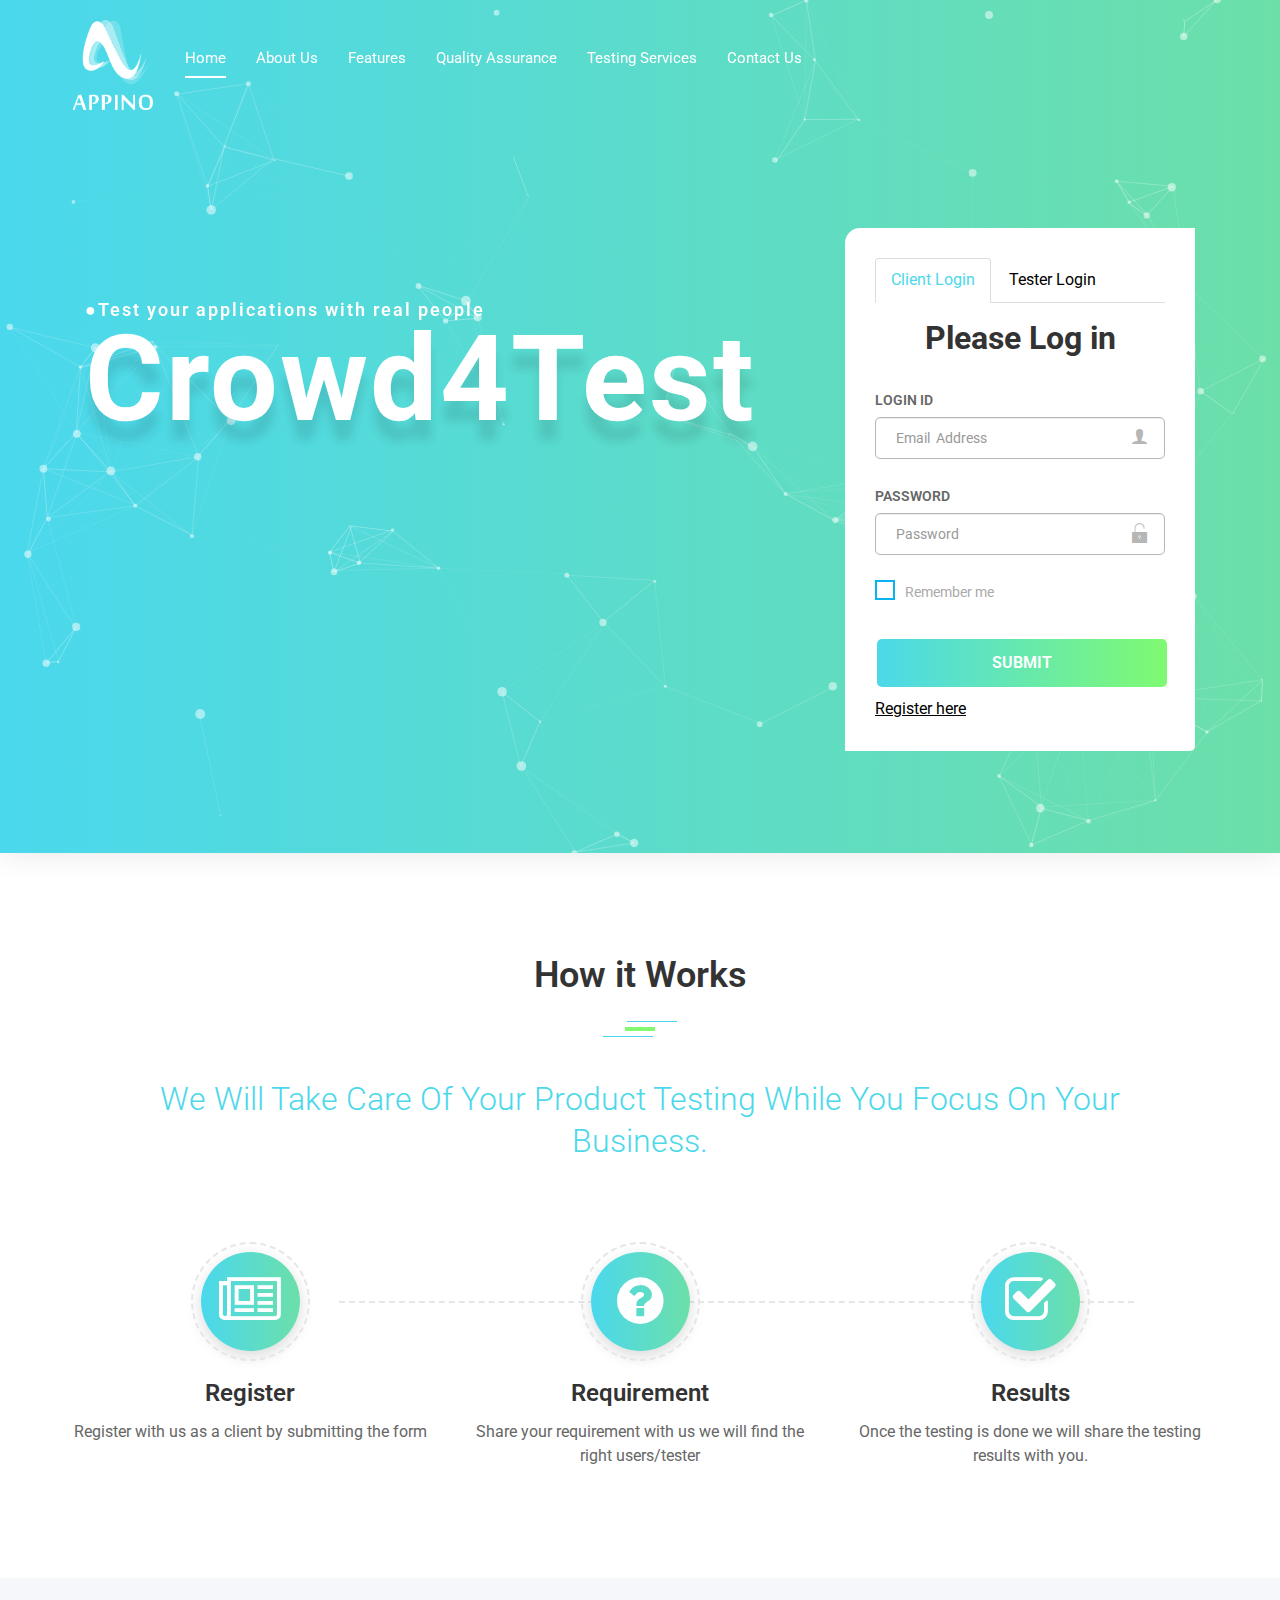
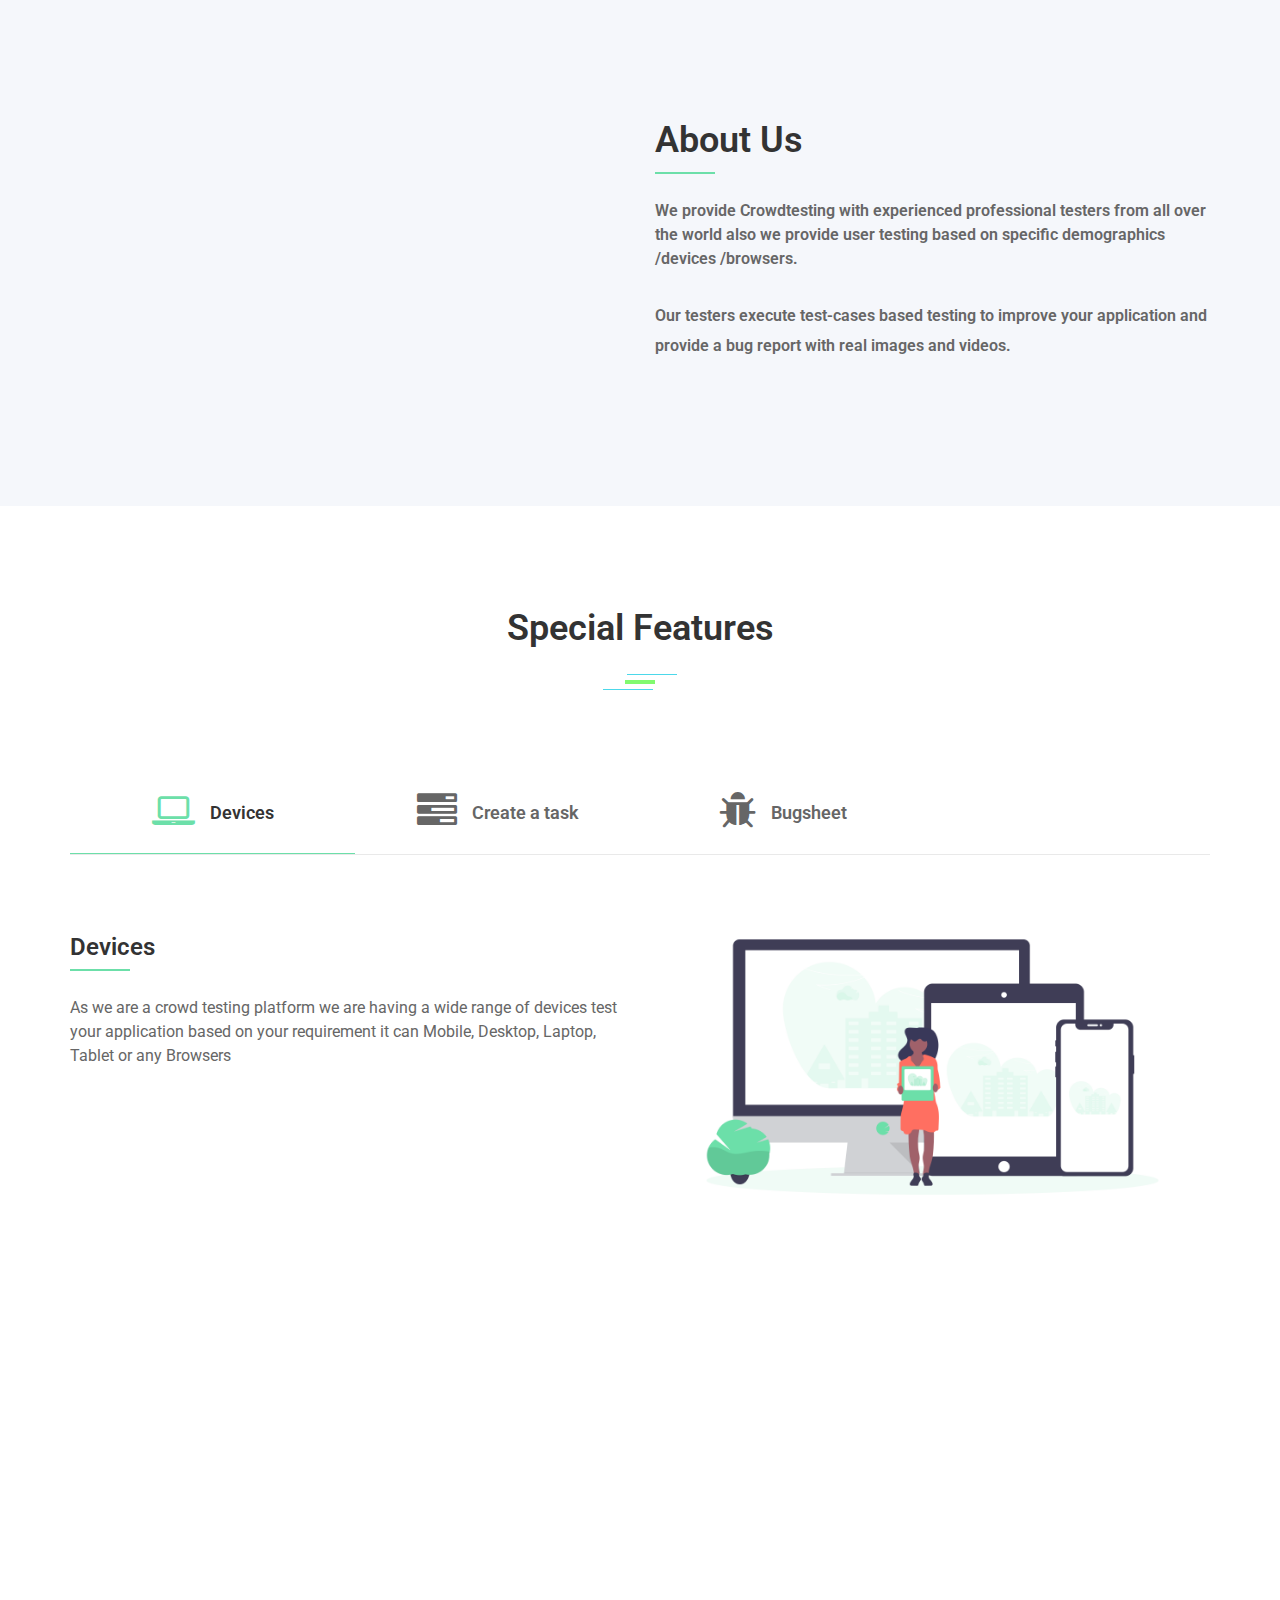
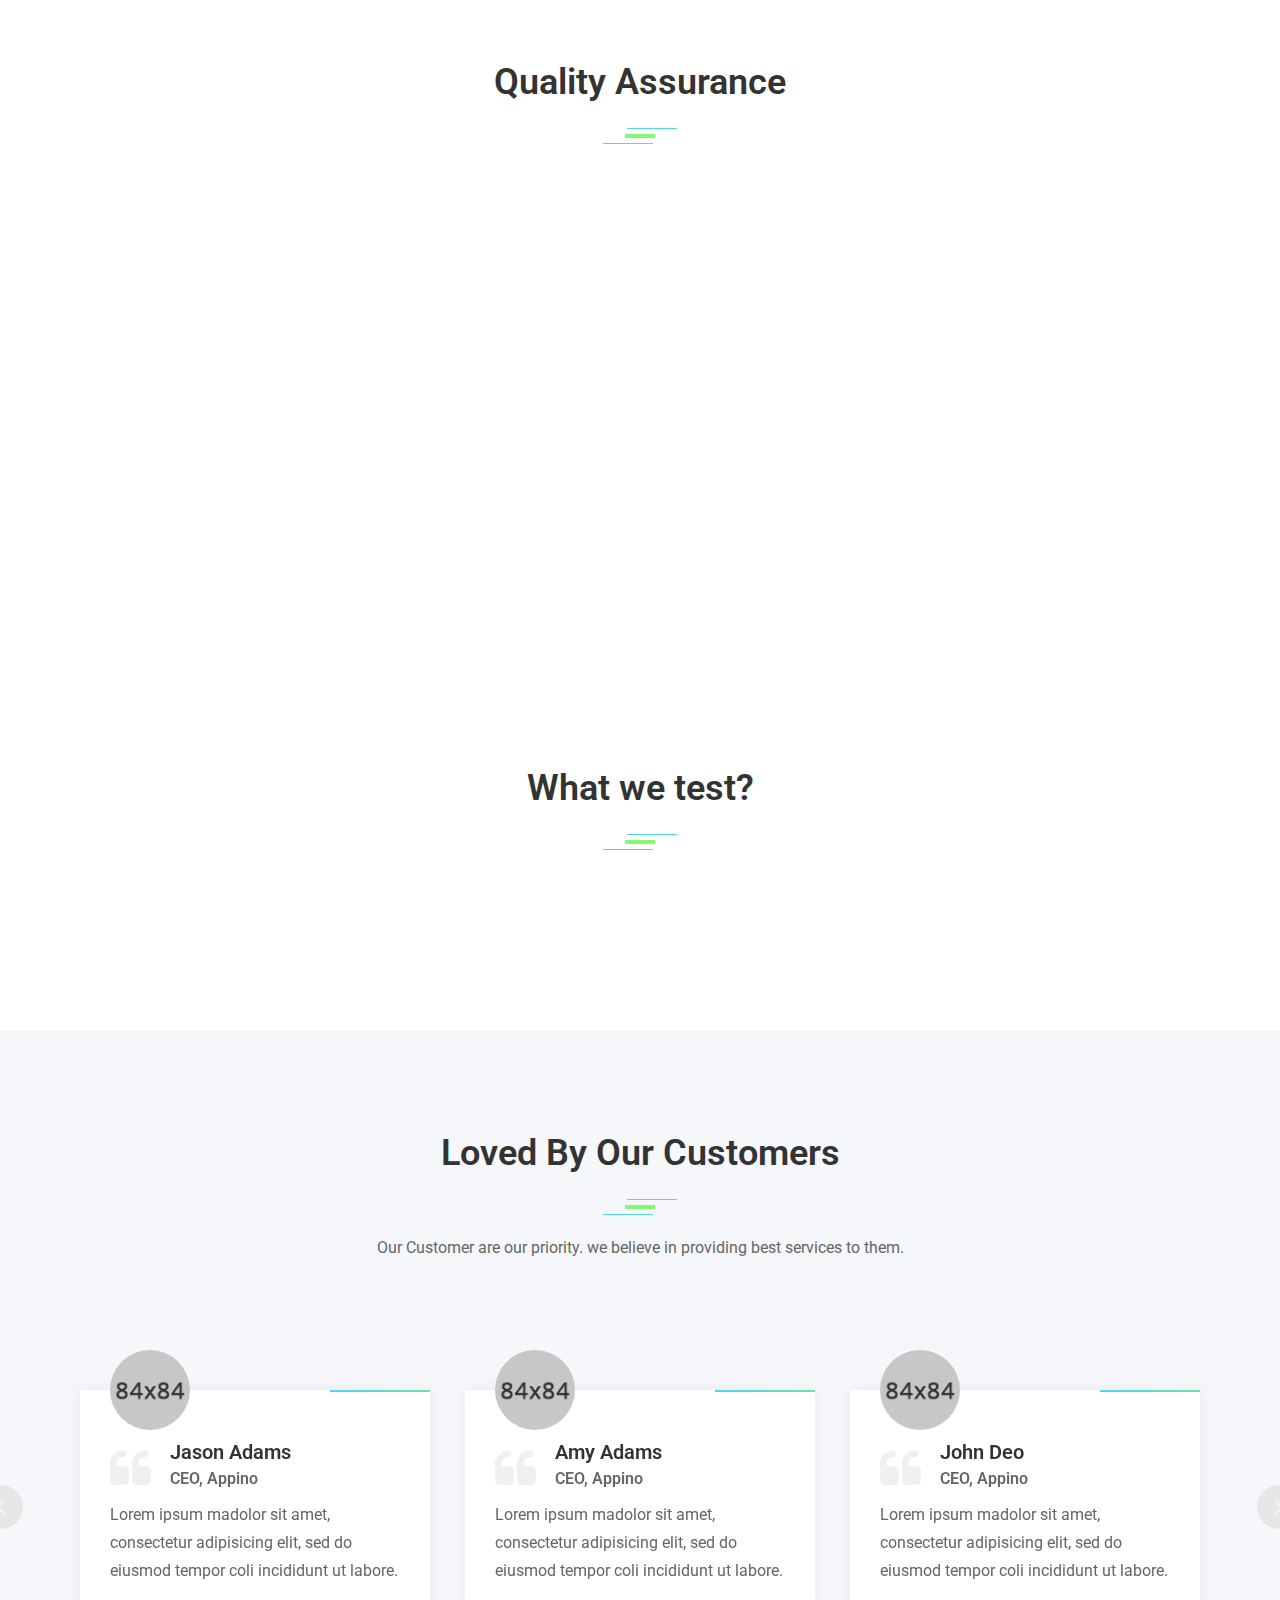
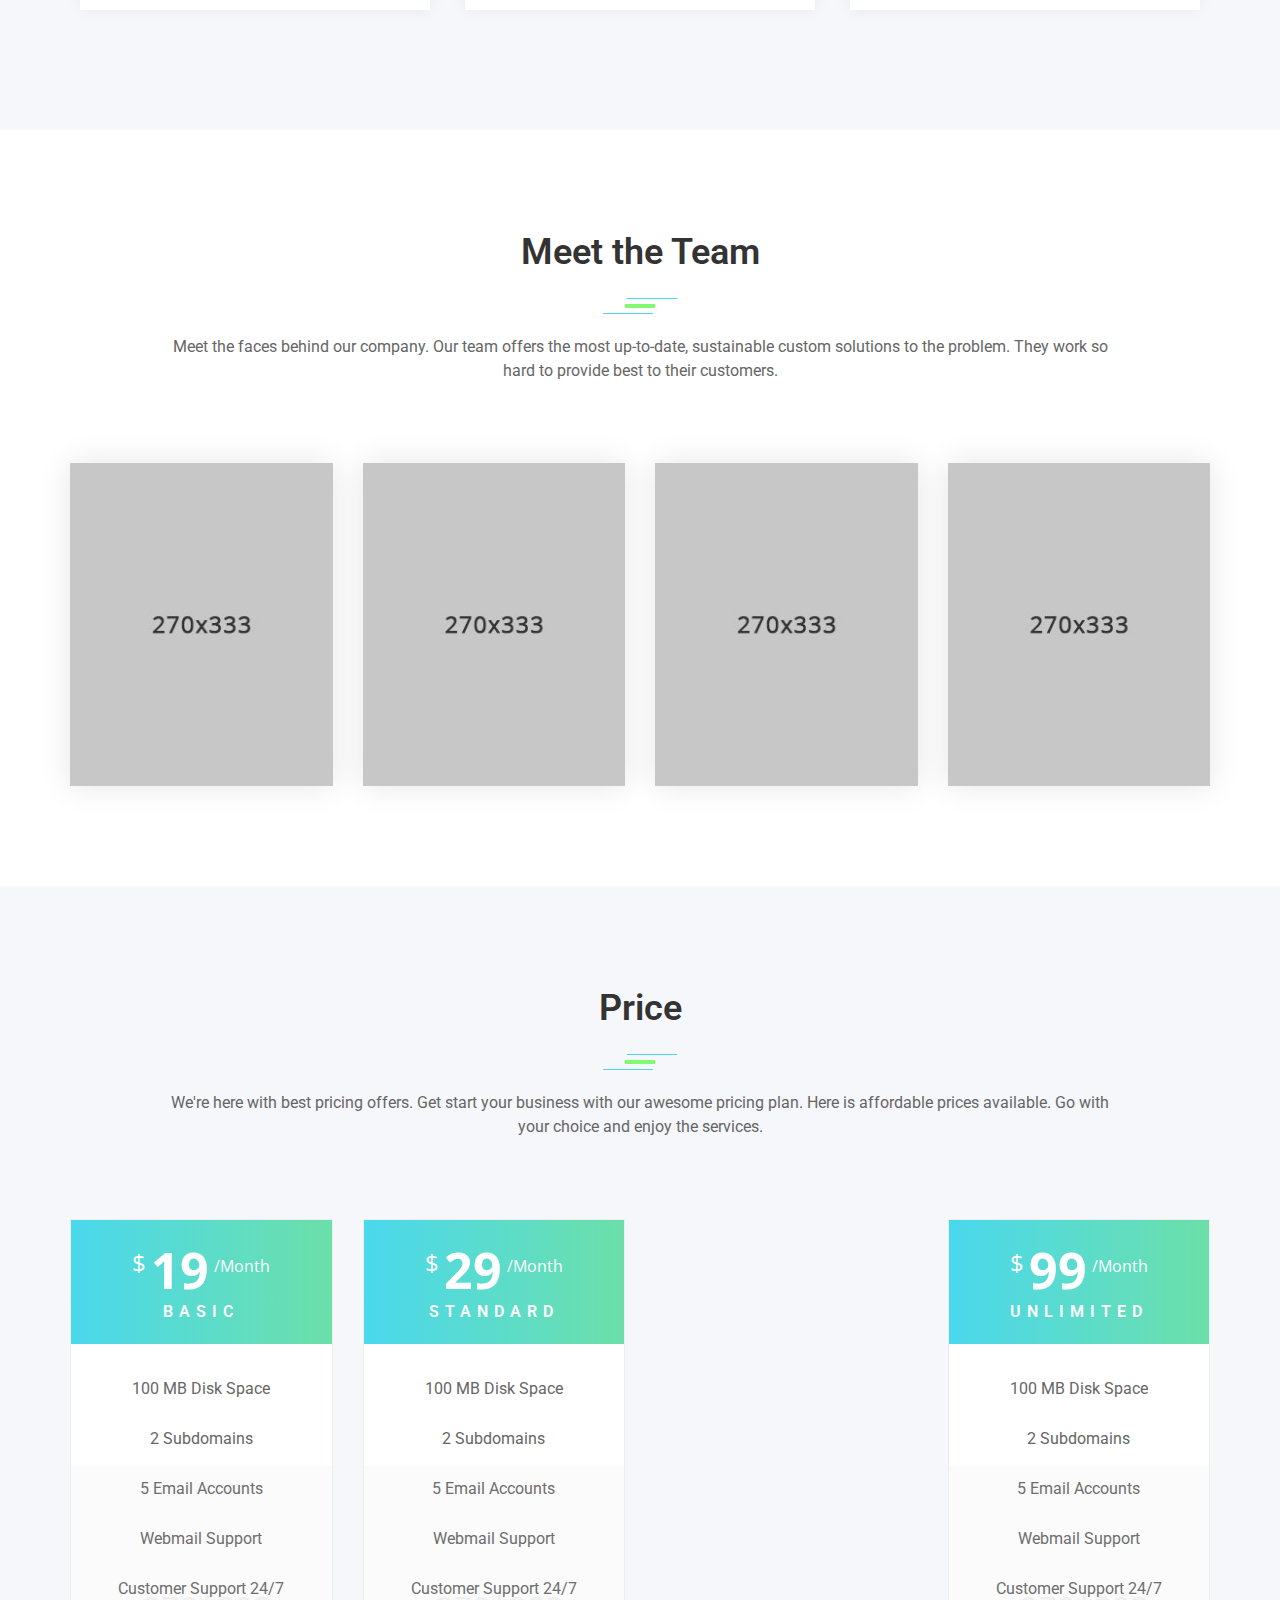
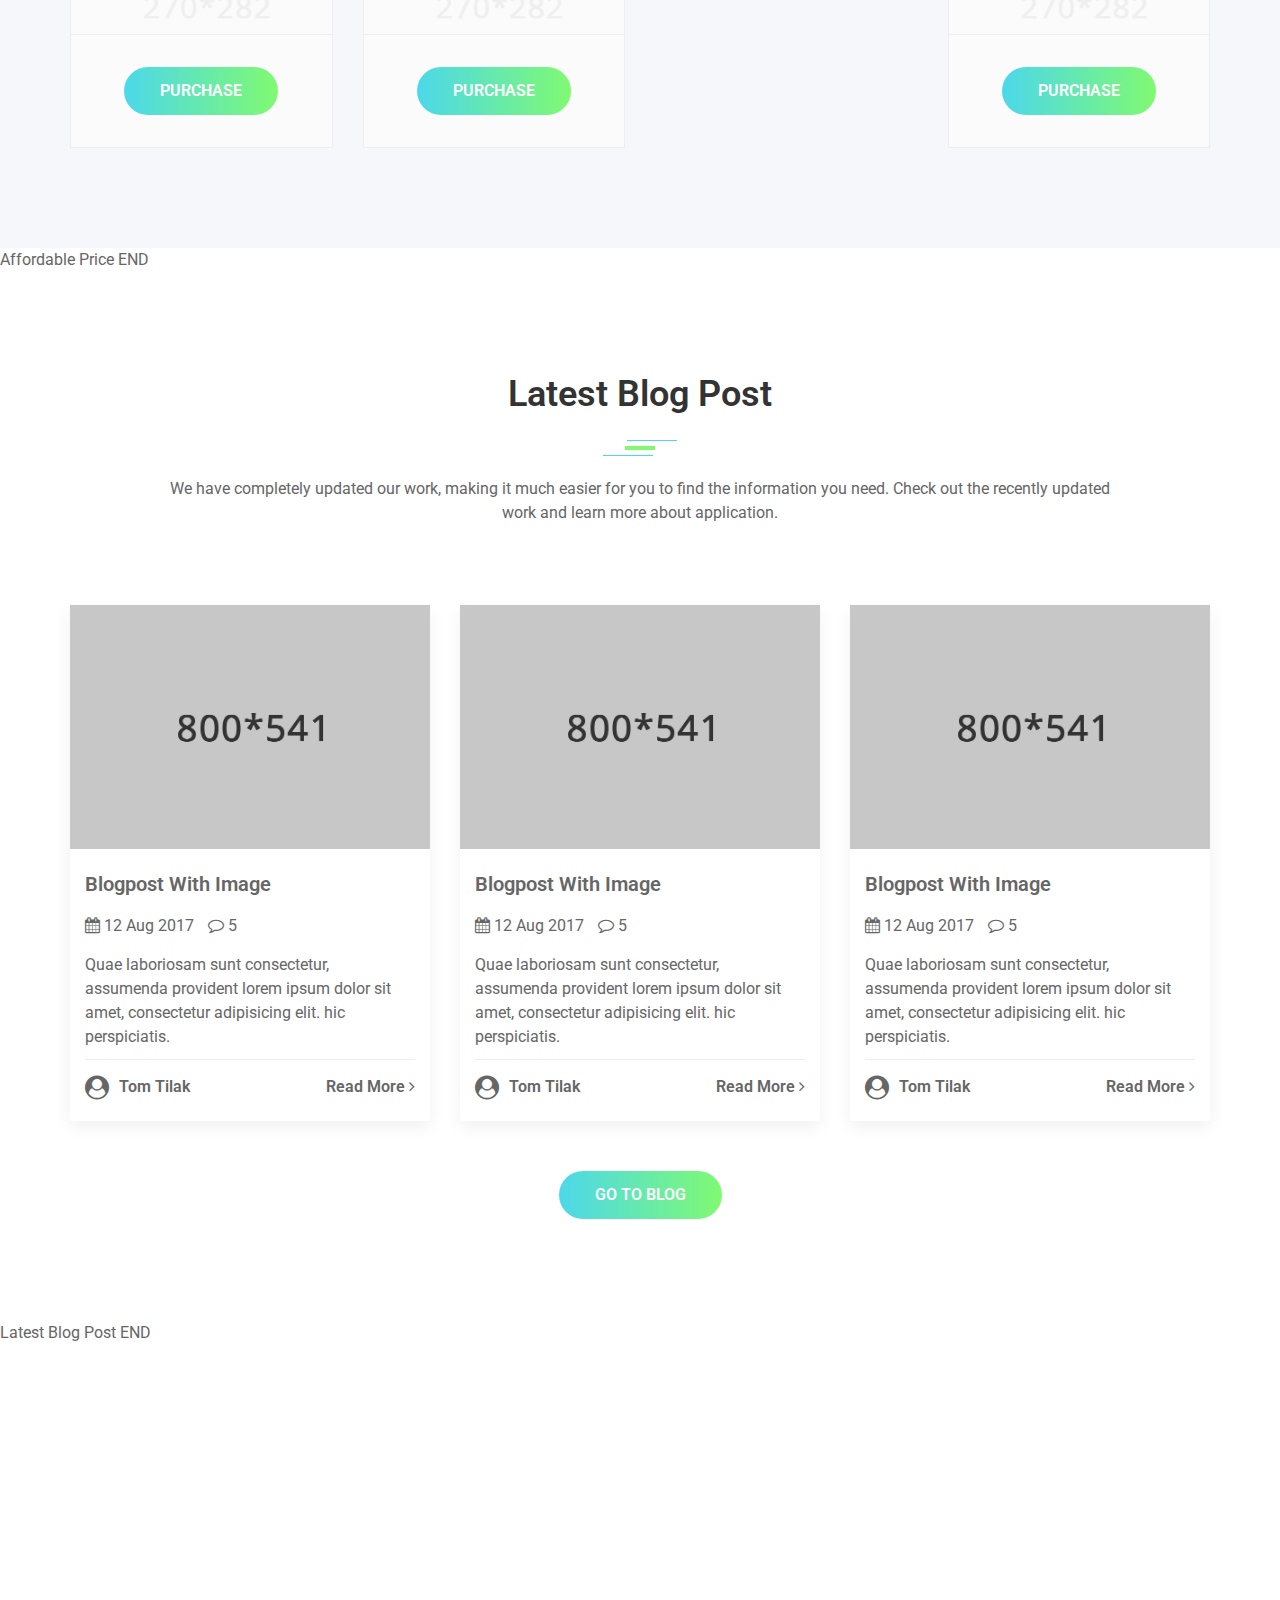
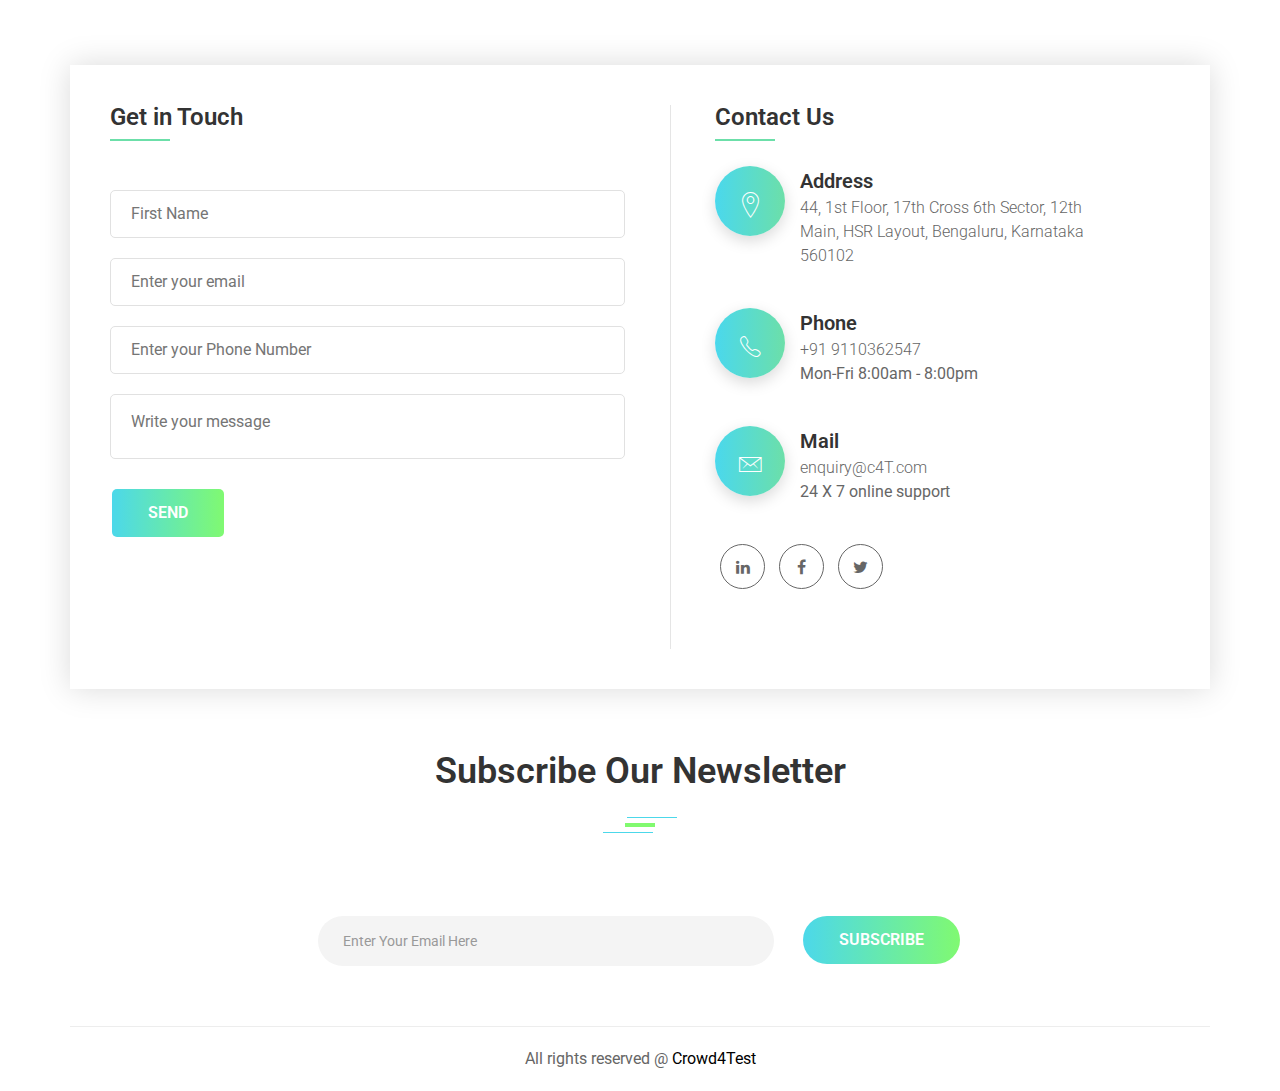
<file: index.html>
<!DOCTYPE html>
<html lang="en">

<head>
    <meta charset="utf-8">
    <meta http-equiv="X-UA-Compatible" content="IE=edge">
    <meta name="keywords" content="" />
    <meta name="description" content="" />
    <meta name="author" content="" />
    <meta name="viewport" content="width=device-width, initial-scale=1, maximum-scale=1" />

    <title>C4T</title>
    
    <!-- Favicon -->
    <link rel="shortcut icon" href="images/favicon.ico" />
    
    <!-- Google Fonts -->
    <link href="https://fonts.googleapis.com/css2?family=Roboto&display=swap" rel="stylesheet">
    <link rel="stylesheet" type="text/css" href="https://fonts.googleapis.com/css?family=Open+Sans:400,600,700&amp;Raleway:300,400,500,600,700,800,900">
    
    <!-- Bootstrap -->
    <link rel="stylesheet" href="css/bootstrap.min.css">
    
    <!-- owl-carousel -->
    <link rel="stylesheet" type="text/css" href="css/owl-carousel/owl.carousel.css" />
    
    <!-- Font Awesome -->
    <link rel="stylesheet" type="text/css" href="css/font-awesome.css" />

    <!-- Magnific Popup -->
    <link rel="stylesheet" type="text/css" href="css/magnific-popup/magnific-popup.css" />

    <!-- Animate -->
    <link rel="stylesheet" type="text/css" href="css/animate.css" />
    
    <!-- Ionicons -->
    <link rel="stylesheet" href="css/ionicons.min.css">
    
    <!-- Style -->
    <link rel="stylesheet" href="css/style.css">

    <!-- Responsive -->
    <link rel="stylesheet" href="css/responsive.css">

    <!-- custom style -->
    <link rel="stylesheet" href="css/custom.css" />

</head>

<body>

    <!-- loading -->

    <div id="loading" class="green-bg">
        <div id="loading-center">
            <div class="boxLoading"></div>
        </div>
    </div>

    <!-- loading End -->



    <!-- Header -->

    <header id="header-wrap" data-spy="affix" data-offset-top="55">
        <div class="container">
            <div class="row">
                <div class="col-sm-12">
                    <nav class="navbar navbar-default">
                        <!-- Brand and toggle get grouped for better mobile display -->
                        <div class="navbar-header">
                            <button type="button" class="navbar-toggle collapsed" data-toggle="collapse" data-target="#bs-example-navbar-collapse-1" aria-expanded="false">
                                <span class="sr-only">Toggle navigation</span>
                                <span class="icon-bar"></span>
                                <span class="icon-bar"></span>
                                <span class="icon-bar"></span>
                            </button>
                            <a class="navbar-brand" href="javascript:void(0)">
                                <img src="images/logo.png" alt="logo">
                            </a>
                        </div>
                        <!-- Collect the nav links, forms, and other content for toggling -->
                        <div class="collapse navbar-collapse" id="bs-example-navbar-collapse-1">
                            <ul class="nav navbar-nav navbar-left" id="top-menu">
                                <li class="active"><a href="#iq-home">Home</a></li>
                                <li><a href="#about-us">About Us</a></li>
                                <li><a href="#features">Features</a></li>
                                <li><a href="#qa">Quality Assurance</a></li>
                                <li><a href="#testing">Testing Services</a></li>
                               <!--  <li><a href="#reviews">Reviews</a></li>
                                <li><a href="#faq">FAQs</a></li> -->
                                <li><a href="#contact-us">Contact Us</a></li>
                            </ul>
                        </div>
                        <!-- /.navbar-collapse -->
                    </nav>
                </div>
            </div>
        </div>
    </header>

    <!-- Header End -->

    <!-- Banner -->
 
    <section id="iq-home" class="bannerq-bg iq-bg-fixed iq-box-shadow iq-over-black-90">
        <div id="particles-js"></div>
        <div class="container">
            <div class="row banner-text">
                <div class="col-md-8 col-lg-8">
                    <h1 class="iq-font-white iq-tw-8" data-animation="animated fadeInLeft"><small class="iq-font-white iq-tw-6"><b class="iq-font-white">&#9679;</b>Test your applications with real people</small>Crowd4Test</h1>                    
                </div>

                <div class="col-md-4 col-lg-4">
                    <form class="banner-form">
                      
                        <ul class="nav nav-tabs" role="tablist">
                        <li role="presentation" class="active"><a href="#home" aria-controls="home" role="tab" data-toggle="tab">Client Login</a></li>
                        <li role="presentation"><a href="#home" aria-controls="home" role="tab" data-toggle="tab">Tester Login</a></li>
                        </ul>

                        <h3 class="iq-tw-7">
                        Please Log in</h3>

                         <div role="tabpanel" class="tab-pane fade in active active" id="home">
                             <div class="form-group">
                            <label for="exampleInputEmail1" class="text-uppercase">Login id</label>
                            <input type="email" class="form-control" id="exampleInputEmail1" placeholder="Email  Address">
                            <i class="ion-ios-person"></i>
                        </div>
                        <div class="form-group">
                            <label for="exampleInputPassword1" class="text-uppercase">Password</label>
                            <input type="password" class="form-control" id="exampleInputPassword1" placeholder="Password">
                            <i class="ion-ios-unlocked"></i>
                        </div>
                         <div class="remember-checkbox iq-pt-10">
                            <input type="checkbox" name="one" id="one">
                            <label class="remember" for="one">Remember me</label>
                        </div>
                        <a href="javascript:void(0)" class="button btn-block text-center iq-mt-30">Submit</a>
                        <a href="#"><u>Register here</u></a>
                        </div>
        
                    </form>
                </div>



            </div>
        </div>
    </section>

    <!-- Banner End -->


<div class="main-content"> 
    <!-- How it Works -->

    <section class="overview-block-ptb iq-how-it-work">
        <div class="container">
            <div class="row">
                <div class="col-sm-12">
                    <div class="heading-title">
                        <h2 class="title iq-tw-6">How it Works</h2>
                        <div class="divider"></div>
                        <h3 class="iq-tw-3 iq-font-light-blue iq-mt-40 iq-plr-90">We Will Take Care Of Your Product Testing While You Focus On Your Business.</h3>
                    </div>
                </div>
            </div>
            <div class="row">
                <div class="col-sm-12 col-md-4 col-lg-4">
                    <div class="iq-Work-box text-center">
                        <div class="Work-icon">
                           <i class="fa fa-newspaper-o" aria-hidden="true"></i>

                            <div class="line"></div>
                        </div>
                        <h4 class="iq-tw-6 iq-mt-20 iq-mb-15">Register</h4>
                        <p>Register with us as a client by submitting the form</p>
                    </div>
                </div>
                <div class="col-sm-12 col-md-4 col-lg-4 re-mt-30">
                    <div class="iq-Work-box text-center">
                        <div class="Work-icon">
<i class="fa fa-question-circle" aria-hidden="true"></i>
                            <div class="line"></div>
                        </div>
                        <h4 class="iq-tw-6 iq-mt-20 iq-mb-15">Requirement</h4>
                        <p>Share your requirement with us we will find the right users/tester</p>
                    </div>
                </div>
                <div class="col-sm-12 col-md-4 col-lg-4 re-mt-30">
                    <div class="iq-Work-box text-center">
                        <div class="Work-icon">
<i class="fa fa-check-square-o" aria-hidden="true"></i>
                        </div>
                        <h4 class="iq-tw-6 iq-mt-20 iq-mb-15">Results </h4>
                        <p>Once the testing is done we will share the testing results with you.</p>
                    </div>
                </div>
            </div>
        </div>
    </section>

    <!-- How it Works END -->


    <!-- About Our App -->

    <section id="about-us" class="overview-block-ptb iq-about-1 grey-bg">
        <div class="container">
            <div class="row">
                <div class="col-sm-12 col-md-6 col-lg-6">
                    <img class="img-responsive center-block wow fadeInLeft" data-wow-duration="1s" src="images/about-us.png" alt="#">
                </div>
                <div class="col-sm-12 col-md-6 col-lg-6">
                    <h2 class="heading-left iq-tw-6 iq-mt-40">About Us</h2>
                    <div class="lead iq-tw-6 iq-mb-20">We provide Crowdtesting with experienced professional testers from all over the world also we provide user testing based on specific demographics /devices /browsers. <p> <br>Our testers execute test-cases based testing to improve your application and provide a bug report with real images and videos. </p> </div>
                   
                </div>
            </div>
        </div>
    </section>

    <!-- About Our App END -->

 <section id="features" class="overview-block-ptb iq-amazing-tab-one white-bg">
        <div class="container">
            <div class="row">
                <div class="col-sm-12">
                    <div class="heading-title">
                        <h2 class="title iq-tw-6">Special Features</h2>
                        <div class="divider"></div>
                        
                    </div>
                </div>
            </div>
            <div class="row">
                <div class="col-sm-12">
                    <!-- Nav tabs -->
                    <ul class="nav nav-tabs" role="tablist">
                       
                        <li role="presentation" class="active"><a href="#profile" aria-controls="profile" role="tab" data-toggle="tab"><i class="fa fa-laptop" aria-hidden="true"></i><span>Devices</span></a></li>
                        <li role="presentation"><a href="#messages" aria-controls="messages" role="tab" data-toggle="tab"><i class="fa fa-tasks" aria-hidden="true"></i><span>Create a task</span></a></li>
                        <li role="presentation"><a href="#settings" aria-controls="settings" role="tab" data-toggle="tab"><i class="fa fa-bug" aria-hidden="true"></i><span>Bugsheet</span></a></li>
                    </ul>
                    <!-- Tab panes -->
                    <div class="tab-content iq-mt-50">
                        
                        <div role="tabpanel" class="tab-pane fade in active active" id="profile">
                            <div class="row">
                                <div class="col-sm-12 col-md-6 col-lg-6">
                                    <h4 class="heading-left iq-tw-6 iq-mt-30">Devices</h4>
                                    <p>As we are a crowd testing platform we are having a wide range of devices test your application based on your requirement it can Mobile, Desktop, Laptop, Tablet or any Browsers</p>
                                </div>
                                <div class="col-sm-12 col-md-6 col-lg-6">
                                    <img class="img-responsive center-block" src="images/devices.png" alt="#">
                                </div>
                            </div>
                        </div>
                        <div role="tabpanel" class="tab-pane fade" id="messages">
                            <div class="row">
                                <div class="col-sm-12 col-md-6 col-lg-6">
                                    <img class="img-responsive center-block" src="images/task.png" alt="#">
                                </div>
                                <div class="col-sm-12 col-md-6 col-lg-6">
                                    <h4 class="heading-left iq-tw-6 iq-mt-30">Create a task</h4>
                                    <p>Once you share the test cases with us our testers will go through step-by-step test cases to find bugs in every possible way to ensure your product is bug-free for next release. </p>
                                </div>
                            </div>
                        </div>
                        <div role="tabpanel" class="tab-pane fade" id="settings">
                            <div class="row">
                                <div class="col-sm-12 col-md-6 col-lg-6">
                                    <h4 class="heading-left iq-tw-6 iq-mt-30">Bug Sheet</h4>
                                    <p>We share the bug report with you after testing is completed which it contains weak points, possible unintentional inputs, crashes, errors, which will be reported in images or video format.</p>
                                </div>
                                <div class="col-sm-12 col-md-6 col-lg-6">
                                    <img class="img-responsive center-block" src="images/bug.png" alt="#">
                                </div>
                            </div>
                        </div>
                    </div>
                </div>
            </div>
        </div>
    </section>
    <!-- Special Features -->

   

    <!-- Special Features END -->


    <!-- App Screenshots

    <section id="screenshots" class="overview-block-ptb iq-bg iq-bg-fixed iq-over-black-80 iq-screenshots" style=" background: url(images/banner/bg.jpg);">
        <div class="container">
            <div class="row">
                <div class="col-sm-12">
                    <div class="heading-title">
                        <h2 class="title iq-tw-6 iq-font-white">App Screenshots</h2>
                        <div class="divider white"></div>
                        <p class="iq-font-white">Appino is here with its best screenshot, from this photo gallery you can get idea about this application.</p>
                    </div>
                </div>
            </div>
            <div class="row">
                <div class="col-sm-12">
                    <div class="owl-carousel popup-gallery" data-autoplay="true" data-loop="true" data-nav="false" data-dots="true" data-items="4" data-items-laptop="4" data-items-tab="3" data-items-mobile="2" data-items-mobile-sm="1" data-margin="15">
                            <div class="item"><a href="images/screenshots/02.jpg" class="popup-img"><img class="img-responsive" src="images/screenshots/02.jpg" alt="#"></a></div>
                            <div class="item"><a href="images/screenshots/03.jpg" class="popup-img"><img class="img-responsive" src="images/screenshots/03.jpg" alt="#"></a></div>
                            <div class="item"><a href="images/screenshots/01.jpg" class="popup-img"><img class="img-responsive" src="images/screenshots/01.jpg" alt="#"></a></div>
                            <div class="item"><a href="images/screenshots/02.jpg" class="popup-img"><img class="img-responsive" src="images/screenshots/02.jpg" alt="#"></a></div>
                            <div class="item"><a href="images/screenshots/03.jpg" class="popup-img"><img class="img-responsive" src="images/screenshots/03.jpg" alt="#"></a></div>
                            <div class="item"><a href="images/screenshots/01.jpg" class="popup-img"><img class="img-responsive" src="images/screenshots/01.jpg" alt="#"></a></div>
                            <div class="item"><a href="images/screenshots/03.jpg" class="popup-img"><img class="img-responsive" src="images/screenshots/03.jpg" alt="#"></a></div>
                            <div class="item"><a href="images/screenshots/01.jpg" class="popup-img"><img class="img-responsive" src="images/screenshots/01.jpg" alt="#"></a></div>
                            <div class="item"><a href="images/screenshots/03.jpg" class="popup-img"><img class="img-responsive" src="images/screenshots/03.jpg" alt="#"></a></div>
                            <div class="item"><a href="images/screenshots/01.jpg" class="popup-img"><img class="img-responsive" src="images/screenshots/01.jpg" alt="#"></a></div>
                        </div>
                </div>
            </div>
        </div>
    </section>

   App Screenshots END -->


 <!-- Appino Great Feature -->


<!--*****************DESKTOP QA*********************-->
   <section id="qa" class="overview-block-ptb iq-great-feature white-bg hidden-xs hidden-sm">
        <div class="container">
            
            <div class="row">
                <div class="col-md-4">
                    <div class="iq-fancy-box-02 wow fadeInLeft" data-wow-duration="1s">
                        <div class="iq-icon green-bg">
<i class="fa fa-bug" aria-hidden="true"></i>
                        </div>
                        <div class="fancy-content">
                            <h5 class="iq-tw-6">Exploratory Bug Testing</h5>
                            <p>Get insights from your target audience</p>

                        </div>
                    </div>
                    <div class="iq-fancy-box-02 iq-mt-60 wow fadeInLeft" data-wow-duration="1s">
                        <div class="iq-icon green-bg">
<i class="fa fa-crosshairs" aria-hidden="true"></i>
                        </div>
                        <div class="fancy-content">
                            <h5 class="iq-tw-6">Prototype Evaluation </h5>
                            <p>At alpha or beta stage user gives feedback on the design, usability, and UX </p>
                        </div>
                    </div>
                    <div class="iq-fancy-box-02 iq-mt-60 wow fadeInLeft" data-wow-duration="1s">
                        <div class="iq-icon green-bg">
<i class="fa fa-check-square-o" aria-hidden="true"></i>
                        </div>
                        <div class="fancy-content">
                            <h5 class="iq-tw-6">Regression Testing</h5>
							<p>Create a bug-free app with us after every release </p>

                        </div>
                    </div>
                     <div class="iq-fancy-box-02 iq-mt-60 wow fadeInLeft" data-wow-duration="1s">
                        <div class="iq-icon green-bg">
<i class="fa fa-clock-o" aria-hidden="true"></i>
                        </div>
                        <div class="fancy-content">
                            <h5 class="iq-tw-6">Load and Performance Testing</h5>
                            <p>Prepare your product to handle a large number of users</p>
                        </div>
                    </div>
       
                </div>
                <div class="col-md-4 text-center">
                    <img src="images/one.png" class="img-responsive center-block wow fadeInUp" data-wow-duration="1s" alt="#">
                <div class="row">
                <div class="col-sm-12">
                    <div class="heading-title">
                        <h2 class="title iq-tw-6">Quality Assurance</h2>
                        <div class="divider"></div>
                    </div>
                </div>
            </div>
                </div>
                <div class="col-md-4">
                    <div class="iq-fancy-box-02 wow fadeInRight" data-wow-duration="1s">
                        <div class="iq-icon green-bg">
<i class="fa fa-exclamation-triangle" aria-hidden="true"></i>
                        </div>
                        <div class="fancy-content">
                            <h5 class="iq-tw-6">Structured Bug Testing</h5>
                            <p>With Crowdtesting, we do step-by-step detailed use case testing</p>
                        </div>
                    </div>
                    <div class="iq-fancy-box-02 iq-mt-60 wow fadeInRight" data-wow-duration="1s">
                        <div class="iq-icon green-bg">
<i class="fa fa-map-marker" aria-hidden="true"></i>
                        </div>
                        <div class="fancy-content">
                            <h5 class="iq-tw-6">Localisation Testing</h5>
                            <p>Test your app with the right audience on geographical content|UI/UX elements</p>
                        </div>
                    </div>        
                    <div class="iq-fancy-box-02 iq-mt-60 wow fadeInRight" data-wow-duration="1s">
                        <div class="iq-icon green-bg">
<i class="fa fa-plus" aria-hidden="true"></i>
                        </div>
                        <div class="fancy-content">
                            <h5 class="iq-tw-6">Test Case Creation</h5>
                            <p>Our tester prepare test cases & use cases for your product </p>
                        </div>
                    </div>
                    <div class="iq-fancy-box-02 iq-mt-60 wow fadeInRight" data-wow-duration="1s">
                        <div class="iq-icon green-bg">
<i class="fa fa-globe" aria-hidden="true"></i>
                        </div>
                        <div class="fancy-content">
                            <h5 class="iq-tw-6">Remote Interviews</h5>
                            <p>Get real product feedback from the users by interviewing them</p>
                        </div>
                    </div>
                </div>
            </div>
        </div>
    </section>

<!--****************************PHONE QA*************************************-->
 <section id="qa" class="overview-block-ptb iq-great-feature white-bg hidden-lg hidden-xl hidden-md">
        <div class="container">
            
            <div class="row">
                <div class="col-md-4">
                	 <div class="col-md-4 text-center">
                    <img src="images/one.png" class="img-responsive center-block wow fadeInUp" data-wow-duration="1s" alt="#">
                <div class="row">
                <div class="col-sm-12">
                    <div class="heading-title">
                        <h2 class="title iq-tw-6">Quality Assurance</h2>
                        <div class="divider"></div>
                    </div>
                </div>
            </div>
                </div>
                    <div class="iq-fancy-box-02 wow fadeInLeft" data-wow-duration="1s">
                        <div class="iq-icon green-bg">
<i class="fa fa-bug" aria-hidden="true"></i>
                        </div>
                        <div class="fancy-content">
                            <h5 class="iq-tw-6">Exploratory Bug Testing</h5>
                            <p>Get insights from your target audience</p>

                        </div>
                    </div>
                    <div class="iq-fancy-box-02 wow fadeInLeft" data-wow-duration="1s">
                        <div class="iq-icon green-bg">
<i class="fa fa-crosshairs" aria-hidden="true"></i>
                        </div>
                        <div class="fancy-content">
                            <h5 class="iq-tw-6">Prototype Evaluation </h5>
                            <p>At alpha or beta stage user gives feedback on the design, usability, and UX </p>
                        </div>
                    </div>
                    <div class="iq-fancy-box-02 wow fadeInLeft" data-wow-duration="1s">
                        <div class="iq-icon green-bg">
<i class="fa fa-check-square-o" aria-hidden="true"></i>
                        </div>
                        <div class="fancy-content">
                            <h5 class="iq-tw-6">Regression Testing</h5>
							<p>Create a bug-free app with us after every release </p>

                        </div>
                    </div>
                     <div class="iq-fancy-box-02 wow fadeInLeft" data-wow-duration="1s">
                        <div class="iq-icon green-bg">
<i class="fa fa-clock-o" aria-hidden="true"></i>
                        </div>
                        <div class="fancy-content">
                            <h5 class="iq-tw-6">Load and Performance Testing</h5>
                            <p>Prepare your product to handle a large number of users</p>
                        </div>
                    </div>
       
                </div>
               
                <div class="col-md-4">
                    <div class="iq-fancy-box-02 wow fadeInRight" data-wow-duration="1s">
                        <div class="iq-icon green-bg">
<i class="fa fa-exclamation-triangle" aria-hidden="true"></i>
                        </div>
                        <div class="fancy-content">
                            <h5 class="iq-tw-6">Structured Bug Testing</h5>
                            <p>With Crowdtesting, we do step-by-step detailed use case testing</p>
                        </div>
                    </div>
                    <div class="iq-fancy-box-02 wow fadeInRight" data-wow-duration="1s">
                        <div class="iq-icon green-bg">
<i class="fa fa-map-marker" aria-hidden="true"></i>
                        </div>
                        <div class="fancy-content">
                            <h5 class="iq-tw-6">Localisation Testing</h5>
                            <p>Test your app with the right audience on geographical content|UI/UX elements</p>
                        </div>
                    </div>        
                    <div class="iq-fancy-box-02 wow fadeInRight" data-wow-duration="1s">
                        <div class="iq-icon green-bg">
<i class="fa fa-plus" aria-hidden="true"></i>
                        </div>
                        <div class="fancy-content">
                            <h5 class="iq-tw-6">Test Case Creation</h5>
                            <p>Our tester prepare test cases & use cases for your product </p>
                        </div>
                    </div>
                    <div class="iq-fancy-box-02 wow fadeInRight" data-wow-duration="1s">
                        <div class="iq-icon green-bg">
<i class="fa fa-globe" aria-hidden="true"></i>
                        </div>
                        <div class="fancy-content">
                            <h5 class="iq-tw-6">Remote Interviews</h5>
                            <p>Get real product feedback from the users by interviewing them</p>
                        </div>
                    </div>
                </div>
            </div>
        </div>
    </section>
    <!--*****************************************************************-->







    <!--************************ DESKTOP WHAT WE TEST ************************-->

 <section id="testing" class="overview-block-ptb iq-great-feature white-bg hidden-xs hidden-sm">
        <div class="container">
           
            <div class="row">
                <div class="col-md-4">
                    <div class="iq-fancy-box-02 wow fadeInLeft" data-wow-duration="1s">
                        <div class="iq-icon green-bg">
<i class="fa fa-mobile" aria-hidden="true"></i>
                        </div>
                        <div class="fancy-content">
                            <h5 class="iq-tw-61">Mobile</h5>
                        </div>
                    </div>
                    <div class="iq-fancy-box-02 iq-mt-60 wow fadeInLeft" data-wow-duration="1s">
                        <div class="iq-icon green-bg">
<i class="fa fa-desktop" aria-hidden="true"></i>
                        </div>
                        <div class="fancy-content">
                            <h5 class="iq-tw-61">Desktop</h5>
                        </div>
                    </div>
                     <div class="iq-fancy-box-02 iq-mt-60 wow fadeInLeft" data-wow-duration="1s">
                        <div class="iq-icon green-bg">
<i class="fa fa-laptop" aria-hidden="true"></i>
                        </div>
                        <div class="fancy-content">
                            <h5 class="iq-tw-61">IOT</h5>
                        </div>
                    </div>
                </div>
                <div class="col-md-4 text-center hidden-sm hidden-xs">
                    <img src="images/two.png" class="img-responsive center-block wow fadeInUp" data-wow-duration="1s" alt="#">
                     <div class="row">
                <div class="col-sm-12">
                    <div class="heading-title">
                        <h2 class="title iq-tw-6">What we test?</h2>
                        <div class="divider"></div>
                    </div>
                </div>
            </div>
                </div>

                <div class="col-md-4">
                    <div class="iq-fancy-box-02 wow fadeInRight" data-wow-duration="1s">
                        <div class="iq-icon green-bg">
<i class="fa fa-laptop" aria-hidden="true"></i>
                        </div>
                        <div class="fancy-content">
                            <h5 class="iq-tw-61">Websites</h5>
                        </div>
                    </div>
                    <div class="iq-fancy-box-02 iq-mt-60 wow fadeInRight" data-wow-duration="1s">
                        <div class="iq-icon green-bg">
<i class="fa fa-binoculars" aria-hidden="true"></i>
                        </div>
                        <div class="fancy-content">
                            <h5 class="iq-tw-61">AR/VR</h5>
                        </div>
                    </div>        
                    <div class="iq-fancy-box-02 iq-mt-60 wow fadeInRight" data-wow-duration="1s">
                        <div class="iq-icon green-bg">
<i class="fa fa-comments" aria-hidden="true"></i>
                        </div>
                        <div class="fancy-content">
                            <h5 class="iq-tw-61">Chatbots</h5>
                        </div>
                    </div>
                 </div>
            </div>
        </div>
    </section>


<!--***********************MOBILE WHAT WE TEST*********************-->
 <section id="testing" class="overview-block-ptb iq-great-feature white-bg hidden-lg hidden-xl hidden-md">
        <div class="container">
           
            <div class="row">
                <div class="col-md-4">
                	  <div class="col-md-4 text-center">
                    <img src="images/two.png" class="img-responsive center-block wow fadeInUp" data-wow-duration="1s" alt="#">
                     <div class="row">
                <div class="col-sm-12">
                    <div class="heading-title">
                        <h2 class="title iq-tw-6">What we test?</h2>
                        <div class="divider"></div>
                    </div>
                </div>
            </div>
                </div>
                    <div class="iq-fancy-box-02 wow fadeInLeft" data-wow-duration="1s">
                        <div class="iq-icon green-bg">
<i class="fa fa-mobile" aria-hidden="true"></i>
                        </div>
                        <div class="fancy-content">
                            <h5 class="iq-tw-61">Mobile</h5>
                        </div>
                    </div>
                    <div class="iq-fancy-box-02 wow fadeInLeft" data-wow-duration="1s">
                        <div class="iq-icon green-bg">
<i class="fa fa-desktop" aria-hidden="true"></i>
                        </div>
                        <div class="fancy-content">
                            <h5 class="iq-tw-61">Desktop</h5>
                        </div>
                    </div>
                     <div class="iq-fancy-box-02 wow fadeInLeft" data-wow-duration="1s">
                        <div class="iq-icon green-bg">
<i class="fa fa-laptop" aria-hidden="true"></i>
                        </div>
                        <div class="fancy-content">
                            <h5 class="iq-tw-61">IOT</h5>
                        </div>
                    </div>
                </div>
              

                <div class="col-md-4">
                    <div class="iq-fancy-box-02 wow fadeInRight" data-wow-duration="1s">
                        <div class="iq-icon green-bg">
<i class="fa fa-laptop" aria-hidden="true"></i>
                        </div>
                        <div class="fancy-content">
                            <h5 class="iq-tw-61">Websites</h5>
                        </div>
                    </div>
                    <div class="iq-fancy-box-02 wow fadeInRight" data-wow-duration="1s">
                        <div class="iq-icon green-bg">
<i class="fa fa-binoculars" aria-hidden="true"></i>
                        </div>
                        <div class="fancy-content">
                            <h5 class="iq-tw-61">AR/VR</h5>
                        </div>
                    </div>        
                    <div class="iq-fancy-box-02 wow fadeInRight" data-wow-duration="1s">
                        <div class="iq-icon green-bg">
<i class="fa fa-comments" aria-hidden="true"></i>
                        </div>
                        <div class="fancy-content">
                            <h5 class="iq-tw-61">Chatbots</h5>
                        </div>
                    </div>
                 </div>
            </div>
        </div>
    </section>
    <!--*************************************************-->

    <!-- Amazing Feature -->

     <section id="reviews" class="overview-block-ptb grey-bg iq-loved-customers">
        <div class="container">
            <div class="row">
                <div class="col-sm-12">
                    <div class="heading-title">
                        <h2 class="title iq-tw-6">Loved By Our Customers</h2>
                        <div class="divider"></div>
                        <p>Our Customer are our priority. we believe in providing best services to them. </p>
                    </div>
                </div>
            </div>
            <div class="row">
                <div class="col-sm-12">
                    <div class="owl-carousel" data-autoplay="true" data-loop="true" data-nav="true" data-dots="false" data-items="3" data-items-laptop="2" data-items-tab="2" data-items-mobile="1" data-items-mobile-sm="1" data-margin="15" >
                        <div class="item">
                            <div class="iq-client white-bg">
                                <div class="client-img">
                                    <img alt="#" class="img-responsive img-circle" src="images/testimonial/01.jpg">
                                </div>
                                <div class="client-info">
                                    <div class="client-name iq-mb-10">
                                        <h5 class="iq-tw-6">Jason Adams</h5>
                                        <span class="sub-title iq-tw-6">CEO, Appino</span>
                                    </div>
                                    <p>Lorem ipsum madolor sit amet, consectetur adipisicing elit, sed do eiusmod tempor coli incididunt ut labore.</p>
                                </div>
                            </div>
                        </div>
                        <div class="item">
                            <div class="iq-client white-bg">
                                <div class="client-img">
                                    <img alt="#" class="img-responsive img-circle" src="images/testimonial/02.jpg">
                                </div>
                                <div class="client-info">
                                    <div class="client-name iq-mb-10">
                                        <h5 class="iq-tw-6">Amy Adams</h5>
                                        <span class="sub-title iq-tw-6">CEO, Appino</span>
                                    </div>
                                    <p>Lorem ipsum madolor sit amet, consectetur adipisicing elit, sed do eiusmod tempor coli incididunt ut labore.</p>
                                </div>
                            </div>
                        </div>
                        <div class="item">
                            <div class="iq-client white-bg">
                                <div class="client-img">
                                    <img alt="#" class="img-responsive img-circle" src="images/testimonial/03.jpg">
                                </div>
                                <div class="client-info">
                                    <div class="client-name iq-mb-10">
                                        <h5 class="iq-tw-6">John Deo</h5>
                                        <span class="sub-title iq-tw-6">CEO, Appino</span>
                                    </div>
                                    <p>Lorem ipsum madolor sit amet, consectetur adipisicing elit, sed do eiusmod tempor coli incididunt ut labore.</p>
                                </div>
                            </div>
                        </div>
                       
                        
                    </div>
                </div>
            </div>
        </div>
    </section> 

    <!-- Amazing Feature END -->


    
   
    <!-- Meet the Team -->

    <section id="team" class="overview-block-ptb white-bg">
        <div class="container">
            <div class="row">
                <div class="col-sm-12">
                    <div class="heading-title">
                        <h2 class="title iq-tw-6">Meet the Team</h2>
                        <div class="divider"></div>
                        <p>Meet the faces behind our company. Our team offers the most up-to-date, sustainable custom solutions to the problem. They work so hard to provide best to their customers.</p>
                    </div>
                </div>
            </div>
            <div class="row">
                <div class="col-sm-6 col-lg-3 col-md-3">
                    <div class="iq-team">
                        <img src="images/team/01.jpg" class="img-responsive center-block" alt="#">
                        <div class="iq-team-info text-center">
                            <h4 class="iq-font-white iq-tw-5">Jason Adams</h4>
                            <span class="team-post iq-tw-5">UI/UX Designer</span>
                            <div class="share iq-mt-15">
                                <span> <i class="fa fa-share-alt iq-mr-10" aria-hidden="true"></i> Share With</span>
                                <nav>
                                    <a href="javascript:void(0)"><i class="fa fa-twitter"></i></a>
                                    <a href="javascript:void(0)"><i class="fa fa-facebook"></i></a>
                                    <a href="javascript:void(0)"><i class="fa fa-google"></i></a>
                                    <a href="javascript:void(0)"><i class="fa fa-github"></i></a>
                                </nav>
                            </div>
                        </div>
                    </div>
                </div>
                <div class="col-sm-6 col-lg-3 col-md-3">
                    <div class="iq-team re7-mt-50">
                        <img src="images/team/02.jpg" class="img-responsive center-block" alt="#">
                        <div class="iq-team-info text-center">
                            <h4 class="iq-font-white iq-tw-5">Amy Adams</h4>
                            <span class="team-post iq-tw-5">UI/UX Designer</span>
                            <div class="share iq-mt-15">
                                <span> <i class="fa fa-share-alt iq-mr-10" aria-hidden="true"></i> Share With</span>
                                <nav>
                                    <a href="javascript:void(0)"><i class="fa fa-twitter"></i></a>
                                    <a href="javascript:void(0)"><i class="fa fa-facebook"></i></a>
                                    <a href="javascript:void(0)"><i class="fa fa-google"></i></a>
                                    <a href="javascript:void(0)"><i class="fa fa-github"></i></a>
                                </nav>
                            </div>
                        </div>
                    </div>
                </div>
                <div class="col-sm-6 col-lg-3 col-md-3 re-mt-30">
                    <div class="iq-team">
                        <img src="images/team/03.jpg" class="img-responsive center-block" alt="#">
                        <div class="iq-team-info text-center">
                            <h4 class="iq-font-white iq-tw-5">John Deo</h4>
                            <span class="team-post iq-tw-5">UI/UX Designer</span>
                            <div class="share iq-mt-15">
                                <span> <i class="fa fa-share-alt iq-mr-10" aria-hidden="true"></i> Share With</span>
                                <nav>
                                    <a href="javascript:void(0)"><i class="fa fa-twitter"></i></a>
                                    <a href="javascript:void(0)"><i class="fa fa-facebook"></i></a>
                                    <a href="javascript:void(0)"><i class="fa fa-google"></i></a>
                                    <a href="javascript:void(0)"><i class="fa fa-github"></i></a>
                                </nav>
                            </div>
                        </div>
                    </div>
                </div>
                <div class="col-sm-6 col-lg-3 col-md-3 re-mt-30">
                    <div class="iq-team">
                        <img src="images/team/04.jpg" class="img-responsive center-block" alt="#">
                        <div class="iq-team-info text-center">
                            <h4 class="iq-font-white iq-tw-5">James Clayton</h4>
                            <span class="team-post iq-tw-5">UI/UX Designer</span>
                            <div class="share iq-mt-15">
                                <span> <i class="fa fa-share-alt iq-mr-10" aria-hidden="true"></i> Share With</span>
                                <nav>
                                    <a href="javascript:void(0)"><i class="fa fa-twitter"></i></a>
                                    <a href="javascript:void(0)"><i class="fa fa-facebook"></i></a>
                                    <a href="javascript:void(0)"><i class="fa fa-google"></i></a>
                                    <a href="javascript:void(0)"><i class="fa fa-github"></i></a>
                                </nav>
                            </div>
                        </div>
                    </div>
                </div>
            </div>
        </div>
    </section>

     <!-- Meet the Team END -->


    <!-- Counter 

    <div class="iq-ptb-70 iq-counter-box iq-bg iq-bg-fixed iq-over-black-80" style="background: url(images/about/04.jpg);">
        <div class="container">
            <div class="row">
                <div class="col-lg-3 col-sm-3 col-xs-6 text-center">
                    <div class="counter"> <i class="ion-ios-folder-outline iq-font-white" aria-hidden="true"></i> <span class="timer iq-tw-6 iq-font-black" data-to="1540" data-speed="10000">1540</span>
                        <label class="iq-font-white">Project</label>
                    </div>
                </div>
                <div class="col-lg-3 col-sm-3 col-xs-6 text-center">
                    <div class="counter"> <i class="ion-ios-paper-outline iq-font-white" aria-hidden="true"></i> <span class="timer iq-tw-6 iq-font-black" data-to="2530" data-speed="10000">2530</span>
                        <label class="iq-font-white">AWARDS</label>
                    </div>
                </div>
                <div class="col-lg-3 col-sm-3 col-xs-6 text-center re7-mt-50">
                    <div class="counter"> <i class="ion-ios-person-outline iq-font-white" aria-hidden="true"></i> <span class="timer iq-tw-6 iq-font-black" data-to="8120" data-speed="10000">8120</span>
                        <label class="iq-font-white">HAPPY CLIENTS</label>
                    </div>
                </div>
                <div class="col-lg-3 col-sm-3 col-xs-6 text-center re7-mt-50">
                    <div class="counter"> <i class="ion-ios-star iq-font-white" aria-hidden="true"></i> <span class="timer iq-tw-6 iq-font-black" data-to="1620" data-speed="10000">1620</span>
                        <label class="iq-font-white">TOTAL APP RATES</label>
                    </div>
                </div>
            </div>
        </div>
    </div>


     Counter END -->


    <!-- Frequently Asked Questions -->

   <!--  <section id="faq" class="overview-block-ptb white-bg">
        <div class="container">
            <div class="row">
                <div class="col-sm-12">
                    <div class="heading-title">
                        <h2 class="title iq-tw-6">Frequently Asked Questions</h2>
                        <div class="divider"></div>
                        <p>If you got any query? Here you go! Don't hesitate to ask any Question! We are happy to help with your questions. Here you go! Don't hesitate to ask any Question! We are happy to help with your questions.</p>
                    </div>
                </div>
            </div>
            <div class="row">
                <div class="col-sm-12 col-md-6">
                  <h6 class="iq-tw-6 iq-font-black iq-pb-20 lead">Lorem Ipsum has been the industry's standard dummy text ever since the 1500s, when an unknown printer took a galley,</h6>
                    <p>Lorem Ipsum has been the industry's standard dummy text ever since the 1500s,when an unknown printer took a galley of type and scrambled it to make a type specimen book. It has survived not only five centuries, but also the leap into electronic typesetting,<br><br>Lorem Ipsum is simply dummy text of the printing and typesetting industry. Lorem Ipsum has been the industry's standard dummy text ever since the 1500s, Lorem Ipsum has been the industry's standard dummy text ever since the 1500s, </p>
                    <p class="iq-mt-15">Lorem Ipsum is simply dummy text of the printing and typesetting industry. Lorem Ipsum has been the industry's standard dummy text ever since the 1500s,</p>
                </div>
                <div class="col-sm-12 col-md-6 re-mt-30">
                    <div class="iq-accordion">
                        <div class="iq-ad-block ad-active"> <a href="javascript:void(0)" class="ad-title iq-tw-6 iq-font-grey"> <span class="ad-icon"><i class="ion-ios-infinite-outline" aria-hidden="true"></i></span>Ipsum is simply dummy the printing?</a>

                        <div class="ad-details">
                        <div class="row">
                          <div class="col-sm-3"><img alt="#" class="img-responsive" src="images/faq-1.jpg"></div>
                          <div class="col-sm-9"> It has survived not only five centuries, but also the leap into electronic typesetting. Neque porro quisquam est, qui dolorem ipsum quia dolor sit amet, consectetur, adipisci velit.</div>   
                       </div>
                       </div>
                        </div>

                        <div class="iq-ad-block"> <a href="javascript:void(0)" class="ad-title iq-tw-6 iq-font-grey"> <span class="ad-icon"><i class="ion-ios-time-outline" aria-hidden="true"></i></span>Dummy the printing and type setting?</a>
                            <div class="ad-details">It has survived not only five centuries, but also the leap into electronic typesetting. Neque porro quisquam est, qui dolorem ipsum quia dolor sit amet, consectetur, adipisci velit.</div>
                        </div>
                        <div class="iq-ad-block"> <a href="javascript:void(0)" class="ad-title iq-tw-6 iq-font-grey"> <span class="ad-icon"><i class="ion-ios-compose-outline" aria-hidden="true"></i></span>Standard dummy since the 1500s?</a>
                            <div class="ad-details">
                             <div class="row">
                               <div class="col-sm-9"> It has survived not only five centuries, but also the leap into electronic typesetting. Neque porro quisquam est, qui dolorem ipsum quia dolor sit amet, consectetur, adipisci velit.</div>  
                          <div class="col-sm-3"><img alt="#" class="img-responsive" src="images/faq-1.jpg"></div>
                         
                       </div>
                            </div>
                        </div>
                        <div class="iq-ad-block"> <a href="javascript:void(0)" class="ad-title iq-tw-6 iq-font-grey"> <span class="ad-icon"><i class="ion-ios-loop" aria-hidden="true"></i></span>It has survived five centuries?</a>
                            <div class="ad-details">It has survived not only five centuries, but also the leap into electronic typesetting. Neque porro quisquam est, qui dolorem ipsum quia dolor sit amet, consectetur, adipisci velit.</div>
                        </div>
                    </div>
                </div>
            </div>
        </div>
    </section> -->

    <!-- Frequently Asked Questions END -->


    <!-- Frequently Asked Questions

    <section class="overview-block-ptb iq-bg iq-bg-fixed iq-over-black-80" style="background: url(images/about/04.jpg);" >
        <div class="container">
            <div class="row">
                <div class="col-sm-12">
                    <div class="heading-title iq-mb-40">
                        <h2 class="title iq-tw-6 iq-font-white">Download App</h2>
                        <div class="divider white"></div>
                        <p class="iq-font-white">There are many variations of passages of Lorem Ipsum available, but the majority have suffered alteration in some form, by injected humour, or randomised words which don't look even slightly believable.</p>
                    </div>
                </div>
            </div>
            <div class="row">
                <div class="col-sm-12 text-center">
                    <a class="button button-icon iq-mr-15" href="# "> <i class="ion-social-apple"></i> App Store</a>
                    <a class="button button-icon iq-mr-15 re4-mt-20" href="# "> <i class="ion-social-android"></i> Google Play</a>
                    <a class="button button-icon re7-mt-30 re4-mt-20" href="# "> <i class="ion-social-windows"></i> Windows Store</a>
                </div>
        </div>
        </div>
    </section>

   Frequently Asked Questions END -->


    <!-- Affordable Price -->

    <section id="pricing" class="overview-block-ptb grey-bg iq-price-table">
        <div class="container">
            <div class="row">
                <div class="col-sm-12">
                    <div class="heading-title">
                        <h2 class="title iq-tw-6">Price</h2>
                        <div class="divider"></div>
                        <p>We're here with best pricing offers. Get start your business with our awesome pricing plan. Here is affordable prices available. Go with your choice and enjoy the services.</p>
                    </div>
                </div>
            </div>
            <div class="row">
                <div class="col-sm-6 col-md-3">
                    <div class="iq-pricing text-center">
                        <div class="price-title green-bg ">
                            <h1 class="iq-font-white iq-tw-7"><small>$</small>19<small>/Month</small></h1>
                            <span class="text-uppercase iq-tw-6 iq-font-white">BASIC</span>
                        </div>
                        <ul>
                            <li>100 MB Disk Space</li>
                            <li>2 Subdomains</li>
                            <li>5 Email Accounts</li>
                            <li>Webmail Support</li>
                            <li>Customer Support 24/7</li>
                        </ul>
                        <div class="price-footer">
                            <a class="button" href="# ">Purchase</a>
                        </div>
                    </div>
                </div>
                <div class="col-sm-6 col-md-3 re7-mt-50">
                    <div class="iq-pricing text-center">
                        <div class="price-title green-bg ">
                            <h1 class="iq-font-white iq-tw-7"><small>$</small>29<small>/Month</small></h1>
                            <span class="text-uppercase iq-tw-6 iq-font-white">STANDARD</span>
                        </div>
                        <ul>
                            <li>100 MB Disk Space</li>
                            <li>2 Subdomains</li>
                            <li>5 Email Accounts</li>
                            <li>Webmail Support</li>
                            <li>Customer Support 24/7</li>
                        </ul>
                        <div class="price-footer">
                            <a class="button" href="# ">Purchase</a>
                        </div>
                    </div>
                </div>
                <div class="col-sm-6 col-md-3 re-mt-30 wow flipInY" data-wow-duration="1s">
                    <div class="iq-pricing text-center">
                        <div class="price-title green-bg ">
                            <h1 class="iq-font-white iq-tw-7"><small>$</small>49<small>/Month</small></h1>
                            <span class="text-uppercase iq-tw-6 iq-font-white">ADVANCE</span>
                        </div>
                        <ul>
                            <li>100 MB Disk Space</li>
                            <li>2 Subdomains</li>
                            <li>5 Email Accounts</li>
                            <li>Webmail Support</li>
                            <li>Customer Support 24/7</li>
                        </ul>
                        <div class="price-footer">
                            <a class="button" href="# ">Purchase</a>
                        </div>
                    </div>
                </div> 
                <div class="col-sm-6 col-md-3 re-mt-30">
                    <div class="iq-pricing text-center">
                        <div class="price-title green-bg ">
                            <h1 class="iq-font-white iq-tw-7"><small>$</small>99<small>/Month</small></h1>
                            <span class="text-uppercase iq-tw-6 iq-font-white">UNLIMITED</span>
                        </div>
                        <ul>
                            <li>100 MB Disk Space</li>
                            <li>2 Subdomains</li>
                            <li>5 Email Accounts</li>
                            <li>Webmail Support</li>
                            <li>Customer Support 24/7</li>
                        </ul>
                        <div class="price-footer">
                            <a class="button" href="# ">Purchase</a>
                        </div>
                    </div>
                </div>
            </div>
        </div>
    </section>


     Affordable Price END 

    <!--Latest Blog Post-->

    <section id="blog" class="overview-block-ptb white-bg iq-blog">
        <div class="container">
            <div class="row">
                <div class="col-sm-12">
                    <div class="heading-title">
                        <h2 class="title iq-tw-6">Latest Blog Post</h2>
                        <div class="divider"></div>
                        <p>We have completely updated our work, making it much easier for you to find the information you need. Check out the recently updated work and learn more about application.</p>
                    </div>
                </div>
            </div>
            <div class="row">
                <div class="col-sm-12 col-md-4">
                    <div class="iq-blog-box">
                        <div class="iq-blog-image clearfix">
                            <img class="img-responsive center-block" src="images/blog/01.jpg" alt="#">
                        </div>
                        <div class="iq-blog-detail">
                            <div class="blog-title"> <a href="blog-single.html"><h5 class="iq-tw-6">Blogpost With Image</h5> </a> </div>
                            <div class="iq-blog-meta">
                                <ul class="list-inline">
                                    <li><a href="javascript:void(0)"><i class="fa fa-calendar" aria-hidden="true"></i> 12 Aug 2017</a></li>
                                    <li><a href="javascript:void(0)"><i class="fa fa-comment-o" aria-hidden="true"></i> 5</a></li>
                                </ul>
                            </div>
                            <div class="blog-content">
                                <p>Quae laboriosam sunt consectetur, assumenda provident lorem ipsum dolor sit amet, consectetur adipisicing elit. hic perspiciatis.</p>
                            </div>
                            <div class="blog-button">
                                <a href="javascript:void(0)" class="pull-left iq-tw-6 iq-user"><i class="fa fa-user-circle" aria-hidden="true"></i> Tom Tilak</a>
                                <a href="javascript:void(0)" class="pull-right iq-tw-6">Read More <i class="fa fa-angle-right" aria-hidden="true"></i></a> </div>
                        </div>
                    </div>
                </div>
                <div class="col-sm-12 col-md-4 re-mt-30">
                    <div class="iq-blog-box">
                        <div class="iq-blog-image clearfix">
                            <img class="img-responsive center-block" src="images/blog/02.jpg" alt="#">
                        </div>
                        <div class="iq-blog-detail">
                            <div class="blog-title"> <a href="blog-single.html"><h5 class="iq-tw-6">Blogpost With Image</h5> </a> </div>
                            <div class="iq-blog-meta">
                                <ul class="list-inline">
                                    <li><a href="javascript:void(0)"><i class="fa fa-calendar" aria-hidden="true"></i> 12 Aug 2017</a></li>
                                    <li><a href="javascript:void(0)"><i class="fa fa-comment-o" aria-hidden="true"></i> 5</a></li>
                                </ul>
                            </div>
                            <div class="blog-content">
                                <p>Quae laboriosam sunt consectetur, assumenda provident lorem ipsum dolor sit amet, consectetur adipisicing elit. hic perspiciatis.</p>
                            </div>
                            <div class="blog-button">
                                <a href="javascript:void(0)" class="pull-left iq-tw-6 iq-user"><i class="fa fa-user-circle" aria-hidden="true"></i> Tom Tilak</a>
                                <a href="javascript:void(0)" class="pull-right iq-tw-6">Read More <i class="fa fa-angle-right" aria-hidden="true"></i></a> </div>
                        </div>
                    </div>
                </div>
                <div class="col-sm-12 col-md-4 re-mt-30">
                    <div class="iq-blog-box">
                        <div class="iq-blog-image clearfix">
                            <img class="img-responsive center-block" src="images/blog/03.jpg" alt="#">
                        </div>
                        <div class="iq-blog-detail">
                            <div class="blog-title"> <a href="blog-single.html"><h5 class="iq-tw-6">Blogpost With Image</h5> </a> </div>
                            <div class="iq-blog-meta">
                                <ul class="list-inline">
                                    <li><a href="javascript:void(0)"><i class="fa fa-calendar" aria-hidden="true"></i> 12 Aug 2017</a></li>
                                    <li><a href="javascript:void(0)"><i class="fa fa-comment-o" aria-hidden="true"></i> 5</a></li>
                                </ul>
                            </div>
                            <div class="blog-content">
                                <p>Quae laboriosam sunt consectetur, assumenda provident lorem ipsum dolor sit amet, consectetur adipisicing elit. hic perspiciatis.</p>
                            </div>
                            <div class="blog-button">
                                <a href="javascript:void(0)" class="pull-left iq-tw-6 iq-user"><i class="fa fa-user-circle" aria-hidden="true"></i> Tom Tilak</a>
                                <a href="javascript:void(0)" class="pull-right iq-tw-6">Read More <i class="fa fa-angle-right" aria-hidden="true"></i></a> </div>
                        </div>
                    </div>
                </div>
                <div class="col-sm-12 text-center">
                    <a class="button iq-mt-50" href="blog-2-columns.html">Go To Blog</a>
                </div>
            </div>
        </div>
    </section>

    Latest Blog Post END 
</div>


<div class="footer">


   <!-- MAP Info -->

    <div class="iq-map">
        <iframe src="https://www.google.com/maps/embed?pb=!1m18!1m12!1m3!1d3151.840108181602!2d144.95373631539215!3d-37.8172139797516!2m3!1f0!2f0!3f0!3m2!1i1024!2i768!4f13.1!3m3!1m2!1s0x6ad65d4c2b349649%3A0xb6899234e561db11!2sEnvato!5e0!3m2!1sen!2sin!4v1497005461921" style="border:0" allowfullscreen></iframe>
    

    <!-- MAP Info END -->


    <!-- Get in Touch -->

    <section id="contact-us" class="iq-our-touch" style="padding-top: 100px;">
        <div class="container">
        <div class="iq-get-in iq-pall-40 white-bg">
            <div class="row">
                <div class="col-sm-12 col-md-6 col-lg-6">
                        <h4 class="heading-left iq-tw-6 iq-pb-20 iq-mb-40">Get in Touch</h4>
                            <div id="formmessage">Success/Error Message Goes Here</div>
                           
 <form id="gform" method="POST" class="form-horizontal" data-email="from_email@example.com"
          action="https://script.google.com/macros/s/AKfycbxYKdO23dwmuWno5M2t0jFlmos_5YonQnZv-5zP/exec">
        <div class="contact-form">
                                     <div class="section-field"> 
                                	 <label for="name"></label>
                                   <input type="text" id="name" name="name" placeholder="First Name">
                                  </div>
                                   <div class="section-field"> 
                                  <input id="email" name="email" type="email" placeholder="Enter your email">
                              </div>
                               <div class="section-field"> 
                                  <input id="phone" name="phone" type="text" placeholder="Enter your Phone Number">
                              </div>
                               <div class="section-field textarea">
								<textarea id="message" name="message" placeholder="Write your message"></textarea>
								</div>
                                <button class="button iq-mt-30">Send</button>
                                </div>
      
    </form>

                           <!--  <form class="form-horizontal" id="contactform" method="POST" action="https://script.google.com/macros/s/AKfycbxtKqSqFMPVq7hQbRrHKP8YBJTWB_FU3ACqjnMbqA/exec">
                                <div class="contact-form">
                                     <div class="section-field"> 
                                	 <label for="name"></label>
                                   <input type="text" id="name" name="name" placeholder="First Name">
                                  </div>
                                   <div class="section-field"> 
                                  <input id="email" name="email" type="email" placeholder="Enter your email">
                              </div>
                               <div class="section-field"> 
                                  <input id="phone" name="phone" type="text" placeholder="Enter your Phone Number">
                              </div>
                               <div class="section-field textarea">
								<textarea id="message" name="message" placeholder="Write your message"></textarea>
								</div>
                                        <input type="hidden" name="action" value="sendEmail" />
                                        <button id="submit" name="submit" type="submit" value="Send" class="button iq-mt-30">Send Message</button>
                                </div>
                            </form> -->

                            <div id="ajaxloader" style="display:none"><img class="center-block mt-30 mb-30" src="images/ajax-loader.gif" alt="#"></div>
                    </div>
                    <div class="col-sm-12 col-md-6 col-lg-6 re-mt-30">
                        <div class="contact-info iq-pall-60 iq-pt-0">
                            <h4 class="heading-left iq-tw-6 iq-pb-20 iq-mb-40">Contact Us</h4>
                        <div class="iq-fancy-box-02">
                        <div class="iq-icon green-bg">
                            <i aria-hidden="true" class="ion-ios-location-outline"></i>
                        </div>
                        <div class="fancy-content">
                            <h5 class="iq-tw-6">Address</h5>
                            <span class="lead ">44, 1st Floor, 17th Cross 6th Sector, 12th Main, HSR Layout, Bengaluru, Karnataka 560102</span>
                        </div>
                    </div>
                    <div class="iq-fancy-box-02 iq-mt-40">
                        <div class="iq-icon green-bg">
                            <i aria-hidden="true" class="ion-ios-telephone-outline"></i>
                        </div>
                        <div class="fancy-content">
                            <h5 class="iq-tw-6">Phone</h5>
                            <span class="lead ">‎+91 9110362547</span>
                            <p class="iq-mb-0">Mon-Fri 8:00am - 8:00pm</p>
                        </div>
                    </div>
                    <div class="iq-fancy-box-02 iq-mt-40">
                        <div class="iq-icon green-bg">
                            <i aria-hidden="true" class="ion-ios-email-outline"></i>
                        </div>
                        <div class="fancy-content">
                            <h5 class="iq-tw-6">Mail</h5>
                            <span class="lead ">enquiry@c4T.com</span>
                            <p class="iq-mb-0">24 X 7 online support</p>
                        </div>
                    </div>
                    <ul class="info-share">
                        <li><a href="javascript:void(0)"><i class="fa fa-linkedin"></i></a></li>
                        <li><a href="javascript:void(0)"><i class="fa fa-facebook"></i></a></li>
                        <li><a href="javascript:void(0)"><i class="fa fa-twitter"></i></a></li>
                    </ul>
                        </div>
                    </div>
                </div>
            </div>
        </div>
    </section>

    <!-- Get in Touch END -->


    <!-- Footer -->

    <footer class="iq-footer white-bg text-center">
        <div class="container">
            <div class="row iq-ptb-60">
               <div class="col-sm-12">
                    <div class="heading-title iq-mb-40">
                        <h2 class="title iq-tw-6">Subscribe Our Newsletter</h2>
                        <div class="divider"></div>
                    </div>
                </div> 
               <div class="col-sm-12">
                    <form class="form-inline iq-subscribe">
                        <div class="form-group">
                            <input type="text" class="form-control" id="exampleInputName2" placeholder="Enter Your Email Here">
                        </div>
                        <a class="button iq-ml-25" href="# ">subscribe</a>
                    </form>
                </div>
            </div>
            <div class="row">
                <div class="col-sm-12">
                    <div class="footer-copyright iq-ptb-20">All rights reserved @ <a href="https://www.theproductmanagement.com/">Crowd4Test</a></div>
                </div>
            </div>
        </div>
    </footer>

    <!-- Footer END -->
</div>

    <!-- back-to-top -->
    
    <div id="back-to-top">
        <a class="top" href="#top"> <i class="ion-ios-upload-outline"></i> </a>
    </div>

    <!-- back-to-top End -->


 


    <!-- jQuery -->
    <script src="js/jquery.min.js"></script>

    <!-- bootstrap -->
    <script src="js/bootstrap.min.js"></script>

    <!-- owl-carousel -->
    <script src="js/owl-carousel/owl.carousel.min.js"></script>

    <!-- Counter -->
    <script src="js/counter/jquery.countTo.js"></script>

    <!-- Jquery Appear -->
    <script src="js/jquery.appear.js"></script>

    <!-- Magnific Popup --> 
    <script src="js/magnific-popup/jquery.magnific-popup.min.js"></script>

    <!-- Retina -->
    <script src="js/retina.min.js"></script>

    <!-- wow -->
    <script src="js/wow.min.js"></script>

    <!-- Countdown -->
    <script src="js/jquery.countdown.min.js"></script>

    <!-- Particles -->
    <script src="js/particles/particles.min.js"></script>
    <script src="js/particles/app.js"></script>

    <!-- Custom -->
    <script src="js/custom.js"></script>

</body>

</html>
</file>
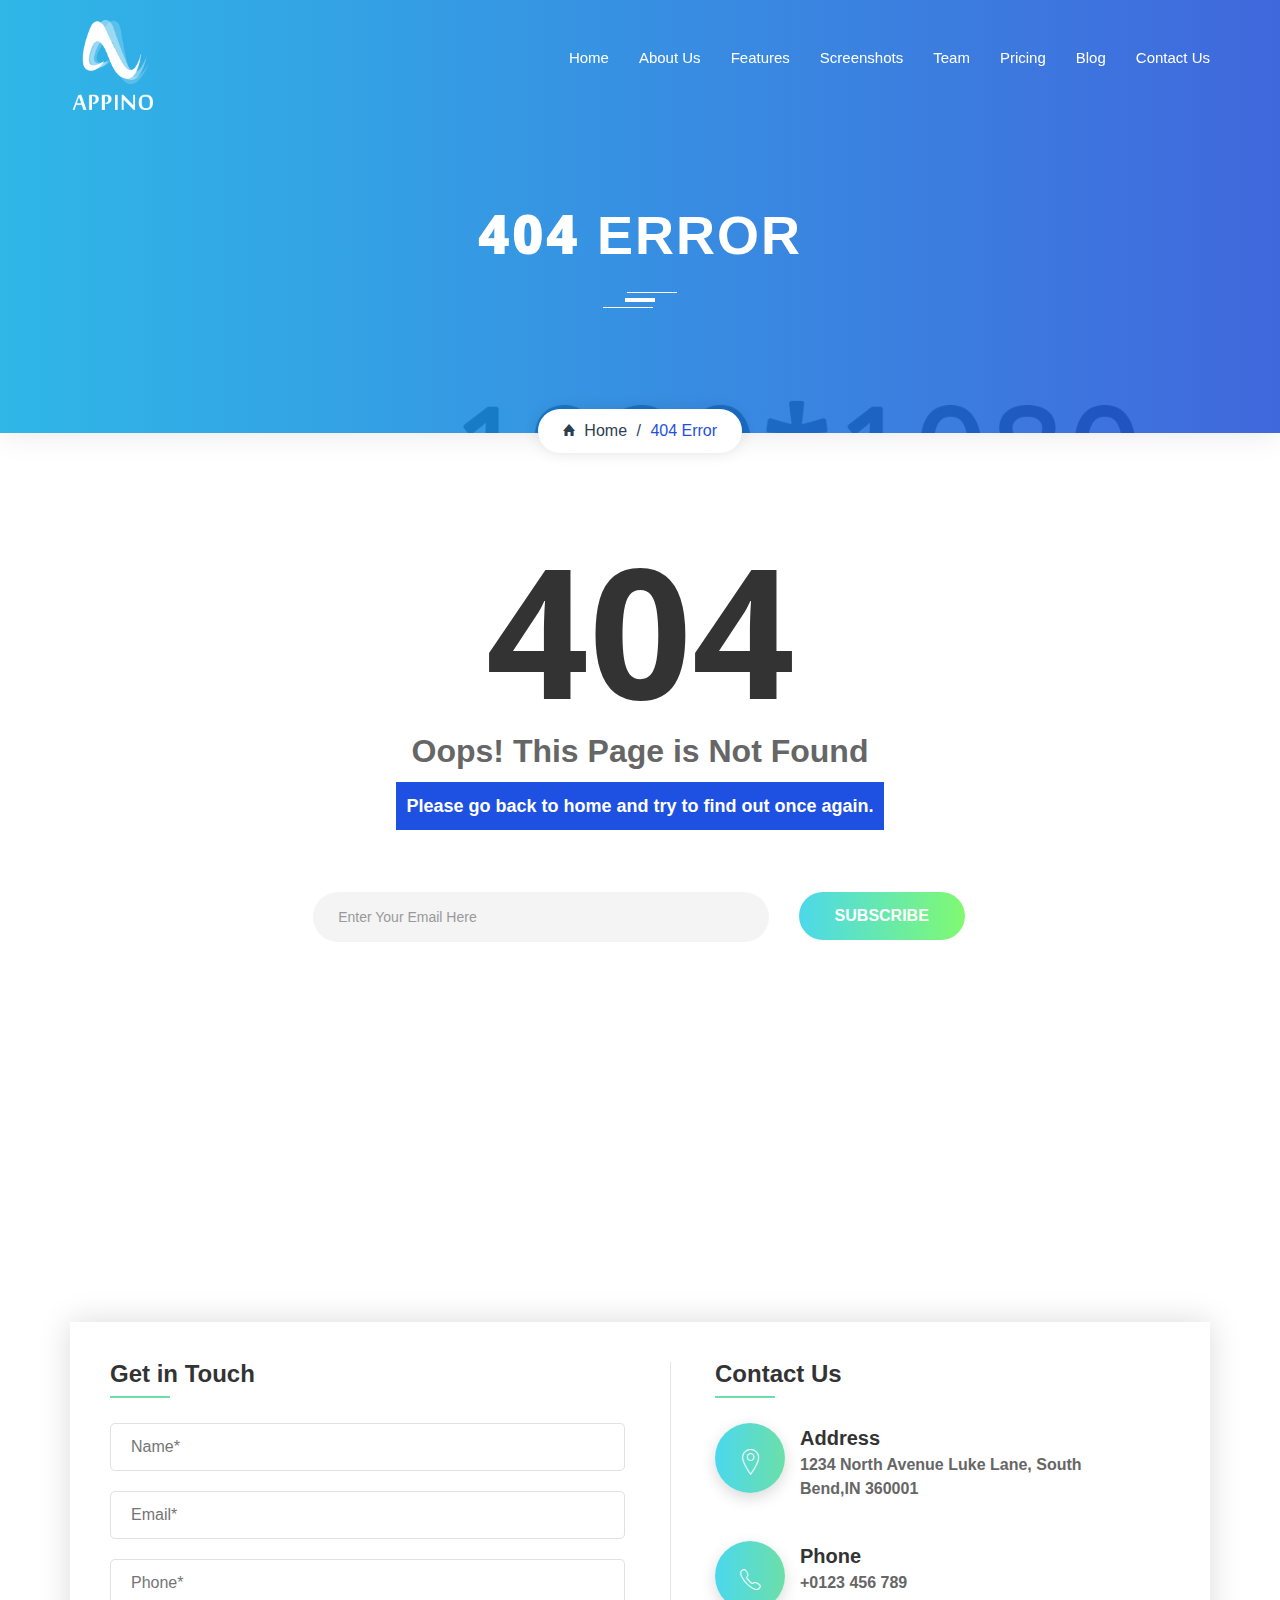
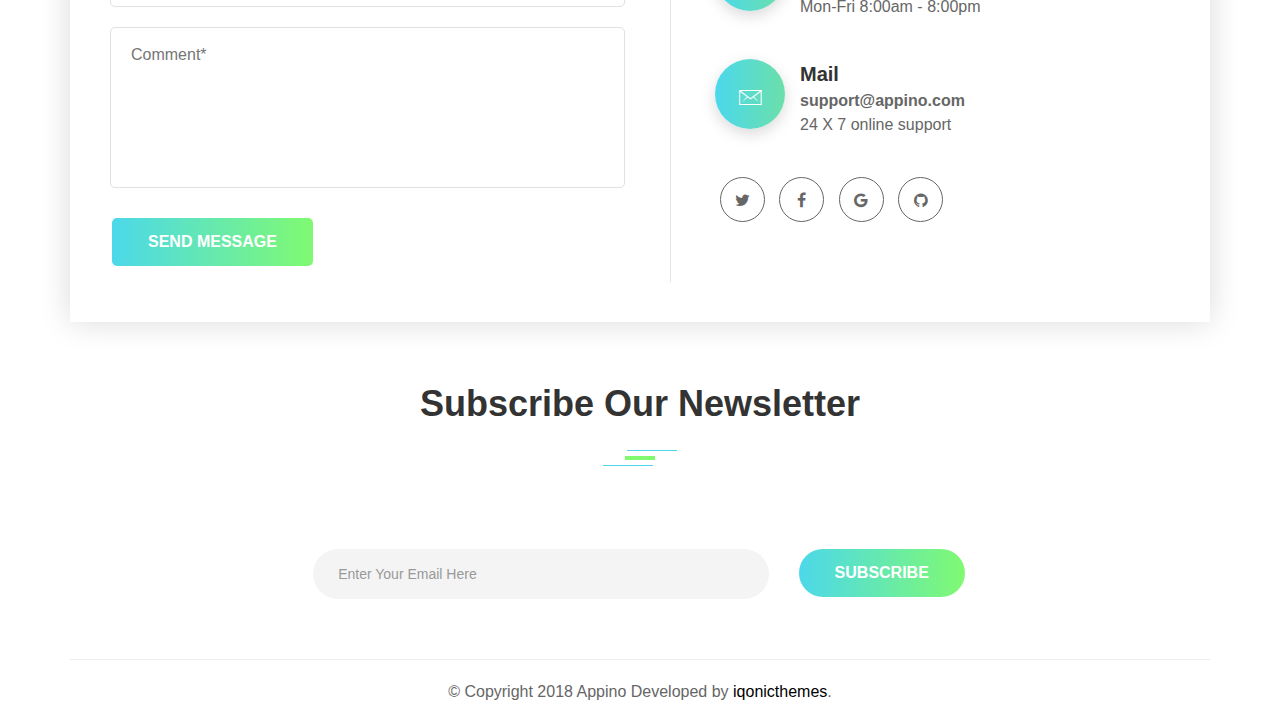
<file: 404-error.html>
<!DOCTYPE html>
<html lang="en">

<head>
    <meta charset="utf-8">
    <meta http-equiv="X-UA-Compatible" content="IE=edge">
    <meta name="keywords" content="HTML5 Template" />
    <meta name="description" content="Appino - Responsive App Landing Page" />
    <meta name="author" content="iqonicthemes.in" />
    <meta name="viewport" content="width=device-width, initial-scale=1, maximum-scale=1" />

    <title>Appino - Responsive App Landing Page</title>
    
    <!-- Favicon -->
    <link rel="shortcut icon" href="images/favicon.ico" />
    
    <!-- Google Fonts -->
    <link rel="stylesheet" type="text/css" href="https://fonts.googleapis.com/css?family=Open+Sans:400,600,700&amp;Raleway:300,400,500,600,700,800,900">
    
    <!-- Bootstrap -->
    <link rel="stylesheet" href="css/bootstrap.min.css">
    
    <!-- owl-carousel -->
    <link rel="stylesheet" type="text/css" href="css/owl-carousel/owl.carousel.css" />
    
    <!-- Font Awesome -->
    <link rel="stylesheet" type="text/css" href="css/font-awesome.css" />

    <!-- Magnific Popup -->
    <link rel="stylesheet" type="text/css" href="css/magnific-popup/magnific-popup.css" />

    <!-- Animate -->
    <link rel="stylesheet" type="text/css" href="css/animate.css" />
    
    <!-- Ionicons -->
    <link rel="stylesheet" href="css/ionicons.min.css">
    
    <!-- Style -->
    <link rel="stylesheet" href="css/style.css">

    <!-- Responsive -->
    <link rel="stylesheet" href="css/responsive.css">

    <!-- custom style -->
    <link rel="stylesheet" href="css/custom.css" />

</head>

<body>

    <!-- loading -->

    <div id="loading" class="green-bg">
        <div id="loading-center">
            <div class="boxLoading"></div>
        </div>
    </div>

    <!-- loading End -->

<!-- Header -->
<header id="header-wrap" data-spy="affix" data-offset-top="55">
        <div class="container">
            <div class="row">
                <div class="col-sm-12">
                    <nav class="navbar navbar-default">
                        <!-- Brand and toggle get grouped for better mobile display -->
                        <div class="navbar-header">
                            <button type="button" class="navbar-toggle collapsed" data-toggle="collapse" data-target="#bs-example-navbar-collapse-1" aria-expanded="false">
                                <span class="sr-only">Toggle navigation</span>
                                <span class="icon-bar"></span>
                                <span class="icon-bar"></span>
                                <span class="icon-bar"></span>
                            </button>
                            <a class="navbar-brand" href="javascript:void(0)">
                                <img src="images/logo.png" alt="logo">
                            </a>
                        </div>
                        <!-- Collect the nav links, forms, and other content for toggling -->
                        <div class="collapse navbar-collapse" id="bs-example-navbar-collapse-1">
                            <ul class="nav navbar-nav navbar-right">
                                <li><a href="index.html">Home</a></li>
                                <li><a href="#about-us">About Us</a></li>
                                <li><a href="#features">Features</a></li>
                                <li><a href="#screenshots">Screenshots</a></li>
                                <li><a href="#team">Team</a></li>
                                <li><a href="#pricing">Pricing</a></li>
                                <li><a href="blog-2-columns.html">Blog</a></li>
                                <li><a href="#contact-us">Contact Us</a></li>
                            </ul>
                        </div>
                        <!-- /.navbar-collapse -->
                    </nav>
                </div>
            </div>
        </div>
    </header>

    <!-- Header End -->


<!--======= intro =======-->
 
<section class="iq-breadcrumb overview-block-pt text-center iq-bg iq-bg-fixed iq-over-black-90 iq-box-shadow" style="background: url(images/about/04.jpg);" >
    <div class="container">
        <div class="row">
            <div class="col-sm-12">
                <div class="heading-title iq-breadcrumb-title iq-mtb-100">
                        <h1 class="title iq-tw-8 iq-font-white"><span>404</span> ERROR</h1>
                        <div class="divider white"></div>
                    </div>
                <ul class="breadcrumb">
                    <li><a href="index.html"><i class="ion-home"></i> Home</a></li>
                    <li class="active">404 Error</li>
                </ul>
            </div>
        </div>
    </div>
</section>
  
<!--======= End intro =======-->
 
<section class="iq-error overview-block-ptb text-center">
    <div class="container">
        <div class="row">
            <div class="col-sm-12">
                <div class="big-text iq-tw-7">404</div>
                <h3 class="iq-font-light iq-tw-6 iq-mtb-10">Oops! This Page is Not Found</h3>
                <h6 class="iq-tw-6 iq-font-white iq-pall-10">Please go back to home and try to find out once again.</h6>
                <form class="form-inline iq-subscribe iq-mtb-60">
                    <div class="form-group">
                        <input type="text" class="form-control" id="exampleInputName6" placeholder="Enter Your Email Here">
                    </div>
                    <a class="button iq-ml-25" href="javascript:void(0)">subscribe</a>
                </form>
            </div>
        </div>
    </div>
</section>
  
<div class="footer">


   <!-- MAP Info -->

    <div class="iq-map">
        <iframe src="https://www.google.com/maps/embed?pb=!1m18!1m12!1m3!1d3151.840108181602!2d144.95373631539215!3d-37.8172139797516!2m3!1f0!2f0!3f0!3m2!1i1024!2i768!4f13.1!3m3!1m2!1s0x6ad65d4c2b349649%3A0xb6899234e561db11!2sEnvato!5e0!3m2!1sen!2sin!4v1497005461921" style="border:0" allowfullscreen></iframe>
    </div>

    <!-- MAP Info END -->


    <!-- Get in Touch -->

    <section id="contact-us" class="iq-our-touch">
        <div class="container">
        <div class="iq-get-in iq-pall-40 white-bg">
            <div class="row">
                <div class="col-sm-12 col-md-6 col-lg-6">
                        <h4 class="heading-left iq-tw-6 iq-pb-20 iq-mb-40">Get in Touch</h4>
                            <div id="formmessage">Success/Error Message Goes Here</div>
                            <form class="form-horizontal" id="contactform" method="post" action="../php/contact-form.php">
                                <div class="contact-form">
                                    
                                        <div class="section-field">
                                            <input id="name" type="text" placeholder="Name*" name="name">
                                        </div>
                                        <div class="section-field">
                                            <input type="email" placeholder="Email*" name="email">
                                        </div>
                                        <div class="section-field">
                                            <input type="text" placeholder="Phone*" name="phone">
                                        </div>
                                    

                                        <div class="section-field textarea">
                                            <textarea class="input-message" placeholder="Comment*" rows="6" name="message"></textarea>
                                        </div>
                                        <input type="hidden" name="action" value="sendEmail" />
                                        <button id="submit" name="submit" type="submit" value="Send" class="button iq-mt-30">Send Message</button>

                                </div>
                            </form>
                            <div id="ajaxloader" style="display:none"><img class="center-block mt-30 mb-30" src="images/ajax-loader.gif" alt="#"></div>
                    </div>
                    <div class="col-sm-12 col-md-6 col-lg-6 re-mt-30">
                        <div class="contact-info iq-pall-60 iq-pt-0">
                            <h4 class="heading-left iq-tw-6 iq-pb-20 iq-mb-40">Contact Us</h4>
                        <div class="iq-fancy-box-02">
                        <div class="iq-icon green-bg">
                            <i aria-hidden="true" class="ion-ios-location-outline"></i>
                        </div>
                        <div class="fancy-content">
                            <h5 class="iq-tw-6">Address</h5>
                            <span class="lead iq-tw-6">1234 North Avenue Luke Lane, South Bend,IN 360001</span>
                        </div>
                    </div>
                    <div class="iq-fancy-box-02 iq-mt-40">
                        <div class="iq-icon green-bg">
                            <i aria-hidden="true" class="ion-ios-telephone-outline"></i>
                        </div>
                        <div class="fancy-content">
                            <h5 class="iq-tw-6">Phone</h5>
                            <span class="lead iq-tw-6">+0123 456 789</span>
                            <p class="iq-mb-0">Mon-Fri 8:00am - 8:00pm</p>
                        </div>
                    </div>
                    <div class="iq-fancy-box-02 iq-mt-40">
                        <div class="iq-icon green-bg">
                            <i aria-hidden="true" class="ion-ios-email-outline"></i>
                        </div>
                        <div class="fancy-content">
                            <h5 class="iq-tw-6">Mail</h5>
                            <span class="lead iq-tw-6">support@appino.com</span>
                            <p class="iq-mb-0">24 X 7 online support</p>
                        </div>
                    </div>
                    <ul class="info-share">
                        <li><a href="javascript:void(0)"><i class="fa fa-twitter"></i></a></li>
                        <li><a href="javascript:void(0)"><i class="fa fa-facebook"></i></a></li>
                        <li><a href="javascript:void(0)"><i class="fa fa-google"></i></a></li>
                        <li><a href="javascript:void(0)"><i class="fa fa-github"></i></a></li>
                    </ul>
                        </div>
                    </div>
                </div>
            </div>
        </div>
    </section>

    <!-- Get in Touch END -->


    <!-- Footer -->

    <footer class="iq-footer white-bg text-center">
        <div class="container">
            <div class="row iq-ptb-60">
                <div class="col-sm-12">
                    <div class="heading-title iq-mb-40">
                        <h2 class="title iq-tw-6">Subscribe Our Newsletter</h2>
                        <div class="divider"></div>
                    </div>
                </div>
                <div class="col-sm-12">
                    <form class="form-inline iq-subscribe">
                        <div class="form-group">
                            <input type="text" class="form-control" id="exampleInputName2" placeholder="Enter Your Email Here">
                        </div>
                        <a class="button iq-ml-25" href="# ">subscribe</a>
                    </form>
                </div>
            </div>
            <div class="row">
                <div class="col-sm-12">
                    <div class="footer-copyright iq-ptb-20">© Copyright 2018 Appino Developed by <a target="_blank" href="https://iqonicthemes.com/">iqonicthemes</a>.</div>
                </div>
            </div>
        </div>
    </footer>

    <!-- Footer END -->
</div>


    <!-- back-to-top -->
    
    <div id="back-to-top">
        <a class="top" id="top" href="#top"> <i class="ion-ios-upload-outline"></i> </a>
    </div>

    <!-- back-to-top End -->


 


    <!-- jQuery -->
    <script src="js/jquery.min.js"></script>

    <!-- bootstrap -->
    <script src="js/bootstrap.min.js"></script>

    <!-- owl-carousel -->
    <script src="js/owl-carousel/owl.carousel.min.js"></script>

    <!-- Counter -->
    <script src="js/counter/jquery.countTo.js"></script>

    <!-- Jquery Appear -->
    <script src="js/jquery.appear.js"></script>

    <!-- Magnific Popup --> 
    <script src="js/magnific-popup/jquery.magnific-popup.min.js"></script>

    <!-- Retina -->
    <script src="js/retina.min.js"></script>

    <!-- wow -->
    <script src="js/wow.min.js"></script>

    <!-- Countdown -->
    <script src="js/jquery.countdown.min.js"></script>

    <!-- Particles -->
    <script src="js/particles/particles.min.js"></script>
    <script src="js/particles/app.js"></script>

    <!-- Custom -->
    <script src="js/custom.js"></script>

</body>

</html>
</file>
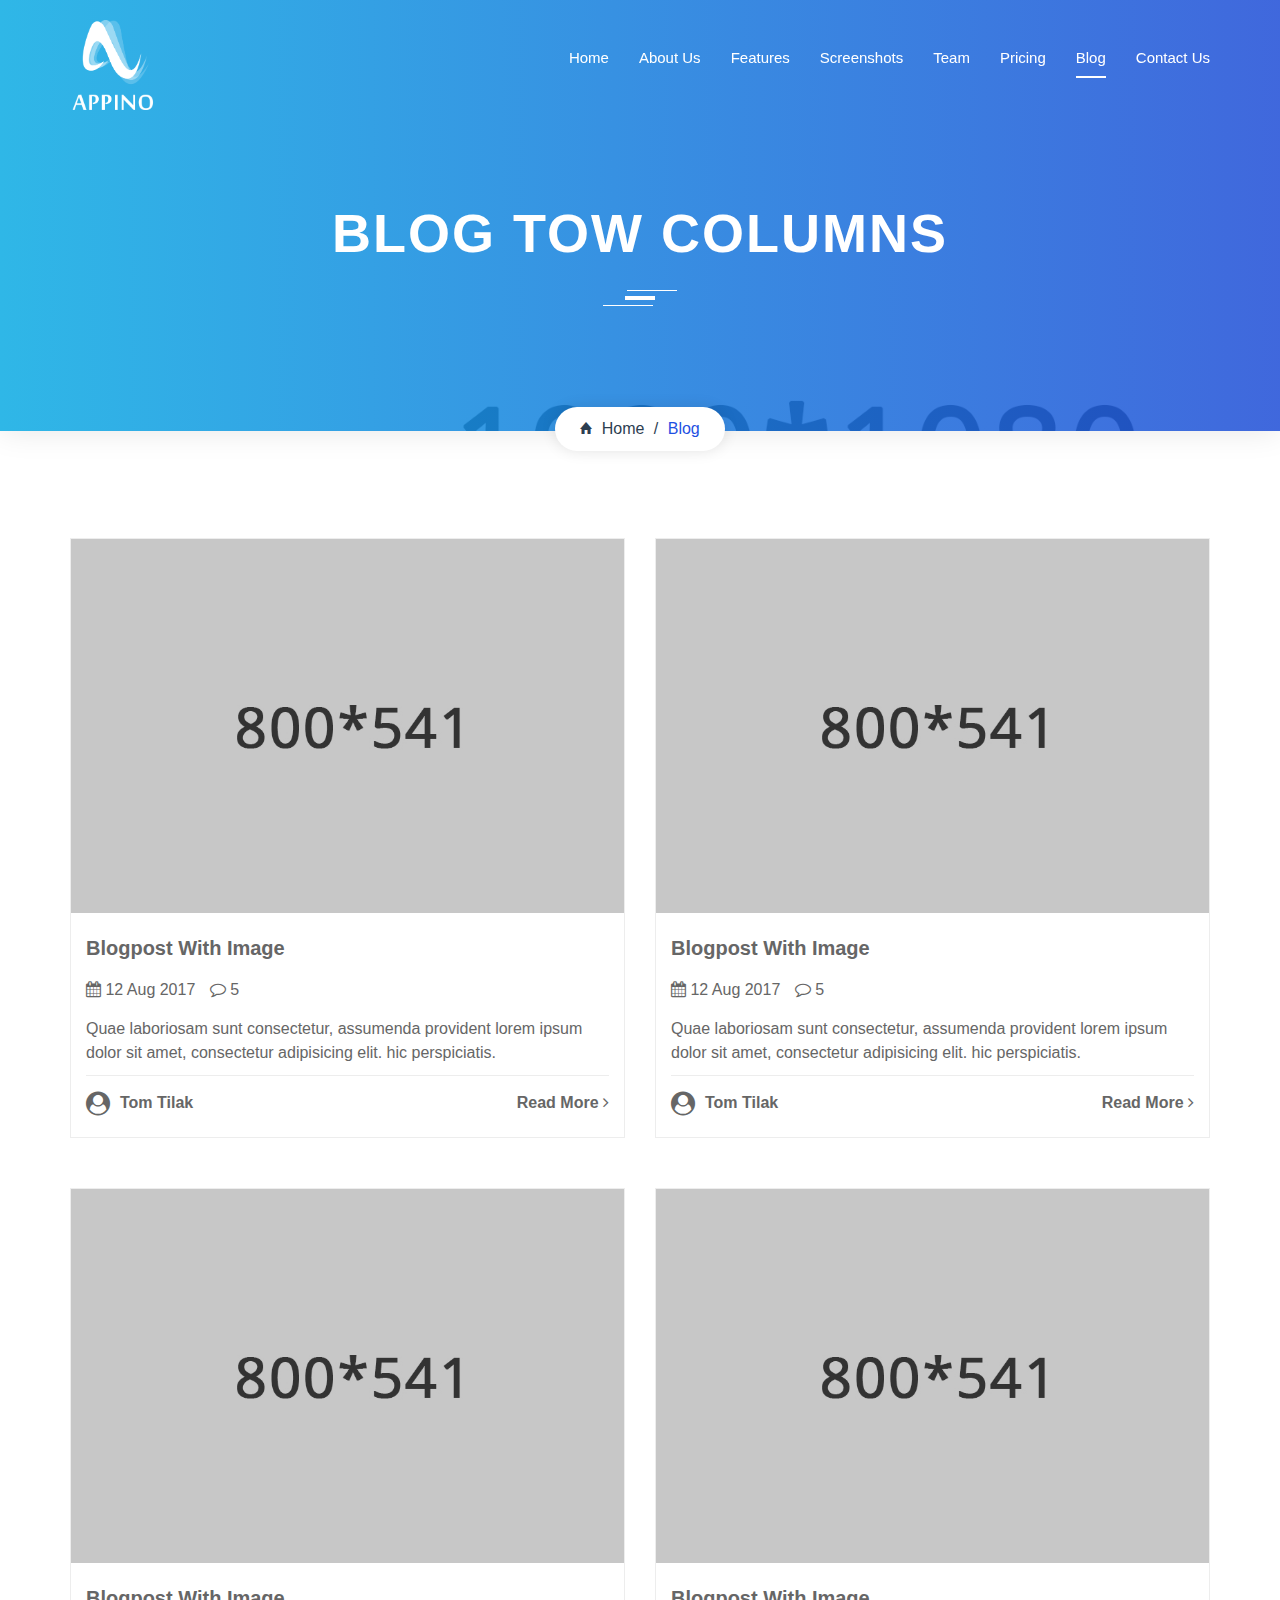
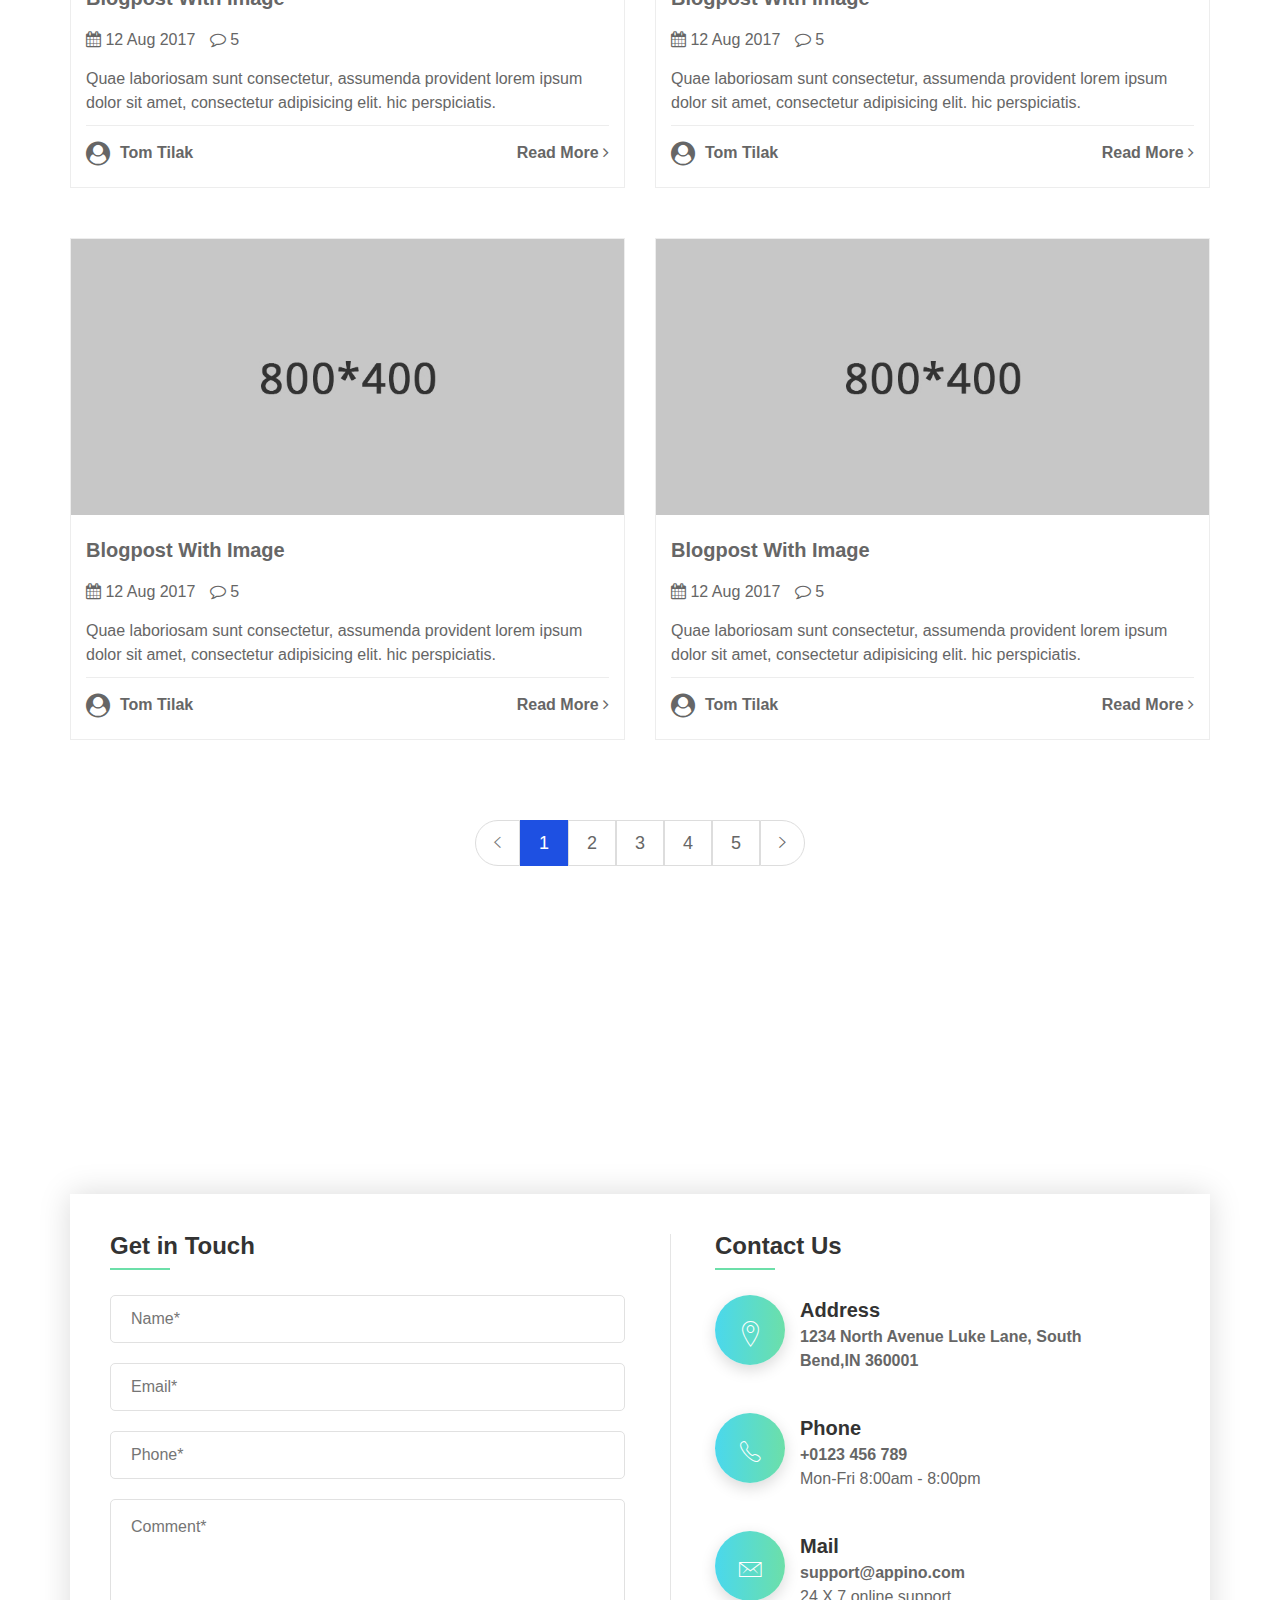
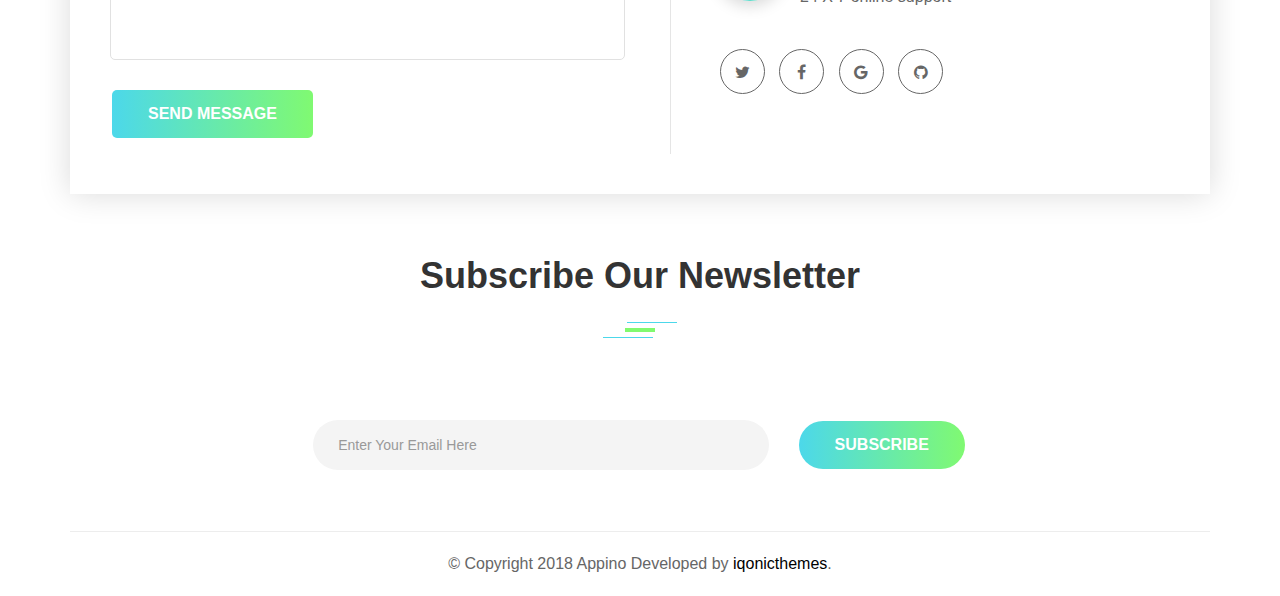
<file: blog-2-columns.html>
<!DOCTYPE html>
<html lang="en">

<head>
    <meta charset="utf-8">
    <meta http-equiv="X-UA-Compatible" content="IE=edge">
    <meta name="keywords" content="HTML5 Template" />
    <meta name="description" content="Appino - Responsive App Landing Page" />
    <meta name="author" content="iqonicthemes.in" />
    <meta name="viewport" content="width=device-width, initial-scale=1, maximum-scale=1" />

    <title>Appino - Responsive App Landing Page</title>
    
    <!-- Favicon -->
    <link rel="shortcut icon" href="images/favicon.ico" />
    
    <!-- Google Fonts -->
    <link rel="stylesheet" type="text/css" href="https://fonts.googleapis.com/css?family=Open+Sans:400,600,700&amp;Raleway:300,400,500,600,700,800,900">
    
    <!-- Bootstrap -->
    <link rel="stylesheet" href="css/bootstrap.min.css">
    
    <!-- owl-carousel -->
    <link rel="stylesheet" type="text/css" href="css/owl-carousel/owl.carousel.css" />
    
    <!-- Font Awesome -->
    <link rel="stylesheet" type="text/css" href="css/font-awesome.css" />

    <!-- Magnific Popup -->
    <link rel="stylesheet" type="text/css" href="css/magnific-popup/magnific-popup.css" />

    <!-- Animate -->
    <link rel="stylesheet" type="text/css" href="css/animate.css" />
    
    <!-- Ionicons -->
    <link rel="stylesheet" href="css/ionicons.min.css">
    
    <!-- Style -->
    <link rel="stylesheet" href="css/style.css">

    <!-- Responsive -->
    <link rel="stylesheet" href="css/responsive.css">

    <!-- custom style -->
    <link rel="stylesheet" href="css/custom.css" />

</head>

<body>

    <!-- loading -->

    <div id="loading" class="green-bg">
        <div id="loading-center">
            <div class="boxLoading"></div>
        </div>
    </div>

    <!-- loading End -->


    <!-- Header -->

    <header id="header-wrap" data-spy="affix" data-offset-top="55">
        <div class="container">
            <div class="row">
                <div class="col-sm-12">
                    <nav class="navbar navbar-default">
                        <!-- Brand and toggle get grouped for better mobile display -->
                        <div class="navbar-header">
                            <button type="button" class="navbar-toggle collapsed" data-toggle="collapse" data-target="#bs-example-navbar-collapse-1" aria-expanded="false">
                                <span class="sr-only">Toggle navigation</span>
                                <span class="icon-bar"></span>
                                <span class="icon-bar"></span>
                                <span class="icon-bar"></span>
                            </button>
                            <a class="navbar-brand" href="javascript:void(0)">
                                <img src="images/logo.png" alt="logo">
                            </a>
                        </div>
                        <!-- Collect the nav links, forms, and other content for toggling -->
                        <div class="collapse navbar-collapse" id="bs-example-navbar-collapse-1">
                            <ul class="nav navbar-nav navbar-right">
                                <li><a href="index.html">Home</a></li>
                                <li><a href="#about-us">About Us</a></li>
                                <li><a href="#features">Features</a></li>
                                <li><a href="#screenshots">Screenshots</a></li>
                                <li><a href="#team">Team</a></li>
                                <li><a href="#pricing">Pricing</a></li>
                                <li class="active"><a href="#blog">Blog</a></li>
                                <li><a href="#contact-us">Contact Us</a></li>
                            </ul>
                        </div>
                        <!-- /.navbar-collapse -->
                    </nav>
                </div>
            </div>
        </div>
    </header>

    <!-- Header End -->


<!--======= intro =======-->
 
<section class="iq-breadcrumb overview-block-pt text-center iq-bg iq-bg-fixed iq-over-black-90 iq-box-shadow" style="background: url(images/about/04.jpg);" >
    <div class="container">
        <div class="row">
            <div class="col-sm-12">
                <div class="heading-title iq-breadcrumb-title iq-mtb-100">
                        <h1 class="title iq-tw-8 iq-font-white">BLOG TOW COLUMNS</h1>
                        <div class="divider white"></div>
                    </div>
                <ul class="breadcrumb">
                    <li><a href="index.html"><i class="ion-home"></i> Home</a></li>
                    <li class="active">Blog</li>
                </ul>
            </div>
        </div>
    </div>
</section>
  
<!--======= End intro =======-->

<div class="main-content">
  
<!--======= Blog =======-->

<section id="blog" class="iq-page-blog overview-block-ptb" >
    <div class="container">
        <div class="row">
            <div class="col-lg-6 col-md-6 col-sm-6">
                <div class="iq-blog-box">
                        <div class="iq-blog-image clearfix">
                            <img class="img-responsive center-block" src="images/blog/01.jpg" alt="#">
                        </div>
                        <div class="iq-blog-detail">
                            <div class="blog-title"> <a href="blog-single.html"><h5 class="iq-tw-6">Blogpost With Image</h5> </a> </div>
                            <div class="iq-blog-meta">
                                <ul class="list-inline">
                                    <li><a href="javascript:void(0)"><i class="fa fa-calendar" aria-hidden="true"></i> 12 Aug 2017</a></li>
                                    <li><a href="javascript:void(0)"><i class="fa fa-comment-o" aria-hidden="true"></i> 5</a></li>
                                </ul>
                            </div>
                            <div class="blog-content">
                                <p>Quae laboriosam sunt consectetur, assumenda provident lorem ipsum dolor sit amet, consectetur adipisicing elit. hic perspiciatis.</p>
                            </div>
                            <div class="blog-button">
                                <a href="javascript:void(0)" class="pull-left iq-tw-6 iq-user"><i class="fa fa-user-circle" aria-hidden="true"></i> Tom Tilak</a>
                                <a href="javascript:void(0)" class="pull-right iq-tw-6">Read More <i class="fa fa-angle-right" aria-hidden="true"></i></a> </div>
                        </div>
                    </div>
            </div>
            <div class="col-lg-6 col-md-6 col-sm-6 re7-mt-50">
                <div class="iq-blog-box">
                        <div class="iq-blog-image clearfix">
                            <img class="img-responsive center-block" src="images/blog/02.jpg" alt="#">
                        </div>
                        <div class="iq-blog-detail">
                            <div class="blog-title"> <a href="blog-single.html"><h5 class="iq-tw-6">Blogpost With Image</h5> </a> </div>
                            <div class="iq-blog-meta">
                                <ul class="list-inline">
                                    <li><a href="javascript:void(0)"><i class="fa fa-calendar" aria-hidden="true"></i> 12 Aug 2017</a></li>
                                    <li><a href="javascript:void(0)"><i class="fa fa-comment-o" aria-hidden="true"></i> 5</a></li>
                                </ul>
                            </div>
                            <div class="blog-content">
                                <p>Quae laboriosam sunt consectetur, assumenda provident lorem ipsum dolor sit amet, consectetur adipisicing elit. hic perspiciatis.</p>
                            </div>
                            <div class="blog-button">
                                <a href="javascript:void(0)" class="pull-left iq-tw-6 iq-user"><i class="fa fa-user-circle" aria-hidden="true"></i> Tom Tilak</a>
                                <a href="javascript:void(0)" class="pull-right iq-tw-6">Read More <i class="fa fa-angle-right" aria-hidden="true"></i></a> </div>
                        </div>
                    </div>
            </div>
            
            
        </div>
        
        <div class="row iq-mt-50">
            <div class="col-lg-6 col-md-6 col-sm-6">
                <div class="iq-blog-box">
                        <div class="iq-blog-image clearfix">
                            <img class="img-responsive center-block" src="images/blog/03.jpg" alt="#">
                        </div>
                        <div class="iq-blog-detail">
                            <div class="blog-title"> <a href="blog-single.html"><h5 class="iq-tw-6">Blogpost With Image</h5> </a> </div>
                            <div class="iq-blog-meta">
                                <ul class="list-inline">
                                    <li><a href="javascript:void(0)"><i class="fa fa-calendar" aria-hidden="true"></i> 12 Aug 2017</a></li>
                                    <li><a href="javascript:void(0)"><i class="fa fa-comment-o" aria-hidden="true"></i> 5</a></li>
                                </ul>
                            </div>
                            <div class="blog-content">
                                <p>Quae laboriosam sunt consectetur, assumenda provident lorem ipsum dolor sit amet, consectetur adipisicing elit. hic perspiciatis.</p>
                            </div>
                            <div class="blog-button">
                                <a href="javascript:void(0)" class="pull-left iq-tw-6 iq-user"><i class="fa fa-user-circle" aria-hidden="true"></i> Tom Tilak</a>
                                <a href="javascript:void(0)" class="pull-right iq-tw-6">Read More <i class="fa fa-angle-right" aria-hidden="true"></i></a> </div>
                        </div>
                    </div>
            </div>
            <div class="col-lg-6 col-md-6 col-sm-6 re7-mt-50">
                <div class="iq-blog-box">
                        <div class="iq-blog-image clearfix">
                            <img class="img-responsive center-block" src="images/blog/04.jpg" alt="#">
                        </div>
                        <div class="iq-blog-detail">
                            <div class="blog-title"> <a href="blog-single.html"><h5 class="iq-tw-6">Blogpost With Image</h5> </a> </div>
                            <div class="iq-blog-meta">
                                <ul class="list-inline">
                                    <li><a href="javascript:void(0)"><i class="fa fa-calendar" aria-hidden="true"></i> 12 Aug 2017</a></li>
                                    <li><a href="javascript:void(0)"><i class="fa fa-comment-o" aria-hidden="true"></i> 5</a></li>
                                </ul>
                            </div>
                            <div class="blog-content">
                                <p>Quae laboriosam sunt consectetur, assumenda provident lorem ipsum dolor sit amet, consectetur adipisicing elit. hic perspiciatis.</p>
                            </div>
                            <div class="blog-button">
                                <a href="javascript:void(0)" class="pull-left iq-tw-6 iq-user"><i class="fa fa-user-circle" aria-hidden="true"></i> Tom Tilak</a>
                                <a href="javascript:void(0)" class="pull-right iq-tw-6">Read More <i class="fa fa-angle-right" aria-hidden="true"></i></a> </div>
                        </div>
                    </div>
            </div>
            
            
        </div>
        
<div class="row iq-mt-50">
            <div class="col-lg-6 col-md-6 col-sm-6">
                <div class="iq-blog-box">
                        <div class="iq-blog-image clearfix">
                            <img class="img-responsive center-block" src="images/blog/05.jpg" alt="#">
                        </div>
                        <div class="iq-blog-detail">
                            <div class="blog-title"> <a href="blog-single.html"><h5 class="iq-tw-6">Blogpost With Image</h5> </a> </div>
                            <div class="iq-blog-meta">
                                <ul class="list-inline">
                                    <li><a href="javascript:void(0)"><i class="fa fa-calendar" aria-hidden="true"></i> 12 Aug 2017</a></li>
                                    <li><a href="javascript:void(0)"><i class="fa fa-comment-o" aria-hidden="true"></i> 5</a></li>
                                </ul>
                            </div>
                            <div class="blog-content">
                                <p>Quae laboriosam sunt consectetur, assumenda provident lorem ipsum dolor sit amet, consectetur adipisicing elit. hic perspiciatis.</p>
                            </div>
                            <div class="blog-button">
                                <a href="javascript:void(0)" class="pull-left iq-tw-6 iq-user"><i class="fa fa-user-circle" aria-hidden="true"></i> Tom Tilak</a>
                                <a href="javascript:void(0)" class="pull-right iq-tw-6">Read More <i class="fa fa-angle-right" aria-hidden="true"></i></a> </div>
                        </div>
                    </div>
            </div>
            <div class="col-lg-6 col-md-6 col-sm-6 re7-mt-50">
                <div class="iq-blog-box">
                        <div class="iq-blog-image clearfix">
                            <img class="img-responsive center-block" src="images/blog/06.jpg" alt="#">
                        </div>
                        <div class="iq-blog-detail">
                            <div class="blog-title"> <a href="blog-single.html"><h5 class="iq-tw-6">Blogpost With Image</h5> </a> </div>
                            <div class="iq-blog-meta">
                                <ul class="list-inline">
                                    <li><a href="javascript:void(0)"><i class="fa fa-calendar" aria-hidden="true"></i> 12 Aug 2017</a></li>
                                    <li><a href="javascript:void(0)"><i class="fa fa-comment-o" aria-hidden="true"></i> 5</a></li>
                                </ul>
                            </div>
                            <div class="blog-content">
                                <p>Quae laboriosam sunt consectetur, assumenda provident lorem ipsum dolor sit amet, consectetur adipisicing elit. hic perspiciatis.</p>
                            </div>
                            <div class="blog-button">
                                <a href="javascript:void(0)" class="pull-left iq-tw-6 iq-user"><i class="fa fa-user-circle" aria-hidden="true"></i> Tom Tilak</a>
                                <a href="javascript:void(0)" class="pull-right iq-tw-6">Read More <i class="fa fa-angle-right" aria-hidden="true"></i></a> </div>
                        </div>
                    </div>
            </div>
            
            
        </div>

        
        <div class="row iq-mt-80">
            <div class="col-lg-12 col-md-12 text-center">
                <ul class="pagination pagination-lg">
                    <li class="disabled"><a href="javascript:void(0)"> <i class="ion-ios-arrow-left"></i> </a></li>
                    <li class="active"><a href="javascript:void(0)">1</a></li>
                    <li><a href="javascript:void(0)">2</a></li>
                    <li><a href="javascript:void(0)">3</a></li>
                    <li><a href="javascript:void(0)">4</a></li>
                    <li><a href="javascript:void(0)">5</a></li>
                    <li><a href="javascript:void(0)"> <i class="ion-ios-arrow-right"></i> </a></li>
                </ul>
            </div>
        </div>
    </div>
</section>

<!--======= End Blog =======--> 
</div>
<div class="footer">


   <!-- MAP Info -->

    <div class="iq-map">
        <iframe src="https://www.google.com/maps/embed?pb=!1m18!1m12!1m3!1d3151.840108181602!2d144.95373631539215!3d-37.8172139797516!2m3!1f0!2f0!3f0!3m2!1i1024!2i768!4f13.1!3m3!1m2!1s0x6ad65d4c2b349649%3A0xb6899234e561db11!2sEnvato!5e0!3m2!1sen!2sin!4v1497005461921" style="border:0" allowfullscreen></iframe>
    </div>

    <!-- MAP Info END -->


    <!-- Get in Touch -->

    <section id="contact-us" class="iq-our-touch">
        <div class="container">
        <div class="iq-get-in iq-pall-40 white-bg">
            <div class="row">
                <div class="col-sm-12 col-md-6 col-lg-6">
                        <h4 class="heading-left iq-tw-6 iq-pb-20 iq-mb-40">Get in Touch</h4>
                            <div id="formmessage">Success/Error Message Goes Here</div>
                            <form class="form-horizontal" id="contactform" method="post" action="../php/contact-form.php">
                                <div class="contact-form">
                                    
                                        <div class="section-field">
                                            <input id="name" type="text" placeholder="Name*" name="name">
                                        </div>
                                        <div class="section-field">
                                            <input type="email" placeholder="Email*" name="email">
                                        </div>
                                        <div class="section-field">
                                            <input type="text" placeholder="Phone*" name="phone">
                                        </div>
                                    

                                        <div class="section-field textarea">
                                            <textarea class="input-message" placeholder="Comment*" rows="6" name="message"></textarea>
                                        </div>
                                        <input type="hidden" name="action" value="sendEmail" />
                                        <button id="submit" name="submit" type="submit" value="Send" class="button iq-mt-30">Send Message</button>

                                </div>
                            </form>
                            <div id="ajaxloader" style="display:none"><img class="center-block mt-30 mb-30" src="images/ajax-loader.gif" alt="#"></div>
                    </div>
                    <div class="col-sm-12 col-md-6 col-lg-6 re-mt-30">
                        <div class="contact-info iq-pall-60 iq-pt-0">
                            <h4 class="heading-left iq-tw-6 iq-pb-20 iq-mb-40">Contact Us</h4>
                        <div class="iq-fancy-box-02">
                        <div class="iq-icon green-bg">
                            <i aria-hidden="true" class="ion-ios-location-outline"></i>
                        </div>
                        <div class="fancy-content">
                            <h5 class="iq-tw-6">Address</h5>
                            <span class="lead iq-tw-6">1234 North Avenue Luke Lane, South Bend,IN 360001</span>
                        </div>
                    </div>
                    <div class="iq-fancy-box-02 iq-mt-40">
                        <div class="iq-icon green-bg">
                            <i aria-hidden="true" class="ion-ios-telephone-outline"></i>
                        </div>
                        <div class="fancy-content">
                            <h5 class="iq-tw-6">Phone</h5>
                            <span class="lead iq-tw-6">+0123 456 789</span>
                            <p class="iq-mb-0">Mon-Fri 8:00am - 8:00pm</p>
                        </div>
                    </div>
                    <div class="iq-fancy-box-02 iq-mt-40">
                        <div class="iq-icon green-bg">
                            <i aria-hidden="true" class="ion-ios-email-outline"></i>
                        </div>
                        <div class="fancy-content">
                            <h5 class="iq-tw-6">Mail</h5>
                            <span class="lead iq-tw-6">support@appino.com</span>
                            <p class="iq-mb-0">24 X 7 online support</p>
                        </div>
                    </div>
                    <ul class="info-share">
                        <li><a href="javascript:void(0)"><i class="fa fa-twitter"></i></a></li>
                        <li><a href="javascript:void(0)"><i class="fa fa-facebook"></i></a></li>
                        <li><a href="javascript:void(0)"><i class="fa fa-google"></i></a></li>
                        <li><a href="javascript:void(0)"><i class="fa fa-github"></i></a></li>
                    </ul>
                        </div>
                    </div>
                </div>
            </div>
        </div>
    </section>

    <!-- Get in Touch END -->


    <!-- Footer -->

    <footer class="iq-footer white-bg text-center">
        <div class="container">
            <div class="row iq-ptb-60">
                <div class="col-sm-12">
                    <div class="heading-title iq-mb-40">
                        <h2 class="title iq-tw-6">Subscribe Our Newsletter</h2>
                        <div class="divider"></div>
                    </div>
                </div>
                <div class="col-sm-12">
                    <form class="form-inline iq-subscribe">
                        <div class="form-group">
                            <input type="text" class="form-control" id="exampleInputName2" placeholder="Enter Your Email Here">
                        </div>
                        <a class="button iq-ml-25" href="# ">subscribe</a>
                    </form>
                </div>
            </div>
            <div class="row">
                <div class="col-sm-12">
                    <div class="footer-copyright iq-ptb-20">© Copyright 2018 Appino Developed by <a target="_blank" href="https://iqonicthemes.com/">iqonicthemes</a>.</div>
                </div>
            </div>
        </div>
    </footer>

    <!-- Footer END -->
</div>


    <!-- back-to-top -->
    
    <div id="back-to-top">
        <a class="top" id="top" href="#top"> <i class="ion-ios-upload-outline"></i> </a>
    </div>

    <!-- back-to-top End -->


 


    <!-- jQuery -->
    <script src="js/jquery.min.js"></script>

    <!-- bootstrap -->
    <script src="js/bootstrap.min.js"></script>

    <!-- owl-carousel -->
    <script src="js/owl-carousel/owl.carousel.min.js"></script>

    <!-- Counter -->
    <script src="js/counter/jquery.countTo.js"></script>

    <!-- Jquery Appear -->
    <script src="js/jquery.appear.js"></script>

    <!-- Magnific Popup --> 
    <script src="js/magnific-popup/jquery.magnific-popup.min.js"></script>

    <!-- Retina -->
    <script src="js/retina.min.js"></script>

    <!-- wow -->
    <script src="js/wow.min.js"></script>

    <!-- Countdown -->
    <script src="js/jquery.countdown.min.js"></script>

    <!-- Particles -->
    <script src="js/particles/particles.min.js"></script>
    <script src="js/particles/app.js"></script>

    <!-- Custom -->
    <script src="js/custom.js"></script>

</body>

</html>
</file>
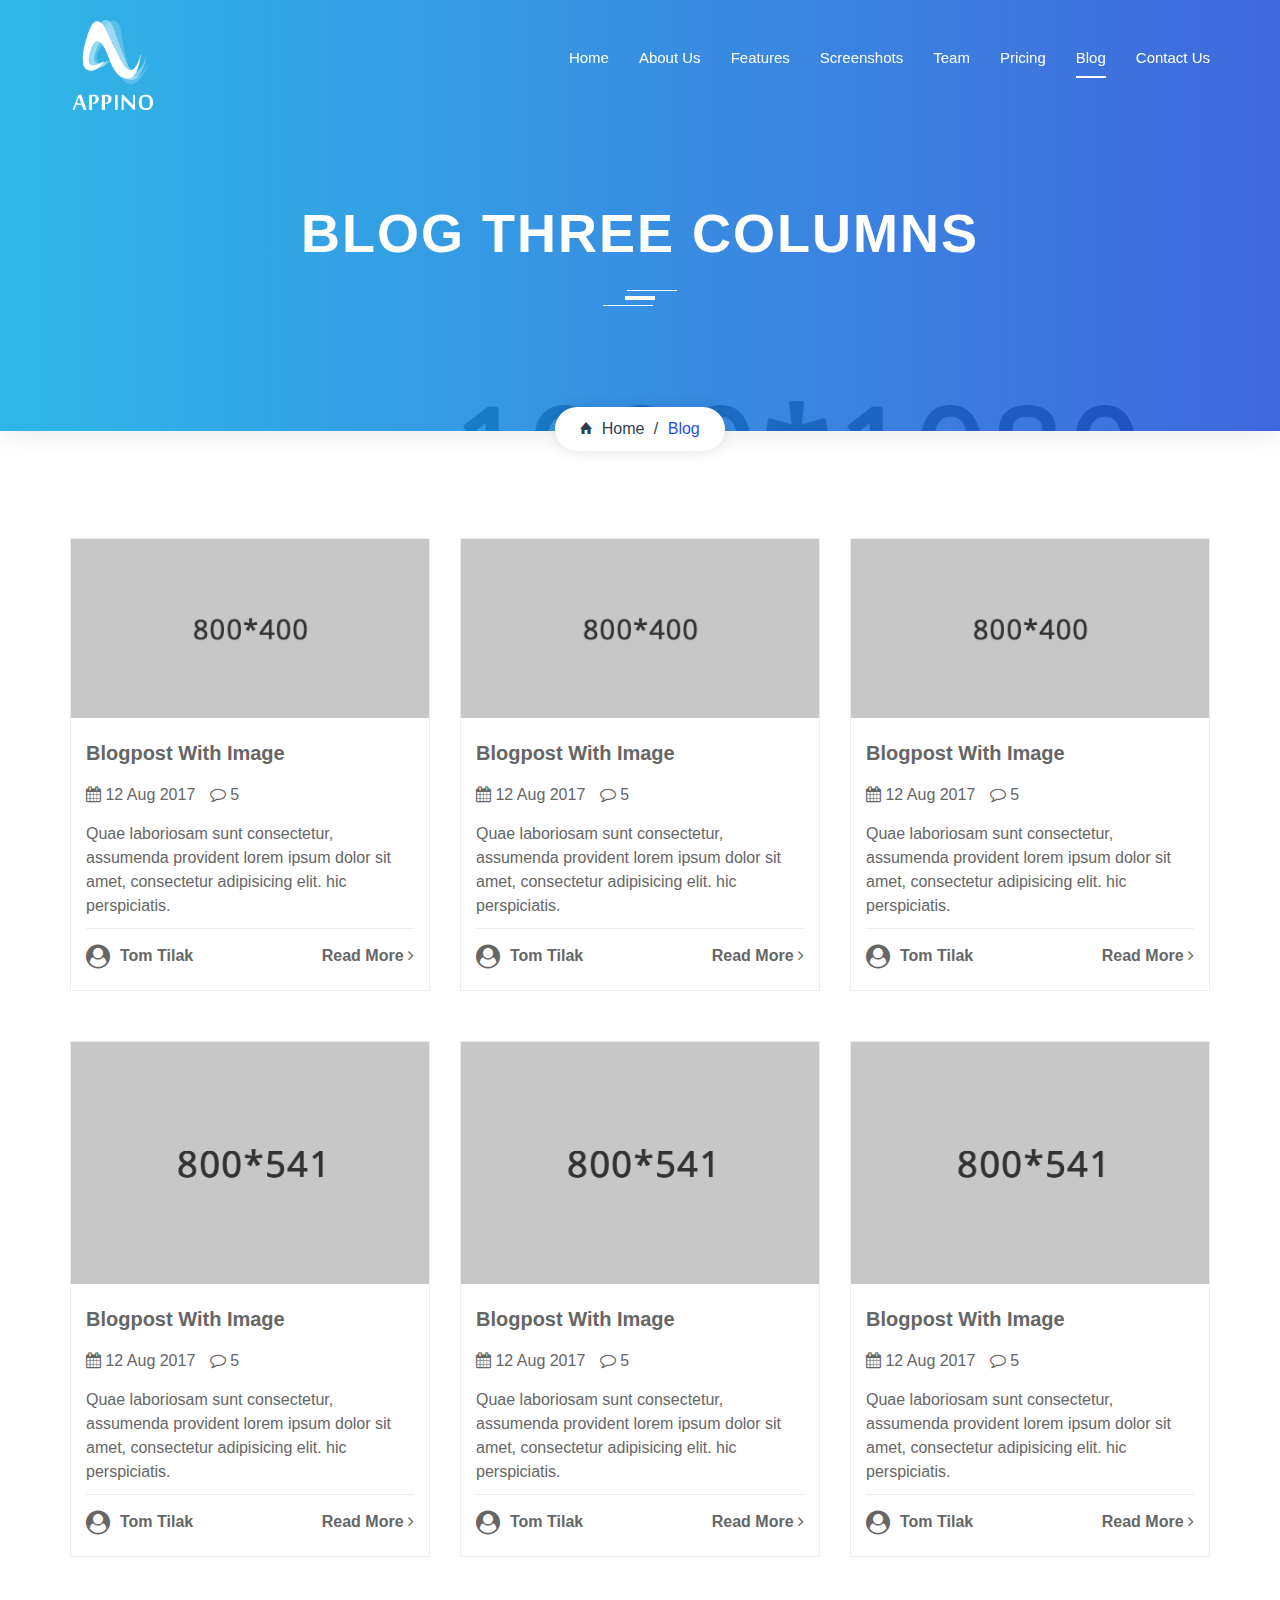
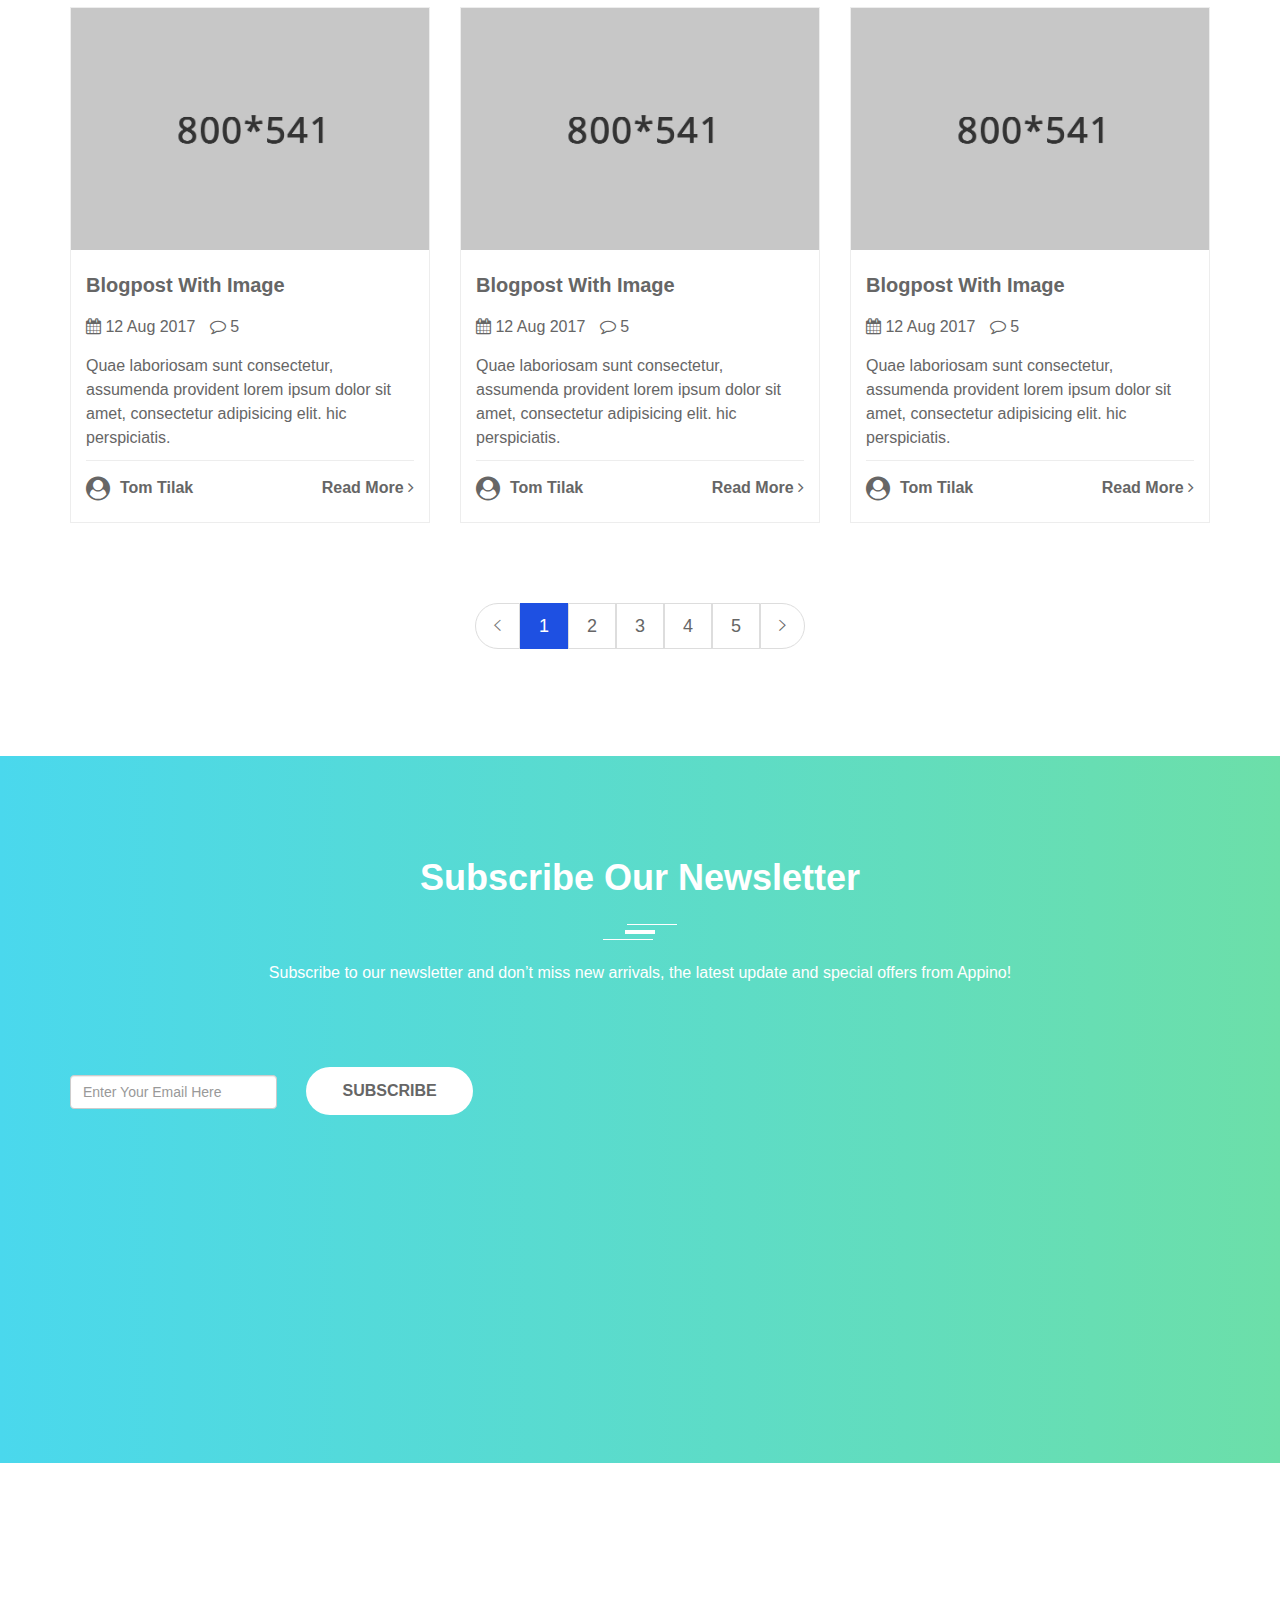
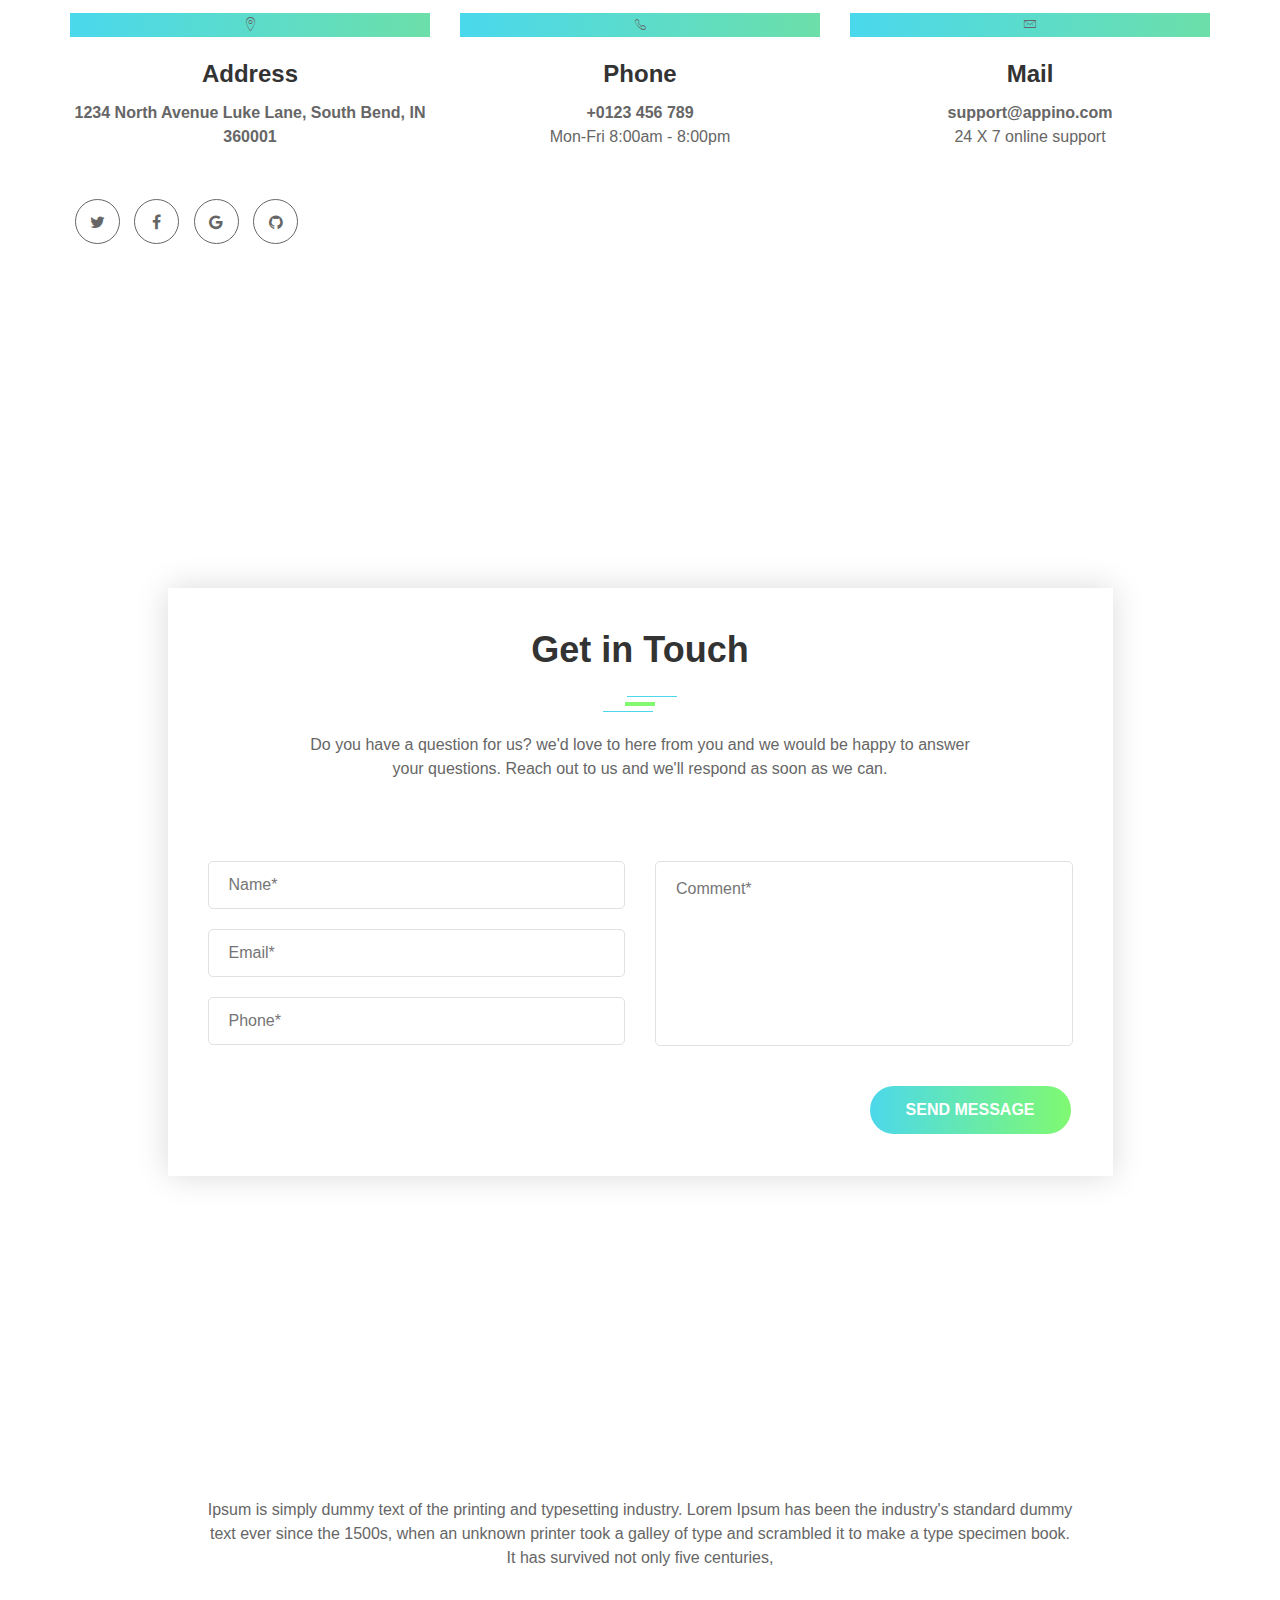
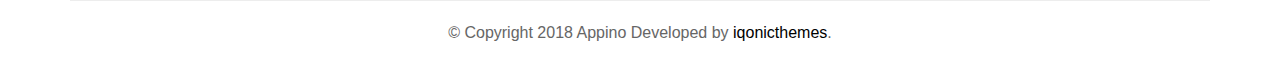
<file: blog-3-columns.html>
<!DOCTYPE html>
<html lang="en">

<head>
    <meta charset="utf-8">
    <meta http-equiv="X-UA-Compatible" content="IE=edge">
    <meta name="keywords" content="HTML5 Template" />
    <meta name="description" content="Appino - Responsive App Landing Page" />
    <meta name="author" content="iqonicthemes.in" />
    <meta name="viewport" content="width=device-width, initial-scale=1, maximum-scale=1" />

    <title>Appino - Responsive App Landing Page</title>
    
    <!-- Favicon -->
    <link rel="shortcut icon" href="images/favicon.ico" />
    
    <!-- Google Fonts -->
    <link rel="stylesheet" type="text/css" href="https://fonts.googleapis.com/css?family=Open+Sans:400,600,700&amp;Raleway:300,400,500,600,700,800,900">
    
    <!-- Bootstrap -->
    <link rel="stylesheet" href="css/bootstrap.min.css">
    
    <!-- owl-carousel -->
    <link rel="stylesheet" type="text/css" href="css/owl-carousel/owl.carousel.css" />
    
    <!-- Font Awesome -->
    <link rel="stylesheet" type="text/css" href="css/font-awesome.css" />

    <!-- Magnific Popup -->
    <link rel="stylesheet" type="text/css" href="css/magnific-popup/magnific-popup.css" />

    <!-- Animate -->
    <link rel="stylesheet" type="text/css" href="css/animate.css" />
    
    <!-- Ionicons -->
    <link rel="stylesheet" href="css/ionicons.min.css">
    
    <!-- Style -->
    <link rel="stylesheet" href="css/style.css">

    <!-- Responsive -->
    <link rel="stylesheet" href="css/responsive.css">

    <!-- custom style -->
    <link rel="stylesheet" href="css/custom.css" />

</head>

<body>

    <!-- loading -->

    <div id="loading" class="green-bg">
        <div id="loading-center">
            <div class="boxLoading"></div>
        </div>
    </div>

    <!-- loading End -->


    <!-- Header -->

    <header id="header-wrap" data-spy="affix" data-offset-top="55">
        <div class="container">
            <div class="row">
                <div class="col-sm-12">
                    <nav class="navbar navbar-default">
                        <!-- Brand and toggle get grouped for better mobile display -->
                        <div class="navbar-header">
                            <button type="button" class="navbar-toggle collapsed" data-toggle="collapse" data-target="#bs-example-navbar-collapse-1" aria-expanded="false">
                                <span class="sr-only">Toggle navigation</span>
                                <span class="icon-bar"></span>
                                <span class="icon-bar"></span>
                                <span class="icon-bar"></span>
                            </button>
                            <a class="navbar-brand" href="javascript:void(0)">
                                <img src="images/logo.png" alt="logo">
                            </a>
                        </div>
                        <!-- Collect the nav links, forms, and other content for toggling -->
                        <div class="collapse navbar-collapse" id="bs-example-navbar-collapse-1">
                            <ul class="nav navbar-nav navbar-right">
                                <li><a href="index.html">Home</a></li>
                                <li><a href="#about-us">About Us</a></li>
                                <li><a href="#features">Features</a></li>
                                <li><a href="#screenshots">Screenshots</a></li>
                                <li><a href="#team">Team</a></li>
                                <li><a href="#pricing">Pricing</a></li>
                                <li class="active"><a href="#blog">Blog</a></li>
                                <li><a href="#contact-us">Contact Us</a></li>
                            </ul>
                        </div>
                        <!-- /.navbar-collapse -->
                    </nav>
                </div>
            </div>
        </div>
    </header>

    <!-- Header End -->


<!--======= intro =======-->
 
<section class="iq-breadcrumb overview-block-pt text-center iq-bg iq-bg-fixed iq-over-black-90 iq-box-shadow" style="background: url(images/about/04.jpg);"  >
    <div class="container">
        <div class="row">
            <div class="col-sm-12">
                <div class="heading-title iq-breadcrumb-title iq-mtb-100">
                        <h1 class="title iq-tw-8 iq-font-white">BLOG THREE COLUMNS</h1>
                        <div class="divider white"></div>
                    </div>
                <ul class="breadcrumb">
                    <li><a href="index.html"><i class="ion-home"></i> Home</a></li>
                    <li class="active">Blog</li>
                </ul>
            </div>
        </div>
    </div>
</section>
  
<!--======= End intro =======-->

  <div class="main-content"> 
<!--======= Blog =======-->

<section id="blog" class="iq-page-blog overview-block-ptb" >
    <div class="container">
        <div class="row">
            <div class="col-lg-4 col-md-4 col-sm-4">
                <div class="iq-blog-box">
                        <div class="iq-blog-image clearfix">
                            <img class="img-responsive center-block" src="images/blog/06.jpg" alt="#">
                        </div>
                        <div class="iq-blog-detail">
                            <div class="blog-title"> <a href="blog-single.html"><h5 class="iq-tw-6">Blogpost With Image</h5> </a> </div>
                            <div class="iq-blog-meta">
                                <ul class="list-inline">
                                    <li><a href="javascript:void(0)"><i class="fa fa-calendar" aria-hidden="true"></i> 12 Aug 2017</a></li>
                                    <li><a href="javascript:void(0)"><i class="fa fa-comment-o" aria-hidden="true"></i> 5</a></li>
                                </ul>
                            </div>
                            <div class="blog-content">
                                <p>Quae laboriosam sunt consectetur, assumenda provident lorem ipsum dolor sit amet, consectetur adipisicing elit. hic perspiciatis.</p>
                            </div>
                            <div class="blog-button">
                                <a href="javascript:void(0)" class="pull-left iq-tw-6 iq-user"><i class="fa fa-user-circle" aria-hidden="true"></i> Tom Tilak</a>
                                <a href="javascript:void(0)" class="pull-right iq-tw-6">Read More <i class="fa fa-angle-right" aria-hidden="true"></i></a> </div>
                        </div>
                    </div>
            </div>
            <div class="col-lg-4 col-md-4 col-sm-4 re7-mt-50 ">
                <div class="iq-blog-box">
                        <div class="iq-blog-image clearfix">
                            <img class="img-responsive center-block" src="images/blog/05.jpg" alt="#">
                        </div>
                        <div class="iq-blog-detail">
                            <div class="blog-title"> <a href="blog-single.html"><h5 class="iq-tw-6">Blogpost With Image</h5> </a> </div>
                            <div class="iq-blog-meta">
                                <ul class="list-inline">
                                    <li><a href="javascript:void(0)"><i class="fa fa-calendar" aria-hidden="true"></i> 12 Aug 2017</a></li>
                                    <li><a href="javascript:void(0)"><i class="fa fa-comment-o" aria-hidden="true"></i> 5</a></li>
                                </ul>
                            </div>
                            <div class="blog-content">
                                <p>Quae laboriosam sunt consectetur, assumenda provident lorem ipsum dolor sit amet, consectetur adipisicing elit. hic perspiciatis.</p>
                            </div>
                            <div class="blog-button">
                                <a href="javascript:void(0)" class="pull-left iq-tw-6 iq-user"><i class="fa fa-user-circle" aria-hidden="true"></i> Tom Tilak</a>
                                <a href="javascript:void(0)" class="pull-right iq-tw-6">Read More <i class="fa fa-angle-right" aria-hidden="true"></i></a> </div>
                        </div>
                    </div>
            </div>
            <div class="col-lg-4 col-md-4 col-sm-4 re7-mt-50 ">
                <div class="iq-blog-box">
                        <div class="iq-blog-image clearfix">
                            <img class="img-responsive center-block" src="images/blog/07.jpg" alt="#">
                        </div>
                        <div class="iq-blog-detail">
                            <div class="blog-title"> <a href="blog-single.html"><h5 class="iq-tw-6">Blogpost With Image</h5> </a> </div>
                            <div class="iq-blog-meta">
                                <ul class="list-inline">
                                    <li><a href="javascript:void(0)"><i class="fa fa-calendar" aria-hidden="true"></i> 12 Aug 2017</a></li>
                                    <li><a href="javascript:void(0)"><i class="fa fa-comment-o" aria-hidden="true"></i> 5</a></li>
                                </ul>
                            </div>
                            <div class="blog-content">
                                <p>Quae laboriosam sunt consectetur, assumenda provident lorem ipsum dolor sit amet, consectetur adipisicing elit. hic perspiciatis.</p>
                            </div>
                            <div class="blog-button">
                                <a href="javascript:void(0)" class="pull-left iq-tw-6 iq-user"><i class="fa fa-user-circle" aria-hidden="true"></i> Tom Tilak</a>
                                <a href="javascript:void(0)" class="pull-right iq-tw-6">Read More <i class="fa fa-angle-right" aria-hidden="true"></i></a> </div>
                        </div>
                    </div>
            </div>
            
            
        </div>
        <div class="row iq-mt-50">
            <div class="col-lg-4 col-md-4 col-sm-4">
                <div class="iq-blog-box">
                        <div class="iq-blog-image clearfix">
                            <img class="img-responsive center-block" src="images/blog/02.jpg" alt="#">
                        </div>
                        <div class="iq-blog-detail">
                            <div class="blog-title"> <a href="blog-single.html"><h5 class="iq-tw-6">Blogpost With Image</h5> </a> </div>
                            <div class="iq-blog-meta">
                                <ul class="list-inline">
                                    <li><a href="javascript:void(0)"><i class="fa fa-calendar" aria-hidden="true"></i> 12 Aug 2017</a></li>
                                    <li><a href="javascript:void(0)"><i class="fa fa-comment-o" aria-hidden="true"></i> 5</a></li>
                                </ul>
                            </div>
                            <div class="blog-content">
                                <p>Quae laboriosam sunt consectetur, assumenda provident lorem ipsum dolor sit amet, consectetur adipisicing elit. hic perspiciatis.</p>
                            </div>
                            <div class="blog-button">
                                <a href="javascript:void(0)" class="pull-left iq-tw-6 iq-user"><i class="fa fa-user-circle" aria-hidden="true"></i> Tom Tilak</a>
                                <a href="javascript:void(0)" class="pull-right iq-tw-6">Read More <i class="fa fa-angle-right" aria-hidden="true"></i></a> </div>
                        </div>
                    </div>
            </div>
            <div class="col-lg-4 col-md-4 col-sm-4 re7-mt-50 ">
                <div class="iq-blog-box">
                        <div class="iq-blog-image clearfix">
                            <img class="img-responsive center-block" src="images/blog/03.jpg" alt="#">
                        </div>
                        <div class="iq-blog-detail">
                            <div class="blog-title"> <a href="blog-single.html"><h5 class="iq-tw-6">Blogpost With Image</h5> </a> </div>
                            <div class="iq-blog-meta">
                                <ul class="list-inline">
                                    <li><a href="javascript:void(0)"><i class="fa fa-calendar" aria-hidden="true"></i> 12 Aug 2017</a></li>
                                    <li><a href="javascript:void(0)"><i class="fa fa-comment-o" aria-hidden="true"></i> 5</a></li>
                                </ul>
                            </div>
                            <div class="blog-content">
                                <p>Quae laboriosam sunt consectetur, assumenda provident lorem ipsum dolor sit amet, consectetur adipisicing elit. hic perspiciatis.</p>
                            </div>
                            <div class="blog-button">
                                <a href="javascript:void(0)" class="pull-left iq-tw-6 iq-user"><i class="fa fa-user-circle" aria-hidden="true"></i> Tom Tilak</a>
                                <a href="javascript:void(0)" class="pull-right iq-tw-6">Read More <i class="fa fa-angle-right" aria-hidden="true"></i></a> </div>
                        </div>
                    </div>
            </div>
            <div class="col-lg-4 col-md-4 col-sm-4 re7-mt-50 ">
                <div class="iq-blog-box">
                        <div class="iq-blog-image clearfix">
                            <img class="img-responsive center-block" src="images/blog/04.jpg" alt="#">
                        </div>
                        <div class="iq-blog-detail">
                            <div class="blog-title"> <a href="blog-single.html"><h5 class="iq-tw-6">Blogpost With Image</h5> </a> </div>
                            <div class="iq-blog-meta">
                                <ul class="list-inline">
                                    <li><a href="javascript:void(0)"><i class="fa fa-calendar" aria-hidden="true"></i> 12 Aug 2017</a></li>
                                    <li><a href="javascript:void(0)"><i class="fa fa-comment-o" aria-hidden="true"></i> 5</a></li>
                                </ul>
                            </div>
                            <div class="blog-content">
                                <p>Quae laboriosam sunt consectetur, assumenda provident lorem ipsum dolor sit amet, consectetur adipisicing elit. hic perspiciatis.</p>
                            </div>
                            <div class="blog-button">
                                <a href="javascript:void(0)" class="pull-left iq-tw-6 iq-user"><i class="fa fa-user-circle" aria-hidden="true"></i> Tom Tilak</a>
                                <a href="javascript:void(0)" class="pull-right iq-tw-6">Read More <i class="fa fa-angle-right" aria-hidden="true"></i></a> </div>
                        </div>
                    </div>
            </div>
            
            
        </div>
        <div class="row iq-mt-50">
            <div class="col-lg-4 col-md-4 col-sm-4">
                <div class="iq-blog-box">
                        <div class="iq-blog-image clearfix">
                            <img class="img-responsive center-block" src="images/blog/01.jpg" alt="#">
                        </div>
                        <div class="iq-blog-detail">
                            <div class="blog-title"> <a href="blog-single.html"><h5 class="iq-tw-6">Blogpost With Image</h5> </a> </div>
                            <div class="iq-blog-meta">
                                <ul class="list-inline">
                                    <li><a href="javascript:void(0)"><i class="fa fa-calendar" aria-hidden="true"></i> 12 Aug 2017</a></li>
                                    <li><a href="javascript:void(0)"><i class="fa fa-comment-o" aria-hidden="true"></i> 5</a></li>
                                </ul>
                            </div>
                            <div class="blog-content">
                                <p>Quae laboriosam sunt consectetur, assumenda provident lorem ipsum dolor sit amet, consectetur adipisicing elit. hic perspiciatis.</p>
                            </div>
                            <div class="blog-button">
                                <a href="javascript:void(0)" class="pull-left iq-tw-6 iq-user"><i class="fa fa-user-circle" aria-hidden="true"></i> Tom Tilak</a>
                                <a href="javascript:void(0)" class="pull-right iq-tw-6">Read More <i class="fa fa-angle-right" aria-hidden="true"></i></a> </div>
                        </div>
                    </div>
            </div>
            <div class="col-lg-4 col-md-4 col-sm-4 re7-mt-50 ">
                <div class="iq-blog-box">
                        <div class="iq-blog-image clearfix">
                            <img class="img-responsive center-block" src="images/blog/02.jpg" alt="#">
                        </div>
                        <div class="iq-blog-detail">
                            <div class="blog-title"> <a href="blog-single.html"><h5 class="iq-tw-6">Blogpost With Image</h5> </a> </div>
                            <div class="iq-blog-meta">
                                <ul class="list-inline">
                                    <li><a href="javascript:void(0)"><i class="fa fa-calendar" aria-hidden="true"></i> 12 Aug 2017</a></li>
                                    <li><a href="javascript:void(0)"><i class="fa fa-comment-o" aria-hidden="true"></i> 5</a></li>
                                </ul>
                            </div>
                            <div class="blog-content">
                                <p>Quae laboriosam sunt consectetur, assumenda provident lorem ipsum dolor sit amet, consectetur adipisicing elit. hic perspiciatis.</p>
                            </div>
                            <div class="blog-button">
                                <a href="javascript:void(0)" class="pull-left iq-tw-6 iq-user"><i class="fa fa-user-circle" aria-hidden="true"></i> Tom Tilak</a>
                                <a href="javascript:void(0)" class="pull-right iq-tw-6">Read More <i class="fa fa-angle-right" aria-hidden="true"></i></a> </div>
                        </div>
                    </div>
            </div>
            <div class="col-lg-4 col-md-4 col-sm-4 re7-mt-50 ">
                <div class="iq-blog-box">
                        <div class="iq-blog-image clearfix">
                            <img class="img-responsive center-block" src="images/blog/03.jpg" alt="#">
                        </div>
                        <div class="iq-blog-detail">
                            <div class="blog-title"> <a href="blog-single.html"><h5 class="iq-tw-6">Blogpost With Image</h5> </a> </div>
                            <div class="iq-blog-meta">
                                <ul class="list-inline">
                                    <li><a href="javascript:void(0)"><i class="fa fa-calendar" aria-hidden="true"></i> 12 Aug 2017</a></li>
                                    <li><a href="javascript:void(0)"><i class="fa fa-comment-o" aria-hidden="true"></i> 5</a></li>
                                </ul>
                            </div>
                            <div class="blog-content">
                                <p>Quae laboriosam sunt consectetur, assumenda provident lorem ipsum dolor sit amet, consectetur adipisicing elit. hic perspiciatis.</p>
                            </div>
                            <div class="blog-button">
                                <a href="javascript:void(0)" class="pull-left iq-tw-6 iq-user"><i class="fa fa-user-circle" aria-hidden="true"></i> Tom Tilak</a>
                                <a href="javascript:void(0)" class="pull-right iq-tw-6">Read More <i class="fa fa-angle-right" aria-hidden="true"></i></a> </div>
                        </div>
                    </div>
            </div>
            
            
        </div>
        
        <div class="row iq-mt-80">
            <div class="col-lg-12 col-md-12 text-center">
                <ul class="pagination pagination-lg">
                    <li class="disabled"><a href="javascript:void(0)"> <i class="ion-ios-arrow-left"></i> </a></li>
                    <li class="active"><a href="javascript:void(0)">1</a></li>
                    <li><a href="javascript:void(0)">2</a></li>
                    <li><a href="javascript:void(0)">3</a></li>
                    <li><a href="javascript:void(0)">4</a></li>
                    <li><a href="javascript:void(0)">5</a></li>
                    <li><a href="javascript:void(0)"> <i class="ion-ios-arrow-right"></i> </a></li>
                </ul>
            </div>
        </div>
    </div>
</section>

<!--======= End Blog =======--> 
</div>
  
<div class="footer">
  <!-- Subscribe Our Newsletter -->
    <section class="overview-block-ptb iq-newsletter iq-bg iq-bg-fixed iq-over-black-80" style="background: url(images/banner/bg.jpg);">
        <div class="container">
            <div class="row">
               <div class="col-sm-12">
                    <div class="heading-title iq-mb-40">
                        <h2 class="title iq-tw-6 iq-font-white">Subscribe Our Newsletter</h2>
                        <div class="divider white"></div>
                        <p class="iq-font-white">Subscribe to our newsletter and don’t miss new arrivals, the latest update and special offers from Appino!</p>
                    </div>
                </div>
            </div>
            <div class="row">
                <div class="col-sm-12">
                    <form class="form-inline">
                        <div class="form-group">
                            <input type="text" class="form-control" id="exampleInputName2" placeholder="Enter Your Email Here">
                        </div>
                        <a class="button bt-white iq-ml-25" href="# ">subscribe</a>
                    </form>
                    <div class="newsletter-phone iq-mt-50 wow fadeInUp" data-wow-duration="1s">
                        <img class="img-responsive center-block" src="images/02.png" alt="#">
                    </div>
                </div>
            </div>
        </div>
    </section>

    <!-- Subscribe Our Newsletter END -->


    <!-- Address -->

    <section class="iq-our-info white-bg overview-block-ptb">
        <div class="container">
            <div class="row">
                <div class="col-sm-4">
                    <div class="iq-info-box text-center iq-pt-50">
                        <div class="info-icon green-bg"><i class="ion-ios-location-outline" aria-hidden="true"></i></div>
                        <h4 class="iq-tw-6 iq-mt-25 iq-mb-15">Address</h4>
                        <span class="lead iq-tw-6">1234 North Avenue Luke Lane, South Bend, IN 360001</span>
                    </div>
                </div>
                <div class="col-sm-4">
                    <div class="iq-info-box text-center iq-pt-50">
                        <div class="info-icon green-bg"><i class="ion-ios-telephone-outline" aria-hidden="true"></i></div>
                        <h4 class="iq-tw-6 iq-mt-25 iq-mb-15">Phone</h4>
                        <span class="lead iq-tw-6">+0123 456 789</span>
                        <p>Mon-Fri 8:00am - 8:00pm</p>
                    </div>
                </div>
                <div class="col-sm-4">
                    <div class="iq-info-box text-center iq-pt-50">
                        <div class="info-icon green-bg"><i class="ion-ios-email-outline" aria-hidden="true"></i></div>
                        <h4 class="iq-tw-6 iq-mt-25 iq-mb-15">Mail</h4>
                        <span class="lead iq-tw-6">support@appino.com</span>
                        <p>24 X 7 online support</p>
                    </div>
                </div>
                <div class="col-sm-12">
                    <ul class="info-share">
                        <li><a href="javascript:void(0)"><i class="fa fa-twitter"></i></a></li>
                        <li><a href="javascript:void(0)"><i class="fa fa-facebook"></i></a></li>
                        <li><a href="javascript:void(0)"><i class="fa fa-google"></i></a></li>
                        <li><a href="javascript:void(0)"><i class="fa fa-github"></i></a></li>
                    </ul>
                </div>
            </div>
        </div>
    </section>
    
    <!-- Address END -->


    <!-- MAP Info -->

    <div class="iq-map">
        <iframe src="https://www.google.com/maps/embed?pb=!1m18!1m12!1m3!1d3151.840108181602!2d144.95373631539215!3d-37.8172139797516!2m3!1f0!2f0!3f0!3m2!1i1024!2i768!4f13.1!3m3!1m2!1s0x6ad65d4c2b349649%3A0xb6899234e561db11!2sEnvato!5e0!3m2!1sen!2sin!4v1497005461921" style="border:0" allowfullscreen></iframe>
    </div>

    <!-- MAP Info END -->


    <!-- Get in Touch -->

    <section id="contact-us" class="iq-our-touch">
        <div class="container">
            <div class="row">
                <div class="col-md-10 col-md-offset-1">
                    <div class="iq-get-in iq-pall-40 white-bg">
                        <div class="row">
                            <div class="col-sm-12">
                                <div class="heading-title iq-mb-60">
                                    <h2 class="title iq-tw-6">Get in Touch</h2>
                                    <div class="divider"></div>
                                    <p>Do you have a question for us? we'd love to here from you and we would be happy to answer your questions. Reach out to us and we'll respond as soon as we can.</p>
                                </div>
                            </div>
                        </div>
                        <div class="row">
                            <div id="formmessage">Success/Error Message Goes Here</div>
                            <form class="form-horizontal" id="contactform" method="post" action="../php/contact-form.php">
                                <div class="contact-form">
                                    <div class="col-sm-6">
                                        <div class="section-field">
                                            <input id="name" type="text" placeholder="Name*" name="name">
                                        </div>
                                        <div class="section-field">
                                            <input type="email" placeholder="Email*" name="email">
                                        </div>
                                        <div class="section-field">
                                            <input type="text" placeholder="Phone*" name="phone">
                                        </div>
                                    </div>
                                    <div class="col-sm-6">
                                        <div class="section-field textarea">
                                            <textarea class="input-message" placeholder="Comment*" rows="7" name="message"></textarea>
                                        </div>
                                        <input type="hidden" name="action" value="sendEmail" />
                                        <button id="submit" name="submit" type="submit" value="Send" class="button pull-right iq-mt-40">Send Message</button>
                                    </div>
                                </div>
                            </form>
                            <div id="ajaxloader" style="display:none"><img class="center-block mt-30 mb-30" src="images/ajax-loader.gif" alt=""></div>
                        </div>
                    </div>
                </div>
            </div>
        </div>
    </section>

    <!-- Get in Touch END -->


    <!-- Footer -->

    <footer class="iq-footer white-bg text-center">
        <div class="container">
            <div class="row">
                <div class="col-md-10 col-md-offset-1">
                    <div class="footer-info iq-mt-50 iq-mb-30">
                        <img id="logo_img" class="img-responsive center-block iq-mb-10 wow zoomIn" data-wow-duration="1s" src="images/logo-footer.png" alt="">
                        <p>Ipsum is simply dummy text of the printing and typesetting industry. Lorem Ipsum has been the industry's standard dummy text ever since the 1500s, when an unknown printer took a galley of type and scrambled it to make a type specimen book. It has survived not only five centuries, </p>
                    </div>
                </div>
            </div>
            <div class="row">
                <div class="col-sm-12">
                    <div class="footer-copyright iq-ptb-20">© Copyright 2018 Appino Developed by <a target="_blank" href="https://iqonicthemes.com/">iqonicthemes</a>.</div>
                </div>
            </div>
        </div>
    </footer>

    <!-- Footer END -->

</div>


    <!-- back-to-top -->
    
    <div id="back-to-top">
        <a class="top" id="top" href="#top"> <i class="ion-ios-upload-outline"></i> </a>
    </div>

    <!-- back-to-top End -->


 


    <!-- jQuery -->
    <script src="js/jquery.min.js"></script>

    <!-- bootstrap -->
    <script src="js/bootstrap.min.js"></script>

    <!-- owl-carousel -->
    <script src="js/owl-carousel/owl.carousel.min.js"></script>

    <!-- Counter -->
    <script src="js/counter/jquery.countTo.js"></script>

    <!-- Jquery Appear -->
    <script src="js/jquery.appear.js"></script>

    <!-- Magnific Popup --> 
    <script src="js/magnific-popup/jquery.magnific-popup.min.js"></script>

    <!-- Retina -->
    <script src="js/retina.min.js"></script>

    <!-- wow -->
    <script src="js/wow.min.js"></script>

    <!-- Countdown -->
    <script src="js/jquery.countdown.min.js"></script>

    <!-- Particles -->
    <script src="js/particles/particles.min.js"></script>
    <script src="js/particles/app.js"></script>

    <!-- Custom -->
    <script src="js/custom.js"></script>

</body>

</html>
</file>
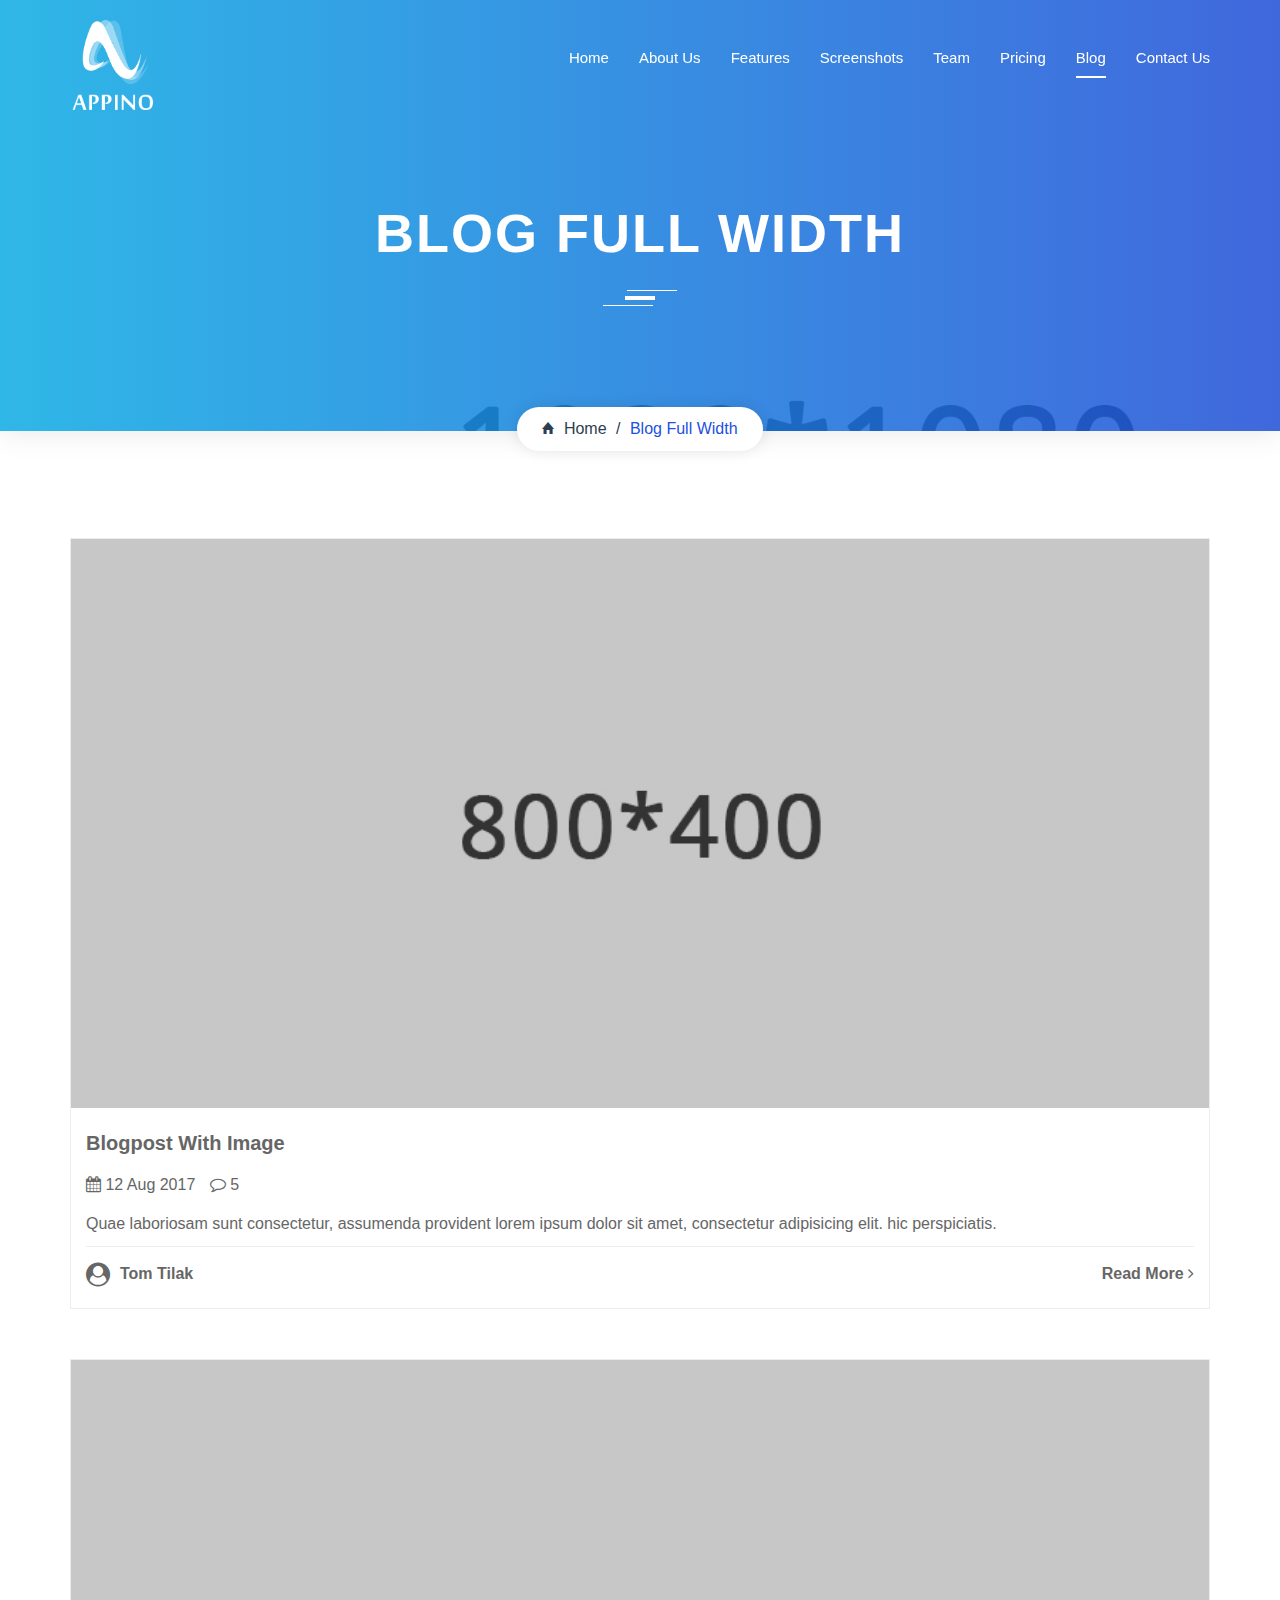
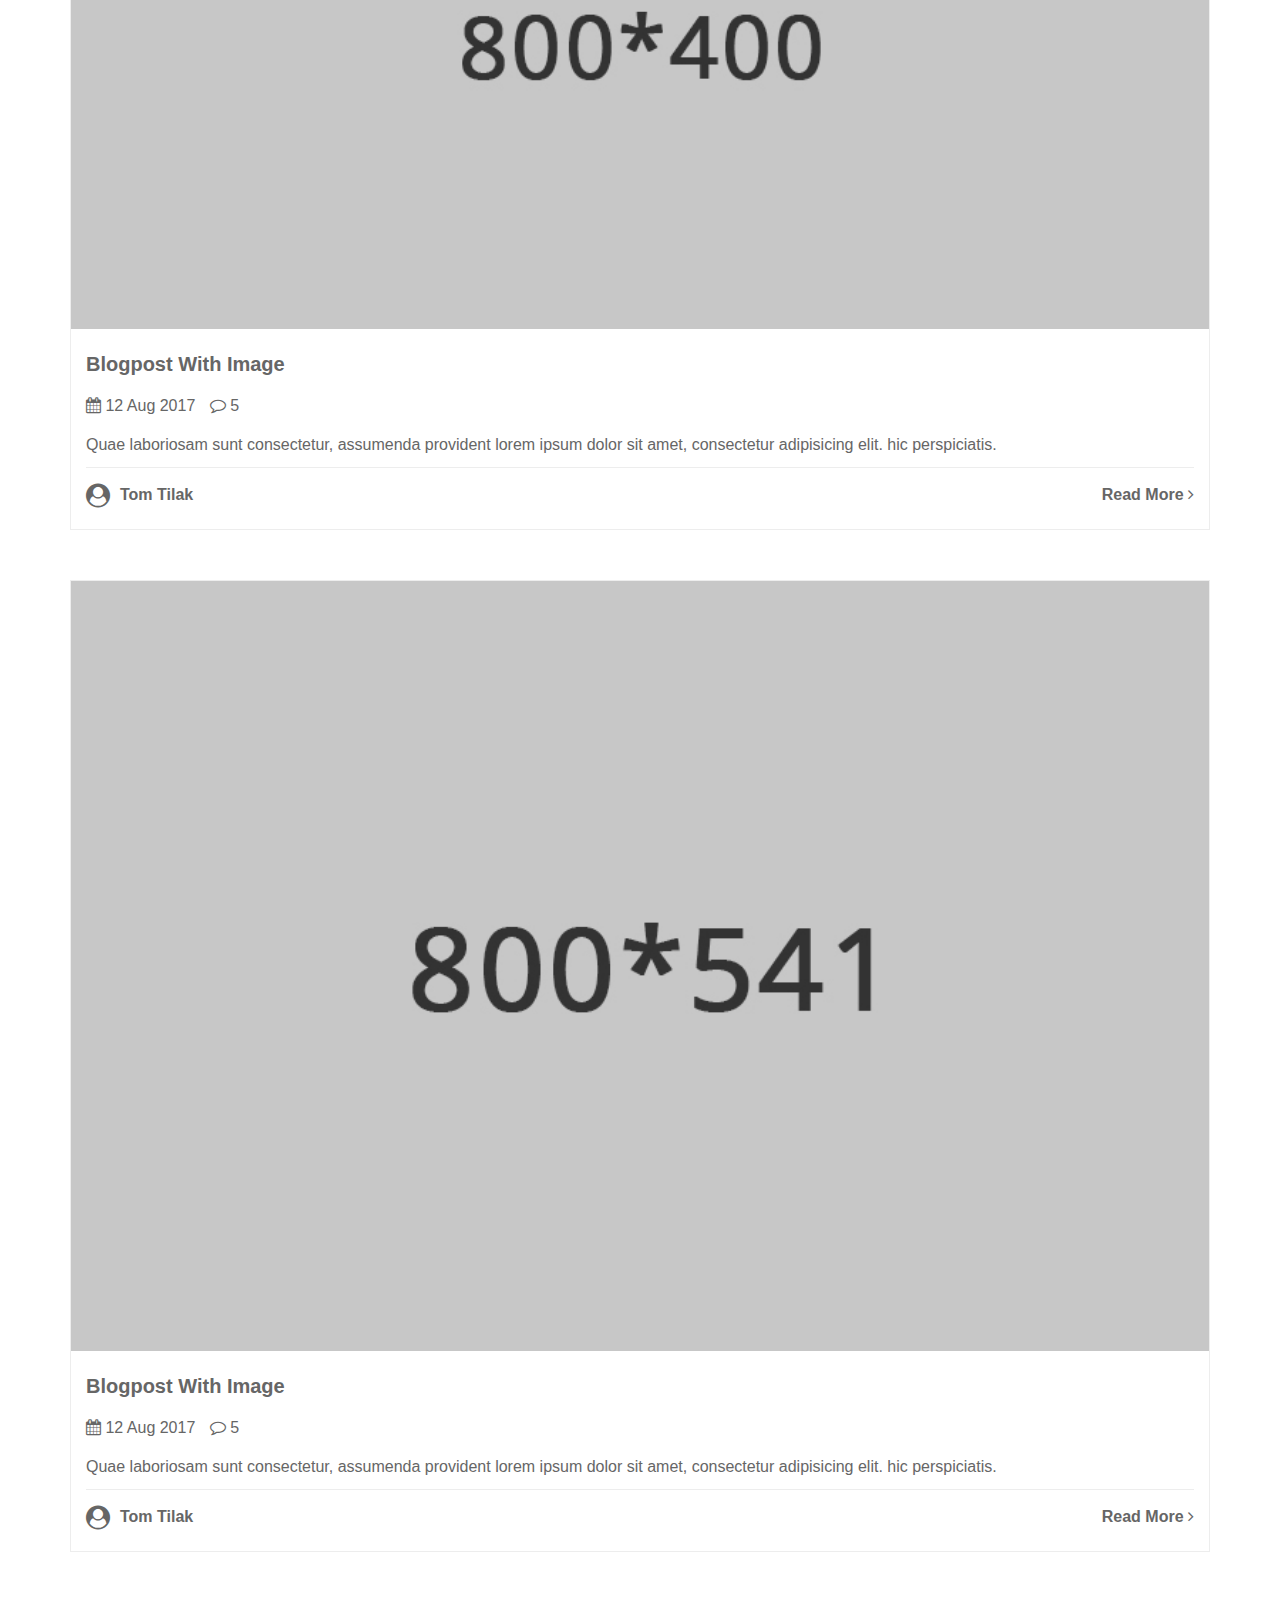
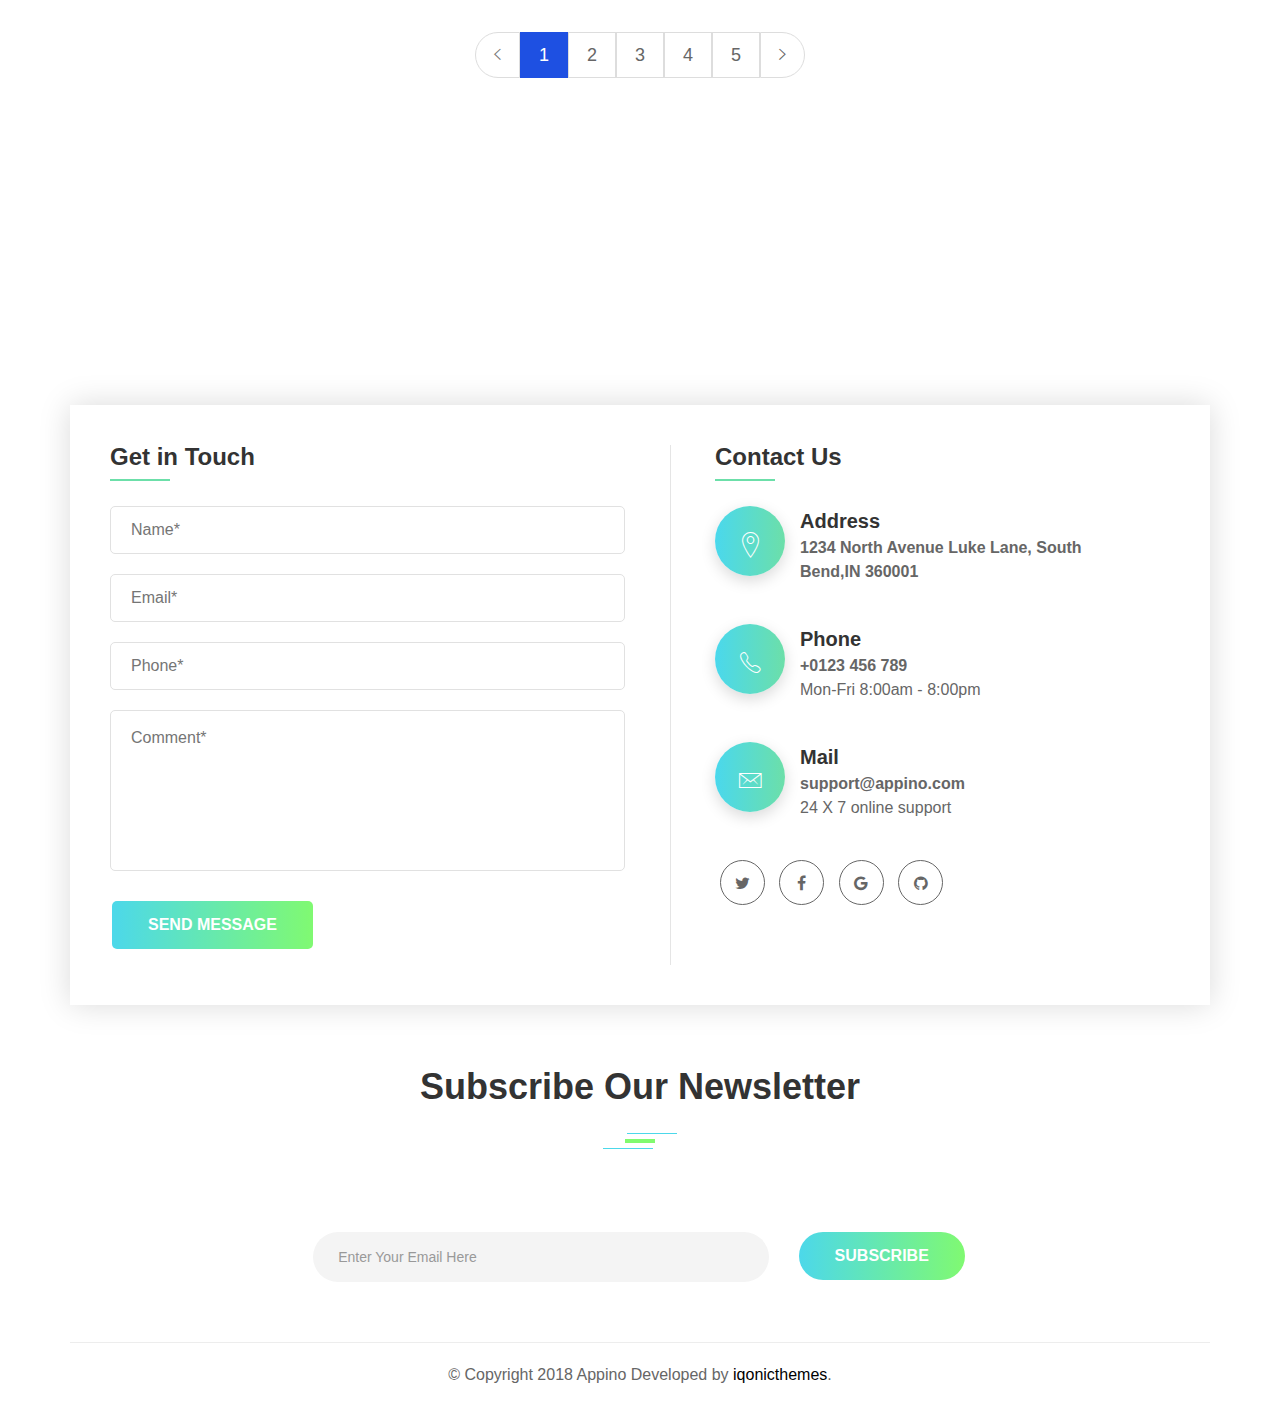
<file: blog-fullwidth.html>
<!DOCTYPE html>
<html lang="en">

<head>
    <meta charset="utf-8">
    <meta http-equiv="X-UA-Compatible" content="IE=edge">
    <meta name="keywords" content="HTML5 Template" />
    <meta name="description" content="Appino - Responsive App Landing Page" />
    <meta name="author" content="iqonicthemes.in" />
    <meta name="viewport" content="width=device-width, initial-scale=1, maximum-scale=1" />

    <title>Appino - Responsive App Landing Page</title>
    
    <!-- Favicon -->
    <link rel="shortcut icon" href="images/favicon.ico" />
    
    <!-- Google Fonts -->
    <link rel="stylesheet" type="text/css" href="https://fonts.googleapis.com/css?family=Open+Sans:400,600,700&amp;Raleway:300,400,500,600,700,800,900">
    
    <!-- Bootstrap -->
    <link rel="stylesheet" href="css/bootstrap.min.css">
    
    <!-- owl-carousel -->
    <link rel="stylesheet" type="text/css" href="css/owl-carousel/owl.carousel.css" />
    
    <!-- Font Awesome -->
    <link rel="stylesheet" type="text/css" href="css/font-awesome.css" />

    <!-- Magnific Popup -->
    <link rel="stylesheet" type="text/css" href="css/magnific-popup/magnific-popup.css" />

    <!-- Animate -->
    <link rel="stylesheet" type="text/css" href="css/animate.css" />
    
    <!-- Ionicons -->
    <link rel="stylesheet" href="css/ionicons.min.css">
    
    <!-- Style -->
    <link rel="stylesheet" href="css/style.css">

    <!-- Responsive -->
    <link rel="stylesheet" href="css/responsive.css">

    <!-- custom style -->
    <link rel="stylesheet" href="css/custom.css" />

</head>

<body>

    <!-- loading -->

    <div id="loading" class="green-bg">
        <div id="loading-center">
            <div class="boxLoading"></div>
        </div>
    </div>

    <!-- loading End -->


    <!-- Header -->

    <header id="header-wrap" data-spy="affix" data-offset-top="55">
        <div class="container">
            <div class="row">
                <div class="col-sm-12">
                    <nav class="navbar navbar-default">
                        <!-- Brand and toggle get grouped for better mobile display -->
                        <div class="navbar-header">
                            <button type="button" class="navbar-toggle collapsed" data-toggle="collapse" data-target="#bs-example-navbar-collapse-1" aria-expanded="false">
                                <span class="sr-only">Toggle navigation</span>
                                <span class="icon-bar"></span>
                                <span class="icon-bar"></span>
                                <span class="icon-bar"></span>
                            </button>
                            <a class="navbar-brand" href="javascript:void(0)">
                                <img src="images/logo.png" alt="logo">
                            </a>
                        </div>
                        <!-- Collect the nav links, forms, and other content for toggling -->
                        <div class="collapse navbar-collapse" id="bs-example-navbar-collapse-1">
                            <ul class="nav navbar-nav navbar-right">
                                <li><a href="index.html">Home</a></li>
                                <li><a href="#about-us">About Us</a></li>
                                <li><a href="#features">Features</a></li>
                                <li><a href="#screenshots">Screenshots</a></li>
                                <li><a href="#team">Team</a></li>
                                <li><a href="#pricing">Pricing</a></li>
                                <li class="active"><a href="#blog">Blog</a></li>
                                <li><a href="#contact-us">Contact Us</a></li>
                            </ul>
                        </div>
                        <!-- /.navbar-collapse -->
                    </nav>
                </div>
            </div>
        </div>
    </header>

    <!-- Header End -->


<!--======= intro =======-->
 
<section class="iq-breadcrumb overview-block-pt text-center iq-bg iq-bg-fixed iq-over-black-90 iq-box-shadow" style="background: url(images/about/04.jpg);" >
    <div class="container">
        <div class="row">
            <div class="col-sm-12">
                <div class="heading-title iq-breadcrumb-title iq-mtb-100">
                        <h1 class="title iq-tw-8 iq-font-white">Blog Full Width</h1>
                        <div class="divider white"></div>
                    </div>
                <ul class="breadcrumb">
                    <li><a href="index.html"><i class="ion-home"></i> Home</a></li>
                    <li class="active">Blog Full Width</li>
                </ul>
            </div>
        </div>
    </div>
</section>
  
<!--======= End intro =======-->
<div class="main-content"> 
  
<!--======= Blog =======-->

<section id="blog" class="iq-page-blog overview-block-ptb">
    <div class="container">
        <div class="row">
            <div class="col-md-12 col-sm-12">
                <div class="iq-blog-box">
                    <div class="iq-blog-image clearfix">
                        <img class="img-responsive center-block" src="images/blog/05.jpg" alt="#">
                    </div>
                    <div class="iq-blog-detail">
                        <div class="blog-title"> <a href="blog-single.html"><h5 class="iq-tw-6">Blogpost With Image</h5> </a> </div>
                        <div class="iq-blog-meta">
                            <ul class="list-inline">
                                <li><a href="javascript:void(0)"><i class="fa fa-calendar" aria-hidden="true"></i> 12 Aug 2017</a></li>
                                <li><a href="javascript:void(0)"><i class="fa fa-comment-o" aria-hidden="true"></i> 5</a></li>
                            </ul>
                        </div>
                        <div class="blog-content">
                            <p>Quae laboriosam sunt consectetur, assumenda provident lorem ipsum dolor sit amet, consectetur adipisicing elit. hic perspiciatis.</p>
                        </div>
                        <div class="blog-button">
                            <a href="javascript:void(0)" class="pull-left iq-tw-6 iq-user"><i class="fa fa-user-circle" aria-hidden="true"></i> Tom Tilak</a>
                            <a href="javascript:void(0)" class="pull-right iq-tw-6">Read More <i class="fa fa-angle-right" aria-hidden="true"></i></a> </div>
                    </div>
                </div>
                <div class="iq-blog-box iq-mt-50">
                    <div class="iq-blog-image clearfix">
                        <img class="img-responsive center-block" src="images/blog/06.jpg" alt="#">
                    </div>
                    <div class="iq-blog-detail">
                        <div class="blog-title"> <a href="blog-single.html"><h5 class="iq-tw-6">Blogpost With Image</h5> </a> </div>
                        <div class="iq-blog-meta">
                            <ul class="list-inline">
                                <li><a href="javascript:void(0)"><i class="fa fa-calendar" aria-hidden="true"></i> 12 Aug 2017</a></li>
                                <li><a href="javascript:void(0)"><i class="fa fa-comment-o" aria-hidden="true"></i> 5</a></li>
                            </ul>
                        </div>
                        <div class="blog-content">
                            <p>Quae laboriosam sunt consectetur, assumenda provident lorem ipsum dolor sit amet, consectetur adipisicing elit. hic perspiciatis.</p>
                        </div>
                        <div class="blog-button">
                            <a href="javascript:void(0)" class="pull-left iq-tw-6 iq-user"><i class="fa fa-user-circle" aria-hidden="true"></i> Tom Tilak</a>
                            <a href="javascript:void(0)" class="pull-right iq-tw-6">Read More <i class="fa fa-angle-right" aria-hidden="true"></i></a> </div>
                    </div>
                </div>
                <div class="iq-blog-box iq-mt-50">
                    <div class="iq-blog-image clearfix">
                        <img class="img-responsive center-block" src="images/blog/03.jpg" alt="#">
                    </div>
                    <div class="iq-blog-detail">
                        <div class="blog-title"> <a href="blog-single.html"><h5 class="iq-tw-6">Blogpost With Image</h5> </a> </div>
                        <div class="iq-blog-meta">
                            <ul class="list-inline">
                                <li><a href="javascript:void(0)"><i class="fa fa-calendar" aria-hidden="true"></i> 12 Aug 2017</a></li>
                                <li><a href="javascript:void(0)"><i class="fa fa-comment-o" aria-hidden="true"></i> 5</a></li>
                            </ul>
                        </div>
                        <div class="blog-content">
                            <p>Quae laboriosam sunt consectetur, assumenda provident lorem ipsum dolor sit amet, consectetur adipisicing elit. hic perspiciatis.</p>
                        </div>
                        <div class="blog-button">
                            <a href="javascript:void(0)" class="pull-left iq-tw-6 iq-user"><i class="fa fa-user-circle" aria-hidden="true"></i> Tom Tilak</a>
                            <a href="javascript:void(0)" class="pull-right iq-tw-6">Read More <i class="fa fa-angle-right" aria-hidden="true"></i></a> </div>
                    </div>
                </div>
            </div>
        </div>
        <div class="row iq-mt-80">
            <div class="col-lg-12 col-md-12 text-center">
                <ul class="pagination pagination-lg">
                    <li class="disabled"><a href="javascript:void(0)"> <i class="ion-ios-arrow-left"></i> </a></li>
                    <li class="active"><a href="javascript:void(0)">1</a></li>
                    <li><a href="javascript:void(0)">2</a></li>
                    <li><a href="javascript:void(0)">3</a></li>
                    <li><a href="javascript:void(0)">4</a></li>
                    <li><a href="javascript:void(0)">5</a></li>
                    <li><a href="javascript:void(0)"> <i class="ion-ios-arrow-right"></i> </a></li>
                </ul>
            </div>
        </div>
    </div>
</section>
</div>
<!--======= End Blog =======--> 

  
<div class="footer">


   <!-- MAP Info -->

    <div class="iq-map">
        <iframe src="https://www.google.com/maps/embed?pb=!1m18!1m12!1m3!1d3151.840108181602!2d144.95373631539215!3d-37.8172139797516!2m3!1f0!2f0!3f0!3m2!1i1024!2i768!4f13.1!3m3!1m2!1s0x6ad65d4c2b349649%3A0xb6899234e561db11!2sEnvato!5e0!3m2!1sen!2sin!4v1497005461921" style="border:0" allowfullscreen></iframe>
    </div>

    <!-- MAP Info END -->


    <!-- Get in Touch -->

    <section id="contact-us" class="iq-our-touch">
        <div class="container">
        <div class="iq-get-in iq-pall-40 white-bg">
            <div class="row">
                <div class="col-sm-12 col-md-6 col-lg-6">
                        <h4 class="heading-left iq-tw-6 iq-pb-20 iq-mb-40">Get in Touch</h4>
                            <div id="formmessage">Success/Error Message Goes Here</div>
                            <form class="form-horizontal" id="contactform" method="post" action="../php/contact-form.php">
                                <div class="contact-form">
                                    
                                        <div class="section-field">
                                            <input id="name" type="text" placeholder="Name*" name="name">
                                        </div>
                                        <div class="section-field">
                                            <input type="email" placeholder="Email*" name="email">
                                        </div>
                                        <div class="section-field">
                                            <input type="text" placeholder="Phone*" name="phone">
                                        </div>
                                    

                                        <div class="section-field textarea">
                                            <textarea class="input-message" placeholder="Comment*" rows="6" name="message"></textarea>
                                        </div>
                                        <input type="hidden" name="action" value="sendEmail" />
                                        <button id="submit" name="submit" type="submit" value="Send" class="button iq-mt-30">Send Message</button>

                                </div>
                            </form>
                            <div id="ajaxloader" style="display:none"><img class="center-block mt-30 mb-30" src="images/ajax-loader.gif" alt="#"></div>
                    </div>
                    <div class="col-sm-12 col-md-6 col-lg-6 re-mt-30">
                        <div class="contact-info iq-pall-60 iq-pt-0">
                            <h4 class="heading-left iq-tw-6 iq-pb-20 iq-mb-40">Contact Us</h4>
                        <div class="iq-fancy-box-02">
                        <div class="iq-icon green-bg">
                            <i aria-hidden="true" class="ion-ios-location-outline"></i>
                        </div>
                        <div class="fancy-content">
                            <h5 class="iq-tw-6">Address</h5>
                            <span class="lead iq-tw-6">1234 North Avenue Luke Lane, South Bend,IN 360001</span>
                        </div>
                    </div>
                    <div class="iq-fancy-box-02 iq-mt-40">
                        <div class="iq-icon green-bg">
                            <i aria-hidden="true" class="ion-ios-telephone-outline"></i>
                        </div>
                        <div class="fancy-content">
                            <h5 class="iq-tw-6">Phone</h5>
                            <span class="lead iq-tw-6">+0123 456 789</span>
                            <p class="iq-mb-0">Mon-Fri 8:00am - 8:00pm</p>
                        </div>
                    </div>
                    <div class="iq-fancy-box-02 iq-mt-40">
                        <div class="iq-icon green-bg">
                            <i aria-hidden="true" class="ion-ios-email-outline"></i>
                        </div>
                        <div class="fancy-content">
                            <h5 class="iq-tw-6">Mail</h5>
                            <span class="lead iq-tw-6">support@appino.com</span>
                            <p class="iq-mb-0">24 X 7 online support</p>
                        </div>
                    </div>
                    <ul class="info-share">
                        <li><a href="javascript:void(0)"><i class="fa fa-twitter"></i></a></li>
                        <li><a href="javascript:void(0)"><i class="fa fa-facebook"></i></a></li>
                        <li><a href="javascript:void(0)"><i class="fa fa-google"></i></a></li>
                        <li><a href="javascript:void(0)"><i class="fa fa-github"></i></a></li>
                    </ul>
                        </div>
                    </div>
                </div>
            </div>
        </div>
    </section>

    <!-- Get in Touch END -->


    <!-- Footer -->

    <footer class="iq-footer white-bg text-center">
        <div class="container">
            <div class="row iq-ptb-60">
                <div class="col-sm-12">
                    <div class="heading-title iq-mb-40">
                        <h2 class="title iq-tw-6">Subscribe Our Newsletter</h2>
                        <div class="divider"></div>
                    </div>
                </div>
                <div class="col-sm-12">
                    <form class="form-inline iq-subscribe">
                        <div class="form-group">
                            <input type="text" class="form-control" id="exampleInputName2" placeholder="Enter Your Email Here">
                        </div>
                        <a class="button iq-ml-25" href="# ">subscribe</a>
                    </form>
                </div>
            </div>
            <div class="row">
                <div class="col-sm-12">
                    <div class="footer-copyright iq-ptb-20">© Copyright 2018 Appino Developed by <a target="_blank" href="https://iqonicthemes.com/">iqonicthemes</a>.</div>
                </div>
            </div>
        </div>
    </footer>

    <!-- Footer END -->
</div>


    <!-- back-to-top -->
    
    <div id="back-to-top">
        <a class="top" id="top" href="#top"> <i class="ion-ios-upload-outline"></i> </a>
    </div>

    <!-- back-to-top End -->


 


    <!-- jQuery -->
    <script src="js/jquery.min.js"></script>

    <!-- bootstrap -->
    <script src="js/bootstrap.min.js"></script>

    <!-- owl-carousel -->
    <script src="js/owl-carousel/owl.carousel.min.js"></script>

    <!-- Counter -->
    <script src="js/counter/jquery.countTo.js"></script>

    <!-- Jquery Appear -->
    <script src="js/jquery.appear.js"></script>

    <!-- Magnific Popup --> 
    <script src="js/magnific-popup/jquery.magnific-popup.min.js"></script>

    <!-- Retina -->
    <script src="js/retina.min.js"></script>

    <!-- wow -->
    <script src="js/wow.min.js"></script>

    <!-- Countdown -->
    <script src="js/jquery.countdown.min.js"></script>

    <!-- Particles -->
    <script src="js/particles/particles.min.js"></script>
    <script src="js/particles/app.js"></script>

    <!-- Custom -->
    <script src="js/custom.js"></script>

</body>

</html>
</file>
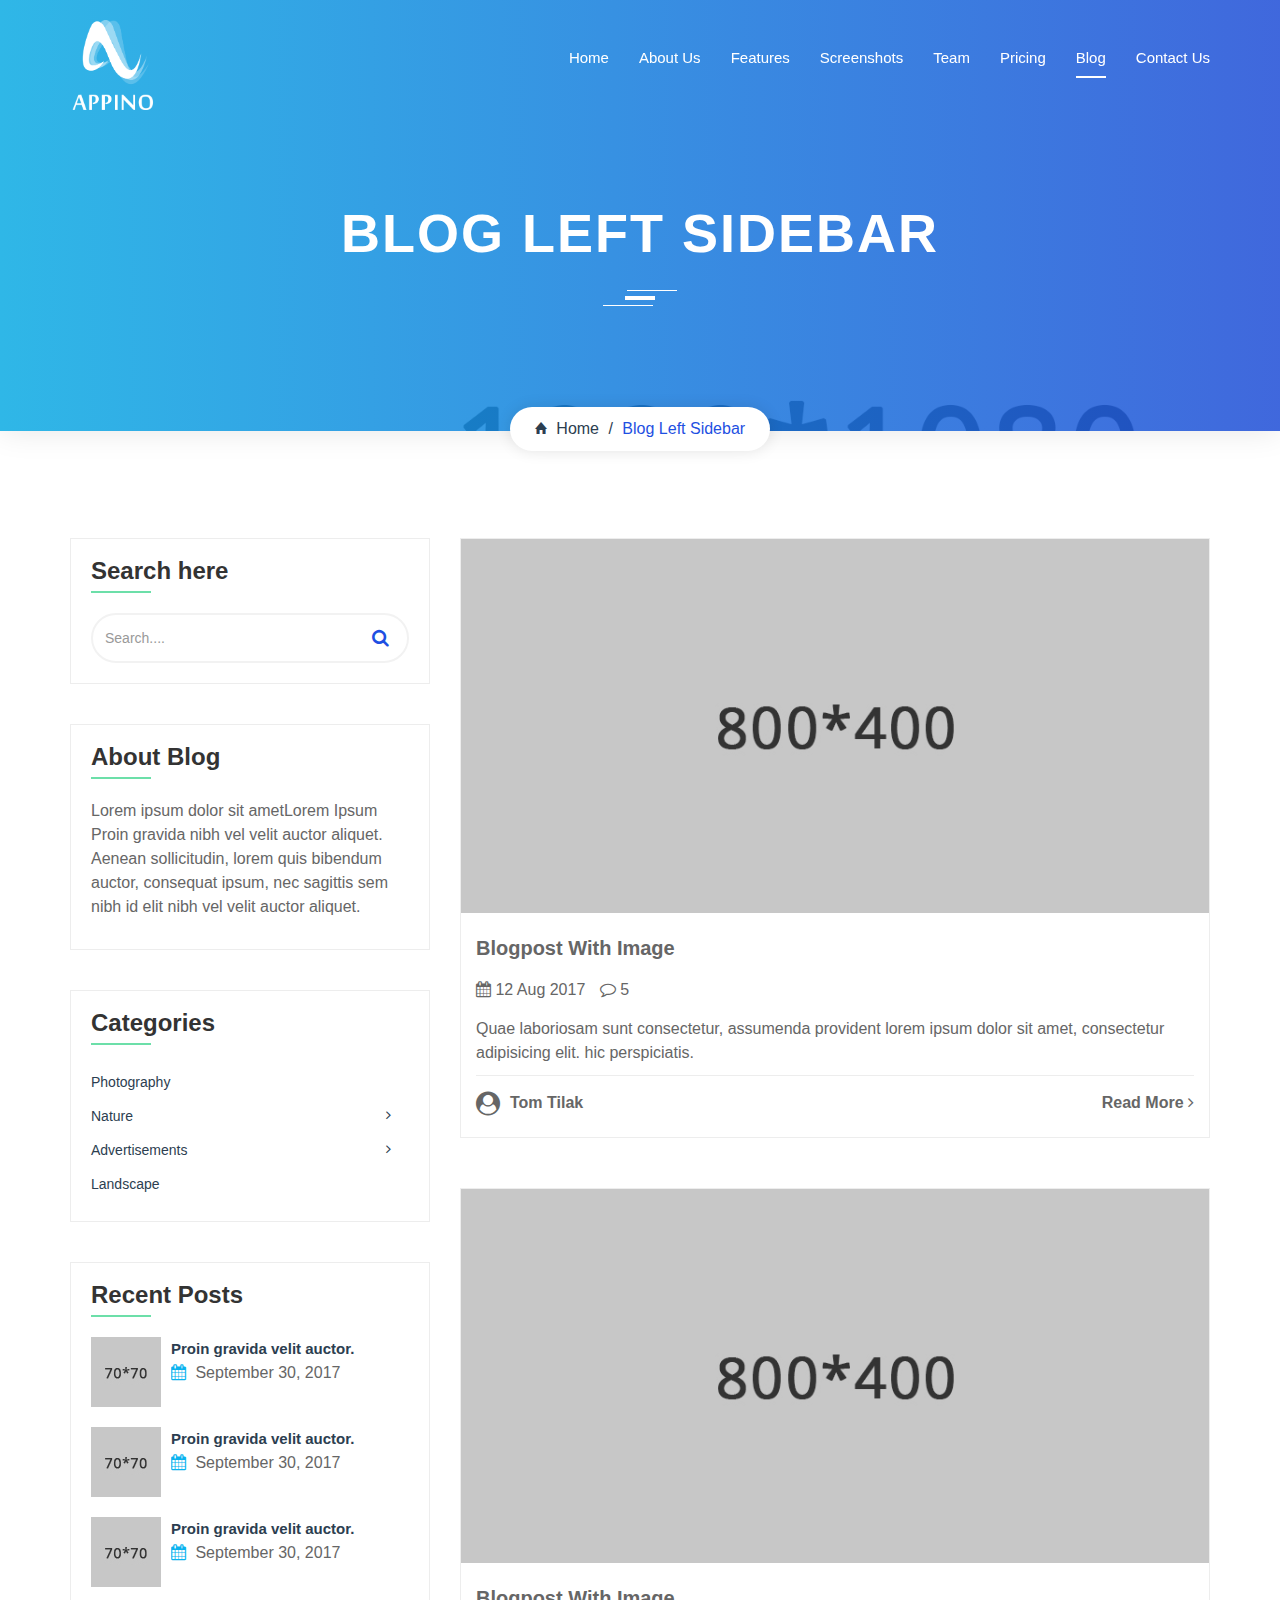
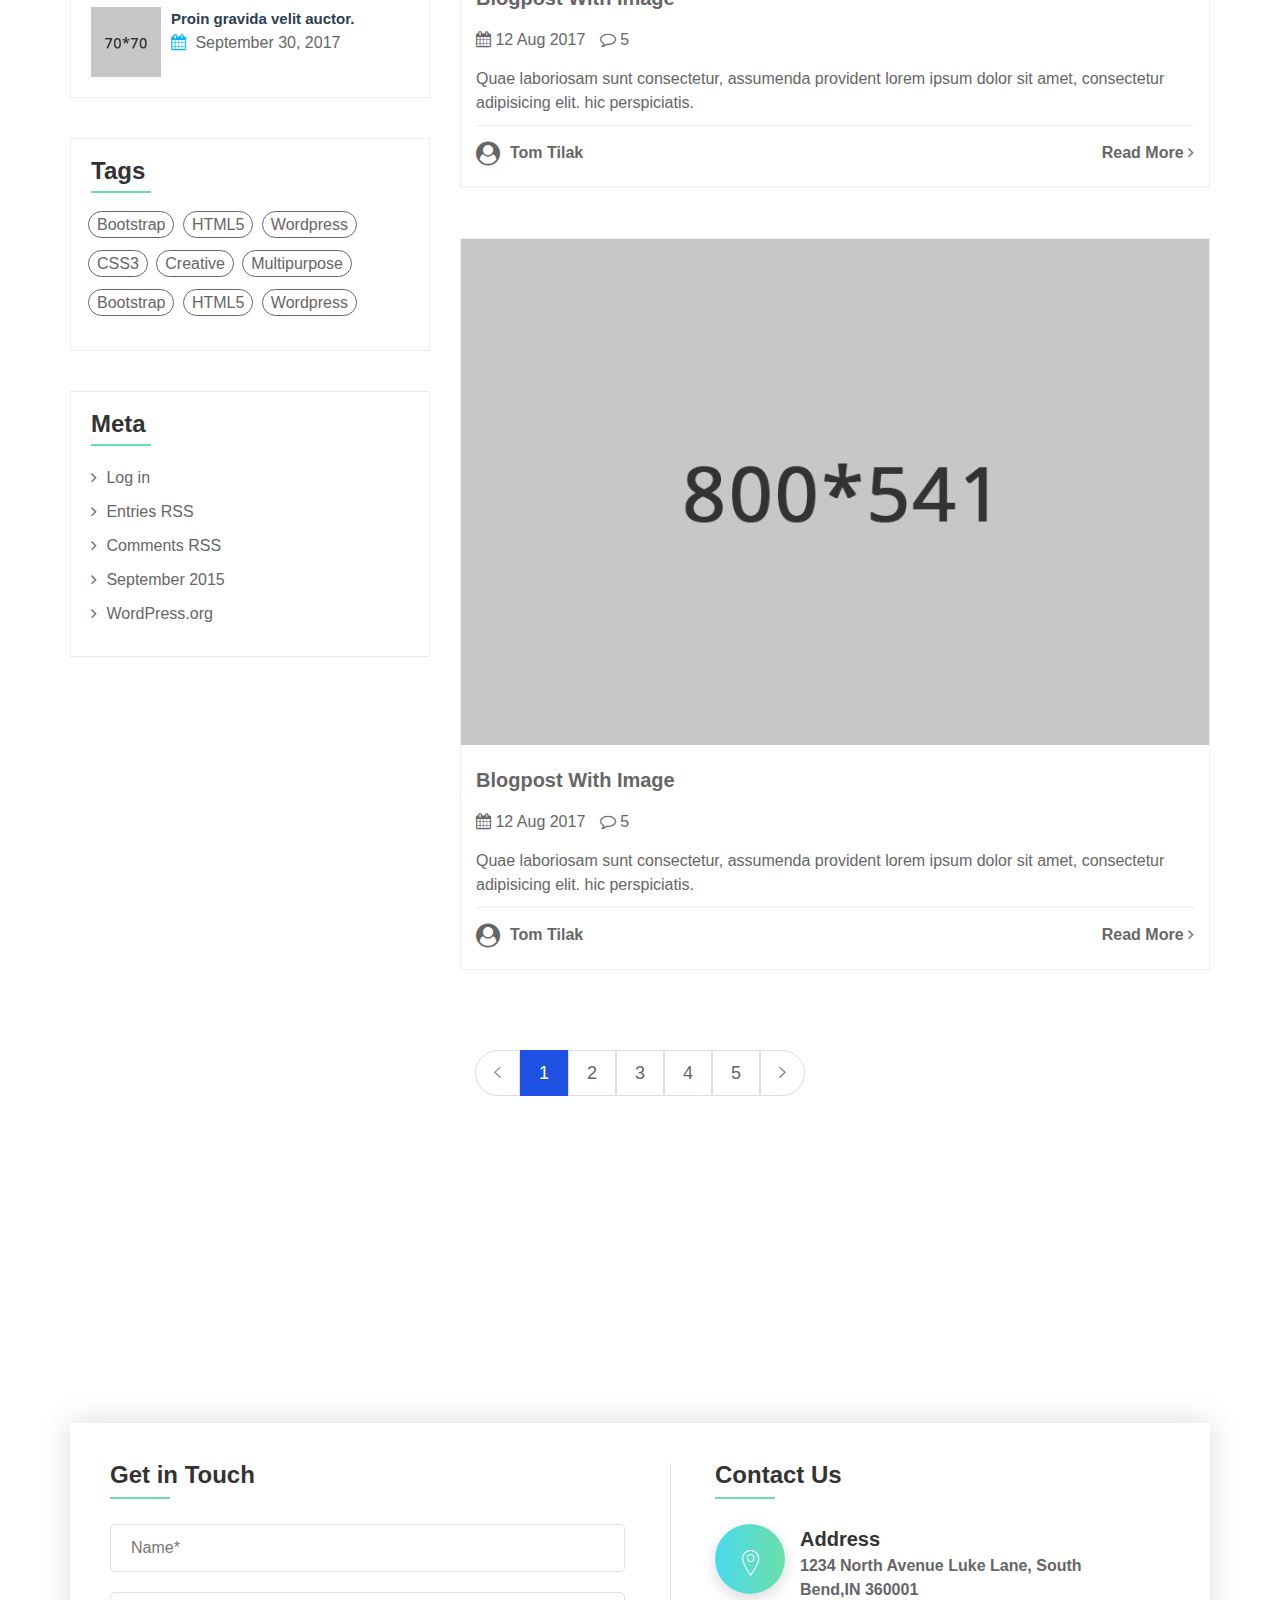
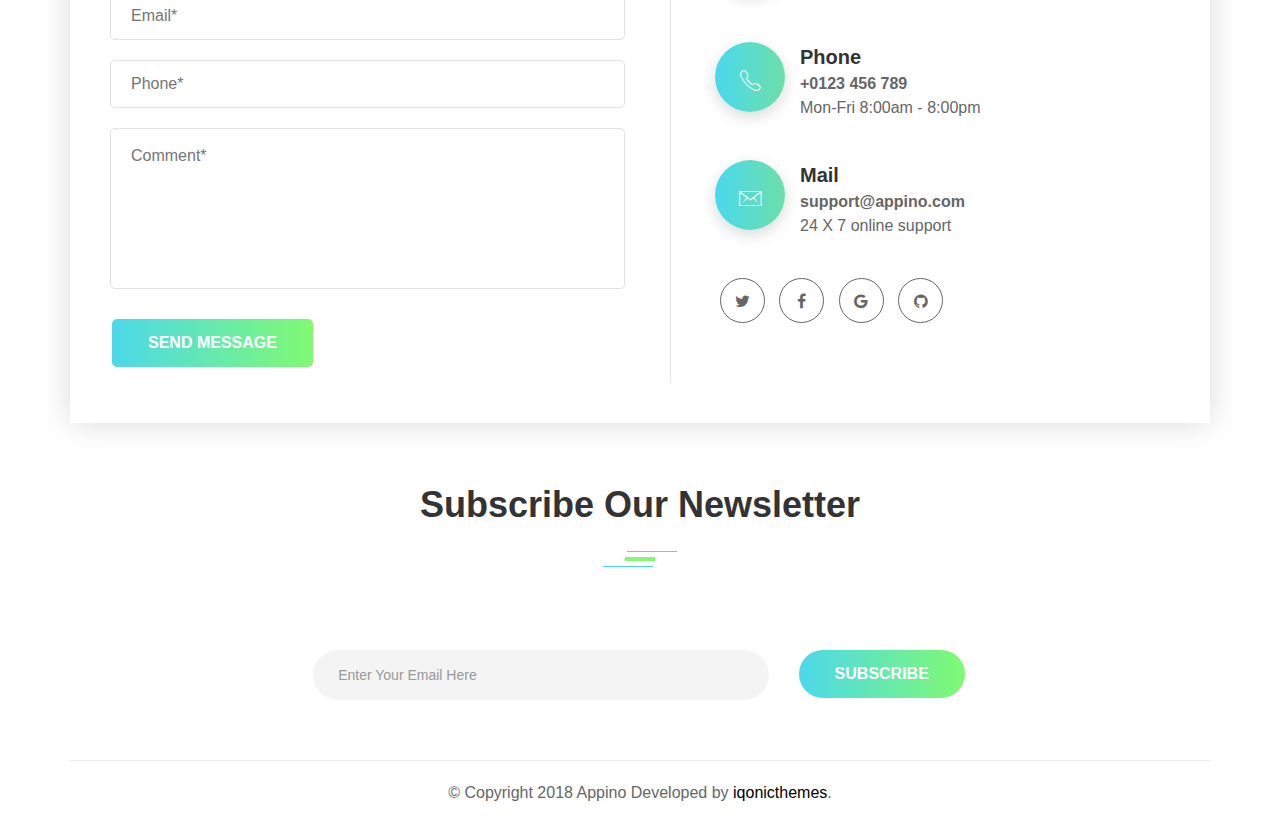
<file: blog-left-sidebar.html>
<!DOCTYPE html>
<html lang="en">

<head>
    <meta charset="utf-8">
    <meta http-equiv="X-UA-Compatible" content="IE=edge">
    <meta name="keywords" content="HTML5 Template" />
    <meta name="description" content="Appino - Responsive App Landing Page" />
    <meta name="author" content="iqonicthemes.in" />
    <meta name="viewport" content="width=device-width, initial-scale=1, maximum-scale=1" />

    <title>Appino - Responsive App Landing Page</title>
    
    <!-- Favicon -->
    <link rel="shortcut icon" href="images/favicon.ico" />
    
    <!-- Google Fonts -->
    <link rel="stylesheet" type="text/css" href="https://fonts.googleapis.com/css?family=Open+Sans:400,600,700&amp;Raleway:300,400,500,600,700,800,900">
    
    <!-- Bootstrap -->
    <link rel="stylesheet" href="css/bootstrap.min.css">
    
    <!-- owl-carousel -->
    <link rel="stylesheet" type="text/css" href="css/owl-carousel/owl.carousel.css" />
    
    <!-- Font Awesome -->
    <link rel="stylesheet" type="text/css" href="css/font-awesome.css" />

    <!-- Magnific Popup -->
    <link rel="stylesheet" type="text/css" href="css/magnific-popup/magnific-popup.css" />

    <!-- Animate -->
    <link rel="stylesheet" type="text/css" href="css/animate.css" />
    
    <!-- Ionicons -->
    <link rel="stylesheet" href="css/ionicons.min.css">
    
    <!-- Style -->
    <link rel="stylesheet" href="css/style.css">

    <!-- Responsive -->
    <link rel="stylesheet" href="css/responsive.css">

    <!-- custom style -->
    <link rel="stylesheet" href="css/custom.css" />

</head>

<body>

    <!-- loading -->

    <div id="loading" class="green-bg">
        <div id="loading-center">
            <div class="boxLoading"></div>
        </div>
    </div>

    <!-- loading End -->


    <!-- Header -->

    <header id="header-wrap" data-spy="affix" data-offset-top="55">
        <div class="container">
            <div class="row">
                <div class="col-sm-12">
                    <nav class="navbar navbar-default">
                        <!-- Brand and toggle get grouped for better mobile display -->
                        <div class="navbar-header">
                            <button type="button" class="navbar-toggle collapsed" data-toggle="collapse" data-target="#bs-example-navbar-collapse-1" aria-expanded="false">
                                <span class="sr-only">Toggle navigation</span>
                                <span class="icon-bar"></span>
                                <span class="icon-bar"></span>
                                <span class="icon-bar"></span>
                            </button>
                            <a class="navbar-brand" href="javascript:void(0)">
                                <img src="images/logo.png" alt="logo">
                            </a>
                        </div>
                        <!-- Collect the nav links, forms, and other content for toggling -->
                        <div class="collapse navbar-collapse" id="bs-example-navbar-collapse-1">
                            <ul class="nav navbar-nav navbar-right">
                                <li><a href="index.html">Home</a></li>
                                <li><a href="#about-us">About Us</a></li>
                                <li><a href="#features">Features</a></li>
                                <li><a href="#screenshots">Screenshots</a></li>
                                <li><a href="#team">Team</a></li>
                                <li><a href="#pricing">Pricing</a></li>
                                <li class="active"><a href="#blog">Blog</a></li>
                                <li><a href="#contact-us">Contact Us</a></li>
                            </ul>
                        </div>
                        <!-- /.navbar-collapse -->
                    </nav>
                </div>
            </div>
        </div>
    </header>

    <!-- Header End -->

<!--======= intro =======-->
 
<section class="iq-breadcrumb overview-block-pt text-center iq-bg iq-bg-fixed iq-over-black-90 iq-box-shadow" style="background: url(images/about/04.jpg);" >
    <div class="container">
        <div class="row">
            <div class="col-sm-12">
                <div class="heading-title iq-breadcrumb-title iq-mtb-100">
                        <h1 class="title iq-tw-8 iq-font-white">Blog Left Sidebar</h1>
                        <div class="divider white"></div>
                    </div>
                <ul class="breadcrumb">
                    <li><a href="index.html"><i class="ion-home"></i> Home</a></li>
                    <li class="active">Blog Left Sidebar</li>
                </ul>
            </div>
        </div>
    </div>
</section>
  
<!--======= End intro =======-->

  <div class="main-content"> 
<!--======= Blog =======-->

<section id="blog" class="iq-page-blog overview-block-ptb">
    <div class="container">
        <div class="row">
            <div class="col-md-8 col-sm-12 col-md-push-4">
                <div class="iq-blog-box">
                    <div class="iq-blog-image clearfix">
                        <img class="img-responsive center-block" src="images/blog/05.jpg" alt="#">
                    </div>
                    <div class="iq-blog-detail">
                        <div class="blog-title"> <a href="blog-single.html"><h5 class="iq-tw-6">Blogpost With Image</h5> </a> </div>
                        <div class="iq-blog-meta">
                            <ul class="list-inline">
                                <li><a href="javascript:void(0)"><i class="fa fa-calendar" aria-hidden="true"></i> 12 Aug 2017</a></li>
                                <li><a href="javascript:void(0)"><i class="fa fa-comment-o" aria-hidden="true"></i> 5</a></li>
                            </ul>
                        </div>
                        <div class="blog-content">
                            <p>Quae laboriosam sunt consectetur, assumenda provident lorem ipsum dolor sit amet, consectetur adipisicing elit. hic perspiciatis.</p>
                        </div>
                        <div class="blog-button">
                            <a href="javascript:void(0)" class="pull-left iq-tw-6 iq-user"><i class="fa fa-user-circle" aria-hidden="true"></i> Tom Tilak</a>
                            <a href="javascript:void(0)" class="pull-right iq-tw-6">Read More <i class="fa fa-angle-right" aria-hidden="true"></i></a> </div>
                    </div>
                </div>
                <div class="iq-blog-box iq-mt-50">
                    <div class="iq-blog-image clearfix">
                        <img class="img-responsive center-block" src="images/blog/06.jpg" alt="#">
                    </div>
                    <div class="iq-blog-detail">
                        <div class="blog-title"> <a href="blog-single.html"><h5 class="iq-tw-6">Blogpost With Image</h5> </a> </div>
                        <div class="iq-blog-meta">
                            <ul class="list-inline">
                                <li><a href="javascript:void(0)"><i class="fa fa-calendar" aria-hidden="true"></i> 12 Aug 2017</a></li>
                                <li><a href="javascript:void(0)"><i class="fa fa-comment-o" aria-hidden="true"></i> 5</a></li>
                            </ul>
                        </div>
                        <div class="blog-content">
                            <p>Quae laboriosam sunt consectetur, assumenda provident lorem ipsum dolor sit amet, consectetur adipisicing elit. hic perspiciatis.</p>
                        </div>
                        <div class="blog-button">
                            <a href="javascript:void(0)" class="pull-left iq-tw-6 iq-user"><i class="fa fa-user-circle" aria-hidden="true"></i> Tom Tilak</a>
                            <a href="javascript:void(0)" class="pull-right iq-tw-6">Read More <i class="fa fa-angle-right" aria-hidden="true"></i></a> </div>
                    </div>
                </div>
                <div class="iq-blog-box iq-mt-50">
                    <div class="iq-blog-image clearfix">
                        <img class="img-responsive center-block" src="images/blog/03.jpg" alt="#">
                    </div>
                    <div class="iq-blog-detail">
                        <div class="blog-title"> <a href="blog-single.html"><h5 class="iq-tw-6">Blogpost With Image</h5> </a> </div>
                        <div class="iq-blog-meta">
                            <ul class="list-inline">
                                <li><a href="javascript:void(0)"><i class="fa fa-calendar" aria-hidden="true"></i> 12 Aug 2017</a></li>
                                <li><a href="javascript:void(0)"><i class="fa fa-comment-o" aria-hidden="true"></i> 5</a></li>
                            </ul>
                        </div>
                        <div class="blog-content">
                            <p>Quae laboriosam sunt consectetur, assumenda provident lorem ipsum dolor sit amet, consectetur adipisicing elit. hic perspiciatis.</p>
                        </div>
                        <div class="blog-button">
                            <a href="javascript:void(0)" class="pull-left iq-tw-6 iq-user"><i class="fa fa-user-circle" aria-hidden="true"></i> Tom Tilak</a>
                            <a href="javascript:void(0)" class="pull-right iq-tw-6">Read More <i class="fa fa-angle-right" aria-hidden="true"></i></a> </div>
                    </div>
                </div>
            </div>
            <div class="col-md-4 col-sm-12 col-md-pull-8">
                <div class="iq-post-sidebar">
                    <div class="iq-sidebar-widget">
                        <h4 class="iq-widget-title heading-left iq-tw-6">Search here</h4>
                        <div class="iq-widget-search"> <i class="fa fa-search"></i>
                            <input type="search" placeholder="Search...." class="form-control placeholder">
                        </div>
                    </div>
                    <div class="iq-sidebar-widget">
                        <h4 class="iq-widget-title heading-left iq-tw-6">About Blog</h4>
                        <p>Lorem ipsum dolor sit ametLorem Ipsum Proin gravida nibh vel velit auctor aliquet. Aenean sollicitudin, lorem quis bibendum auctor, consequat ipsum, nec sagittis sem nibh id elit nibh vel velit auctor aliquet.</p>
                    </div>
                    <div class="iq-sidebar-widget">
                        <h4 class="iq-widget-title heading-left iq-tw-6">Categories</h4>
                        <div class='iq-widget-menu'>
                            <ul>
                                <li><a href='#'><span>Photography</span></a></li>
                                <li><a href='#'><span>Nature <i class="fa fa-angle-right"></i></span></a>
                                    <ul>
                                        <li><a href='#'><span>Nature</span> </a></li>
                                        <li><a href='#'><span>Measures</span></a></li>
                                        <li><a href='#'><span>Weddings </span></a></li>
                                    </ul>
                                </li>
                                <li><a href='#'><span>Advertisements <i class="fa fa-angle-right"></i></span></a>
                                    <ul>
                                        <li><a href='#'><span>Weddings </span></a></li>
                                        <li><a href='#'><span>Landscape </span></a></li>
                                    </ul>
                                </li>
                                <li><a href='#'><span>Landscape </span></a></li>
                            </ul>
                        </div>
                    </div>
                    <div class="iq-sidebar-widget">
                        <h4 class="iq-widget-title heading-left iq-tw-6">Recent Posts</h4>
                        <div class="iq-recent-post media">
                            <div class="media-left"> <a href="javascript:void(0)"><img alt="" class="media-object" src="images/blog/11.jpg" style="width:70px; height:70px;"></a> </div>
                            <div class="media-body"> <a href="javascript:void(0)">Proin gravida velit auctor.</a><span><i class="fa fa-calendar"></i> September 30, 2017</span> </div>
                        </div>
                        <div class="iq-recent-post media">
                            <div class="media-left"> <a href="javascript:void(0)"><img alt="" class="media-object" src="images/blog/12.jpg" style="width:70px; height:70px;"></a> </div>
                            <div class="media-body"> <a href="javascript:void(0)">Proin gravida velit auctor.</a><span><i class="fa fa-calendar"></i> September 30, 2017</span> </div>
                        </div>
                        <div class="iq-recent-post media">
                            <div class="media-left"> <a href="javascript:void(0)"><img alt="" class="media-object" src="images/blog/13.jpg" style="width:70px; height:70px;"></a> </div>
                            <div class="media-body"> <a href="javascript:void(0)">Proin gravida velit auctor.</a><span><i class="fa fa-calendar"></i> September 30, 2017</span> </div>
                        </div>
                        <div class="iq-recent-post media">
                            <div class="media-left"> <a href="javascript:void(0)"><img alt="" class="media-object" src="images/blog/14.jpg" style="width:70px; height:70px;"></a> </div>
                            <div class="media-body"> <a href="javascript:void(0)">Proin gravida velit auctor.</a><span><i class="fa fa-calendar"></i> September 30, 2017</span> </div>
                        </div>
                    </div>
                    <div class="iq-sidebar-widget">
                        <h4 class="iq-widget-title heading-left iq-tw-6">Tags</h4>
                        <ul class="iq-tags list-inline">
                            <li><a href="javascript:void(0)">Bootstrap</a></li>
                            <li><a href="javascript:void(0)">HTML5</a></li>
                            <li><a href="javascript:void(0)">Wordpress</a></li>
                            <li><a href="javascript:void(0)">CSS3</a></li>
                            <li><a href="javascript:void(0)">Creative</a></li>
                            <li><a href="javascript:void(0)">Multipurpose</a></li>
                            <li><a href="javascript:void(0)">Bootstrap</a></li>
                            <li><a href="javascript:void(0)">HTML5</a></li>
                            <li><a href="javascript:void(0)">Wordpress</a></li>
                        </ul>
                    </div>
                    <div class="iq-sidebar-widget">
                        <h4 class="iq-widget-title heading-left iq-tw-6">Meta</h4>
                        <ul class="iq-widget-archives">
                            <li><a href="javascript:void(0)"><i class="fa fa-angle-right"></i> Log in</a></li>
                            <li><a href="javascript:void(0)"><i class="fa fa-angle-right"></i> Entries RSS</a></li>
                            <li><a href="javascript:void(0)"><i class="fa fa-angle-right"></i> Comments RSS </a></li>
                            <li><a href="javascript:void(0)"><i class="fa fa-angle-right"></i> September 2015</a></li>
                            <li><a href="javascript:void(0)"><i class="fa fa-angle-right"></i> WordPress.org</a></li>
                        </ul>
                    </div>
                </div>
            </div>
        </div>
        <div class="row iq-mt-80">
            <div class="col-lg-12 col-md-12 text-center">
                <ul class="pagination pagination-lg">
                    <li class="disabled"><a href="javascript:void(0)"> <i class="ion-ios-arrow-left"></i> </a></li>
                    <li class="active"><a href="javascript:void(0)">1</a></li>
                    <li><a href="javascript:void(0)">2</a></li>
                    <li><a href="javascript:void(0)">3</a></li>
                    <li><a href="javascript:void(0)">4</a></li>
                    <li><a href="javascript:void(0)">5</a></li>
                    <li><a href="javascript:void(0)"> <i class="ion-ios-arrow-right"></i> </a></li>
                </ul>
            </div>
        </div>
    </div>
</section>

<!--======= End Blog =======-->
 </div>

 
<div class="footer">


   <!-- MAP Info -->

    <div class="iq-map">
        <iframe src="https://www.google.com/maps/embed?pb=!1m18!1m12!1m3!1d3151.840108181602!2d144.95373631539215!3d-37.8172139797516!2m3!1f0!2f0!3f0!3m2!1i1024!2i768!4f13.1!3m3!1m2!1s0x6ad65d4c2b349649%3A0xb6899234e561db11!2sEnvato!5e0!3m2!1sen!2sin!4v1497005461921" style="border:0" allowfullscreen></iframe>
    </div>

    <!-- MAP Info END -->


    <!-- Get in Touch -->

    <section id="contact-us" class="iq-our-touch">
        <div class="container">
        <div class="iq-get-in iq-pall-40 white-bg">
            <div class="row">
                <div class="col-sm-12 col-md-6 col-lg-6">
                        <h4 class="heading-left iq-tw-6 iq-pb-20 iq-mb-40">Get in Touch</h4>
                            <div id="formmessage">Success/Error Message Goes Here</div>
                            <form class="form-horizontal" id="contactform" method="post" action="../php/contact-form.php">
                                <div class="contact-form">
                                    
                                        <div class="section-field">
                                            <input id="name" type="text" placeholder="Name*" name="name">
                                        </div>
                                        <div class="section-field">
                                            <input type="email" placeholder="Email*" name="email">
                                        </div>
                                        <div class="section-field">
                                            <input type="text" placeholder="Phone*" name="phone">
                                        </div>
                                    

                                        <div class="section-field textarea">
                                            <textarea class="input-message" placeholder="Comment*" rows="6" name="message"></textarea>
                                        </div>
                                        <input type="hidden" name="action" value="sendEmail" />
                                        <button id="submit" name="submit" type="submit" value="Send" class="button iq-mt-30">Send Message</button>

                                </div>
                            </form>
                            <div id="ajaxloader" style="display:none"><img class="center-block mt-30 mb-30" src="images/ajax-loader.gif" alt="#"></div>
                    </div>
                    <div class="col-sm-12 col-md-6 col-lg-6 re-mt-30">
                        <div class="contact-info iq-pall-60 iq-pt-0">
                            <h4 class="heading-left iq-tw-6 iq-pb-20 iq-mb-40">Contact Us</h4>
                        <div class="iq-fancy-box-02">
                        <div class="iq-icon green-bg">
                            <i aria-hidden="true" class="ion-ios-location-outline"></i>
                        </div>
                        <div class="fancy-content">
                            <h5 class="iq-tw-6">Address</h5>
                            <span class="lead iq-tw-6">1234 North Avenue Luke Lane, South Bend,IN 360001</span>
                        </div>
                    </div>
                    <div class="iq-fancy-box-02 iq-mt-40">
                        <div class="iq-icon green-bg">
                            <i aria-hidden="true" class="ion-ios-telephone-outline"></i>
                        </div>
                        <div class="fancy-content">
                            <h5 class="iq-tw-6">Phone</h5>
                            <span class="lead iq-tw-6">+0123 456 789</span>
                            <p class="iq-mb-0">Mon-Fri 8:00am - 8:00pm</p>
                        </div>
                    </div>
                    <div class="iq-fancy-box-02 iq-mt-40">
                        <div class="iq-icon green-bg">
                            <i aria-hidden="true" class="ion-ios-email-outline"></i>
                        </div>
                        <div class="fancy-content">
                            <h5 class="iq-tw-6">Mail</h5>
                            <span class="lead iq-tw-6">support@appino.com</span>
                            <p class="iq-mb-0">24 X 7 online support</p>
                        </div>
                    </div>
                    <ul class="info-share">
                        <li><a href="javascript:void(0)"><i class="fa fa-twitter"></i></a></li>
                        <li><a href="javascript:void(0)"><i class="fa fa-facebook"></i></a></li>
                        <li><a href="javascript:void(0)"><i class="fa fa-google"></i></a></li>
                        <li><a href="javascript:void(0)"><i class="fa fa-github"></i></a></li>
                    </ul>
                        </div>
                    </div>
                </div>
            </div>
        </div>
    </section>

    <!-- Get in Touch END -->


    <!-- Footer -->

    <footer class="iq-footer white-bg text-center">
        <div class="container">
            <div class="row iq-ptb-60">
                <div class="col-sm-12">
                    <div class="heading-title iq-mb-40">
                        <h2 class="title iq-tw-6">Subscribe Our Newsletter</h2>
                        <div class="divider"></div>
                    </div>
                </div>
                <div class="col-sm-12">
                    <form class="form-inline iq-subscribe">
                        <div class="form-group">
                            <input type="text" class="form-control" id="exampleInputName2" placeholder="Enter Your Email Here">
                        </div>
                        <a class="button iq-ml-25" href="# ">subscribe</a>
                    </form>
                </div>
            </div>
            <div class="row">
                <div class="col-sm-12">
                    <div class="footer-copyright iq-ptb-20">© Copyright 2018 Appino Developed by <a target="_blank" href="https://iqonicthemes.com/">iqonicthemes</a>.</div>
                </div>
            </div>
        </div>
    </footer>

    <!-- Footer END -->
</div>


    <!-- back-to-top -->
    
    <div id="back-to-top">
        <a class="top" id="top" href="#top"> <i class="ion-ios-upload-outline"></i> </a>
    </div>

    <!-- back-to-top End -->


 


    <!-- jQuery -->
    <script src="js/jquery.min.js"></script>

    <!-- bootstrap -->
    <script src="js/bootstrap.min.js"></script>

    <!-- owl-carousel -->
    <script src="js/owl-carousel/owl.carousel.min.js"></script>

    <!-- Counter -->
    <script src="js/counter/jquery.countTo.js"></script>

    <!-- Jquery Appear -->
    <script src="js/jquery.appear.js"></script>

    <!-- Magnific Popup --> 
    <script src="js/magnific-popup/jquery.magnific-popup.min.js"></script>

    <!-- Retina -->
    <script src="js/retina.min.js"></script>

    <!-- wow -->
    <script src="js/wow.min.js"></script>

    <!-- Countdown -->
    <script src="js/jquery.countdown.min.js"></script>

    <!-- Particles -->
    <script src="js/particles/particles.min.js"></script>
    <script src="js/particles/app.js"></script>

    <!-- Custom -->
    <script src="js/custom.js"></script>

</body>

</html>
</file>
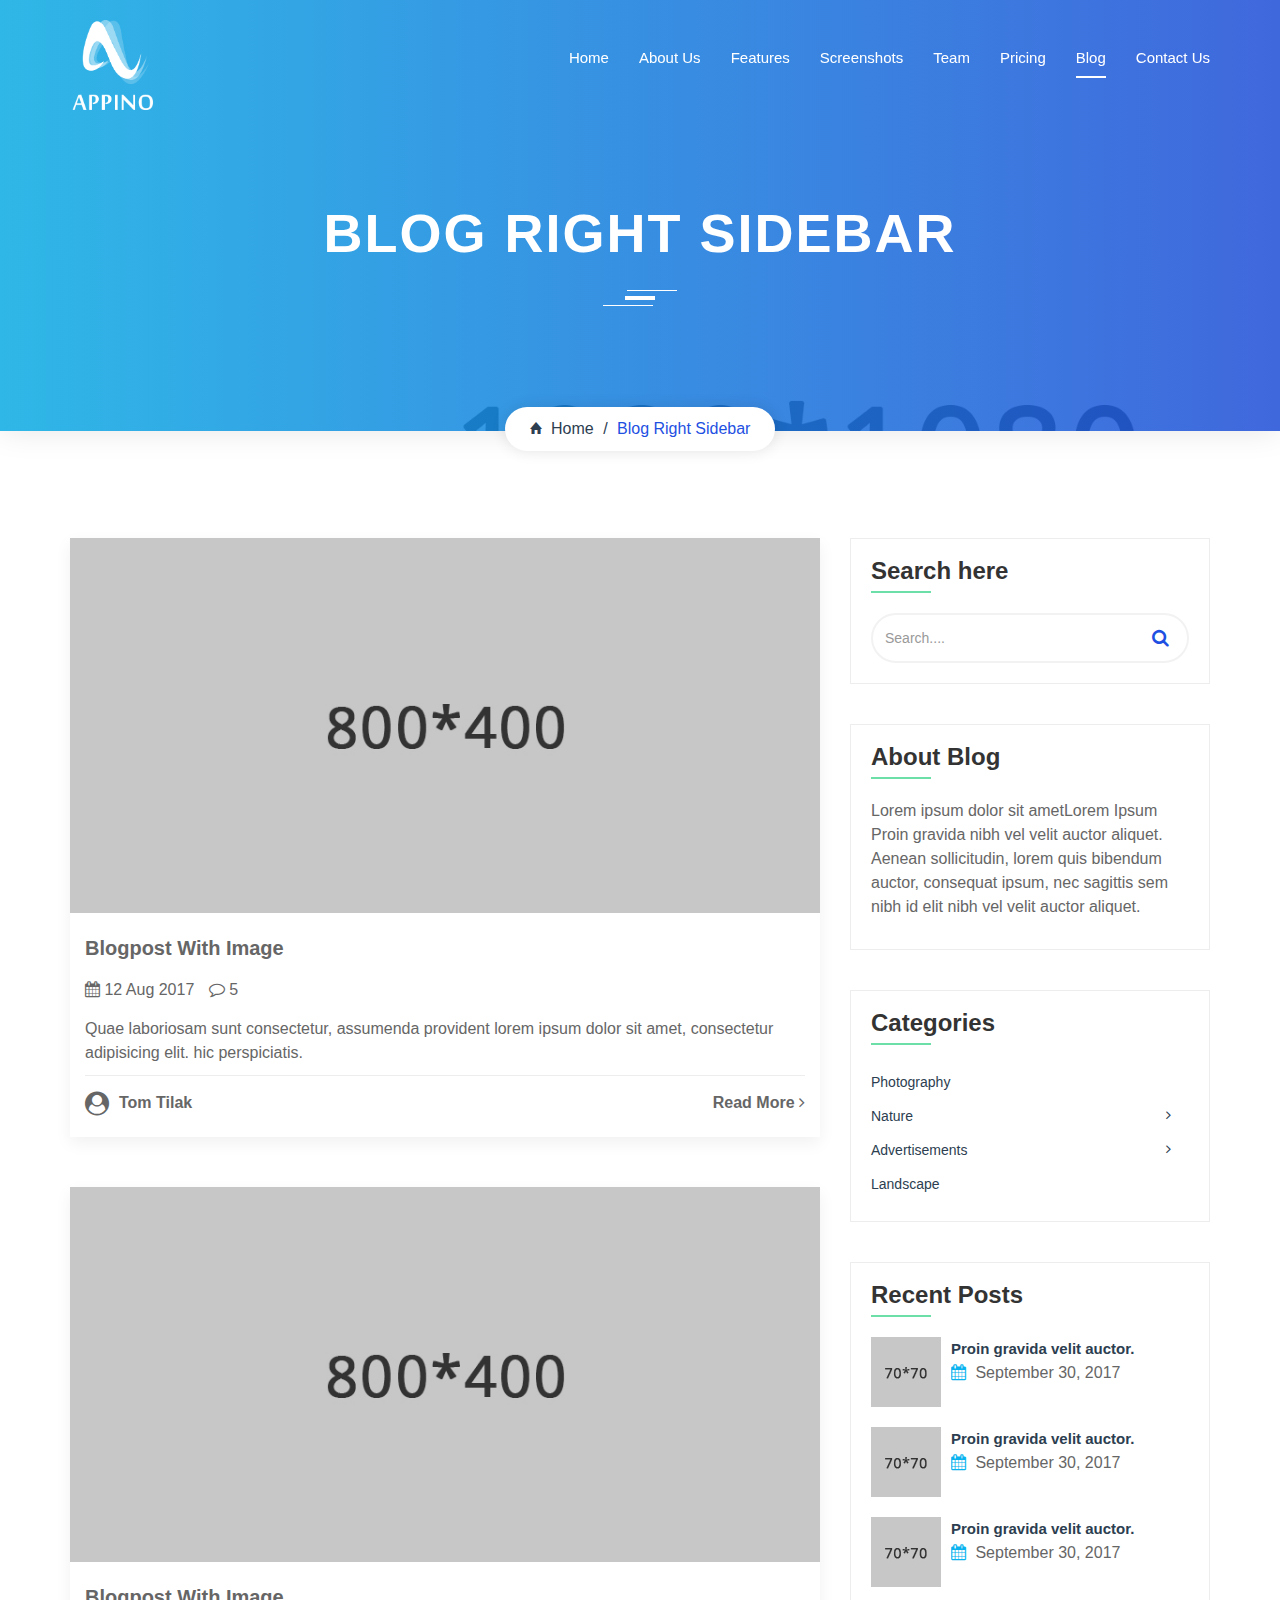
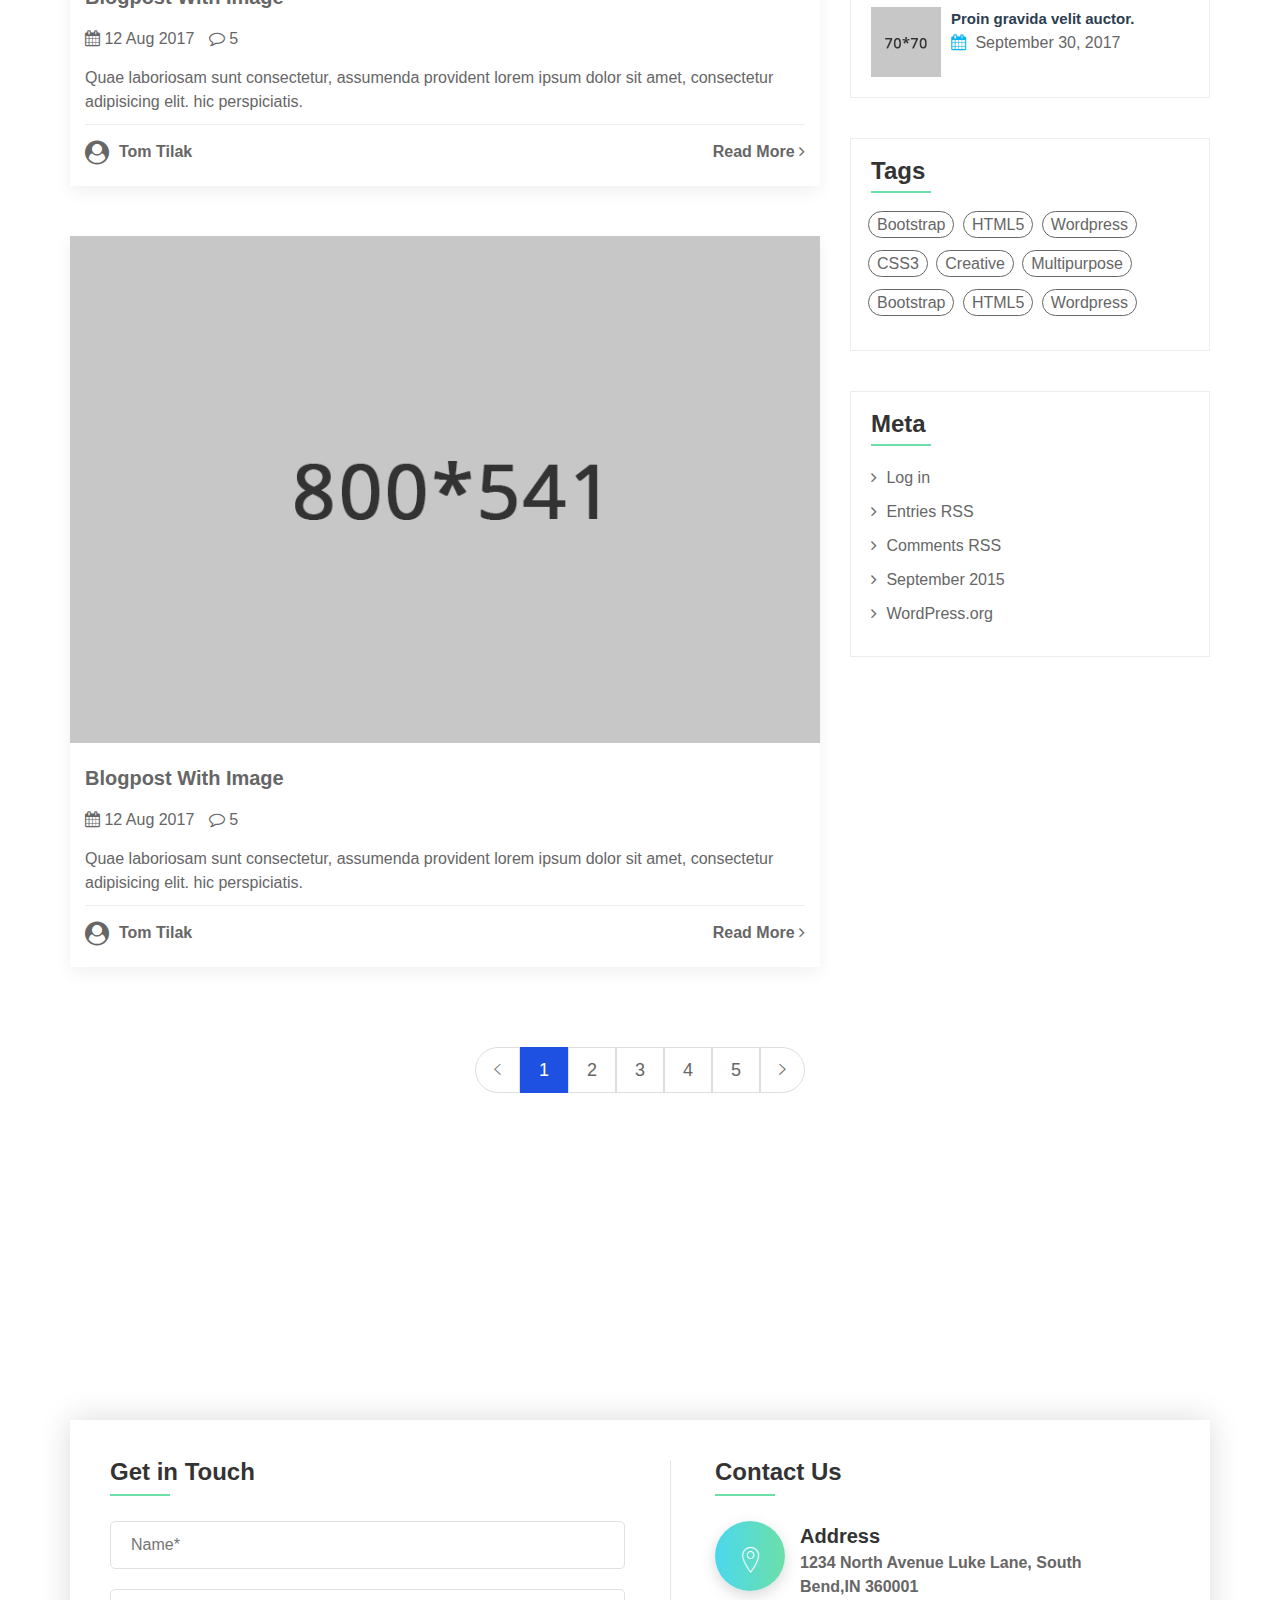
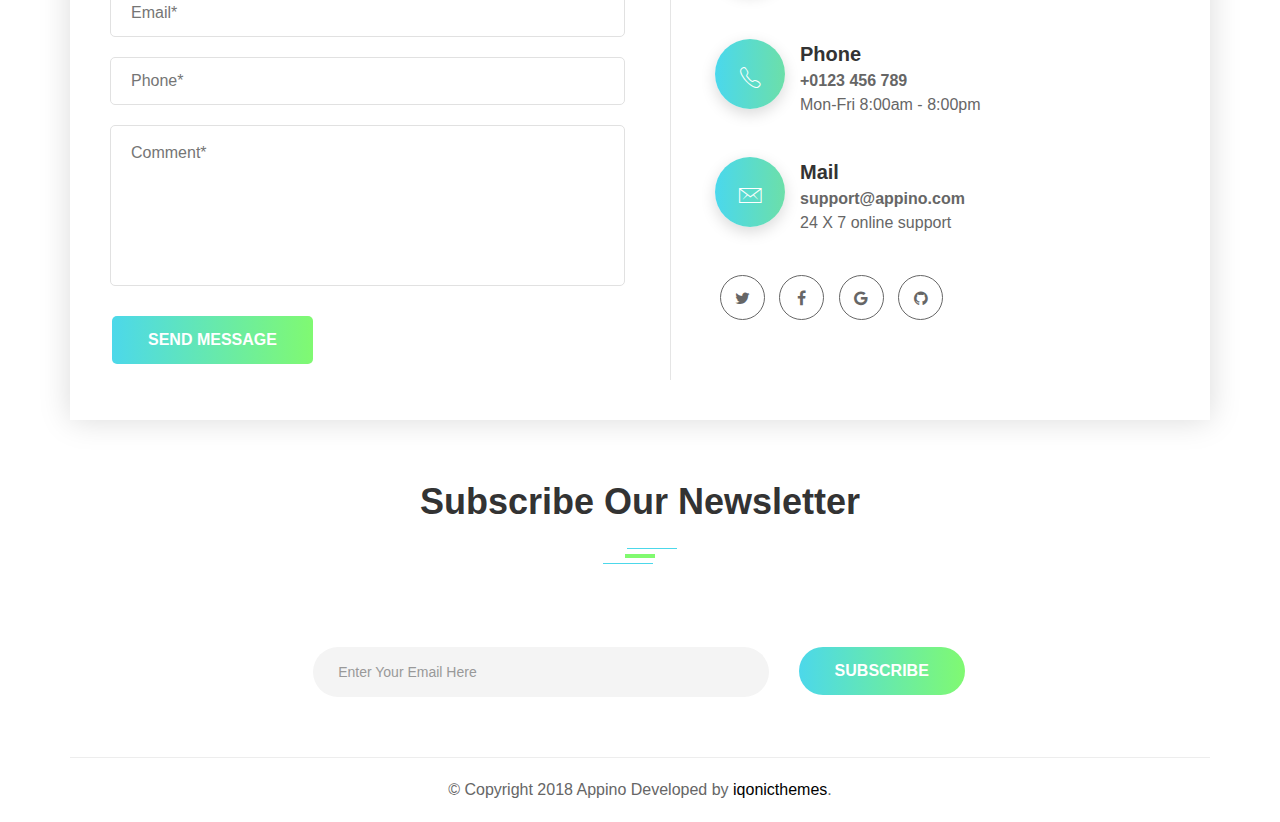
<file: blog-right-sidebar.html>
<!DOCTYPE html>
<html lang="en">

<head>
    <meta charset="utf-8">
    <meta http-equiv="X-UA-Compatible" content="IE=edge">
    <meta name="keywords" content="HTML5 Template" />
    <meta name="description" content="Appino - Responsive App Landing Page" />
    <meta name="author" content="iqonicthemes.in" />
    <meta name="viewport" content="width=device-width, initial-scale=1, maximum-scale=1" />

    <title>Appino - Responsive App Landing Page</title>
    
    <!-- Favicon -->
    <link rel="shortcut icon" href="images/favicon.ico" />
    
    <!-- Google Fonts -->
    <link rel="stylesheet" type="text/css" href="https://fonts.googleapis.com/css?family=Open+Sans:400,600,700&amp;Raleway:300,400,500,600,700,800,900">
    
    <!-- Bootstrap -->
    <link rel="stylesheet" href="css/bootstrap.min.css">
    
    <!-- owl-carousel -->
    <link rel="stylesheet" type="text/css" href="css/owl-carousel/owl.carousel.css" />
    
    <!-- Font Awesome -->
    <link rel="stylesheet" type="text/css" href="css/font-awesome.css" />

    <!-- Magnific Popup -->
    <link rel="stylesheet" type="text/css" href="css/magnific-popup/magnific-popup.css" />

    <!-- Animate -->
    <link rel="stylesheet" type="text/css" href="css/animate.css" />
    
    <!-- Ionicons -->
    <link rel="stylesheet" href="css/ionicons.min.css">
    
    <!-- Style -->
    <link rel="stylesheet" href="css/style.css">

    <!-- Responsive -->
    <link rel="stylesheet" href="css/responsive.css">

    <!-- custom style -->
    <link rel="stylesheet" href="css/custom.css" />

</head>

<body>

    <!-- loading -->

    <div id="loading" class="green-bg">
        <div id="loading-center">
            <div class="boxLoading"></div>
        </div>
    </div>

    <!-- loading End -->


    <!-- Header -->

    <header id="header-wrap" data-spy="affix" data-offset-top="55">
        <div class="container">
            <div class="row">
                <div class="col-sm-12">
                    <nav class="navbar navbar-default">
                        <!-- Brand and toggle get grouped for better mobile display -->
                        <div class="navbar-header">
                            <button type="button" class="navbar-toggle collapsed" data-toggle="collapse" data-target="#bs-example-navbar-collapse-1" aria-expanded="false">
                                <span class="sr-only">Toggle navigation</span>
                                <span class="icon-bar"></span>
                                <span class="icon-bar"></span>
                                <span class="icon-bar"></span>
                            </button>
                            <a class="navbar-brand" href="javascript:void(0)">
                                <img src="images/logo.png" alt="logo">
                            </a>
                        </div>
                        <!-- Collect the nav links, forms, and other content for toggling -->
                        <div class="collapse navbar-collapse" id="bs-example-navbar-collapse-1">
                            <ul class="nav navbar-nav navbar-right">
                                <li><a href="index.html">Home</a></li>
                                <li><a href="#about-us">About Us</a></li>
                                <li><a href="#features">Features</a></li>
                                <li><a href="#screenshots">Screenshots</a></li>
                                <li><a href="#team">Team</a></li>
                                <li><a href="#pricing">Pricing</a></li>
                                <li class="active"><a href="#blog">Blog</a></li>
                                <li><a href="#contact-us">Contact Us</a></li>
                            </ul>
                        </div>
                        <!-- /.navbar-collapse -->
                    </nav>
                </div>
            </div>
        </div>
    </header>

    <!-- Header End -->


<!--======= intro =======-->
 
<section class="iq-breadcrumb overview-block-pt text-center iq-bg iq-bg-fixed iq-over-black-90 iq-box-shadow" style="background: url(images/about/04.jpg);" >
    <div class="container">
        <div class="row">
            <div class="col-sm-12">
                <div class="heading-title iq-breadcrumb-title iq-mtb-100">
                        <h1 class="title iq-tw-8 iq-font-white">Blog Right Sidebar</h1>
                        <div class="divider white"></div>
                    </div>
                <ul class="breadcrumb">
                    <li><a href="index.html"><i class="ion-home"></i> Home</a></li>
                    <li class="active">Blog Right Sidebar</li>
                </ul>
            </div>
        </div>
    </div>
</section>
  
<!--======= End intro =======-->

  <div class="main-content"> 
<!--======= Blog =======-->

<section id="blog" class="iq-blog-page overview-block-ptb">
    <div class="container">
        <div class="row">
            <div class="col-md-8 col-sm-12">
                <div class="iq-blog-box">
                    <div class="iq-blog-image clearfix">
                        <img class="img-responsive center-block" src="images/blog/06.jpg" alt="#">
                    </div>
                    <div class="iq-blog-detail">
                        <div class="blog-title"> <a href="blog-single.html"><h5 class="iq-tw-6">Blogpost With Image</h5> </a> </div>
                        <div class="iq-blog-meta">
                            <ul class="list-inline">
                                <li><a href="javascript:void(0)"><i class="fa fa-calendar" aria-hidden="true"></i> 12 Aug 2017</a></li>
                                <li><a href="javascript:void(0)"><i class="fa fa-comment-o" aria-hidden="true"></i> 5</a></li>
                            </ul>
                        </div>
                        <div class="blog-content">
                            <p>Quae laboriosam sunt consectetur, assumenda provident lorem ipsum dolor sit amet, consectetur adipisicing elit. hic perspiciatis.</p>
                        </div>
                        <div class="blog-button">
                            <a href="javascript:void(0)" class="pull-left iq-tw-6 iq-user"><i class="fa fa-user-circle" aria-hidden="true"></i> Tom Tilak</a>
                            <a href="javascript:void(0)" class="pull-right iq-tw-6">Read More <i class="fa fa-angle-right" aria-hidden="true"></i></a> </div>
                    </div>
                </div>
                <div class="iq-blog-box iq-mt-50">
                    <div class="iq-blog-image clearfix">
                        <img class="img-responsive center-block" src="images/blog/07.jpg" alt="#">
                    </div>
                    <div class="iq-blog-detail">
                        <div class="blog-title"> <a href="javascript:void(0)"><h5 class="iq-tw-6">Blogpost With Image</h5> </a> </div>
                        <div class="iq-blog-meta">
                            <ul class="list-inline">
                                <li><a href="javascript:void(0)"><i class="fa fa-calendar" aria-hidden="true"></i> 12 Aug 2017</a></li>
                                <li><a href="javascript:void(0)"><i class="fa fa-comment-o" aria-hidden="true"></i> 5</a></li>
                            </ul>
                        </div>
                        <div class="blog-content">
                            <p>Quae laboriosam sunt consectetur, assumenda provident lorem ipsum dolor sit amet, consectetur adipisicing elit. hic perspiciatis.</p>
                        </div>
                        <div class="blog-button">
                            <a href="javascript:void(0)" class="pull-left iq-tw-6 iq-user"><i class="fa fa-user-circle" aria-hidden="true"></i> Tom Tilak</a>
                            <a href="javascript:void(0)" class="pull-right iq-tw-6">Read More <i class="fa fa-angle-right" aria-hidden="true"></i></a> </div>
                    </div>
                </div>
                <div class="iq-blog-box iq-mt-50">
                    <div class="iq-blog-image clearfix">
                        <img class="img-responsive center-block" src="images/blog/03.jpg" alt="#">
                    </div>
                    <div class="iq-blog-detail">
                        <div class="blog-title"> <a href="javascript:void(0)"><h5 class="iq-tw-6">Blogpost With Image</h5> </a> </div>
                        <div class="iq-blog-meta">
                            <ul class="list-inline">
                                <li><a href="javascript:void(0)"><i class="fa fa-calendar" aria-hidden="true"></i> 12 Aug 2017</a></li>
                                <li><a href="javascript:void(0)"><i class="fa fa-comment-o" aria-hidden="true"></i> 5</a></li>
                            </ul>
                        </div>
                        <div class="blog-content">
                            <p>Quae laboriosam sunt consectetur, assumenda provident lorem ipsum dolor sit amet, consectetur adipisicing elit. hic perspiciatis.</p>
                        </div>
                        <div class="blog-button">
                            <a href="javascript:void(0)" class="pull-left iq-tw-6 iq-user"><i class="fa fa-user-circle" aria-hidden="true"></i> Tom Tilak</a>
                            <a href="javascript:void(0)" class="pull-right iq-tw-6">Read More <i class="fa fa-angle-right" aria-hidden="true"></i></a> </div>
                    </div>
                </div>
            </div>
            <div class="col-md-4 col-sm-12">
                <div class="iq-post-sidebar">
                    <div class="iq-sidebar-widget">
                        <h4 class="iq-widget-title heading-left iq-tw-6">Search here</h4>
                        <div class="iq-widget-search"> <i class="fa fa-search"></i>
                            <input type="search" placeholder="Search...." class="form-control placeholder">
                        </div>
                    </div>
                    <div class="iq-sidebar-widget">
                        <h4 class="iq-widget-title heading-left iq-tw-6">About Blog</h4>
                        <p>Lorem ipsum dolor sit ametLorem Ipsum Proin gravida nibh vel velit auctor aliquet. Aenean sollicitudin, lorem quis bibendum auctor, consequat ipsum, nec sagittis sem nibh id elit nibh vel velit auctor aliquet.</p>
                    </div>
                    <div class="iq-sidebar-widget">
                        <h4 class="iq-widget-title heading-left iq-tw-6">Categories</h4>
                        <div class='iq-widget-menu'>
                            <ul>
                                <li><a href='#'><span>Photography</span></a></li>
                                <li><a href='#'><span>Nature <i class="fa fa-angle-right"></i></span></a>
                                    <ul>
                                        <li><a href='#'><span>Nature</span> </a></li>
                                        <li><a href='#'><span>Measures</span></a></li>
                                        <li><a href='#'><span>Weddings </span></a></li>
                                    </ul>
                                </li>
                                <li><a href='#'><span>Advertisements <i class="fa fa-angle-right"></i></span></a>
                                    <ul>
                                        <li><a href='#'><span>Weddings </span></a></li>
                                        <li><a href='#'><span>Landscape </span></a></li>
                                    </ul>
                                </li>
                                <li><a href='#'><span>Landscape </span></a></li>
                            </ul>
                        </div>
                    </div>
                    <div class="iq-sidebar-widget">
                        <h4 class="iq-widget-title heading-left iq-tw-6">Recent Posts</h4>
                        <div class="iq-recent-post media">
                            <div class="media-left"> <a href="javascript:void(0)"><img alt="" class="media-object" src="images/blog/11.jpg" style="width:70px; height:70px;"></a> </div>
                            <div class="media-body"> <a href="javascript:void(0)">Proin gravida velit auctor.</a><span><i class="fa fa-calendar"></i> September 30, 2017</span> </div>
                        </div>
                        <div class="iq-recent-post media">
                            <div class="media-left"> <a href="javascript:void(0)"><img alt="" class="media-object" src="images/blog/12.jpg" style="width:70px; height:70px;"></a> </div>
                            <div class="media-body"> <a href="javascript:void(0)">Proin gravida velit auctor.</a><span><i class="fa fa-calendar"></i> September 30, 2017</span> </div>
                        </div>
                        <div class="iq-recent-post media">
                            <div class="media-left"> <a href="javascript:void(0)"><img alt="" class="media-object" src="images/blog/13.jpg" style="width:70px; height:70px;"></a> </div>
                            <div class="media-body"> <a href="javascript:void(0)">Proin gravida velit auctor.</a><span><i class="fa fa-calendar"></i> September 30, 2017</span> </div>
                        </div>
                        <div class="iq-recent-post media">
                            <div class="media-left"> <a href="javascript:void(0)"><img alt="" class="media-object" src="images/blog/14.jpg" style="width:70px; height:70px;"></a> </div>
                            <div class="media-body"> <a href="javascript:void(0)">Proin gravida velit auctor.</a><span><i class="fa fa-calendar"></i> September 30, 2017</span> </div>
                        </div>
                    </div>
                    <div class="iq-sidebar-widget">
                        <h4 class="iq-widget-title heading-left iq-tw-6">Tags</h4>
                        <ul class="iq-tags list-inline">
                            <li><a href="javascript:void(0)">Bootstrap</a></li>
                            <li><a href="javascript:void(0)">HTML5</a></li>
                            <li><a href="javascript:void(0)">Wordpress</a></li>
                            <li><a href="javascript:void(0)">CSS3</a></li>
                            <li><a href="javascript:void(0)">Creative</a></li>
                            <li><a href="javascript:void(0)">Multipurpose</a></li>
                            <li><a href="javascript:void(0)">Bootstrap</a></li>
                            <li><a href="javascript:void(0)">HTML5</a></li>
                            <li><a href="javascript:void(0)">Wordpress</a></li>
                        </ul>
                    </div>
                    <div class="iq-sidebar-widget">
                        <h4 class="iq-widget-title heading-left iq-tw-6">Meta</h4>
                        <ul class="iq-widget-archives">
                            <li><a href="javascript:void(0)"><i class="fa fa-angle-right"></i> Log in</a></li>
                            <li><a href="javascript:void(0)"><i class="fa fa-angle-right"></i> Entries RSS</a></li>
                            <li><a href="javascript:void(0)"><i class="fa fa-angle-right"></i> Comments RSS </a></li>
                            <li><a href="javascript:void(0)"><i class="fa fa-angle-right"></i> September 2015</a></li>
                            <li><a href="javascript:void(0)"><i class="fa fa-angle-right"></i> WordPress.org</a></li>
                        </ul>
                    </div>
                </div>
            </div>
        </div>
        <div class="row iq-mt-80">
            <div class="col-lg-12 col-md-12 text-center">
                <ul class="pagination pagination-lg">
                    <li class="disabled"><a href="javascript:void(0)"> <i class="ion-ios-arrow-left"></i> </a></li>
                    <li class="active"><a href="javascript:void(0)">1</a></li>
                    <li><a href="javascript:void(0)">2</a></li>
                    <li><a href="javascript:void(0)">3</a></li>
                    <li><a href="javascript:void(0)">4</a></li>
                    <li><a href="javascript:void(0)">5</a></li>
                    <li><a href="javascript:void(0)"> <i class="ion-ios-arrow-right"></i> </a></li>
                </ul>
            </div>
        </div>
    </div>
</section>

<!--======= End Blog =======--> 
</div>
  
<div class="footer">


   <!-- MAP Info -->

    <div class="iq-map">
        <iframe src="https://www.google.com/maps/embed?pb=!1m18!1m12!1m3!1d3151.840108181602!2d144.95373631539215!3d-37.8172139797516!2m3!1f0!2f0!3f0!3m2!1i1024!2i768!4f13.1!3m3!1m2!1s0x6ad65d4c2b349649%3A0xb6899234e561db11!2sEnvato!5e0!3m2!1sen!2sin!4v1497005461921" style="border:0" allowfullscreen></iframe>
    </div>

    <!-- MAP Info END -->


    <!-- Get in Touch -->

    <section id="contact-us" class="iq-our-touch">
        <div class="container">
        <div class="iq-get-in iq-pall-40 white-bg">
            <div class="row">
                <div class="col-sm-12 col-md-6 col-lg-6">
                        <h4 class="heading-left iq-tw-6 iq-pb-20 iq-mb-40">Get in Touch</h4>
                            <div id="formmessage">Success/Error Message Goes Here</div>
                            <form class="form-horizontal" id="contactform" method="post" action="../php/contact-form.php">
                                <div class="contact-form">
                                    
                                        <div class="section-field">
                                            <input id="name" type="text" placeholder="Name*" name="name">
                                        </div>
                                        <div class="section-field">
                                            <input type="email" placeholder="Email*" name="email">
                                        </div>
                                        <div class="section-field">
                                            <input type="text" placeholder="Phone*" name="phone">
                                        </div>
                                    

                                        <div class="section-field textarea">
                                            <textarea class="input-message" placeholder="Comment*" rows="6" name="message"></textarea>
                                        </div>
                                        <input type="hidden" name="action" value="sendEmail" />
                                        <button id="submit" name="submit" type="submit" value="Send" class="button iq-mt-30">Send Message</button>

                                </div>
                            </form>
                            <div id="ajaxloader" style="display:none"><img class="center-block mt-30 mb-30" src="images/ajax-loader.gif" alt="#"></div>
                    </div>
                    <div class="col-sm-12 col-md-6 col-lg-6 re-mt-30">
                        <div class="contact-info iq-pall-60 iq-pt-0">
                            <h4 class="heading-left iq-tw-6 iq-pb-20 iq-mb-40">Contact Us</h4>
                        <div class="iq-fancy-box-02">
                        <div class="iq-icon green-bg">
                            <i aria-hidden="true" class="ion-ios-location-outline"></i>
                        </div>
                        <div class="fancy-content">
                            <h5 class="iq-tw-6">Address</h5>
                            <span class="lead iq-tw-6">1234 North Avenue Luke Lane, South Bend,IN 360001</span>
                        </div>
                    </div>
                    <div class="iq-fancy-box-02 iq-mt-40">
                        <div class="iq-icon green-bg">
                            <i aria-hidden="true" class="ion-ios-telephone-outline"></i>
                        </div>
                        <div class="fancy-content">
                            <h5 class="iq-tw-6">Phone</h5>
                            <span class="lead iq-tw-6">+0123 456 789</span>
                            <p class="iq-mb-0">Mon-Fri 8:00am - 8:00pm</p>
                        </div>
                    </div>
                    <div class="iq-fancy-box-02 iq-mt-40">
                        <div class="iq-icon green-bg">
                            <i aria-hidden="true" class="ion-ios-email-outline"></i>
                        </div>
                        <div class="fancy-content">
                            <h5 class="iq-tw-6">Mail</h5>
                            <span class="lead iq-tw-6">support@appino.com</span>
                            <p class="iq-mb-0">24 X 7 online support</p>
                        </div>
                    </div>
                    <ul class="info-share">
                        <li><a href="javascript:void(0)"><i class="fa fa-twitter"></i></a></li>
                        <li><a href="javascript:void(0)"><i class="fa fa-facebook"></i></a></li>
                        <li><a href="javascript:void(0)"><i class="fa fa-google"></i></a></li>
                        <li><a href="javascript:void(0)"><i class="fa fa-github"></i></a></li>
                    </ul>
                        </div>
                    </div>
                </div>
            </div>
        </div>
    </section>

    <!-- Get in Touch END -->


    <!-- Footer -->

    <footer class="iq-footer white-bg text-center">
        <div class="container">
            <div class="row iq-ptb-60">
                <div class="col-sm-12">
                    <div class="heading-title iq-mb-40">
                        <h2 class="title iq-tw-6">Subscribe Our Newsletter</h2>
                        <div class="divider"></div>
                    </div>
                </div>
                <div class="col-sm-12">
                    <form class="form-inline iq-subscribe">
                        <div class="form-group">
                            <input type="text" class="form-control" id="exampleInputName2" placeholder="Enter Your Email Here">
                        </div>
                        <a class="button iq-ml-25" href="# ">subscribe</a>
                    </form>
                </div>
            </div>
            <div class="row">
                <div class="col-sm-12">
                    <div class="footer-copyright iq-ptb-20">© Copyright 2018 Appino Developed by <a target="_blank" href="https://iqonicthemes.com/">iqonicthemes</a>.</div>
                </div>
            </div>
        </div>
    </footer>

    <!-- Footer END -->
    
</div>


    <!-- back-to-top -->
    
    <div id="back-to-top">
        <a class="top" id="top" href="#top"> <i class="ion-ios-upload-outline"></i> </a>
    </div>

    <!-- back-to-top End -->


 


    <!-- jQuery -->
    <script src="js/jquery.min.js"></script>

    <!-- bootstrap -->
    <script src="js/bootstrap.min.js"></script>

    <!-- owl-carousel -->
    <script src="js/owl-carousel/owl.carousel.min.js"></script>

    <!-- Counter -->
    <script src="js/counter/jquery.countTo.js"></script>

    <!-- Jquery Appear -->
    <script src="js/jquery.appear.js"></script>

    <!-- Magnific Popup --> 
    <script src="js/magnific-popup/jquery.magnific-popup.min.js"></script>

    <!-- Retina -->
    <script src="js/retina.min.js"></script>

    <!-- wow -->
    <script src="js/wow.min.js"></script>

    <!-- Countdown -->
    <script src="js/jquery.countdown.min.js"></script>

    <!-- Particles -->
    <script src="js/particles/particles.min.js"></script>
    <script src="js/particles/app.js"></script>

    <!-- Custom -->
    <script src="js/custom.js"></script>

</body>

</html>
</file>
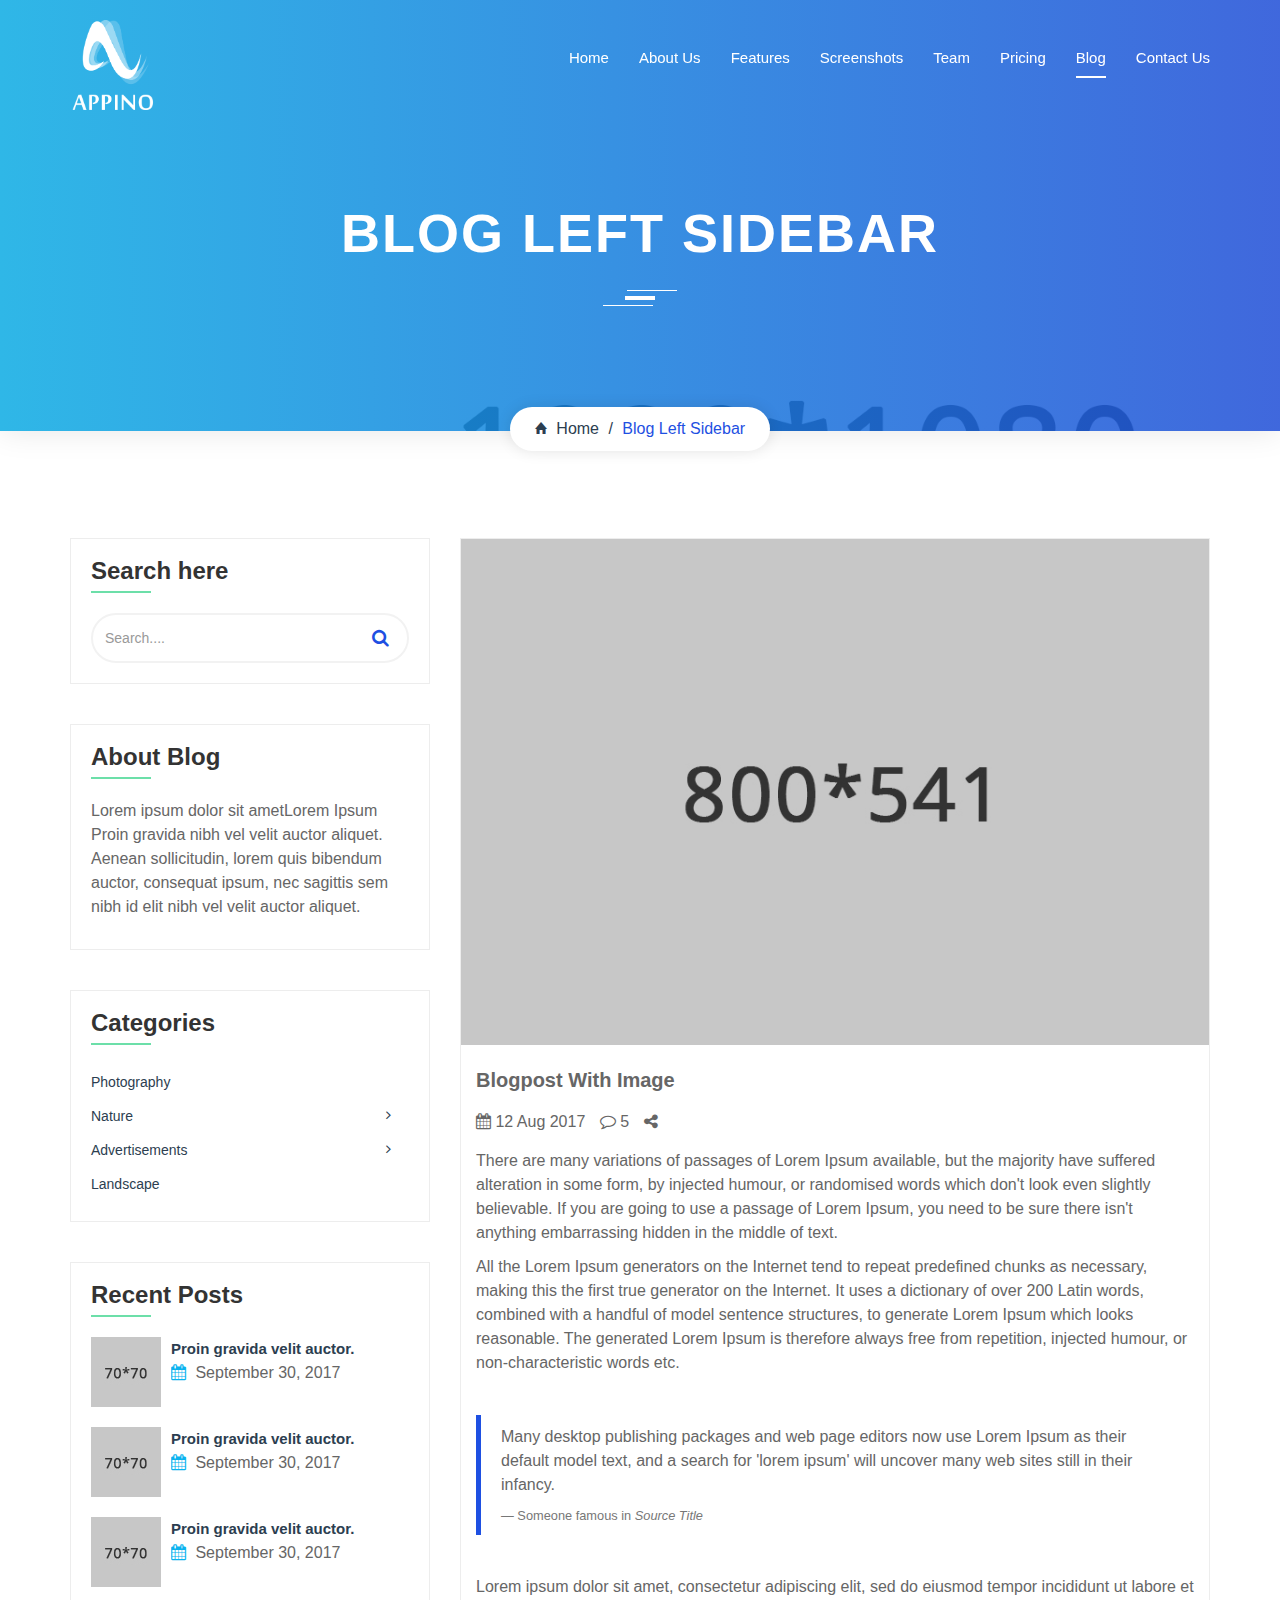
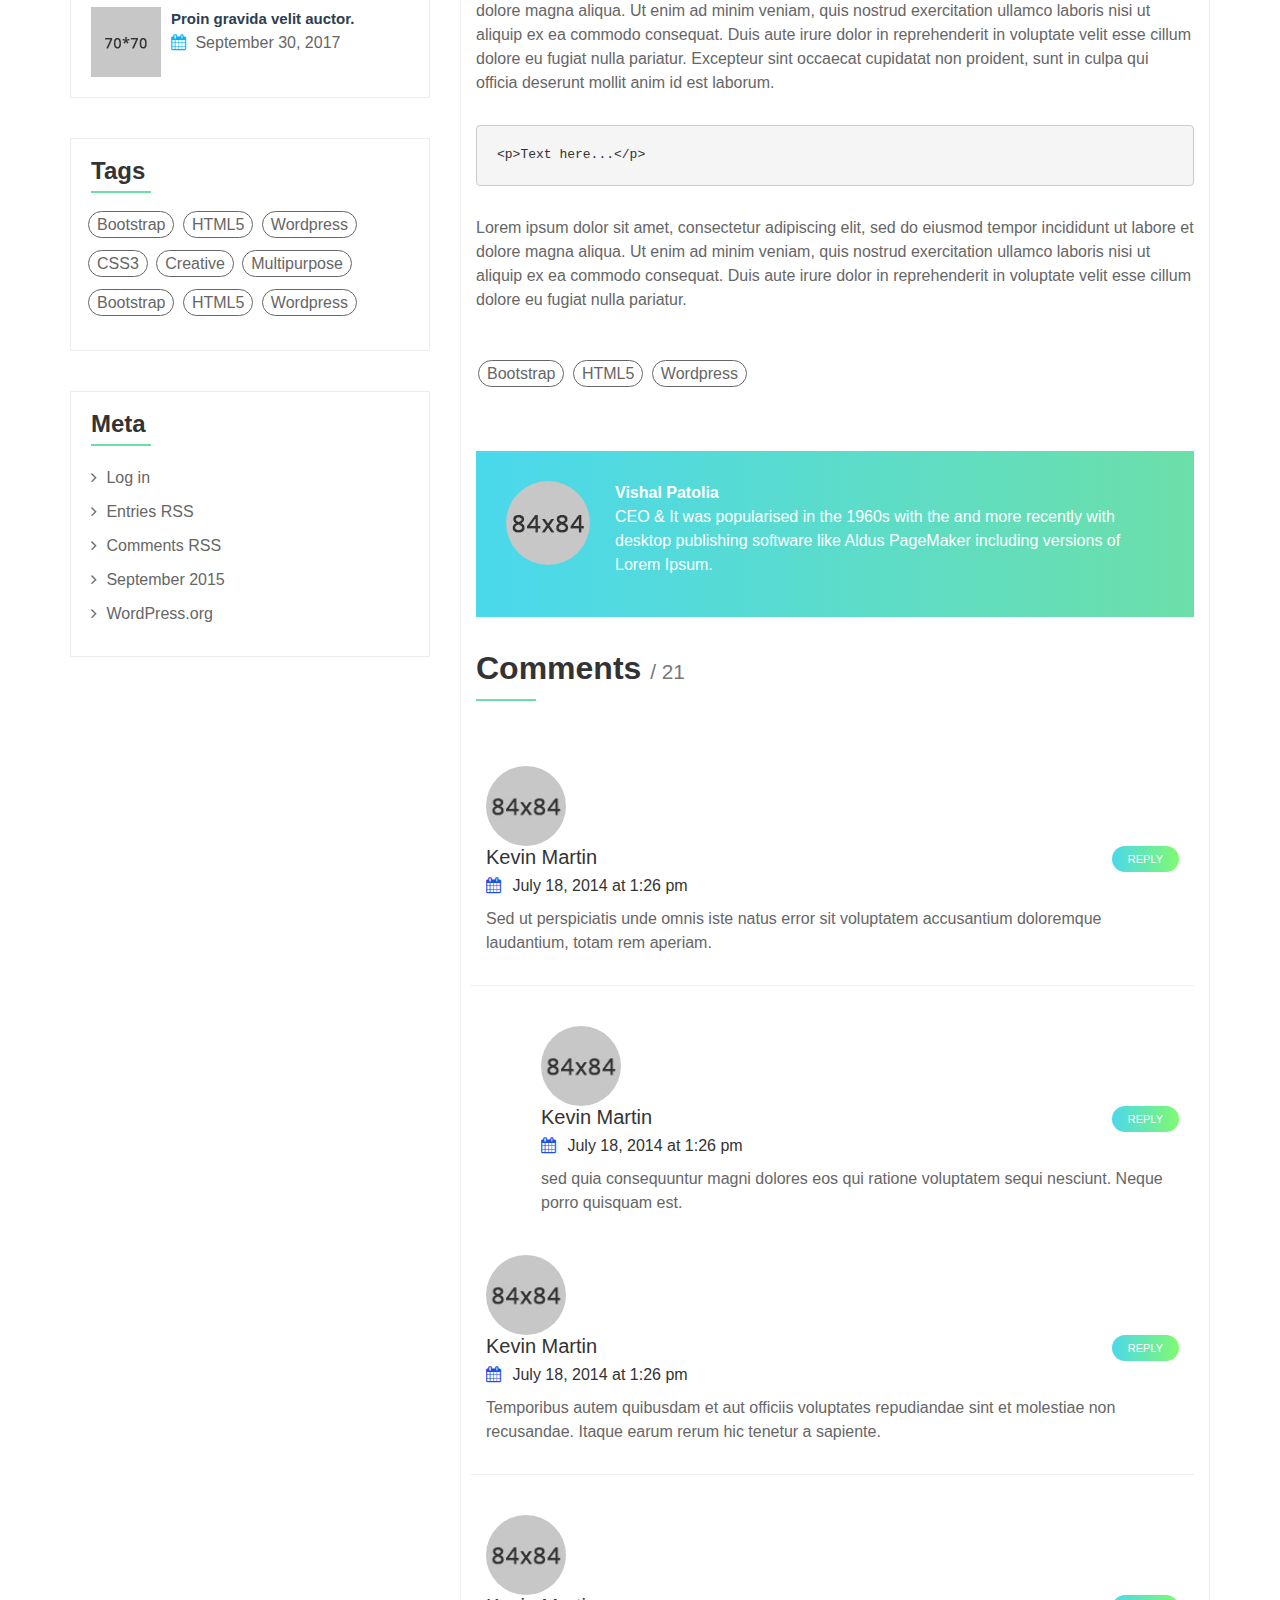
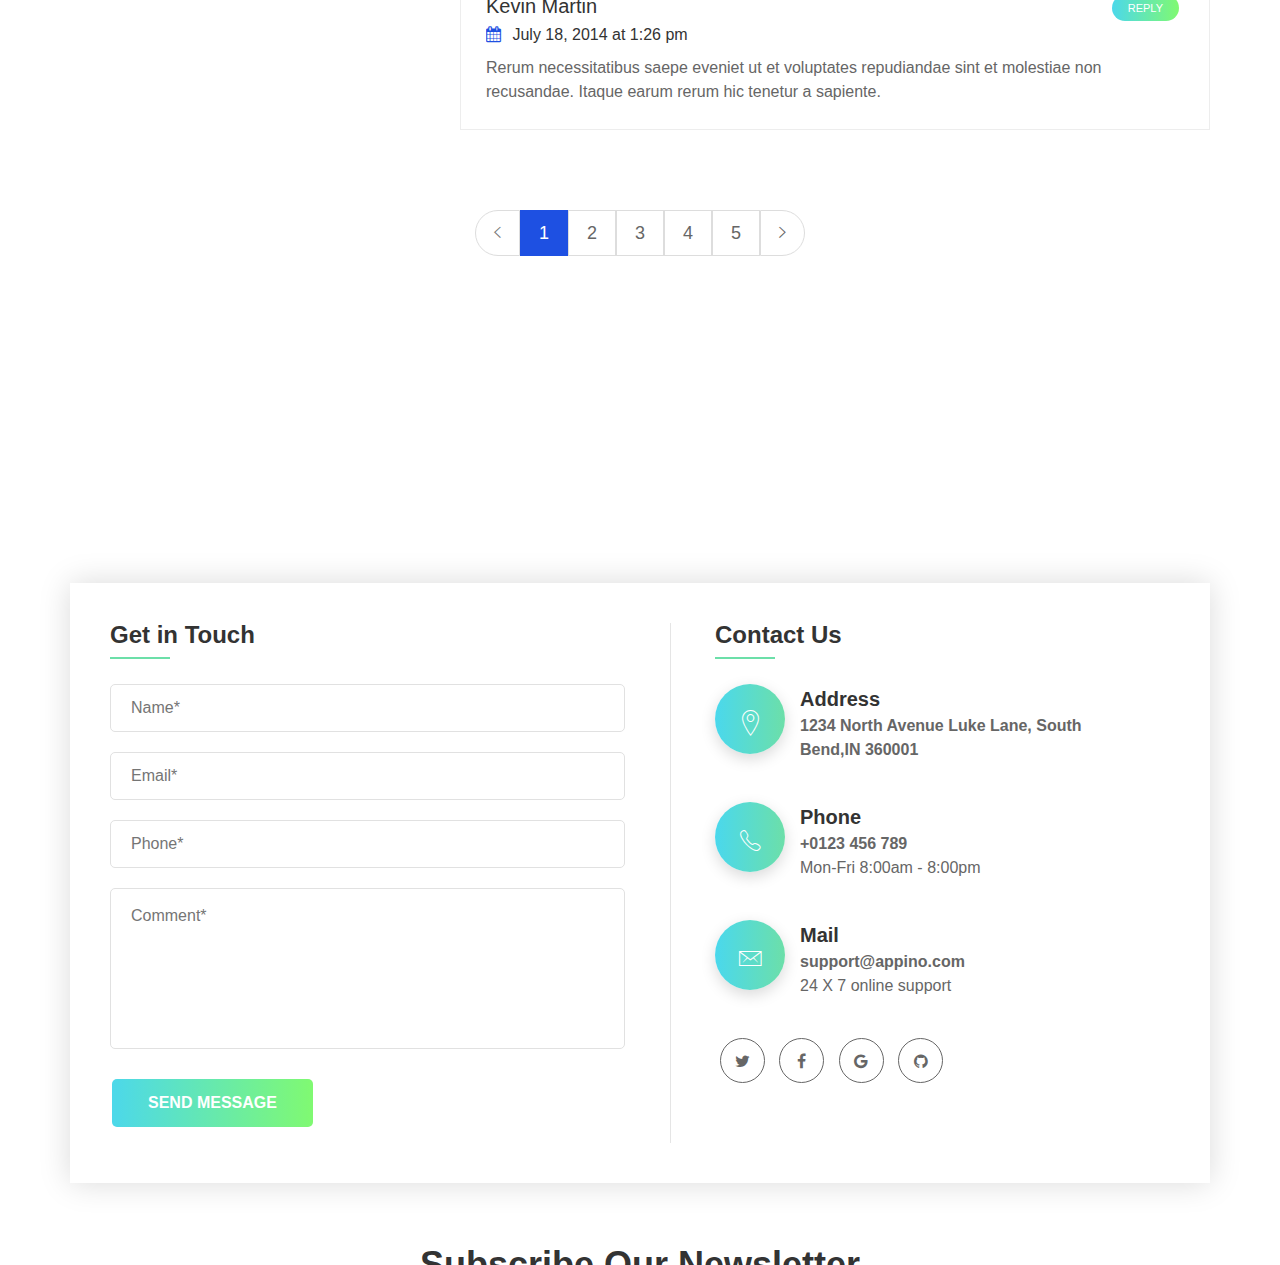
<file: blog-single-left-sidebar.html>
<!DOCTYPE html>
<html lang="en">

<head>
    <meta charset="utf-8">
    <meta http-equiv="X-UA-Compatible" content="IE=edge">
    <meta name="keywords" content="HTML5 Template" />
    <meta name="description" content="Appino - Responsive App Landing Page" />
    <meta name="author" content="iqonicthemes.in" />
    <meta name="viewport" content="width=device-width, initial-scale=1, maximum-scale=1" />

    <title>Appino - Responsive App Landing Page</title>
    
    <!-- Favicon -->
    <link rel="shortcut icon" href="images/favicon.ico" />
    
    <!-- Google Fonts -->
    <link rel="stylesheet" type="text/css" href="https://fonts.googleapis.com/css?family=Open+Sans:400,600,700&amp;Raleway:300,400,500,600,700,800,900">
    
    <!-- Bootstrap -->
    <link rel="stylesheet" href="css/bootstrap.min.css">
    
    <!-- owl-carousel -->
    <link rel="stylesheet" type="text/css" href="css/owl-carousel/owl.carousel.css" />
    
    <!-- Font Awesome -->
    <link rel="stylesheet" type="text/css" href="css/font-awesome.css" />

    <!-- Magnific Popup -->
    <link rel="stylesheet" type="text/css" href="css/magnific-popup/magnific-popup.css" />

    <!-- Animate -->
    <link rel="stylesheet" type="text/css" href="css/animate.css" />
    
    <!-- Ionicons -->
    <link rel="stylesheet" href="css/ionicons.min.css">
    
    <!-- Style -->
    <link rel="stylesheet" href="css/style.css">

    <!-- Responsive -->
    <link rel="stylesheet" href="css/responsive.css">

    <!-- custom style -->
    <link rel="stylesheet" href="css/custom.css" />

</head>

<body>

    <!-- loading -->

    <div id="loading" class="green-bg">
        <div id="loading-center">
            <div class="boxLoading"></div>
        </div>
    </div>

    <!-- loading End -->


    <!-- Header -->

    <header id="header-wrap" data-spy="affix" data-offset-top="55">
        <div class="container">
            <div class="row">
                <div class="col-sm-12">
                    <nav class="navbar navbar-default">
                        <!-- Brand and toggle get grouped for better mobile display -->
                        <div class="navbar-header">
                            <button type="button" class="navbar-toggle collapsed" data-toggle="collapse" data-target="#bs-example-navbar-collapse-1" aria-expanded="false">
                                <span class="sr-only">Toggle navigation</span>
                                <span class="icon-bar"></span>
                                <span class="icon-bar"></span>
                                <span class="icon-bar"></span>
                            </button>
                            <a class="navbar-brand" href="javascript:void(0)">
                                <img src="images/logo.png" alt="logo">
                            </a>
                        </div>
                        <!-- Collect the nav links, forms, and other content for toggling -->
                        <div class="collapse navbar-collapse" id="bs-example-navbar-collapse-1">
                            <ul class="nav navbar-nav navbar-right">
                                <li><a href="index.html">Home</a></li>
                                <li><a href="#about-us">About Us</a></li>
                                <li><a href="#features">Features</a></li>
                                <li><a href="#screenshots">Screenshots</a></li>
                                <li><a href="#team">Team</a></li>
                                <li><a href="#pricing">Pricing</a></li>
                                <li class="active"><a href="#blog">Blog</a></li>
                                <li><a href="#contact-us">Contact Us</a></li>
                            </ul>
                        </div>
                        <!-- /.navbar-collapse -->
                    </nav>
                </div>
            </div>
        </div>
    </header>

    <!-- Header End -->


<!--======= intro =======-->
 
<section class="iq-breadcrumb overview-block-pt text-center iq-bg iq-bg-fixed iq-over-black-90 iq-box-shadow" style="background: url(images/about/04.jpg);" >
    <div class="container">
        <div class="row">
            <div class="col-sm-12">
                <div class="heading-title iq-breadcrumb-title iq-mtb-100">
                        <h1 class="title iq-tw-8 iq-font-white">Blog Left Sidebar</h1>
                        <div class="divider white"></div>
                    </div>
                <ul class="breadcrumb">
                    <li><a href="index.html"><i class="ion-home"></i> Home</a></li>
                    <li class="active">Blog Left Sidebar</li>
                </ul>
            </div>
        </div>
    </div>
</section>
  
<!--======= End intro =======-->

  <div class="main-content"> 
<!--======= Blog =======-->

<section id="blog" class="iq-page-blog overview-block-ptb">
    <div class="container">
        <div class="row">
            <div class="col-md-8 col-sm-12 col-md-push-4">
                <div class="iq-blog-box">
                    <div class="iq-blog-image clearfix">
                        <img class="img-responsive center-block" src="images/blog/01.jpg" alt="#">
                    </div>
                    <div class="iq-blog-detail">
                        <div class="blog-title"> <a href="blog-single.html"><h5 class="iq-tw-6">Blogpost With Image</h5> </a> </div>
                        <div class="iq-blog-meta">
                            <ul class="list-inline">
                                <li><a href="javascript:void(0)"><i class="fa fa-calendar" aria-hidden="true"></i> 12 Aug 2017</a></li>
                                <li><a href="javascript:void(0)"><i class="fa fa-comment-o" aria-hidden="true"></i> 5</a></li>
                                <li><a href="javascript:void(0)"><i class="fa fa-share-alt" aria-hidden="true"></i></a></li>
                            </ul>
                        </div>
                        <div class="blog-content">
                            <p>There are many variations of passages of Lorem Ipsum available, but the majority have suffered alteration in some form, by injected humour, or randomised words which don't look even slightly believable. If you are going to use a passage of Lorem Ipsum, you need to be sure there isn't anything embarrassing hidden in the middle of text.</p>
                            <p>All the Lorem Ipsum generators on the Internet tend to repeat predefined chunks as necessary, making this the first true generator on the Internet. It uses a dictionary of over 200 Latin words, combined with a handful of model sentence structures, to generate Lorem Ipsum which looks reasonable. The generated Lorem Ipsum is therefore always free from repetition, injected humour, or non-characteristic words etc.</p>
                        </div>
                        <blockquote class="iq-mtb-40">
                            <p>Many desktop publishing packages and web page editors now use Lorem Ipsum as their default model text, and a search for 'lorem ipsum' will uncover many web sites still in their infancy.</p>
                            <footer>Someone famous in
                                <cite title="Source Title">Source Title</cite>
                            </footer>
                        </blockquote>
                        <p>Lorem ipsum dolor sit amet, consectetur adipiscing elit, sed do eiusmod tempor incididunt ut labore et dolore magna aliqua. Ut enim ad minim veniam, quis nostrud exercitation ullamco laboris nisi ut aliquip ex ea commodo consequat. Duis aute irure dolor in reprehenderit in voluptate velit esse cillum dolore eu fugiat nulla pariatur. Excepteur sint occaecat cupidatat non proident, sunt in culpa qui officia deserunt mollit anim id est laborum.</p>
                        <pre class="iq-pall-20 iq-mtb-30">&lt;p&gt;Text here...&lt;/p&gt;</pre>
                        <p>Lorem ipsum dolor sit amet, consectetur adipiscing elit, sed do eiusmod tempor incididunt ut labore et dolore magna aliqua. Ut enim ad minim veniam, quis nostrud exercitation ullamco laboris nisi ut aliquip ex ea commodo consequat. Duis aute irure dolor in reprehenderit in voluptate velit esse cillum dolore eu fugiat nulla pariatur.</p>
                        <ul class="iq-tags list-inline iq-mtb-50">
                            <li><a href="javascript:void(0)">Bootstrap</a></li>
                            <li><a href="javascript:void(0)">HTML5</a></li>
                            <li><a href="javascript:void(0)">Wordpress</a></li>
                        </ul>
                        <div class="iq-post-author iq-mtb-20 iq-pall-30 green-bg">
                            <div class="iq-post-author-pic iq-mr-25">
                                <img alt="#" class="img-circle" src="images/testimonial/01.jpg">
                            </div>
                            <div class="iq-comment-content">
                                <div class="iq-comment-author">
                                    <a class="lead iq-mtb-10 iq-tw-6 iq-font-white" href="javascript:void(0)">Vishal Patolia</a>
                                </div>
                                <p class="iq-font-white">CEO &amp; It was popularised in the 1960s with the and more recently with desktop publishing software like Aldus PageMaker including versions of Lorem Ipsum.</p>
                            </div>
                        </div>
                        <div id="comments" class="iq-mt-30">
                            <h3 class="heading-left iq-tw-6 ">Comments <small>/ 21</small></h3>
                            <ol class="list-inline iq-comment-list">
                                <li class="iq-mt-0">
                                    <div class="iq-comments-media">
                                        <div class="iq-comments-photo media-left"> <a href="javascript:void(0)"><img alt="" class="media-object img-circle" src="images/testimonial/01.jpg"></a> </div>
                                        <div class="iq-comments-info media-body">
                                            <h5 class="title">Kevin Martin</h5>
                                            <div class="iq-comment-metadata"><a href="javascript:void(0)"><i class="fa fa-calendar"></i>
                                        <span>July 18, 2014 at 1:26 pm</span>
                                    </a></div>
                                            <a href="javascript:void(0)" class="reply button">Reply</a>
                                            <p>Sed ut perspiciatis unde omnis iste natus error sit voluptatem accusantium doloremque laudantium, totam rem aperiam.</p>
                                        </div>
                                    </div>
                                    <ul class="list-inline">
                                        <li>
                                            <div class="iq-comments-media">
                                                <div class="iq-comments-photo media-left"> <a href="javascript:void(0)"><img alt="" class="media-object img-circle" src="images/testimonial/03.jpg"></a> </div>
                                                <div class="iq-comments-info media-body">
                                                    <h5 class="title">Kevin Martin</h5>
                                                    <div class="iq-comment-metadata"><a href="javascript:void(0)"><i class="fa fa-calendar"></i>
                                                <span>July 18, 2014 at 1:26 pm</span>
                                            </a></div>
                                                    <a href="javascript:void(0)" class="reply button">Reply</a>
                                                    <p>sed quia consequuntur magni dolores eos qui ratione voluptatem sequi nesciunt. Neque porro quisquam est.</p>
                                                </div>
                                            </div>
                                        </li>
                                    </ul>
                                </li>
                                <li>
                                    <div class="iq-comments-media">
                                        <div class="iq-comments-photo media-left"> <a href="javascript:void(0)"><img alt="" class="media-object img-circle" src="images/testimonial/02.jpg"></a> </div>
                                        <div class="iq-comments-info media-body">
                                            <h5 class="title">Kevin Martin</h5>
                                            <div class="iq-comment-metadata"><a href="javascript:void(0)"><i class="fa fa-calendar"></i>
                                        <span>July 18, 2014 at 1:26 pm</span>
                                    </a></div>
                                            <a href="javascript:void(0)" class="reply button">Reply</a>
                                            <p>Temporibus autem quibusdam et aut officiis voluptates repudiandae sint et molestiae non recusandae. Itaque earum rerum hic tenetur a sapiente.</p>
                                        </div>
                                    </div>
                                </li>
                                <li>
                                    <div class="iq-comments-media">
                                        <div class="iq-comments-photo media-left"> <a href="javascript:void(0)"><img alt="" class="media-object img-circle" src="images/testimonial/01.jpg"></a> </div>
                                        <div class="iq-comments-info media-body">
                                            <h5 class="title">Kevin Martin</h5>
                                            <div class="iq-comment-metadata"><a href="javascript:void(0)"><i class="fa fa-calendar"></i>
                                        <span>July 18, 2014 at 1:26 pm</span>
                                    </a></div>
                                            <a href="javascript:void(0)" class="reply button">Reply</a>
                                            <p>Rerum necessitatibus saepe eveniet ut et voluptates repudiandae sint et molestiae non recusandae. Itaque earum rerum hic tenetur a sapiente.</p>
                                        </div>
                                    </div>
                                </li>
                            </ol>
                        </div>
                    </div>
                    
                </div>
            </div>
            <div class="col-md-4 col-sm-12 col-md-pull-8">
                <div class="iq-post-sidebar">
                    <div class="iq-sidebar-widget">
                        <h4 class="iq-widget-title heading-left iq-tw-6">Search here</h4>
                        <div class="iq-widget-search"> <i class="fa fa-search"></i>
                            <input type="search" placeholder="Search...." class="form-control placeholder">
                        </div>
                    </div>
                    <div class="iq-sidebar-widget">
                        <h4 class="iq-widget-title heading-left iq-tw-6">About Blog</h4>
                        <p>Lorem ipsum dolor sit ametLorem Ipsum Proin gravida nibh vel velit auctor aliquet. Aenean sollicitudin, lorem quis bibendum auctor, consequat ipsum, nec sagittis sem nibh id elit nibh vel velit auctor aliquet.</p>
                    </div>
                    <div class="iq-sidebar-widget">
                        <h4 class="iq-widget-title heading-left iq-tw-6">Categories</h4>
                        <div class='iq-widget-menu'>
                            <ul>
                                <li><a href='#'><span>Photography</span></a></li>
                                <li><a href='#'><span>Nature <i class="fa fa-angle-right"></i></span></a>
                                    <ul>
                                        <li><a href='#'><span>Nature</span> </a></li>
                                        <li><a href='#'><span>Measures</span></a></li>
                                        <li><a href='#'><span>Weddings </span></a></li>
                                    </ul>
                                </li>
                                <li><a href='#'><span>Advertisements <i class="fa fa-angle-right"></i></span></a>
                                    <ul>
                                        <li><a href='#'><span>Weddings </span></a></li>
                                        <li><a href='#'><span>Landscape </span></a></li>
                                    </ul>
                                </li>
                                <li><a href='#'><span>Landscape </span></a></li>
                            </ul>
                        </div>
                    </div>
                    <div class="iq-sidebar-widget">
                        <h4 class="iq-widget-title heading-left iq-tw-6">Recent Posts</h4>
                        <div class="iq-recent-post media">
                            <div class="media-left"> <a href="javascript:void(0)"><img alt="" class="media-object" src="images/blog/11.jpg" style="width:70px; height:70px;"></a> </div>
                            <div class="media-body"> <a href="javascript:void(0)">Proin gravida velit auctor.</a><span><i class="fa fa-calendar"></i> September 30, 2017</span> </div>
                        </div>
                        <div class="iq-recent-post media">
                            <div class="media-left"> <a href="javascript:void(0)"><img alt="" class="media-object" src="images/blog/12.jpg" style="width:70px; height:70px;"></a> </div>
                            <div class="media-body"> <a href="javascript:void(0)">Proin gravida velit auctor.</a><span><i class="fa fa-calendar"></i> September 30, 2017</span> </div>
                        </div>
                        <div class="iq-recent-post media">
                            <div class="media-left"> <a href="javascript:void(0)"><img alt="" class="media-object" src="images/blog/13.jpg" style="width:70px; height:70px;"></a> </div>
                            <div class="media-body"> <a href="javascript:void(0)">Proin gravida velit auctor.</a><span><i class="fa fa-calendar"></i> September 30, 2017</span> </div>
                        </div>
                        <div class="iq-recent-post media">
                            <div class="media-left"> <a href="javascript:void(0)"><img alt="" class="media-object" src="images/blog/14.jpg" style="width:70px; height:70px;"></a> </div>
                            <div class="media-body"> <a href="javascript:void(0)">Proin gravida velit auctor.</a><span><i class="fa fa-calendar"></i> September 30, 2017</span> </div>
                        </div>
                    </div>
                    <div class="iq-sidebar-widget">
                        <h4 class="iq-widget-title heading-left iq-tw-6">Tags</h4>
                        <ul class="iq-tags list-inline">
                            <li><a href="javascript:void(0)">Bootstrap</a></li>
                            <li><a href="javascript:void(0)">HTML5</a></li>
                            <li><a href="javascript:void(0)">Wordpress</a></li>
                            <li><a href="javascript:void(0)">CSS3</a></li>
                            <li><a href="javascript:void(0)">Creative</a></li>
                            <li><a href="javascript:void(0)">Multipurpose</a></li>
                            <li><a href="javascript:void(0)">Bootstrap</a></li>
                            <li><a href="javascript:void(0)">HTML5</a></li>
                            <li><a href="javascript:void(0)">Wordpress</a></li>
                        </ul>
                    </div>
                    <div class="iq-sidebar-widget">
                        <h4 class="iq-widget-title heading-left iq-tw-6">Meta</h4>
                        <ul class="iq-widget-archives">
                            <li><a href="javascript:void(0)"><i class="fa fa-angle-right"></i> Log in</a></li>
                            <li><a href="javascript:void(0)"><i class="fa fa-angle-right"></i> Entries RSS</a></li>
                            <li><a href="javascript:void(0)"><i class="fa fa-angle-right"></i> Comments RSS </a></li>
                            <li><a href="javascript:void(0)"><i class="fa fa-angle-right"></i> September 2015</a></li>
                            <li><a href="javascript:void(0)"><i class="fa fa-angle-right"></i> WordPress.org</a></li>
                        </ul>
                    </div>
                </div>
            </div>
        </div>
        <div class="row iq-mt-80">
            <div class="col-lg-12 col-md-12 text-center">
                <ul class="pagination pagination-lg">
                    <li class="disabled"><a href="javascript:void(0)"> <i class="ion-ios-arrow-left"></i> </a></li>
                    <li class="active"><a href="javascript:void(0)">1</a></li>
                    <li><a href="javascript:void(0)">2</a></li>
                    <li><a href="javascript:void(0)">3</a></li>
                    <li><a href="javascript:void(0)">4</a></li>
                    <li><a href="javascript:void(0)">5</a></li>
                    <li><a href="javascript:void(0)"> <i class="ion-ios-arrow-right"></i> </a></li>
                </ul>
            </div>
        </div>
    </div>
</section>

<!--======= End Blog =======--> 
</div>
  
<div class="footer">


   <!-- MAP Info -->

    <div class="iq-map">
        <iframe src="https://www.google.com/maps/embed?pb=!1m18!1m12!1m3!1d3151.840108181602!2d144.95373631539215!3d-37.8172139797516!2m3!1f0!2f0!3f0!3m2!1i1024!2i768!4f13.1!3m3!1m2!1s0x6ad65d4c2b349649%3A0xb6899234e561db11!2sEnvato!5e0!3m2!1sen!2sin!4v1497005461921" style="border:0" allowfullscreen></iframe>
    </div>

    <!-- MAP Info END -->


    <!-- Get in Touch -->

    <section id="contact-us" class="iq-our-touch">
        <div class="container">
        <div class="iq-get-in iq-pall-40 white-bg">
            <div class="row">
                <div class="col-sm-12 col-md-6 col-lg-6">
                        <h4 class="heading-left iq-tw-6 iq-pb-20 iq-mb-40">Get in Touch</h4>
                            <div id="formmessage">Success/Error Message Goes Here</div>
                            <form class="form-horizontal" id="contactform" method="post" action="../php/contact-form.php">
                                <div class="contact-form">
                                    
                                        <div class="section-field">
                                            <input id="name" type="text" placeholder="Name*" name="name">
                                        </div>
                                        <div class="section-field">
                                            <input type="email" placeholder="Email*" name="email">
                                        </div>
                                        <div class="section-field">
                                            <input type="text" placeholder="Phone*" name="phone">
                                        </div>
                                    

                                        <div class="section-field textarea">
                                            <textarea class="input-message" placeholder="Comment*" rows="6" name="message"></textarea>
                                        </div>
                                        <input type="hidden" name="action" value="sendEmail" />
                                        <button id="submit" name="submit" type="submit" value="Send" class="button iq-mt-30">Send Message</button>

                                </div>
                            </form>
                            <div id="ajaxloader" style="display:none"><img class="center-block mt-30 mb-30" src="images/ajax-loader.gif" alt="#"></div>
                    </div>
                    <div class="col-sm-12 col-md-6 col-lg-6 re-mt-30">
                        <div class="contact-info iq-pall-60 iq-pt-0">
                            <h4 class="heading-left iq-tw-6 iq-pb-20 iq-mb-40">Contact Us</h4>
                        <div class="iq-fancy-box-02">
                        <div class="iq-icon green-bg">
                            <i aria-hidden="true" class="ion-ios-location-outline"></i>
                        </div>
                        <div class="fancy-content">
                            <h5 class="iq-tw-6">Address</h5>
                            <span class="lead iq-tw-6">1234 North Avenue Luke Lane, South Bend,IN 360001</span>
                        </div>
                    </div>
                    <div class="iq-fancy-box-02 iq-mt-40">
                        <div class="iq-icon green-bg">
                            <i aria-hidden="true" class="ion-ios-telephone-outline"></i>
                        </div>
                        <div class="fancy-content">
                            <h5 class="iq-tw-6">Phone</h5>
                            <span class="lead iq-tw-6">+0123 456 789</span>
                            <p class="iq-mb-0">Mon-Fri 8:00am - 8:00pm</p>
                        </div>
                    </div>
                    <div class="iq-fancy-box-02 iq-mt-40">
                        <div class="iq-icon green-bg">
                            <i aria-hidden="true" class="ion-ios-email-outline"></i>
                        </div>
                        <div class="fancy-content">
                            <h5 class="iq-tw-6">Mail</h5>
                            <span class="lead iq-tw-6">support@appino.com</span>
                            <p class="iq-mb-0">24 X 7 online support</p>
                        </div>
                    </div>
                    <ul class="info-share">
                        <li><a href="javascript:void(0)"><i class="fa fa-twitter"></i></a></li>
                        <li><a href="javascript:void(0)"><i class="fa fa-facebook"></i></a></li>
                        <li><a href="javascript:void(0)"><i class="fa fa-google"></i></a></li>
                        <li><a href="javascript:void(0)"><i class="fa fa-github"></i></a></li>
                    </ul>
                        </div>
                    </div>
                </div>
            </div>
        </div>
    </section>

    <!-- Get in Touch END -->


    <!-- Footer -->

    <footer class="iq-footer white-bg text-center">
        <div class="container">
            <div class="row iq-ptb-60">
                <div class="col-sm-12">
                    <div class="heading-title iq-mb-40">
                        <h2 class="title iq-tw-6">Subscribe Our Newsletter</h2>
                        <div class="divider"></div>
                    </div>
                </div>
                <div class="col-sm-12">
                    <form class="form-inline iq-subscribe">
                        <div class="form-group">
                            <input type="text" class="form-control" id="exampleInputName2" placeholder="Enter Your Email Here">
                        </div>
                        <a class="button iq-ml-25" href="# ">subscribe</a>
                    </form>
                </div>
            </div>
            <div class="row">
                <div class="col-sm-12">
                    <div class="footer-copyright iq-ptb-20">© Copyright 2018 Appino Developed by <a target="_blank" href="https://iqonicthemes.com/">iqonicthemes</a>.</div>
                </div>
            </div>
        </div>
    </footer>

    <!-- Footer END -->
</div>

    <!-- back-to-top -->
    
    <div id="back-to-top">
        <a class="top" id="top" href="#top"> <i class="ion-ios-upload-outline"></i> </a>
    </div>

    <!-- back-to-top End -->


 


    <!-- jQuery -->
    <script src="js/jquery.min.js"></script>

    <!-- bootstrap -->
    <script src="js/bootstrap.min.js"></script>

    <!-- owl-carousel -->
    <script src="js/owl-carousel/owl.carousel.min.js"></script>

    <!-- Counter -->
    <script src="js/counter/jquery.countTo.js"></script>

    <!-- Jquery Appear -->
    <script src="js/jquery.appear.js"></script>

    <!-- Magnific Popup --> 
    <script src="js/magnific-popup/jquery.magnific-popup.min.js"></script>

    <!-- Retina -->
    <script src="js/retina.min.js"></script>

    <!-- wow -->
    <script src="js/wow.min.js"></script>

    <!-- Countdown -->
    <script src="js/jquery.countdown.min.js"></script>

    <!-- Particles -->
    <script src="js/particles/particles.min.js"></script>
    <script src="js/particles/app.js"></script>

    <!-- Custom -->
    <script src="js/custom.js"></script>

</body>

</html>
</file>
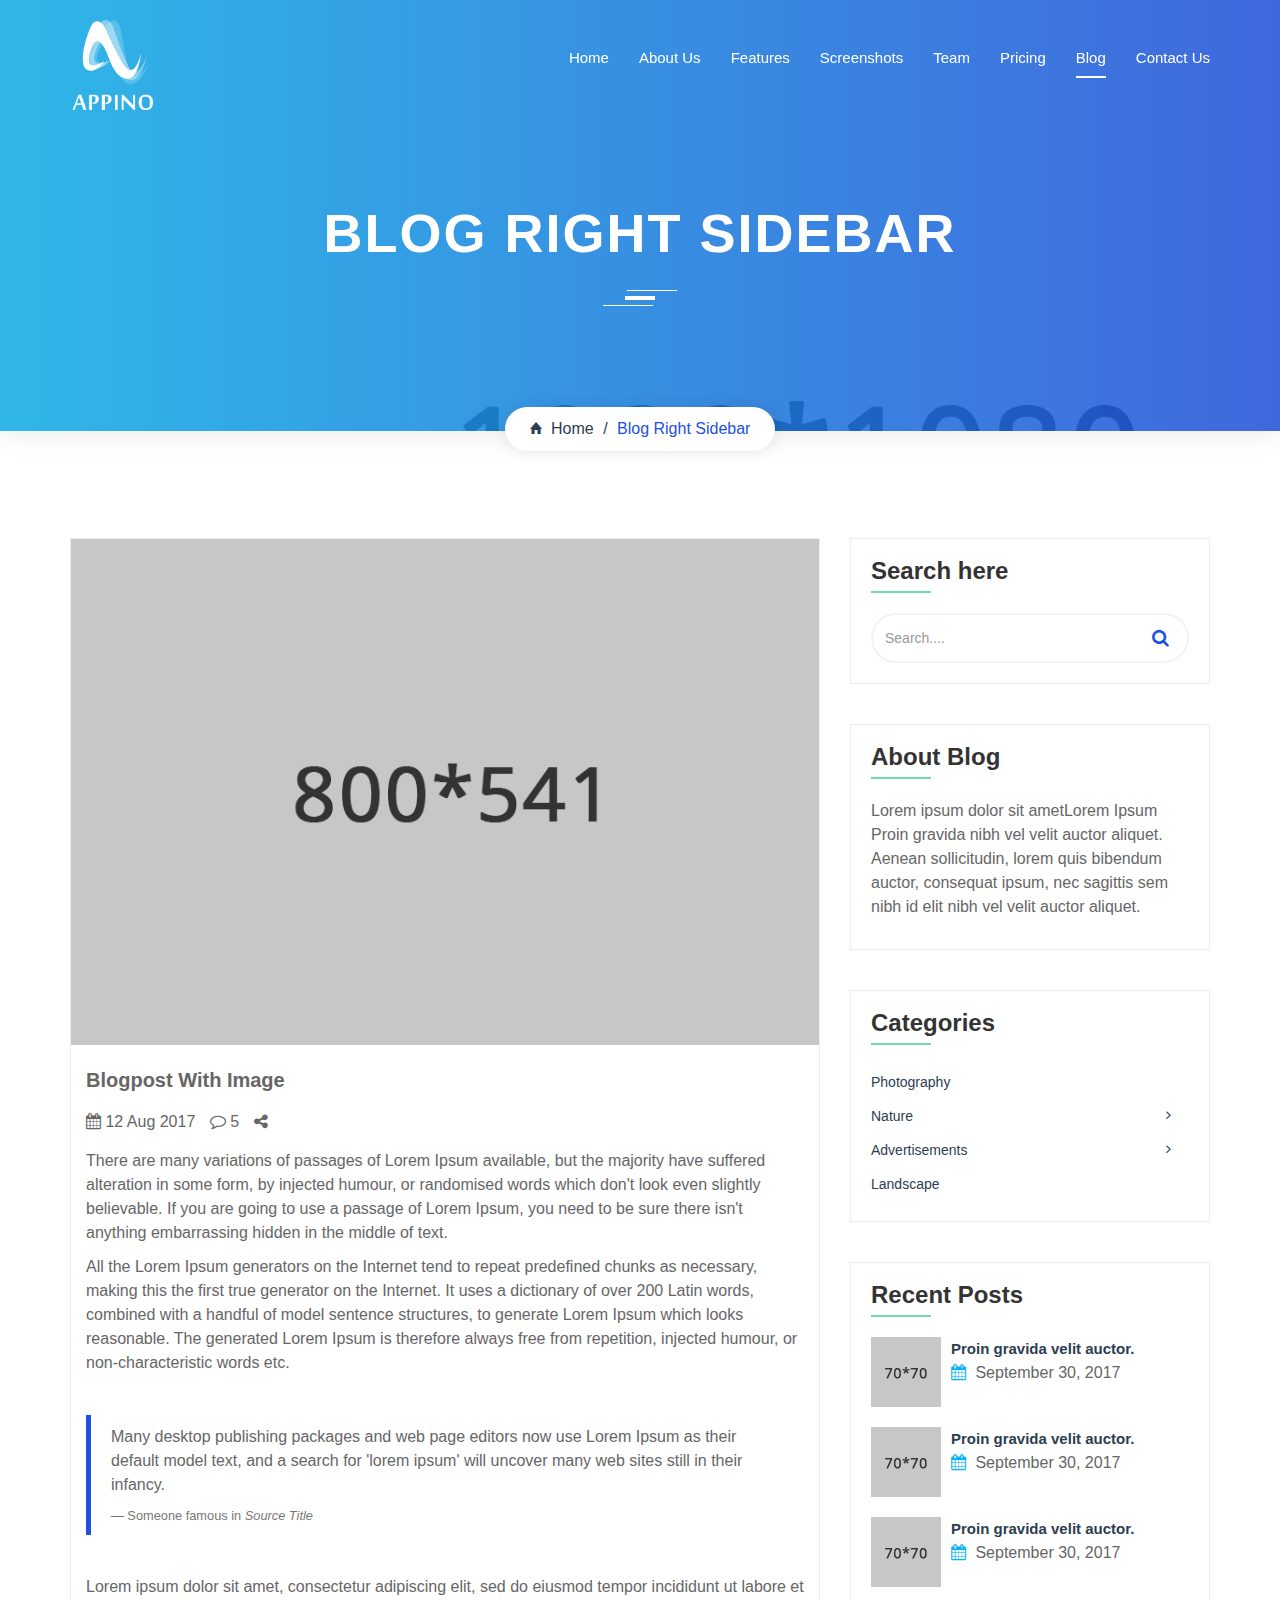
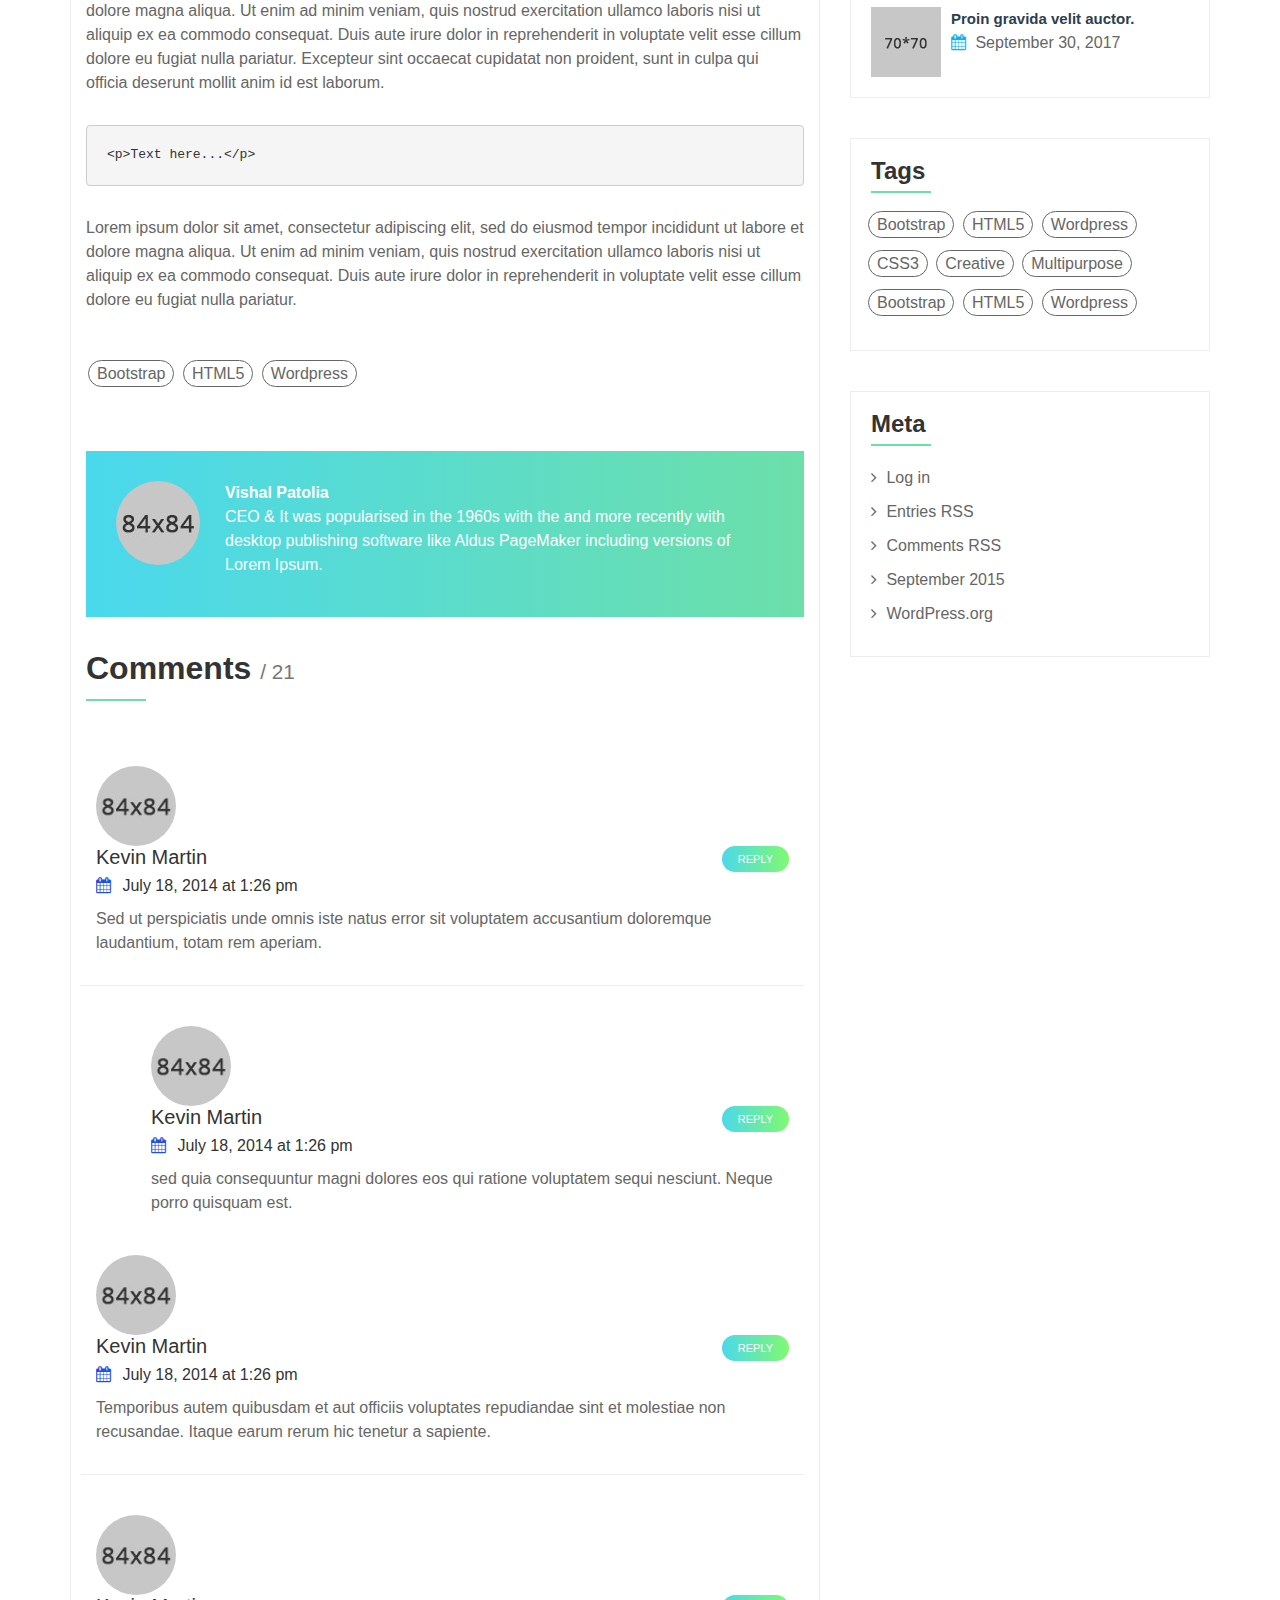
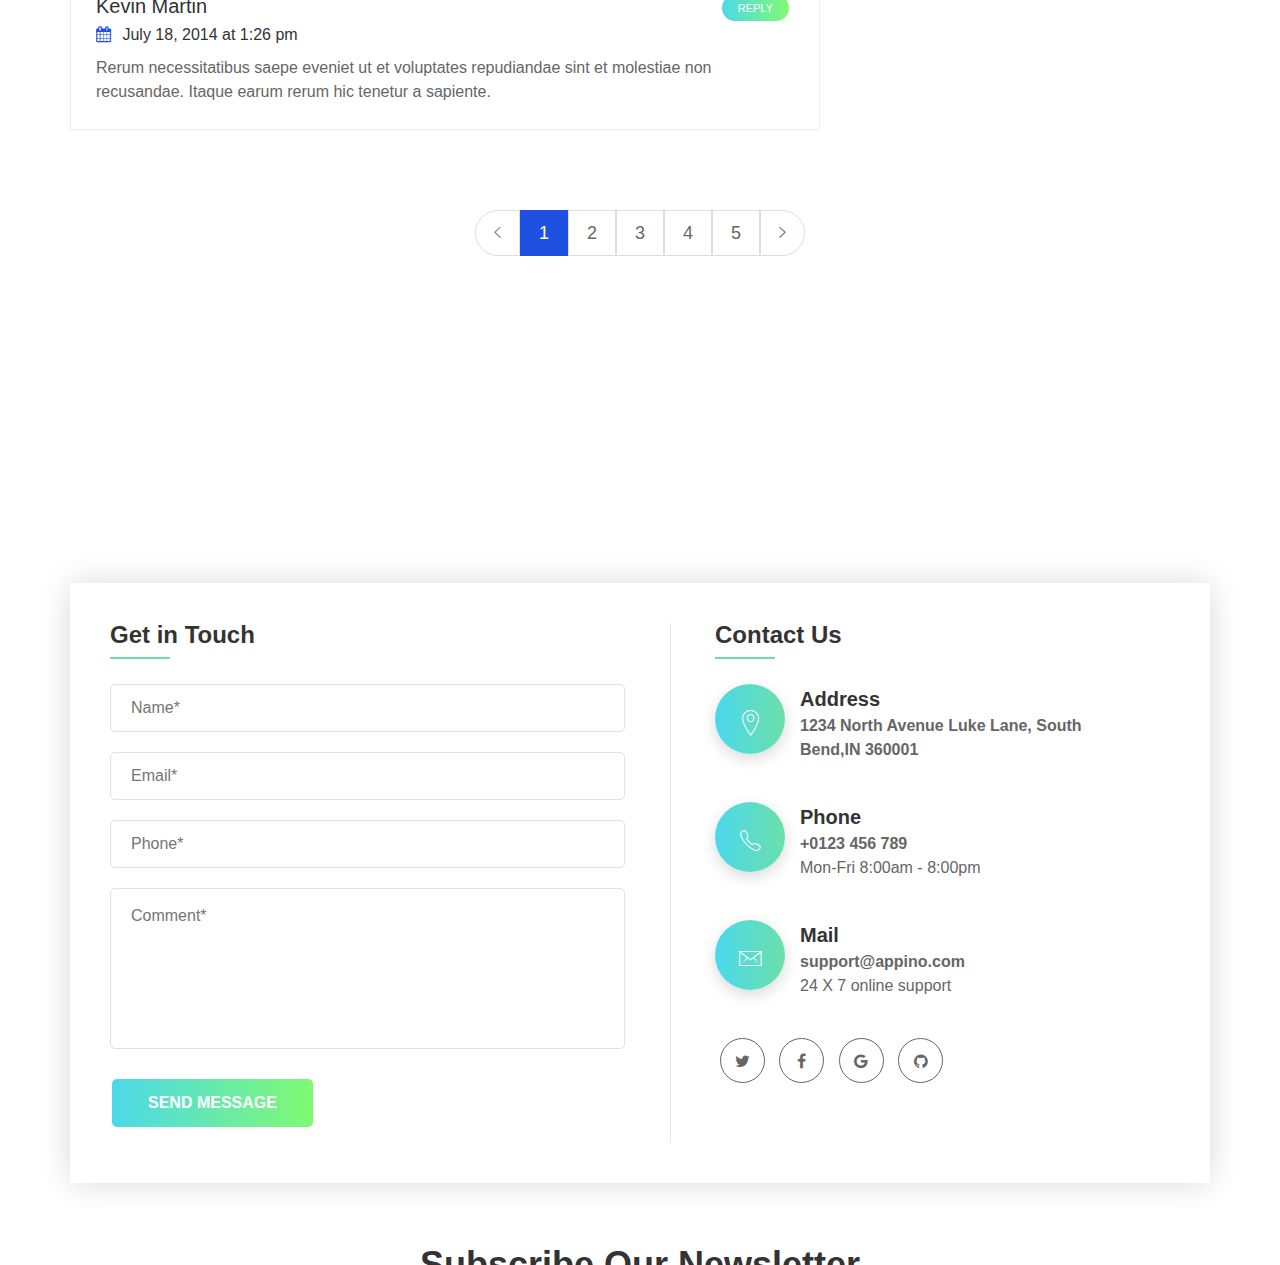
<file: blog-single-right-sidebar.html>
<!DOCTYPE html>
<html lang="en">

<head>
    <meta charset="utf-8">
    <meta http-equiv="X-UA-Compatible" content="IE=edge">
    <meta name="keywords" content="HTML5 Template" />
    <meta name="description" content="Appino - Responsive App Landing Page" />
    <meta name="author" content="iqonicthemes.in" />
    <meta name="viewport" content="width=device-width, initial-scale=1, maximum-scale=1" />

    <title>Appino - Responsive App Landing Page</title>
    
    <!-- Favicon -->
    <link rel="shortcut icon" href="images/favicon.ico" />
    
    <!-- Google Fonts -->
    <link rel="stylesheet" type="text/css" href="https://fonts.googleapis.com/css?family=Open+Sans:400,600,700&amp;Raleway:300,400,500,600,700,800,900">
    
    <!-- Bootstrap -->
    <link rel="stylesheet" href="css/bootstrap.min.css">
    
    <!-- owl-carousel -->
    <link rel="stylesheet" type="text/css" href="css/owl-carousel/owl.carousel.css" />
    
    <!-- Font Awesome -->
    <link rel="stylesheet" type="text/css" href="css/font-awesome.css" />

    <!-- Magnific Popup -->
    <link rel="stylesheet" type="text/css" href="css/magnific-popup/magnific-popup.css" />

    <!-- Animate -->
    <link rel="stylesheet" type="text/css" href="css/animate.css" />
    
    <!-- Ionicons -->
    <link rel="stylesheet" href="css/ionicons.min.css">
    
    <!-- Style -->
    <link rel="stylesheet" href="css/style.css">

    <!-- Responsive -->
    <link rel="stylesheet" href="css/responsive.css">

    <!-- custom style -->
    <link rel="stylesheet" href="css/custom.css" />

</head>

<body>

    <!-- loading -->

    <div id="loading" class="green-bg">
        <div id="loading-center">
            <div class="boxLoading"></div>
        </div>
    </div>

    <!-- loading End -->

    <!-- Header -->

    <header id="header-wrap" data-spy="affix" data-offset-top="55">
        <div class="container">
            <div class="row">
                <div class="col-sm-12">
                    <nav class="navbar navbar-default">
                        <!-- Brand and toggle get grouped for better mobile display -->
                        <div class="navbar-header">
                            <button type="button" class="navbar-toggle collapsed" data-toggle="collapse" data-target="#bs-example-navbar-collapse-1" aria-expanded="false">
                                <span class="sr-only">Toggle navigation</span>
                                <span class="icon-bar"></span>
                                <span class="icon-bar"></span>
                                <span class="icon-bar"></span>
                            </button>
                            <a class="navbar-brand" href="javascript:void(0)">
                                <img src="images/logo.png" alt="logo">
                            </a>
                        </div>
                        <!-- Collect the nav links, forms, and other content for toggling -->
                        <div class="collapse navbar-collapse" id="bs-example-navbar-collapse-1">
                            <ul class="nav navbar-nav navbar-right">
                                <li><a href="index.html">Home</a></li>
                                <li><a href="#about-us">About Us</a></li>
                                <li><a href="#features">Features</a></li>
                                <li><a href="#screenshots">Screenshots</a></li>
                                <li><a href="#team">Team</a></li>
                                <li><a href="#pricing">Pricing</a></li>
                                <li class="active"><a href="#blog">Blog</a></li>
                                <li><a href="#contact-us">Contact Us</a></li>
                            </ul>
                        </div>
                        <!-- /.navbar-collapse -->
                    </nav>
                </div>
            </div>
        </div>
    </header>

    <!-- Header End -->

<!--======= intro =======-->
 
<section class="iq-breadcrumb overview-block-pt text-center iq-bg iq-bg-fixed iq-over-black-90 iq-box-shadow" style="background: url(images/about/04.jpg);" >
    <div class="container">
        <div class="row">
            <div class="col-sm-12">
                <div class="heading-title iq-breadcrumb-title iq-mtb-100">
                        <h1 class="title iq-tw-8 iq-font-white">Blog Right Sidebar</h1>
                        <div class="divider white"></div>
                    </div>
                <ul class="breadcrumb">
                    <li><a href="index.html"><i class="ion-home"></i> Home</a></li>
                    <li class="active">Blog Right Sidebar</li>
                </ul>
            </div>
        </div>
    </div>
</section>
  
<!--======= End intro =======-->

<div class="main-content">    
<!--======= Blog =======-->

<section id="blog" class="iq-page-blog overview-block-ptb">
    <div class="container">
        <div class="row">
            <div class="col-md-8 col-sm-12">
                <div class="iq-blog-box">
                    <div class="iq-blog-image clearfix">
                        <img class="img-responsive center-block" src="images/blog/01.jpg" alt="#">
                    </div>
                    <div class="iq-blog-detail">
                        <div class="blog-title"> <a href="blog-single.html"><h5 class="iq-tw-6">Blogpost With Image</h5> </a> </div>
                        <div class="iq-blog-meta">
                            <ul class="list-inline">
                                <li><a href="javascript:void(0)"><i class="fa fa-calendar" aria-hidden="true"></i> 12 Aug 2017</a></li>
                                <li><a href="javascript:void(0)"><i class="fa fa-comment-o" aria-hidden="true"></i> 5</a></li>
                                <li><a href="javascript:void(0)"><i class="fa fa-share-alt" aria-hidden="true"></i></a></li>
                            </ul>
                        </div>
                        <div class="blog-content">
                            <p>There are many variations of passages of Lorem Ipsum available, but the majority have suffered alteration in some form, by injected humour, or randomised words which don't look even slightly believable. If you are going to use a passage of Lorem Ipsum, you need to be sure there isn't anything embarrassing hidden in the middle of text.</p>
                            <p>All the Lorem Ipsum generators on the Internet tend to repeat predefined chunks as necessary, making this the first true generator on the Internet. It uses a dictionary of over 200 Latin words, combined with a handful of model sentence structures, to generate Lorem Ipsum which looks reasonable. The generated Lorem Ipsum is therefore always free from repetition, injected humour, or non-characteristic words etc.</p>
                        </div>
                        <blockquote class="iq-mtb-40">
                            <p>Many desktop publishing packages and web page editors now use Lorem Ipsum as their default model text, and a search for 'lorem ipsum' will uncover many web sites still in their infancy.</p>
                            <footer>Someone famous in
                                <cite title="Source Title">Source Title</cite>
                            </footer>
                        </blockquote>
                        <p>Lorem ipsum dolor sit amet, consectetur adipiscing elit, sed do eiusmod tempor incididunt ut labore et dolore magna aliqua. Ut enim ad minim veniam, quis nostrud exercitation ullamco laboris nisi ut aliquip ex ea commodo consequat. Duis aute irure dolor in reprehenderit in voluptate velit esse cillum dolore eu fugiat nulla pariatur. Excepteur sint occaecat cupidatat non proident, sunt in culpa qui officia deserunt mollit anim id est laborum.</p>
                        <pre class="iq-pall-20 iq-mtb-30">&lt;p&gt;Text here...&lt;/p&gt;</pre>
                        <p>Lorem ipsum dolor sit amet, consectetur adipiscing elit, sed do eiusmod tempor incididunt ut labore et dolore magna aliqua. Ut enim ad minim veniam, quis nostrud exercitation ullamco laboris nisi ut aliquip ex ea commodo consequat. Duis aute irure dolor in reprehenderit in voluptate velit esse cillum dolore eu fugiat nulla pariatur.</p>
                        <ul class="iq-tags list-inline iq-mtb-50">
                            <li><a href="javascript:void(0)">Bootstrap</a></li>
                            <li><a href="javascript:void(0)">HTML5</a></li>
                            <li><a href="javascript:void(0)">Wordpress</a></li>
                        </ul>
                        <div class="iq-post-author iq-mtb-20 iq-pall-30 green-bg">
                            <div class="iq-post-author-pic iq-mr-25">
                                <img alt="#" class="img-circle" src="images/testimonial/01.jpg">
                            </div>
                            <div class="iq-comment-content">
                                <div class="iq-comment-author">
                                    <a class="lead iq-mtb-10 iq-tw-6 iq-font-white" href="javascript:void(0)">Vishal Patolia</a>
                                </div>
                                <p class="iq-font-white">CEO &amp; It was popularised in the 1960s with the and more recently with desktop publishing software like Aldus PageMaker including versions of Lorem Ipsum.</p>
                            </div>
                        </div>
                        <div id="comments" class="iq-mt-30">
                            <h3 class="heading-left iq-tw-6 ">Comments <small>/ 21</small></h3>
                            <ol class="list-inline iq-comment-list">
                                <li class="iq-mt-0">
                                    <div class="iq-comments-media">
                                        <div class="iq-comments-photo media-left"> <a href="javascript:void(0)"><img alt="" class="media-object img-circle" src="images/testimonial/01.jpg"></a> </div>
                                        <div class="iq-comments-info media-body">
                                            <h5 class="title">Kevin Martin</h5>
                                            <div class="iq-comment-metadata"><a href="javascript:void(0)"><i class="fa fa-calendar"></i>
                                        <span>July 18, 2014 at 1:26 pm</span>
                                    </a></div>
                                            <a href="javascript:void(0)" class="reply button">Reply</a>
                                            <p>Sed ut perspiciatis unde omnis iste natus error sit voluptatem accusantium doloremque laudantium, totam rem aperiam.</p>
                                        </div>
                                    </div>
                                    <ul class="list-inline">
                                        <li>
                                            <div class="iq-comments-media">
                                                <div class="iq-comments-photo media-left"> <a href="javascript:void(0)"><img alt="" class="media-object img-circle" src="images/testimonial/03.jpg"></a> </div>
                                                <div class="iq-comments-info media-body">
                                                    <h5 class="title">Kevin Martin</h5>
                                                    <div class="iq-comment-metadata"><a href="javascript:void(0)"><i class="fa fa-calendar"></i>
                                                <span>July 18, 2014 at 1:26 pm</span>
                                            </a></div>
                                                    <a href="javascript:void(0)" class="reply button">Reply</a>
                                                    <p>sed quia consequuntur magni dolores eos qui ratione voluptatem sequi nesciunt. Neque porro quisquam est.</p>
                                                </div>
                                            </div>
                                        </li>
                                    </ul>
                                </li>
                                <li>
                                    <div class="iq-comments-media">
                                        <div class="iq-comments-photo media-left"> <a href="javascript:void(0)"><img alt="" class="media-object img-circle" src="images/testimonial/02.jpg"></a> </div>
                                        <div class="iq-comments-info media-body">
                                            <h5 class="title">Kevin Martin</h5>
                                            <div class="iq-comment-metadata"><a href="javascript:void(0)"><i class="fa fa-calendar"></i>
                                        <span>July 18, 2014 at 1:26 pm</span>
                                    </a></div>
                                            <a href="javascript:void(0)" class="reply button">Reply</a>
                                            <p>Temporibus autem quibusdam et aut officiis voluptates repudiandae sint et molestiae non recusandae. Itaque earum rerum hic tenetur a sapiente.</p>
                                        </div>
                                    </div>
                                </li>
                                <li>
                                    <div class="iq-comments-media">
                                        <div class="iq-comments-photo media-left"> <a href="javascript:void(0)"><img alt="" class="media-object img-circle" src="images/testimonial/01.jpg"></a> </div>
                                        <div class="iq-comments-info media-body">
                                            <h5 class="title">Kevin Martin</h5>
                                            <div class="iq-comment-metadata"><a href="javascript:void(0)"><i class="fa fa-calendar"></i>
                                        <span>July 18, 2014 at 1:26 pm</span>
                                    </a></div>
                                            <a href="javascript:void(0)" class="reply button">Reply</a>
                                            <p>Rerum necessitatibus saepe eveniet ut et voluptates repudiandae sint et molestiae non recusandae. Itaque earum rerum hic tenetur a sapiente.</p>
                                        </div>
                                    </div>
                                </li>
                            </ol>
                        </div>
                    </div>
                    
                </div>
            </div>
            <div class="col-md-4 col-sm-12">
                <div class="iq-post-sidebar">
                    <div class="iq-sidebar-widget">
                        <h4 class="iq-widget-title heading-left iq-tw-6">Search here</h4>
                        <div class="iq-widget-search"> <i class="fa fa-search"></i>
                            <input type="search" placeholder="Search...." class="form-control placeholder">
                        </div>
                    </div>
                    <div class="iq-sidebar-widget">
                        <h4 class="iq-widget-title heading-left iq-tw-6">About Blog</h4>
                        <p>Lorem ipsum dolor sit ametLorem Ipsum Proin gravida nibh vel velit auctor aliquet. Aenean sollicitudin, lorem quis bibendum auctor, consequat ipsum, nec sagittis sem nibh id elit nibh vel velit auctor aliquet.</p>
                    </div>
                    <div class="iq-sidebar-widget">
                        <h4 class="iq-widget-title heading-left iq-tw-6">Categories</h4>
                        <div class='iq-widget-menu'>
                            <ul>
                                <li><a href='#'><span>Photography</span></a></li>
                                <li><a href='#'><span>Nature <i class="fa fa-angle-right"></i></span></a>
                                    <ul>
                                        <li><a href='#'><span>Nature</span> </a></li>
                                        <li><a href='#'><span>Measures</span></a></li>
                                        <li><a href='#'><span>Weddings </span></a></li>
                                    </ul>
                                </li>
                                <li><a href='#'><span>Advertisements <i class="fa fa-angle-right"></i></span></a>
                                    <ul>
                                        <li><a href='#'><span>Weddings </span></a></li>
                                        <li><a href='#'><span>Landscape </span></a></li>
                                    </ul>
                                </li>
                                <li><a href='#'><span>Landscape </span></a></li>
                            </ul>
                        </div>
                    </div>
                    <div class="iq-sidebar-widget">
                        <h4 class="iq-widget-title heading-left iq-tw-6">Recent Posts</h4>
                        <div class="iq-recent-post media">
                            <div class="media-left"> <a href="javascript:void(0)"><img alt="" class="media-object" src="images/blog/11.jpg" style="width:70px; height:70px;"></a> </div>
                            <div class="media-body"> <a href="javascript:void(0)">Proin gravida velit auctor.</a><span><i class="fa fa-calendar"></i> September 30, 2017</span> </div>
                        </div>
                        <div class="iq-recent-post media">
                            <div class="media-left"> <a href="javascript:void(0)"><img alt="" class="media-object" src="images/blog/12.jpg" style="width:70px; height:70px;"></a> </div>
                            <div class="media-body"> <a href="javascript:void(0)">Proin gravida velit auctor.</a><span><i class="fa fa-calendar"></i> September 30, 2017</span> </div>
                        </div>
                        <div class="iq-recent-post media">
                            <div class="media-left"> <a href="javascript:void(0)"><img alt="" class="media-object" src="images/blog/13.jpg" style="width:70px; height:70px;"></a> </div>
                            <div class="media-body"> <a href="javascript:void(0)">Proin gravida velit auctor.</a><span><i class="fa fa-calendar"></i> September 30, 2017</span> </div>
                        </div>
                        <div class="iq-recent-post media">
                            <div class="media-left"> <a href="javascript:void(0)"><img alt="" class="media-object" src="images/blog/14.jpg" style="width:70px; height:70px;"></a> </div>
                            <div class="media-body"> <a href="javascript:void(0)">Proin gravida velit auctor.</a><span><i class="fa fa-calendar"></i> September 30, 2017</span> </div>
                        </div>
                    </div>
                    <div class="iq-sidebar-widget">
                        <h4 class="iq-widget-title heading-left iq-tw-6">Tags</h4>
                        <ul class="iq-tags list-inline">
                            <li><a href="javascript:void(0)">Bootstrap</a></li>
                            <li><a href="javascript:void(0)">HTML5</a></li>
                            <li><a href="javascript:void(0)">Wordpress</a></li>
                            <li><a href="javascript:void(0)">CSS3</a></li>
                            <li><a href="javascript:void(0)">Creative</a></li>
                            <li><a href="javascript:void(0)">Multipurpose</a></li>
                            <li><a href="javascript:void(0)">Bootstrap</a></li>
                            <li><a href="javascript:void(0)">HTML5</a></li>
                            <li><a href="javascript:void(0)">Wordpress</a></li>
                        </ul>
                    </div>
                    <div class="iq-sidebar-widget">
                        <h4 class="iq-widget-title heading-left iq-tw-6">Meta</h4>
                        <ul class="iq-widget-archives">
                            <li><a href="javascript:void(0)"><i class="fa fa-angle-right"></i> Log in</a></li>
                            <li><a href="javascript:void(0)"><i class="fa fa-angle-right"></i> Entries RSS</a></li>
                            <li><a href="javascript:void(0)"><i class="fa fa-angle-right"></i> Comments RSS </a></li>
                            <li><a href="javascript:void(0)"><i class="fa fa-angle-right"></i> September 2015</a></li>
                            <li><a href="javascript:void(0)"><i class="fa fa-angle-right"></i> WordPress.org</a></li>
                        </ul>
                    </div>
                </div>
            </div>
        </div>
        <div class="row iq-mt-80">
            <div class="col-lg-12 col-md-12 text-center">
                <ul class="pagination pagination-lg">
                    <li class="disabled"><a href="javascript:void(0)"> <i class="ion-ios-arrow-left"></i> </a></li>
                    <li class="active"><a href="javascript:void(0)">1</a></li>
                    <li><a href="javascript:void(0)">2</a></li>
                    <li><a href="javascript:void(0)">3</a></li>
                    <li><a href="javascript:void(0)">4</a></li>
                    <li><a href="javascript:void(0)">5</a></li>
                    <li><a href="javascript:void(0)"> <i class="ion-ios-arrow-right"></i> </a></li>
                </ul>
            </div>
        </div>
    </div>
</section>

<!--======= End Blog =======--> 
</div>
  
<div class="footer">


   <!-- MAP Info -->

    <div class="iq-map">
        <iframe src="https://www.google.com/maps/embed?pb=!1m18!1m12!1m3!1d3151.840108181602!2d144.95373631539215!3d-37.8172139797516!2m3!1f0!2f0!3f0!3m2!1i1024!2i768!4f13.1!3m3!1m2!1s0x6ad65d4c2b349649%3A0xb6899234e561db11!2sEnvato!5e0!3m2!1sen!2sin!4v1497005461921" style="border:0" allowfullscreen></iframe>
    </div>

    <!-- MAP Info END -->


    <!-- Get in Touch -->

    <section id="contact-us" class="iq-our-touch">
        <div class="container">
        <div class="iq-get-in iq-pall-40 white-bg">
            <div class="row">
                <div class="col-sm-12 col-md-6 col-lg-6">
                        <h4 class="heading-left iq-tw-6 iq-pb-20 iq-mb-40">Get in Touch</h4>
                            <div id="formmessage">Success/Error Message Goes Here</div>
                            <form class="form-horizontal" id="contactform" method="post" action="../php/contact-form.php">
                                <div class="contact-form">
                                    
                                        <div class="section-field">
                                            <input id="name" type="text" placeholder="Name*" name="name">
                                        </div>
                                        <div class="section-field">
                                            <input type="email" placeholder="Email*" name="email">
                                        </div>
                                        <div class="section-field">
                                            <input type="text" placeholder="Phone*" name="phone">
                                        </div>
                                    

                                        <div class="section-field textarea">
                                            <textarea class="input-message" placeholder="Comment*" rows="6" name="message"></textarea>
                                        </div>
                                        <input type="hidden" name="action" value="sendEmail" />
                                        <button id="submit" name="submit" type="submit" value="Send" class="button iq-mt-30">Send Message</button>

                                </div>
                            </form>
                            <div id="ajaxloader" style="display:none"><img class="center-block mt-30 mb-30" src="images/ajax-loader.gif" alt="#"></div>
                    </div>
                    <div class="col-sm-12 col-md-6 col-lg-6 re-mt-30">
                        <div class="contact-info iq-pall-60 iq-pt-0">
                            <h4 class="heading-left iq-tw-6 iq-pb-20 iq-mb-40">Contact Us</h4>
                        <div class="iq-fancy-box-02">
                        <div class="iq-icon green-bg">
                            <i aria-hidden="true" class="ion-ios-location-outline"></i>
                        </div>
                        <div class="fancy-content">
                            <h5 class="iq-tw-6">Address</h5>
                            <span class="lead iq-tw-6">1234 North Avenue Luke Lane, South Bend,IN 360001</span>
                        </div>
                    </div>
                    <div class="iq-fancy-box-02 iq-mt-40">
                        <div class="iq-icon green-bg">
                            <i aria-hidden="true" class="ion-ios-telephone-outline"></i>
                        </div>
                        <div class="fancy-content">
                            <h5 class="iq-tw-6">Phone</h5>
                            <span class="lead iq-tw-6">+0123 456 789</span>
                            <p class="iq-mb-0">Mon-Fri 8:00am - 8:00pm</p>
                        </div>
                    </div>
                    <div class="iq-fancy-box-02 iq-mt-40">
                        <div class="iq-icon green-bg">
                            <i aria-hidden="true" class="ion-ios-email-outline"></i>
                        </div>
                        <div class="fancy-content">
                            <h5 class="iq-tw-6">Mail</h5>
                            <span class="lead iq-tw-6">support@appino.com</span>
                            <p class="iq-mb-0">24 X 7 online support</p>
                        </div>
                    </div>
                    <ul class="info-share">
                        <li><a href="javascript:void(0)"><i class="fa fa-twitter"></i></a></li>
                        <li><a href="javascript:void(0)"><i class="fa fa-facebook"></i></a></li>
                        <li><a href="javascript:void(0)"><i class="fa fa-google"></i></a></li>
                        <li><a href="javascript:void(0)"><i class="fa fa-github"></i></a></li>
                    </ul>
                        </div>
                    </div>
                </div>
            </div>
        </div>
    </section>

    <!-- Get in Touch END -->


    <!-- Footer -->

    <footer class="iq-footer white-bg text-center">
        <div class="container">
            <div class="row iq-ptb-60">
                <div class="col-sm-12">
                    <div class="heading-title iq-mb-40">
                        <h2 class="title iq-tw-6">Subscribe Our Newsletter</h2>
                        <div class="divider"></div>
                    </div>
                </div>
                <div class="col-sm-12">
                    <form class="form-inline iq-subscribe">
                        <div class="form-group">
                            <input type="text" class="form-control" id="exampleInputName2" placeholder="Enter Your Email Here">
                        </div>
                        <a class="button iq-ml-25" href="# ">subscribe</a>
                    </form>
                </div>
            </div>
            <div class="row">
                <div class="col-sm-12">
                    <div class="footer-copyright iq-ptb-20">© Copyright 2018 Appino Developed by <a target="_blank" href="https://iqonicthemes.com/">iqonicthemes</a>.</div>
                </div>
            </div>
        </div>
    </footer>

    <!-- Footer END -->
</div>


    <!-- back-to-top -->
    
    <div id="back-to-top">
        <a class="top" id="top" href="#top"> <i class="ion-ios-upload-outline"></i> </a>
    </div>

    <!-- back-to-top End -->


 


    <!-- jQuery -->
    <script src="js/jquery.min.js"></script>

    <!-- bootstrap -->
    <script src="js/bootstrap.min.js"></script>

    <!-- owl-carousel -->
    <script src="js/owl-carousel/owl.carousel.min.js"></script>

    <!-- Counter -->
    <script src="js/counter/jquery.countTo.js"></script>

    <!-- Jquery Appear -->
    <script src="js/jquery.appear.js"></script>

    <!-- Magnific Popup --> 
    <script src="js/magnific-popup/jquery.magnific-popup.min.js"></script>

    <!-- Retina -->
    <script src="js/retina.min.js"></script>

    <!-- wow -->
    <script src="js/wow.min.js"></script>

    <!-- Countdown -->
    <script src="js/jquery.countdown.min.js"></script>

    <!-- Particles -->
    <script src="js/particles/particles.min.js"></script>
    <script src="js/particles/app.js"></script>

    <!-- Custom -->
    <script src="js/custom.js"></script>

</body>

</html>
</file>
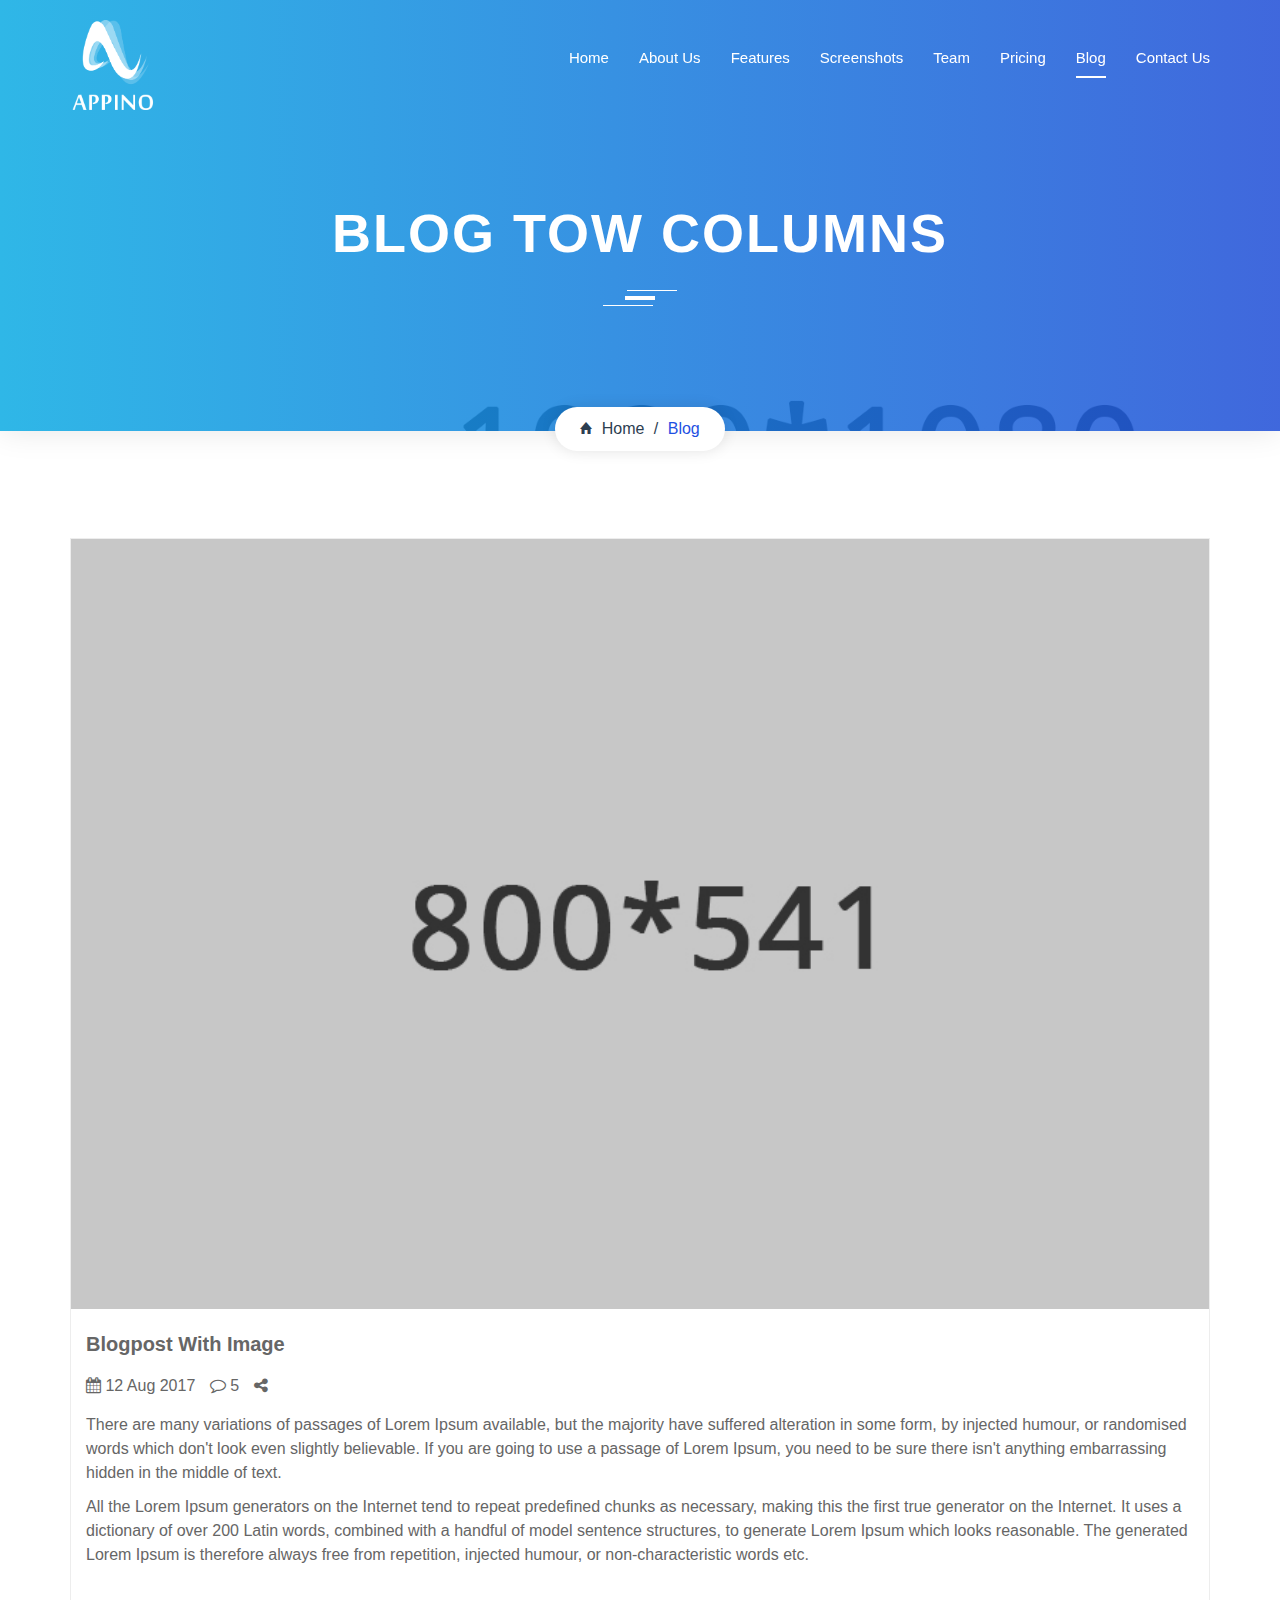
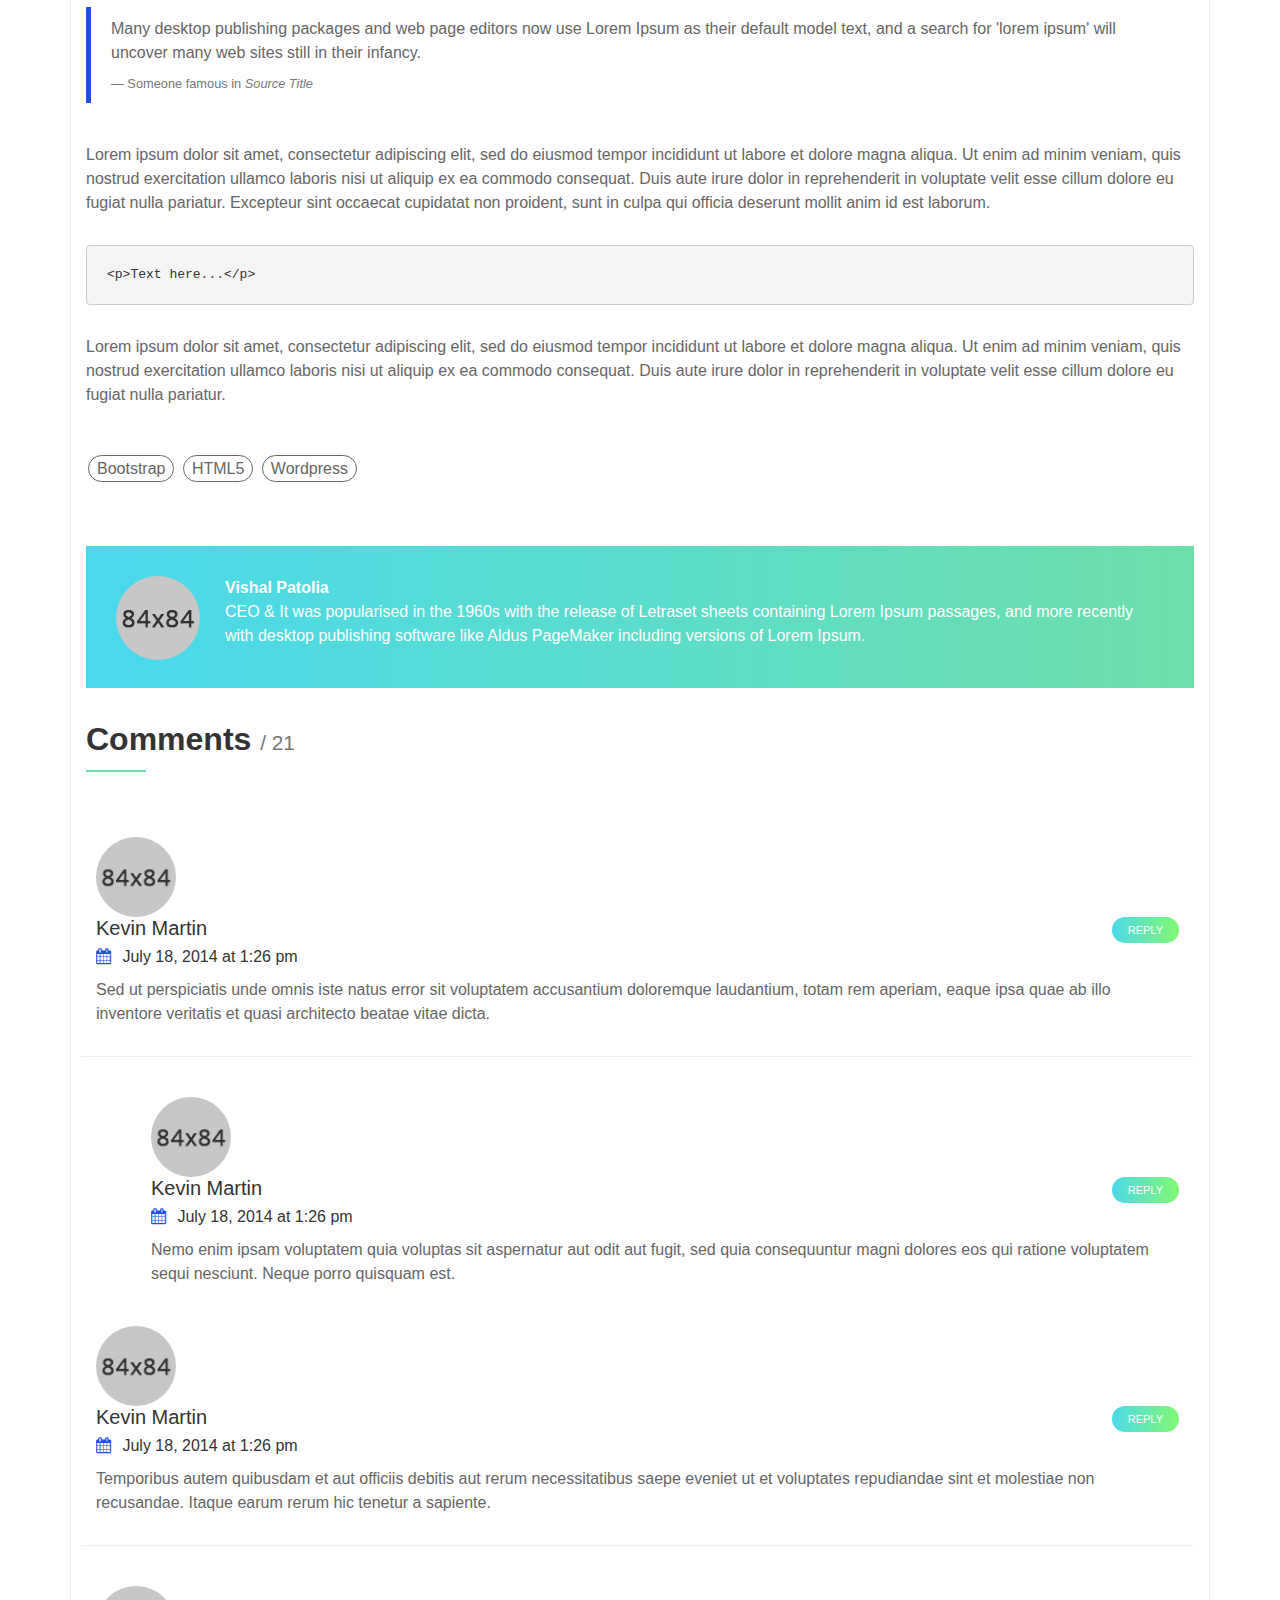
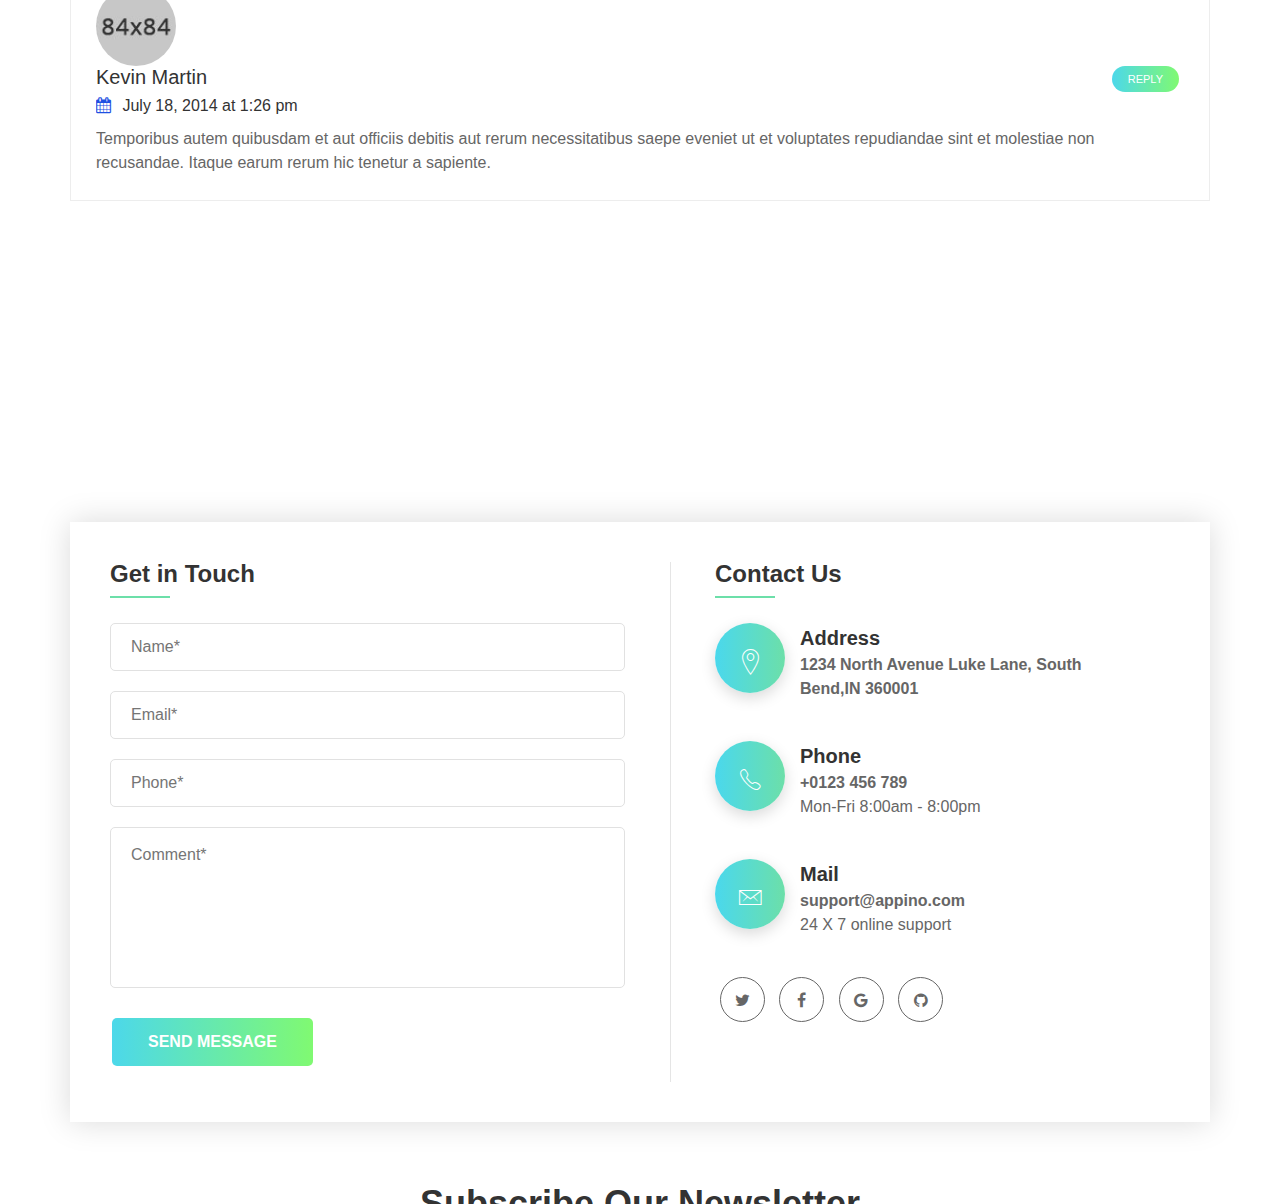
<file: blog-single.html>
<!DOCTYPE html>
<html lang="en">

<head>
    <meta charset="utf-8">
    <meta http-equiv="X-UA-Compatible" content="IE=edge">
    <meta name="keywords" content="HTML5 Template" />
    <meta name="description" content="Appino - Responsive App Landing Page" />
    <meta name="author" content="iqonicthemes.in" />
    <meta name="viewport" content="width=device-width, initial-scale=1, maximum-scale=1" />

    <title>Appino - Responsive App Landing Page</title>
    
    <!-- Favicon -->
    <link rel="shortcut icon" href="images/favicon.ico" />
    
    <!-- Google Fonts -->
    <link rel="stylesheet" type="text/css" href="https://fonts.googleapis.com/css?family=Open+Sans:400,600,700&amp;Raleway:300,400,500,600,700,800,900">
    
    <!-- Bootstrap -->
    <link rel="stylesheet" href="css/bootstrap.min.css">
    
    <!-- owl-carousel -->
    <link rel="stylesheet" type="text/css" href="css/owl-carousel/owl.carousel.css" />
    
    <!-- Font Awesome -->
    <link rel="stylesheet" type="text/css" href="css/font-awesome.css" />

    <!-- Magnific Popup -->
    <link rel="stylesheet" type="text/css" href="css/magnific-popup/magnific-popup.css" />

    <!-- Animate -->
    <link rel="stylesheet" type="text/css" href="css/animate.css" />
    
    <!-- Ionicons -->
    <link rel="stylesheet" href="css/ionicons.min.css">
    
    <!-- Style -->
    <link rel="stylesheet" href="css/style.css">

    <!-- Responsive -->
    <link rel="stylesheet" href="css/responsive.css">

    <!-- custom style -->
    <link rel="stylesheet" href="css/custom.css" />

</head>

<body>

    <!-- loading -->

    <div id="loading" class="green-bg">
        <div id="loading-center">
            <div class="boxLoading"></div>
        </div>
    </div>

    <!-- loading End -->


    <!-- Header -->

    <header id="header-wrap" data-spy="affix" data-offset-top="55">
        <div class="container">
            <div class="row">
                <div class="col-sm-12">
                    <nav class="navbar navbar-default">
                        <!-- Brand and toggle get grouped for better mobile display -->
                        <div class="navbar-header">
                            <button type="button" class="navbar-toggle collapsed" data-toggle="collapse" data-target="#bs-example-navbar-collapse-1" aria-expanded="false">
                                <span class="sr-only">Toggle navigation</span>
                                <span class="icon-bar"></span>
                                <span class="icon-bar"></span>
                                <span class="icon-bar"></span>
                            </button>
                            <a class="navbar-brand" href="javascript:void(0)">
                                <img src="images/logo.png" alt="logo">
                            </a>
                        </div>
                        <!-- Collect the nav links, forms, and other content for toggling -->
                        <div class="collapse navbar-collapse" id="bs-example-navbar-collapse-1">
                            <ul class="nav navbar-nav navbar-right">
                                <li><a href="index.html">Home</a></li>
                                <li><a href="#about-us">About Us</a></li>
                                <li><a href="#features">Features</a></li>
                                <li><a href="#screenshots">Screenshots</a></li>
                                <li><a href="#team">Team</a></li>
                                <li><a href="#pricing">Pricing</a></li>
                                <li class="active"><a href="#blog">Blog</a></li>
                                <li><a href="#contact-us">Contact Us</a></li>
                            </ul>
                        </div>
                        <!-- /.navbar-collapse -->
                    </nav>
                </div>
            </div>
        </div>
    </header>

    <!-- Header End -->

<!--======= intro =======-->
 
<section class="iq-breadcrumb overview-block-pt text-center iq-bg iq-bg-fixed iq-over-black-90 iq-box-shadow" style="background: url(images/about/04.jpg);" >
    <div class="container">
        <div class="row">
            <div class="col-sm-12">
                <div class="heading-title iq-breadcrumb-title iq-mtb-100">
                        <h1 class="title iq-tw-8 iq-font-white">BLOG TOW COLUMNS</h1>
                        <div class="divider white"></div>
                    </div>
                <ul class="breadcrumb">
                    <li><a href="index.html"><i class="ion-home"></i> Home</a></li>
                    <li class="active">Blog</li>
                </ul>
            </div>
        </div>
    </div>
</section>
  
<!--======= End intro =======-->

<div class="main-content">   
<!--======= Blog =======-->

<section id="blog" class="iq-page-blog overview-block-ptb">
    <div class="container">
        <div class="row">
            <div class="col-sm-12">
                <div class="iq-blog-box">
                    <div class="iq-blog-image clearfix">
                        <img class="img-responsive center-block" src="images/blog/01.jpg" alt="#">
                    </div>
                    <div class="iq-blog-detail">
                        <div class="blog-title"> <a href="blog-single.html"><h5 class="iq-tw-6">Blogpost With Image</h5> </a> </div>
                        <div class="iq-blog-meta">
                            <ul class="list-inline">
                                <li><a href="javascript:void(0)"><i class="fa fa-calendar" aria-hidden="true"></i> 12 Aug 2017</a></li>
                                <li><a href="javascript:void(0)"><i class="fa fa-comment-o" aria-hidden="true"></i> 5</a></li>
                                <li><a href="javascript:void(0)"><i class="fa fa-share-alt" aria-hidden="true"></i></a></li>
                            </ul>
                        </div>
                        <div class="blog-content">
                            <p>There are many variations of passages of Lorem Ipsum available, but the majority have suffered alteration in some form, by injected humour, or randomised words which don't look even slightly believable. If you are going to use a passage of Lorem Ipsum, you need to be sure there isn't anything embarrassing hidden in the middle of text.</p>
                            <p>All the Lorem Ipsum generators on the Internet tend to repeat predefined chunks as necessary, making this the first true generator on the Internet. It uses a dictionary of over 200 Latin words, combined with a handful of model sentence structures, to generate Lorem Ipsum which looks reasonable. The generated Lorem Ipsum is therefore always free from repetition, injected humour, or non-characteristic words etc.</p>
                        </div>
                        <blockquote class="iq-mtb-40">
                            <p>Many desktop publishing packages and web page editors now use Lorem Ipsum as their default model text, and a search for 'lorem ipsum' will uncover many web sites still in their infancy.</p>
                            <footer>Someone famous in
                                <cite title="Source Title">Source Title</cite>
                            </footer>
                        </blockquote>
                        <p>Lorem ipsum dolor sit amet, consectetur adipiscing elit, sed do eiusmod tempor incididunt ut labore et dolore magna aliqua. Ut enim ad minim veniam, quis nostrud exercitation ullamco laboris nisi ut aliquip ex ea commodo consequat. Duis aute irure dolor in reprehenderit in voluptate velit esse cillum dolore eu fugiat nulla pariatur. Excepteur sint occaecat cupidatat non proident, sunt in culpa qui officia deserunt mollit anim id est laborum.</p>
                        <pre class="iq-pall-20 iq-mtb-30">&lt;p&gt;Text here...&lt;/p&gt;</pre>
                        <p>Lorem ipsum dolor sit amet, consectetur adipiscing elit, sed do eiusmod tempor incididunt ut labore et dolore magna aliqua. Ut enim ad minim veniam, quis nostrud exercitation ullamco laboris nisi ut aliquip ex ea commodo consequat. Duis aute irure dolor in reprehenderit in voluptate velit esse cillum dolore eu fugiat nulla pariatur.</p>
                        <ul class="iq-tags list-inline iq-mtb-50">
                            <li><a href="javascript:void(0)">Bootstrap</a></li>
                            <li><a href="javascript:void(0)">HTML5</a></li>
                            <li><a href="javascript:void(0)">Wordpress</a></li>
                        </ul>
                        <div class="iq-post-author iq-mtb-20 iq-pall-30 green-bg">
                            <div class="iq-post-author-pic iq-mr-25">
                                <img alt="#" class="img-circle" src="images/testimonial/01.jpg">
                            </div>
                            <div class="iq-comment-content">
                                <div class="iq-comment-author">
                                    <a class="lead iq-mtb-10 iq-tw-6 iq-font-white" href="javascript:void(0)">Vishal Patolia</a>
                                </div>
                                <p class="iq-font-white">CEO &amp; It was popularised in the 1960s with the release of Letraset sheets containing Lorem Ipsum passages, and more recently with desktop publishing software like Aldus PageMaker including versions of Lorem Ipsum.</p>
                            </div>
                        </div>
                        <div id="comments" class="iq-mt-30">
                            <h3 class="heading-left iq-tw-6 ">Comments <small>/ 21</small></h3>
                            <ol class="list-inline iq-comment-list">
                                <li class="iq-mt-0">
                                    <div class="iq-comments-media">
                                        <div class="iq-comments-photo media-left"> <a href="javascript:void(0)"><img alt="" class="media-object img-circle" src="images/testimonial/01.jpg"></a> </div>
                                        <div class="iq-comments-info media-body">
                                            <h5 class="title">Kevin Martin</h5>
                                            <div class="iq-comment-metadata"><a href="javascript:void(0)"><i class="fa fa-calendar"></i>
                                        <span>July 18, 2014 at 1:26 pm</span>
                                    </a></div>
                                            <a href="javascript:void(0)" class="reply button">Reply</a>
                                            <p>Sed ut perspiciatis unde omnis iste natus error sit voluptatem accusantium doloremque laudantium, totam rem aperiam, eaque ipsa quae ab illo inventore veritatis et quasi architecto beatae vitae dicta.</p>
                                        </div>
                                    </div>
                                    <ul class="list-inline">
                                        <li>
                                            <div class="iq-comments-media">
                                                <div class="iq-comments-photo media-left"> <a href="javascript:void(0)"><img alt="" class="media-object img-circle" src="images/testimonial/03.jpg"></a> </div>
                                                <div class="iq-comments-info media-body">
                                                    <h5 class="title">Kevin Martin</h5>
                                                    <div class="iq-comment-metadata"><a href="javascript:void(0)"><i class="fa fa-calendar"></i>
                                                <span>July 18, 2014 at 1:26 pm</span>
                                            </a></div>
                                                    <a href="javascript:void(0)" class="reply button">Reply</a>
                                                    <p>Nemo enim ipsam voluptatem quia voluptas sit aspernatur aut odit aut fugit, sed quia consequuntur magni dolores eos qui ratione voluptatem sequi nesciunt. Neque porro quisquam est.</p>
                                                </div>
                                            </div>
                                        </li>
                                    </ul>
                                </li>
                                <li>
                                    <div class="iq-comments-media">
                                        <div class="iq-comments-photo media-left"> <a href="javascript:void(0)"><img alt="" class="media-object img-circle" src="images/testimonial/02.jpg"></a> </div>
                                        <div class="iq-comments-info media-body">
                                            <h5 class="title">Kevin Martin</h5>
                                            <div class="iq-comment-metadata"><a href="javascript:void(0)"><i class="fa fa-calendar"></i>
                                        <span>July 18, 2014 at 1:26 pm</span>
                                    </a></div>
                                            <a href="javascript:void(0)" class="reply button">Reply</a>
                                            <p>Temporibus autem quibusdam et aut officiis debitis aut rerum necessitatibus saepe eveniet ut et voluptates repudiandae sint et molestiae non recusandae. Itaque earum rerum hic tenetur a sapiente.</p>
                                        </div>
                                    </div>
                                </li>
                                <li>
                                    <div class="iq-comments-media">
                                        <div class="iq-comments-photo media-left"> <a href="javascript:void(0)"><img alt="" class="media-object img-circle" src="images/testimonial/01.jpg"></a> </div>
                                        <div class="iq-comments-info media-body">
                                            <h5 class="title">Kevin Martin</h5>
                                            <div class="iq-comment-metadata"><a href="javascript:void(0)"><i class="fa fa-calendar"></i>
                                        <span>July 18, 2014 at 1:26 pm</span>
                                    </a></div>
                                            <a href="javascript:void(0)" class="reply button">Reply</a>
                                            <p>Temporibus autem quibusdam et aut officiis debitis aut rerum necessitatibus saepe eveniet ut et voluptates repudiandae sint et molestiae non recusandae. Itaque earum rerum hic tenetur a sapiente.</p>
                                        </div>
                                    </div>
                                </li>
                            </ol>
                        </div>
                    </div>
                    
                </div>
            </div>
        </div>
    </div>
</section>

<!--======= End Blog =======--> 
</div>
  
<div class="footer">


   <!-- MAP Info -->

    <div class="iq-map">
        <iframe src="https://www.google.com/maps/embed?pb=!1m18!1m12!1m3!1d3151.840108181602!2d144.95373631539215!3d-37.8172139797516!2m3!1f0!2f0!3f0!3m2!1i1024!2i768!4f13.1!3m3!1m2!1s0x6ad65d4c2b349649%3A0xb6899234e561db11!2sEnvato!5e0!3m2!1sen!2sin!4v1497005461921" style="border:0" allowfullscreen></iframe>
    </div>

    <!-- MAP Info END -->


    <!-- Get in Touch -->

    <section id="contact-us" class="iq-our-touch">
        <div class="container">
        <div class="iq-get-in iq-pall-40 white-bg">
            <div class="row">
                <div class="col-sm-12 col-md-6 col-lg-6">
                        <h4 class="heading-left iq-tw-6 iq-pb-20 iq-mb-40">Get in Touch</h4>
                            <div id="formmessage">Success/Error Message Goes Here</div>
                            <form class="form-horizontal" id="contactform" method="post" action="../php/contact-form.php">
                                <div class="contact-form">
                                    
                                        <div class="section-field">
                                            <input id="name" type="text" placeholder="Name*" name="name">
                                        </div>
                                        <div class="section-field">
                                            <input type="email" placeholder="Email*" name="email">
                                        </div>
                                        <div class="section-field">
                                            <input type="text" placeholder="Phone*" name="phone">
                                        </div>
                                    

                                        <div class="section-field textarea">
                                            <textarea class="input-message" placeholder="Comment*" rows="6" name="message"></textarea>
                                        </div>
                                        <input type="hidden" name="action" value="sendEmail" />
                                        <button id="submit" name="submit" type="submit" value="Send" class="button iq-mt-30">Send Message</button>

                                </div>
                            </form>
                            <div id="ajaxloader" style="display:none"><img class="center-block mt-30 mb-30" src="images/ajax-loader.gif" alt="#"></div>
                    </div>
                    <div class="col-sm-12 col-md-6 col-lg-6 re-mt-30">
                        <div class="contact-info iq-pall-60 iq-pt-0">
                            <h4 class="heading-left iq-tw-6 iq-pb-20 iq-mb-40">Contact Us</h4>
                        <div class="iq-fancy-box-02">
                        <div class="iq-icon green-bg">
                            <i aria-hidden="true" class="ion-ios-location-outline"></i>
                        </div>
                        <div class="fancy-content">
                            <h5 class="iq-tw-6">Address</h5>
                            <span class="lead iq-tw-6">1234 North Avenue Luke Lane, South Bend,IN 360001</span>
                        </div>
                    </div>
                    <div class="iq-fancy-box-02 iq-mt-40">
                        <div class="iq-icon green-bg">
                            <i aria-hidden="true" class="ion-ios-telephone-outline"></i>
                        </div>
                        <div class="fancy-content">
                            <h5 class="iq-tw-6">Phone</h5>
                            <span class="lead iq-tw-6">+0123 456 789</span>
                            <p class="iq-mb-0">Mon-Fri 8:00am - 8:00pm</p>
                        </div>
                    </div>
                    <div class="iq-fancy-box-02 iq-mt-40">
                        <div class="iq-icon green-bg">
                            <i aria-hidden="true" class="ion-ios-email-outline"></i>
                        </div>
                        <div class="fancy-content">
                            <h5 class="iq-tw-6">Mail</h5>
                            <span class="lead iq-tw-6">support@appino.com</span>
                            <p class="iq-mb-0">24 X 7 online support</p>
                        </div>
                    </div>
                    <ul class="info-share">
                        <li><a href="javascript:void(0)"><i class="fa fa-twitter"></i></a></li>
                        <li><a href="javascript:void(0)"><i class="fa fa-facebook"></i></a></li>
                        <li><a href="javascript:void(0)"><i class="fa fa-google"></i></a></li>
                        <li><a href="javascript:void(0)"><i class="fa fa-github"></i></a></li>
                    </ul>
                        </div>
                    </div>
                </div>
            </div>
        </div>
    </section>

    <!-- Get in Touch END -->


    <!-- Footer -->

    <footer class="iq-footer white-bg text-center">
        <div class="container">
            <div class="row iq-ptb-60">
                <div class="col-sm-12">
                    <div class="heading-title iq-mb-40">
                        <h2 class="title iq-tw-6">Subscribe Our Newsletter</h2>
                        <div class="divider"></div>
                    </div>
                </div>
                <div class="col-sm-12">
                    <form class="form-inline iq-subscribe">
                        <div class="form-group">
                            <input type="text" class="form-control" id="exampleInputName2" placeholder="Enter Your Email Here">
                        </div>
                        <a class="button iq-ml-25" href="# ">subscribe</a>
                    </form>
                </div>
            </div>
            <div class="row">
                <div class="col-sm-12">
                    <div class="footer-copyright iq-ptb-20">© Copyright 2018 Appino Developed by <a target="_blank" href="https://iqonicthemes.com/">iqonicthemes</a>.</div>
                </div>
            </div>
        </div>
    </footer>

    <!-- Footer END -->
</div>


    <!-- back-to-top -->
    
    <div id="back-to-top">
        <a class="top" id="top" href="#top"> <i class="ion-ios-upload-outline"></i> </a>
    </div>

    <!-- back-to-top End -->


 


    <!-- jQuery -->
    <script src="js/jquery.min.js"></script>

    <!-- bootstrap -->
    <script src="js/bootstrap.min.js"></script>

    <!-- owl-carousel -->
    <script src="js/owl-carousel/owl.carousel.min.js"></script>

    <!-- Counter -->
    <script src="js/counter/jquery.countTo.js"></script>

    <!-- Jquery Appear -->
    <script src="js/jquery.appear.js"></script>

    <!-- Magnific Popup --> 
    <script src="js/magnific-popup/jquery.magnific-popup.min.js"></script>

    <!-- Retina -->
    <script src="js/retina.min.js"></script>

    <!-- wow -->
    <script src="js/wow.min.js"></script>

    <!-- Countdown -->
    <script src="js/jquery.countdown.min.js"></script>

    <!-- Particles -->
    <script src="js/particles/particles.min.js"></script>
    <script src="js/particles/app.js"></script>

    <!-- Custom -->
    <script src="js/custom.js"></script>

</body>

</html>
</file>
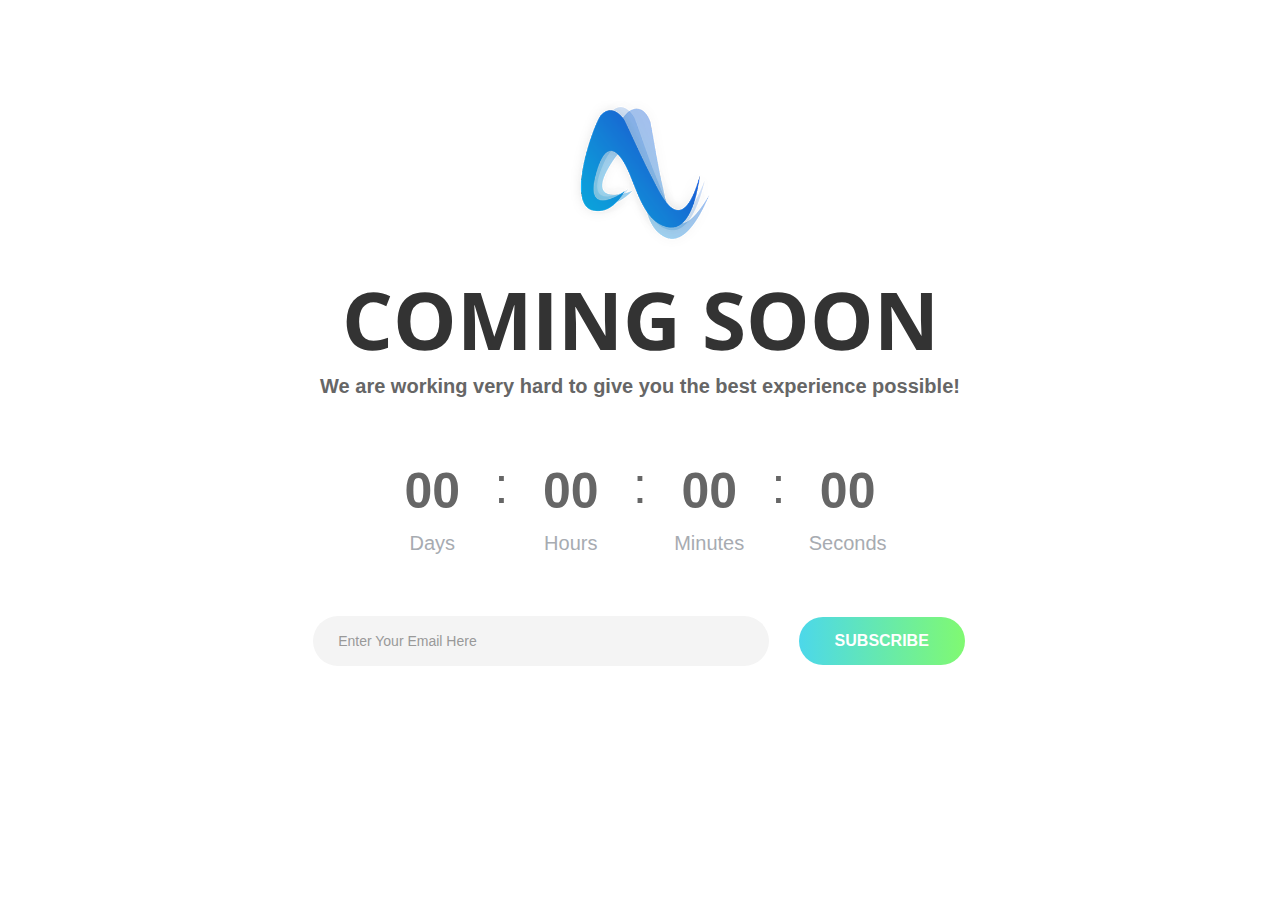
<file: coming-soon.html>
<!DOCTYPE html>
<html lang="en">

<head>
    <meta charset="utf-8">
    <meta http-equiv="X-UA-Compatible" content="IE=edge">
    <meta name="keywords" content="HTML5 Template" />
    <meta name="description" content="Appino - Responsive App Landing Page" />
    <meta name="author" content="iqonicthemes.in" />
    <meta name="viewport" content="width=device-width, initial-scale=1, maximum-scale=1" />

    <title>Appino - Responsive App Landing Page</title>
    
    <!-- Favicon -->
    <link rel="shortcut icon" href="images/favicon.ico" />
    
    <!-- Google Fonts -->
    <link rel="stylesheet" type="text/css" href="https://fonts.googleapis.com/css?family=Open+Sans:400,600,700&amp;Raleway:300,400,500,600,700,800,900">
    
    <!-- Bootstrap -->
    <link rel="stylesheet" href="css/bootstrap.min.css">
    
    <!-- owl-carousel -->
    <link rel="stylesheet" type="text/css" href="css/owl-carousel/owl.carousel.css" />
    
    <!-- Font Awesome -->
    <link rel="stylesheet" type="text/css" href="css/font-awesome.css" />

    <!-- Magnific Popup -->
    <link rel="stylesheet" type="text/css" href="css/magnific-popup/magnific-popup.css" />

    <!-- Animate -->
    <link rel="stylesheet" type="text/css" href="css/animate.css" />
    
    <!-- Ionicons -->
    <link rel="stylesheet" href="css/ionicons.min.css">
    
    <!-- Style -->
    <link rel="stylesheet" href="css/style.css">

    <!-- Responsive -->
    <link rel="stylesheet" href="css/responsive.css">

    <!-- custom style -->
    <link rel="stylesheet" href="css/custom.css" />

</head>

<body>

    <!-- loading -->

    <div id="loading" class="green-bg">
        <div id="loading-center">
            <div class="boxLoading"></div>
        </div>
    </div>

    <!-- loading End -->


<div class="main-content"> 
<!--======= Coming Soon =======-->

<section class="iq-coming overview-block-ptb text-center">
    <div class="container">
        <div class="row">
            <div class="col-sm-12">
                <img class="img-responsive center-block iq-mb-10 wow zoomIn" id="logo_img" data-wow-duration="1s" src="images/logo-footer.png" alt="" style="visibility: visible; animation-duration: 1s; animation-name: zoomIn;">
                <div class="big-text iq-tw-7 iq-mt-60">Coming Soon</div>
                <h5 class="iq-font-light iq-tw-6 iq-mt-40">We are working very hard to give you the best experience possible!</h5>
                <ul id="countdown">
                    <li><span class="days">00</span>
                        <p class="days_text">Days</p>
                    </li>
                    <li class="seperator">:</li>
                    <li><span class="hours">00</span>
                        <p class="hours_text">Hours</p>
                    </li>
                    <li class="seperator">:</li>
                    <li><span class="minutes">00</span>
                        <p class="minutes_text">Minutes</p>
                    </li>
                    <li class="seperator">:</li>
                    <li><span class="seconds">00</span>
                        <p class="seconds_text">Seconds</p>
                    </li>
                </ul>
                <form class="form-inline iq-subscribe">
                    <div class="form-group">
                        <input type="text" class="form-control" id="exampleInputName2" placeholder="Enter Your Email Here">
                    </div>
                    <a class="button iq-ml-25" href="javascript:void(0)">subscribe</a>
                </form>
            </div>
        </div>
    </div>
</section>

<!--======= Coming Soon End =======-->
</div>
    <!-- back-to-top -->
    
    <div id="back-to-top">
        <a class="top" id="top" href="#top"> <i class="ion-ios-upload-outline"></i> </a>
    </div>

    <!-- back-to-top End -->


 


    <!-- jQuery -->
    <script src="js/jquery.min.js"></script>

    <!-- bootstrap -->
    <script src="js/bootstrap.min.js"></script>

    <!-- owl-carousel -->
    <script src="js/owl-carousel/owl.carousel.min.js"></script>

    <!-- Counter -->
    <script src="js/counter/jquery.countTo.js"></script>

    <!-- Jquery Appear -->
    <script src="js/jquery.appear.js"></script>

    <!-- Magnific Popup --> 
    <script src="js/magnific-popup/jquery.magnific-popup.min.js"></script>

    <!-- Retina -->
    <script src="js/retina.min.js"></script>

    <!-- wow -->
    <script src="js/wow.min.js"></script>

    <!-- Countdown -->
    <script src="js/jquery.countdown.min.js"></script>

    <!-- Particles -->
    <script src="js/particles/particles.min.js"></script>
    <script src="js/particles/app.js"></script>

    <!-- Custom -->
    <script src="js/custom.js"></script>

</body>

</html>
</file>
<file: css/style.css>
/*

Template: Appino - Responsive App Landing Page
Author: iqonicthemes.in
Version: 1.0
Design and Developed by: iqonicthemes.in

NOTE: This is main stylesheet of template, This file contains the styling for the actual Template. Please do not change anything here! write in a custom.css file if required!

*/

/*================================================
[  Table of contents  ]
================================================

:: General
:: Back to Top
:: Loader
:: Buttons
:: Div Shadow
:: Page Section Margin Padding 
:: Text Weight 
:: Text Color 
:: Background Color 
:: BG Effect
:: Background Gradient 
:: Section Title
:: Header
:: Banner
:: How it Works
:: About us
:: Special Features
:: App Screenshots
:: TESTIMONIAL
:: TEAM
:: The Appino Great Feature
:: Counter
:: Asked Questions
:: Price Table
:: BLOG
:: Map
:: Get in Touch
:: Footer
:: Breadcrumb Inner Page
:: Blog Page
:: Blog - SideBar
:: 404 Error
:: Coming Soon

======================================
[ End table content ]
======================================*/

/*---------------------------------------------------------------------
                               General
-----------------------------------------------------------------------*/

body { font-family: 'Roboto', sans-serif; font-weight: normal; font-style: normal; font-size: 16px; line-height: 24px; color: #666666; overflow-x: hidden; }
a, .button {font-family: 'Roboto', sans-serif; transition: all 0.5s ease-in-out; transition: all 0.5s ease-in-out; -moz-transition: all 0.5s ease-in-out; -ms-transition: all 0.5s ease-in-out; -o-transition: all 0.5s ease-in-out; -webkit-transition: all 0.5s ease-in-out; color: #333333; }
a:focus { text-decoration: none !important; }
a:focus, a:hover { color: #4cd8ea; text-decoration: none !important; }
a, .button, input { font-family: 'Roboto', sans-serif;outline: medium none !important; color: black; }
h1, h2, h3, h4, h5, h6 { font-family: 'Roboto', sans-serif; font-weight: normal; color: #333333; margin-top: 0px; margin-bottom: 0px; }
h1 a, h2 a, h3 a, h4 a, h5 a, h6 a { color: inherit; }
h1 { font-size: 54px; font-style: normal; line-height: 66px; }
h2 { font-size: 36px; font-style: normal; line-height: 44px; }
h3 { font-size: 32px; font-style: normal; line-height: 42px; }
h4 { font-size: 24px; font-style: normal; line-height: 24px; }
h5 { font-size: 20px; font-style: normal; line-height: 30px; }
h6 { font-size: 18px; font-style: normal; line-height: 28px; }
.lead { font-size: 16px; line-height: 24px; margin: 0; }
ul { margin: 0px; padding: 0px; }
li { list-style: none; }
hr { margin: 0; padding: 0px; border-bottom: 1px solid #e0e0e0; border-top: 0px; }
label { font-size: 15px; font-weight: 400; color: #aaaaaa; }
.label { color: #fff !important; font-size: 9px !important; }
blockquote { border-left: 5px solid #1e50e2; font-size: 16px; }
*::-moz-selection { background: #1e50e2; color: #fff; text-shadow: none; }
::-moz-selection { background: #1e50e2; color: #fff; text-shadow: none; }
::selection { background: #1e50e2; color: #fff; text-shadow: none; }
.valign, .valign > [class*='col-'] { display: table-cell; float: none; }
[data-valign-overlay="top"] { vertical-align: top; }
[data-valign-overlay="bottom"] { vertical-align: bottom; }
[data-valign-overlay="middle"] { vertical-align: middle; }
.no-gutter > [class*='col-'] { padding-right: 0; padding-left: 0; }
.row-eq-height { display: -webkit-box; display: -webkit-flex; display: -ms-flexbox; display: flex; }
.no-padding { padding: 0px !important; }
.no-border { border: none !important; }

/*---------------------------------------------------------------------
                               Back to Top
-----------------------------------------------------------------------*/
#back-to-top .top { z-index: 999; position: fixed; margin: 0px; color: #fff; background: linear-gradient(to right, rgb(74, 216, 237) 0%, rgb(108, 223, 169) 100%);
    transition: all 0.5s ease-out 0s;; position: fixed; bottom: 25px; right: 25px; z-index: 999; font-size: 26px; width: 50px; height: 50px; text-align: center; line-height: 50px; border-radius: 90px; -webkit-transition: all .3s ease-in-out; -moz-transition: all .3s ease-in-out; transition: all .3s ease-in-out; }
#back-to-top .top:hover { background: #6cdfa9; color: #fff; -webkit-box-shadow: 0px 0px 30px 0px rgba(0, 0, 0, 0.1); -moz-box-shadow: 0px 0px 30px 0px rgba(0, 0, 0, 0.1); box-shadow: 0px 0px 30px 0px rgba(0, 0, 0, 0.1); }

/*---------------------------------------------------------------------
                                Loader
-----------------------------------------------------------------------*/
#loading { background-color: #ffffff; height: 100%; width: 100%; position: fixed; margin-top: 0px; top: 0px; left: 0px; bottom: 0px; overflow: hidden !important; right: 0px; z-index: 999999; }
.boxLoading { width: 50px; height: 50px; margin: auto; position: absolute; left: 0; right: 0; top: 0; bottom: 0; }
.boxLoading:before { content: ''; width: 50px; height: 5px; background: #000; opacity: 0.1; position: absolute; top: 59px; left: 0; border-radius: 50%; animation: shadow .5s linear infinite; }
.boxLoading:after { content: ''; width: 50px; height: 50px; background: #fff; animation: animate .5s linear infinite; position: absolute; top: 0; left: 0; border-radius: 3px; }
@keyframes animate {
	17% { border-bottom-right-radius: 3px; }
	25% { transform: translateY(9px) rotate(22.5deg); }
	50% { transform: translateY(18px) scale(1, 0.9) rotate(45deg); border-bottom-right-radius: 40px; }
	75% { transform: translateY(9px) rotate(67.5deg); }
	100% { transform: translateY(0) rotate(90deg); }
}
@keyframes shadow {
	0%, 100% { transform: scale(1, 1); }
	50% { transform: scale(1.2, 1); }
}

/*----------------------------------------------------------------------
                        Buttons
-----------------------------------------------------------------------*/
.button { color: #fff; padding: 12px 36px; font-weight: 600; border: none; position: relative; font-family: 'Roboto', sans-serif; display: inline-block; text-transform: uppercase; -webkit-border-radius: 90px; -moz-border-radius: 90px; border-radius: 90px; margin: 2px; background-image: linear-gradient(to right, #4CD8EA 0%, #81fa6f 51%, #09b3ef 100%); background-size: 200% auto; flex: 1 1 auto; }
.button:hover, .button:focus { color: #ffffff; background-position: right center; -webkit-box-shadow: 0px 5px 15px 0px rgba(0, 0, 0, 0.1); -moz-box-shadow: 0px 5px 15px 0px rgba(0, 0, 0, 0.1); box-shadow: 0px 5px 15px 0px rgba(0, 0, 0, 0.1); }

/* button White */
.button.bt-white { background: #fff; color: #666666; box-shadow: none; }
.button.bt-white:hover, .button.bt-white:focus { background: #333333; color: #fff; }

/* button White Icon */
.button.button-icon { line-height: 34px; border: 2px solid #fff; background: transparent; padding: 8px 35px; }
.button.button-icon:hover { color: #1e50e2; border: 2px solid #fff; background: #fff; }
.button.button-icon i { font-size: 32px; display: inline-block; float: left; margin-right: 10px; }

/*----------------------------------------------------------------------
                                Div Shadow
-----------------------------------------------------------------------*/
.iq-box-shadow { position: relative; z-index: 9; -webkit-box-shadow: 0px 0px 30px 0px rgba(0, 0, 0, 0.1); -moz-box-shadow: 0px 0px 30px 0px rgba(0, 0, 0, 0.1); box-shadow: 0px 0px 30px 0px rgba(0, 0, 0, 0.1); }

/*---------------------------------------------------------------------
                    Page Section Margin Padding 
---------------------------------------------------------------------*/

/*----------------
Section padding 
----------------*/
.overview-block-ptb { padding: 100px 0; }
.overview-block-pt { padding: 100px 0 0; }
.overview-block-pb { padding: 0 0 100px; }

/*----------------
Padding All 
----------------*/
.iq-pall { padding: 0px; }
.iq-pall-10 { padding: 10px; }
.iq-pall-15 { padding: 15px; }
.iq-pall-20 { padding: 20px; }
.iq-pall-25 { padding: 25px; }
.iq-pall-30 { padding: 30px; }
.iq-pall-40 { padding: 40px; }
.iq-pall-50 { padding: 50px; }
.iq-pall-60 { padding: 60px; }
.iq-pall-70 { padding: 70px; }
.iq-pall-80 { padding: 80px; }
.iq-pall-90 { padding: 90px; }
.iq-pall-100 { padding: 100px; }

/*----------------
Padding Top and Bottom 
----------------*/
.iq-ptb-0 { padding: 0; }
.iq-ptb-10 { padding: 10px 0; }
.iq-ptb-15 { padding: 15px 0; }
.iq-ptb-20 { padding: 20px 0; }
.iq-ptb-25 { padding: 25px 0; }
.iq-ptb-30 { padding: 30px 0; }
.iq-ptb-40 { padding: 40px 0; }
.iq-ptb-50 { padding: 50px 0; }
.iq-ptb-60 { padding: 60px 0; }
.iq-ptb-70 { padding: 70px 0; }
.iq-ptb-80 { padding: 80px 0; }
.iq-ptb-90 { padding: 90px 0; }
.iq-ptb-100 { padding: 100px 0; }

/*----------------
Padding Left and right 
----------------*/
.iq-plr-0 { padding: 0; }
.iq-plr-10 { padding: 0 10px; }
.iq-plr-15 { padding: 0 15px; }
.iq-plr-20 { padding: 0 20px; }
.iq-plr-25 { padding: 0 25px; }
.iq-plr-30 { padding: 0 30px; }
.iq-plr-40 { padding: 0 40px; }
.iq-plr-50 { padding: 0 50px; }
.iq-plr-60 { padding: 0 60px; }
.iq-plr-70 { padding: 0 70px; }
.iq-plr-80 { padding: 0 80px; }
.iq-plr-90 { padding: 0 90px; }
.iq-plr-100 { padding: 0 100px; }

/*----------------
Padding top 
----------------*/
.iq-pt-0 { padding-top: 0px; }
.iq-pt-10 { padding-top: 10px; }
.iq-pt-15 { padding-top: 15px; }
.iq-pt-20 { padding-top: 20px; }
.iq-pt-25 { padding-top: 25px; }
.iq-pt-30 { padding-top: 30px; }
.iq-pt-40 { padding-top: 40px; }
.iq-pt-50 { padding-top: 50px; }
.iq-pt-60 { padding-top: 60px; }
.iq-pt-70 { padding-top: 70px; }
.iq-pt-80 { padding-top: 80px; }
.iq-pt-90 { padding-top: 90px; }
.iq-pt-100 { padding-top: 100px; }

/*----------------
Padding Bottom 
----------------*/
.iq-pb-0 { padding-bottom: 0px; }
.iq-pb-10 { padding-bottom: 10px; }
.iq-pb-15 { padding-bottom: 15px; }
.iq-pb-20 { padding-bottom: 20px; }
.iq-pb-25 { padding-bottom: 25px; }
.iq-pb-30 { padding-bottom: 30px; }
.iq-pb-40 { padding-bottom: 40px; }
.iq-pb-50 { padding-bottom: 50px; }
.iq-pb-60 { padding-bottom: 60px; }
.iq-pb-70 { padding-bottom: 70px; }
.iq-pb-80 { padding-bottom: 80px; }
.iq-pb-90 { padding-bottom: 90px; }
.iq-pb-100 { padding-bottom: 100px; }

/*----------------
Padding Left 
----------------*/
.iq-pl-0 { padding-left: 0; }
.iq-pl-10 { padding-left: 10px; }
.iq-pl-15 { padding-left: 15px; }
.iq-pl-20 { padding-left: 20px; }
.iq-pl-25 { padding-left: 25px; }
.iq-pl-30 { padding-left: 30px; }
.iq-pl-40 { padding-left: 40px; }
.iq-pl-50 { padding-left: 50px; }
.iq-pl-60 { padding-left: 60px; }
.iq-pl-70 { padding-left: 70px; }
.iq-pl-80 { padding-left: 80px; }
.iq-pl-90 { padding-left: 90px; }
.iq-pl-100 { padding-left: 100px; }

/*----------------
Padding Right 
----------------*/
.iq-pr-0 { padding-right: 0px; }
.iq-pr-10 { padding-right: 10px; }
.iq-pr-15 { padding-right: 15px; }
.iq-pr-20 { padding-right: 20px; }
.iq-pr-25 { padding-right: 25px; }
.iq-pr-30 { padding-right: 30px; }
.iq-pr-40 { padding-right: 40px; }
.iq-pr-50 { padding-right: 50px; }
.iq-pr-60 { padding-right: 60px; }
.iq-pr-70 { padding-right: 70px; }
.iq-pr-80 { padding-right: 80px; }
.iq-pr-90 { padding-right: 90px; }
.iq-pr-100 { padding-right: 100px; }

/*----------------
Margin All 
----------------*/
.iq-mall-0 { margin: 0; }
.iq-mall-10 { margin: 10px; }
.iq-mall-15 { margin: 15px; }
.iq-mall-20 { margin: 20px; }
.iq-mall-25 { margin: 25px; }
.iq-mall-30 { margin: 30px; }
.iq-mall-40 { margin: 40px; }
.iq-mall-50 { margin: 50px; }
.iq-mall-60 { margin: 60px; }
.iq-mall-70 { margin: 70px; }
.iq-mall-80 { margin: 80px; }
.iq-mall-90 { margin: 90px; }
.iq-mall-100 { margin: 100px; }

/*----------------
Margin Top and Bottom 
----------------*/
.iq-mtb-0 { margin: 0; }
.iq-mtb-10 { margin: 10px 0; }
.iq-mtb-15 { margin: 15px 0; }
.iq-mtb-20 { margin: 20px 0; }
.iq-mtb-25 { margin: 25px 0; }
.iq-mtb-30 { margin: 30px 0; }
.iq-mtb-40 { margin: 40px 0; }
.iq-mtb-50 { margin: 50px 0; }
.iq-mtb-60 { margin: 60px 0; }
.iq-mtb-70 { margin: 70px 0; }
.iq-mtb-80 { margin: 80px 0; }
.iq-mtb-90 { margin: 90px 0; }
.iq-mtb-100 { margin: 100px 0; }

/*----------------
Margin Left and Right 
----------------*/
.iq-mlr-0 { margin: 0; }
.iq-mlr-10 { margin: 0 10px; }
.iq-mlr-15 { margin: 0 15px; }
.iq-mlr-20 { margin: 0 20px; }
.iq-mlr-25 { margin: 0 25px; }
.iq-mlr-30 { margin: 0 30px; }
.iq-mlr-40 { margin: 0 40px; }
.iq-mlr-50 { margin: 0 50px; }
.iq-mlr-60 { margin: 0 60px; }
.iq-mlr-70 { margin: 0 60px; }
.iq-mlr-80 { margin: 0 80px; }
.iq-mlr-90 { margin: 0 80px; }
.iq-mlr-100 { margin: 0 100px; }

/*----------------
Margin Top 
----------------*/
.iq-mt-0 { margin-top: 0px; }
.iq-mt-10 { margin-top: 10px; }
.iq-mt-15 { margin-top: 15px; }
.iq-mt-20 { margin-top: 20px; }
.iq-mt-25 { margin-top: 25px; }
.iq-mt-30 { margin-top: 30px; 
border-radius: 5px; margin-bottom: 10px;}
.iq-mt-40 { margin-top: 40px; }
.iq-mt-50 { margin-top: 50px; }
.iq-mt-60 { margin-top: 60px; }
.iq-mt-70 { margin-top: 70px; }
.iq-mt-80 { margin-top: 80px; }
.iq-mt-90 { margin-top: 90px; }
.iq-mt-100 { margin-top: 100px; }

/*----------------
Margin Bottom 
----------------*/
.iq-mb-0 { margin-bottom: 0px; }
.iq-mb-10 { margin-bottom: 10px; }
.iq-mb-15 { margin-bottom: 15px; }
.iq-mb-20 { margin-bottom: 20px; }
.iq-mb-25 { margin-bottom: 25px; }
.iq-mb-30 { margin-bottom: 30px; }
.iq-mb-40 { margin-bottom: 40px; }
.iq-mb-50 { margin-bottom: 50px; }
.iq-mb-60 { margin-bottom: 60px; }
.iq-mb-70 { margin-bottom: 70px; }
.iq-mb-80 { margin-bottom: 80px; }
.iq-mb-90 { margin-bottom: 90px; }
.iq-mb-100 { margin-bottom: 100px; }

/*----------------
Margin Left 
----------------*/
.iq-ml-0 { margin-left: 0px; }
.iq-ml-10 { margin-left: 10px; }
.iq-ml-15 { margin-left: 15px; }
.iq-ml-20 { margin-left: 20px; }
.iq-ml-25 { margin-left: 25px; }
.iq-ml-30 { margin-left: 30px; }
.iq-ml-40 { margin-left: 40px; }
.iq-ml-50 { margin-left: 50px; }
.iq-ml-60 { margin-left: 60px; }
.iq-ml-70 { margin-left: 70px; }
.iq-ml-80 { margin-left: 80px; }
.iq-ml-90 { margin-left: 90px; }
.iq-ml-100 { margin-left: 100px; }

/*----------------
Margin Right
----------------*/
.iq-mr-0 { margin-right: 0px; }
.iq-mr-10 { margin-right: 10px; }
.iq-mr-15 { margin-right: 15px; }
.iq-mr-20 { margin-right: 20px; }
.iq-mr-25 { margin-right: 25px; }
.iq-mr-30 { margin-right: 30px; }
.iq-mr-40 { margin-right: 40px; }
.iq-mr-50 { margin-right: 50px; }
.iq-mr-60 { margin-right: 60px; }
.iq-mr-70 { margin-right: 70px; }
.iq-mr-80 { margin-right: 80px; }
.iq-mr-90 { margin-right: 90px; }
.iq-mr-100 { margin-right: 100px; }

/*---------------------------------------------------------------------
                            Text Weight 
-----------------------------------------------------------------------*/
.iq-tw-1 { font-weight: 100; }
.iq-tw-2 { font-weight: 200; }
.iq-tw-3 { font-weight: 300; }
.iq-tw-4 { font-weight: 400; }
.iq-tw-5 { font-weight: 500; }
.iq-tw-6 { font-weight: 600;}
.iq-tw-61 { font-weight: 600; padding-top: 20px;}
.iq-tw-7 { font-weight: 700; }
.iq-tw-8 { font-weight: 800; }
.iq-tw-9 { font-weight: 900; }

/*---------------------------------------------------------------------
                            Text Color 
-----------------------------------------------------------------------*/
.iq-font-blue { color: #1e50e2; }
.iq-font-light-blue { color: rgb(76, 216, 234); }
.iq-font-white { color: #ffffff; }
.iq-font-black { color: #2c3e50; }
.iq-font-grey { color: #333333; }
.iq-font-light { color: #666666; }

/*---------------------------------------------------------------------
                          Background Color 
-----------------------------------------------------------------------*/
.white-bg { background: #ffffff; }
.dark-bg { background: #2c3e50; }
.grey-bg { background: #f5f7fb; }
.green-bg { background: linear-gradient(to right, rgb(74, 216, 237) 0%, rgb(108, 223, 169) 100%);
    transition: all 0.5s ease-out 0s; }

/*---------------------------------------------------------------------
                             BG Effect
-----------------------------------------------------------------------*/
.iq-bg { background-color: rgba(0, 0, 0, 0); background-origin: initial; background-position: center center; background-repeat: no-repeat; background-size: cover !important; position: relative; z-index: 0; }
.iq-bg-fixed { background-color: rgba(0, 0, 0, 0); background-origin: initial; background-position: center center; background-repeat: no-repeat; background-size: cover !important; position: relative; z-index: 0; background-attachment: fixed !important; }

/*---------------------------------------------------------------------
                       Background Gradient 
---------------------------------------------------------------------*/
.iq-over-black-80:before { content: ""; height: 100%; left: 0; position: absolute; top: 0; width: 100%; z-index: -1; background: linear-gradient(to right, rgb(74, 216, 237) 0%, rgb(108, 223, 169) 100%);
    transition: all 0.5s ease-out 0s; }
.iq-over-black-90:before { content: ""; height: 100%; left: 0; position: absolute; top: 0; width: 100%; z-index: -1; background: linear-gradient(to right, rgb(74, 216, 237) 0%, rgb(108, 223, 169) 100%);
    transition: all 0.5s ease-out 0s; }
[class*='iq-over-']:before { z-index: 0; }

/*---------------------------------------------------------------------
                           Section Title
-----------------------------------------------------------------------*/
.heading-title { margin-bottom: 80px; text-align: center; }
.heading-title .title { position: relative; }
.heading-title .divider { border: 2px solid #81fa6f; position: relative; display: inline-block; width: 30px; margin-top: 30px; }
.heading-title .divider:after { position: absolute; content: ""; top: -8px; left: 0; width: 50px; height: 1px; background: rgb(76, 216, 234); transition: all 0.5s ease-in-out; transition: all 0.5s ease-in-out; -moz-transition: all 0.5s ease-in-out; -ms-transition: all 0.5s ease-in-out; -o-transition: all 0.5s ease-in-out; -webkit-transition: all 0.5s ease-in-out; }
.heading-title .divider:before { position: absolute; content: ""; bottom: -8px; right: 0; width: 50px; height: 1px; background: rgb(76, 216, 234); transition: all 0.5s ease-in-out; transition: all 0.5s ease-in-out; -moz-transition: all 0.5s ease-in-out; -ms-transition: all 0.5s ease-in-out; -o-transition: all 0.5s ease-in-out; -webkit-transition: all 0.5s ease-in-out; }
.heading-title p { padding: 0 100px; display: block; margin-bottom: 50px; margin-top: 20px; }

/* heading Title border White */
.heading-title .divider.white { border-color: #fff; }
.heading-title .divider.white:after { background: #fff; }
.heading-title .divider.white:before { background: #fff; }

/* heading Title Hover */
section:hover .heading-title .divider:after { width: 70px; }
section:hover .heading-title .divider:before { width: 70px; }

/* heading Title Left */
.heading-left { position: relative; padding-bottom: 12px; margin-bottom: 25px; }
.heading-left:before { position: absolute; content: ""; bottom: 0; left: 0; width: 60px; height: 2px; transition: all 0.5s ease-in-out; transition: all 0.5s ease-in-out; -moz-transition: all 0.5s ease-in-out; -ms-transition: all 0.5s ease-in-out; -o-transition: all 0.5s ease-in-out; -webkit-transition: all 0.5s ease-in-out; background: #6CDFA9; background: -moz-linear-gradient(left, #6CDFA9 0%, #6CDFA9 100%); background: -webkit-gradient(left top, right top, color-stop(0%, rgba(9, 179, 239, 1)), color-stop(100%, rgba(30, 80, 226, 1))); background: -webkit-linear-gradient(left, rgba(9, 179, 239, 1) 0%, rgba(30, 80, 226, 1) 100%); background: -o-linear-gradient(left, rgba(9, 179, 239, 1) 0%, rgba(30, 80, 226, 1) 100%); background: -ms-linear-gradient(left, rgba(9, 179, 239, 1) 0%, rgba(30, 80, 226, 1) 100%); background: linear-gradient(to right, #6CDFA9 0%, #6CDFA9 100%); filter: progid:DXImageTransform.Microsoft.gradient(startColorstr='#09b3ef', endColorstr='#1e50e2', GradientType=1); }

/* heading Title Left White */
.heading-left.white:before { background: #fff; }

/*---------------------------------------------------------------------
                            Header
-----------------------------------------------------------------------*/
header { position: fixed; display: inline-block; width: 100%; top: 0; left: 0; z-index: 999; transition: all 0.5s ease-in-out; transition: all 0.5s ease-in-out; -moz-transition: all 0.5s ease-in-out; -ms-transition: all 0.5s ease-in-out; -o-transition: all 0.5s ease-in-out; -webkit-transition: all 0.5s ease-in-out; }
header .navbar-header .navbar-brand img { padding-right: 30px; height: 90px; transition: all 0.5s ease-in-out; transition: all 0.5s ease-in-out; -moz-transition: all 0.5s ease-in-out; -ms-transition: all 0.5s ease-in-out; -o-transition: all 0.5s ease-in-out; -webkit-transition: all 0.5s ease-in-out; }
header .navbar-default { background: none; border: none; border-radius: 0px; min-height: inherit; margin: 20px 0; transition: all 0.5s ease-in-out; transition: all 0.5s ease-in-out; -moz-transition: all 0.5s ease-in-out; -ms-transition: all 0.5s ease-in-out; -o-transition: all 0.5s ease-in-out; -webkit-transition: all 0.5s ease-in-out; }
header .navbar-default .navbar-brand { height: inherit; padding: 0; }
header .navbar-nav { margin-top: 18px; transition: all 0.5s ease-in-out; transition: all 0.5s ease-in-out; -moz-transition: all 0.5s ease-in-out; -ms-transition: all 0.5s ease-in-out; -o-transition: all 0.5s ease-in-out; -webkit-transition: all 0.5s ease-in-out; }
header .navbar-nav > li { margin: 0 30px 0 0; }
header .navbar-default .navbar-nav li:last-child { margin-right: 0; }
header .navbar-default .navbar-nav > li > a { color: #ffffff; padding: 10px 0; font-family: 'Roboto', sans-serif; font-size: 15px; }
header .navbar-default .navbar-nav > li > a:hover, header .navbar-default .navbar-nav > li > a:focus, header .navbar-default .navbar-nav > li.active > a, header .navbar-default .navbar-nav > li.active > a:focus, header .navbar-default .navbar-nav > li.active > a:hover { color: #fff; background: none; box-shadow: none; }
header .nav > li a::before { background: #fff; bottom: 0; content: ""; height: 2px; left: 0; position: absolute; width: 0; transition: all 0.3s ease-out 0s; }
header .nav > li.active > a::before, header .nav > li:hover > a::before, header .nav > li > a:hover::before { width: 100%; }

/* Header sticky */
header.affix { -webkit-box-shadow: 0px 0px 30px 0px rgba(0, 0, 0, 0.1); -moz-box-shadow: 0px 0px 30px 0px rgba(0, 0, 0, 0.1); box-shadow: 0px 0px 30px 0px rgba(0, 0, 0, 0.1); background: linear-gradient(to right, rgb(74, 216, 237) 0%, rgb(108, 223, 169) 100%);
    transition: all 0.5s ease-out 0s;}
header.affix .navbar-header .navbar-brand img { height: 60px; }
header.affix .navbar-default { margin: 10px 0; }
header.affix .navbar-nav { margin-top: 6px; }

/*---------------------------------------------------------------------
                            Banner
-----------------------------------------------------------------------*/
/* ---- particles.js container ---- */
#particles-js { width: 100%; height: 100%; background-image: url(''); background-size: cover; background-position: 50% 50%; background-repeat: no-repeat;  position: absolute; }
.banner-text { color: #fff; font-family: 'Roboto', sans-serif; margin: 20% 0 9%; }
.banner-text h1 {
    font-family: 'Roboto', sans-serif;
    font-size: 120px;
    line-height: 120px;
    margin-bottom: 30px;
    text-shadow: 0px 20px 10px rgba(0, 0, 0, 0.1);
    margin-top: 10%;
    letter-spacing: 2px;
    font-weight: 700;
}
.banner-text h1 small { font-family: 'Roboto', sans-serif;font-size: 18px; display: block; text-shadow: 0px 0px 0px rgba(0, 0, 0, 0.1); }
.banner-text .button.bt-white { line-height: 34px; }
.banner-text .button.bt-white i { font-size: 32px; display: inline-block; float: left; margin-right: 10px; }

/* banner From */
.banner-form { background: #fff; padding: 30px 30px; position: relative; border-radius: 15px 0 5px 0; }
.banner-form .form-icon { background: #09b3ef; display: inline-block; width: 80px; height: 80px; text-align: center; position: absolute; top: 30px; right: 89%; -webkit-box-shadow: -8px 6px 10px 0px rgba(0, 0, 0, 0.15); -moz-box-shadow: -8px 6px 10px 0px rgba(0, 0, 0, 0.15); box-shadow: -8px 6px 10px 0px rgba(0, 0, 0, 0.15); }
.banner-form .form-icon img { margin-top: 10px; width: 75%; }
.banner-form h3 { text-align: center; line-height: 50px; margin-top: 10px; }
.banner-form h3 small { text-align: center; display: block; color: rgb(76, 216, 234); font-weight: 500; font-size: 24px; }
.banner-form .form-group { position: relative; margin-top: 25px; }
.banner-form .form-group label { color: #666666; font-size: 14px; font-weight: 600; }
.banner-form .form-group .form-control { background: none; border: 1px solid #b6b6b6; color: #b6b6b6; height: 42px; line-height: 42px; border-radius: 5px; padding-left: 20px; }
.banner-form .form-group i { color: #b6b6b6; position: absolute; right: 18px; top: 37px; font-size: 24px; }
.remember-checkbox a { color: #1e50e2; }
.remember-checkbox label { padding-left: 30px; font-size: 14px; position: relative; cursor: pointer; }
.remember-checkbox label:before, label:after { position: absolute; top: -3px; left: 0; padding-left: 2px; font-family: FontAwesome; font-size: 17px; }
.remember-checkbox label:before { border: 2px solid #09b3ef; content: ""; height: 20px; margin-top: 3px; width: 20px; }
.remember-checkbox label:after { content: '\f00c'; max-width: 0; opacity: 0.5; overflow: hidden; transition: all 0.35s; -webkit-transition: all 0.35s; -ms-transition: all 0.35s; -ms-transition: all 0.35s; -o-transition: all 0.35s; }
.remember-checkbox input[type="checkbox"] { display: none; }
.remember-checkbox input[type="checkbox"]:checked + label:after { max-width: 25px; opacity: 1; }

/*---------------------------------------------------------------------
                             How it Works
-----------------------------------------------------------------------*/
.iq-Work-box .Work-icon { padding: 10px; display: inline-block; position: relative; }
.iq-Work-box .Work-icon i { border-radius: 90px; display: inline-block; height: 99px; width: 99px; line-height: 99px; -webkit-box-shadow: 0px 5px 15px 0px rgba(0, 0, 0, 0.15); -moz-box-shadow: 0px 5px 15px 0px rgba(0, 0, 0, 0.15); box-shadow: 0px 5px 15px 0px rgba(0, 0, 0, 0.15); font-size: 54px; text-align: center; color: #ffffff; background: rgba(9, 179, 239, 1); background: -moz-linear-gradient(left, rgba(9, 179, 239, 1) 0%, rgba(30, 80, 226, 1) 100%); background: -webkit-gradient(left top, right top, color-stop(0%, rgba(9, 179, 239, 1)), color-stop(100%, rgba(30, 80, 226, 1))); background: -webkit-linear-gradient(left, rgba(9, 179, 239, 1) 0%, rgba(30, 80, 226, 1) 100%); background: -o-linear-gradient(left, rgba(9, 179, 239, 1) 0%, rgba(30, 80, 226, 1) 100%); background: -ms-linear-gradient(left, rgba(9, 179, 239, 1) 0%, rgba(30, 80, 226, 1) 100%); background: linear-gradient(to right, #4AD8ED 0%, #6CDFA9 100%); filter: progid:DXImageTransform.Microsoft.gradient(startColorstr='#09b3ef', endColorstr='#1e50e2', GradientType=1); -webkit-transition: all 0.5s ease-out 0s; -moz-transition: all 0.5s ease-out 0s; -ms-transition: all 0.5s ease-out 0s; -o-transition: all 0.5s ease-out 0s; transition: all 0.5s ease-out 0s; }
.iq-Work-box .Work-icon:before { position: absolute; content: ""; left: 0; top: 0; border: 2px dashed #e6e6e6; width: 100%; height: 100%; border-radius: 90px; }
.iq-Work-box .line:before { position: absolute; content: ""; left: 110%; top: 50%; margin-top: -1px; border: 2px dashed #e6e6e6; width: 31vh; border-right: none; border-left: none; border-bottom: none; }

/*---------------------------------------------------------------------
                             About us
-----------------------------------------------------------------------*/
.iq-about-1 p { line-height: 30px; }

/*---------------------------------------------------------------------
                             Special Features
-----------------------------------------------------------------------*/
.iq-amazing-tab-one .nav.nav-tabs { border-bottom: 1px solid #e9e9e9; overflow: hidden; }
.iq-amazing-tab-one .nav.nav-tabs li { margin-bottom: 0; display: inline-block; float: left; width: 25%; }
.iq-amazing-tab-one .nav.nav-tabs li a {font-family: 'Roboto', sans-serif; width: 100%; display: inline-block; position: relative; padding: 20px 40px; margin-right: 0; text-align: center; color: #666666; border: none; position: relative; }
.iq-amazing-tab-one .nav-tabs li a i { font-size: 40px; margin-right: 15px; vertical-align: middle; text-align: right; }
.iq-amazing-tab-one .nav.nav-tabs li a span {font-size:18px; font-family: 'Roboto', sans-serif; font-weight: 600; line-height: 40px; vertical-align: sub; text-align: left; }
.iq-amazing-tab-one .nav.nav-tabs li a:hover { color: #6cdfa9; background: none; border: none; }
.iq-amazing-tab-one .nav.nav-tabs li a:hover i { color: #6cdfa9; }
.iq-amazing-tab-one .nav.nav-tabs li.active a, .iq-amazing-tab-one .nav.nav-tabs li.active a:hover, .iq-amazing-tab-one .nav.nav-tabs li.active a:focus { color: #333; background: none; border: none; }
.iq-amazing-tab-one .nav.nav-tabs li.active a i, .iq-amazing-tab-one .nav.nav-tabs li.active a:hover i, .iq-amazing-tab-one .nav.nav-tabs li.active a:focus i { color: #6cdfa9; }
.iq-amazing-tab-one .nav.nav-tabs li a:before, .iq-amazing-tab-one .nav.nav-tabs li a:hover:before, .iq-amazing-tab-one .nav.nav-tabs li a:focus:before { position: absolute; left: -100%; bottom: -1px; height: 2px; width: 100%; content: ""; opacity: 0; background: #6cdfa9 ; background: -moz-linear-gradient(left, #6cdfa9  0%, #6cdfa9  100%); background: -webkit-gradient(left top, right top, color-stop(0%, #6cdfa9 ), color-stop(100%, rgba(30, 80, 226, 1))); background: -webkit-linear-gradient(left, #6cdfa9  0%, #6cdfa9 100%); background: -o-linear-gradient(left, #6cdfa9 0%, #6cdfa9 100%); background: -ms-linear-gradient(left, #6cdfa9  0%, #6cdfa9  100%); background: linear-gradient(to right, #6cdfa9  0%, #6cdfa9 100%); filter: progid:DXImageTransform.Microsoft.gradient(startColorstr='#09b3ef', endColorstr='#1e50e2', GradientType=1); -webkit-transition: all 0.5s ease-out 0s; -moz-transition: all 0.5s ease-out 0s; -ms-transition: all 0.5s ease-out 0s; -o-transition: all 0.5s ease-out 0s; transition: all 0.5s ease-out 0s; }
.iq-amazing-tab-one .nav.nav-tabs li.active a:before, .iq-amazing-tab-one .nav.nav-tabs li.active a:hover:before, .iq-amazing-tab-one .nav.nav-tabs li.active a:focus:before, .iq-amazing-tab-one .nav.nav-tabs li a:hover { opacity: 1; left: 0%; }

/*---------------------------------------------------------------------
                              App Screenshots
-----------------------------------------------------------------------*/
.iq-screenshots .owl-carousel .owl-item a { position: relative; display: inline-block; width: 100%; }
.iq-screenshots .owl-carousel .owl-item a:before { position: absolute; left: 0; top: 0; width: 100%; height: 100%; content: "\f4a4"; font-size: 30px; color: #fff; line-height: 460px; font-family: Ionicons; text-align: center; vertical-align: center; background: rgba(9, 179, 239, 0.8); z-index: 9; opacity: 0; }
.iq-screenshots .owl-carousel .owl-item a:hover:before { opacity: 1; -webkit-transition: all 0.5s ease-out 0s; -moz-transition: all 0.5s ease-out 0s; -ms-transition: all 0.5s ease-out 0s; -o-transition: all 0.5s ease-out 0s; transition: all 0.5s ease-out 0s; }

/* Dots */
.owl-carousel .owl-controls .owl-dot { display: inline-block; margin-top: 50px; }
.owl-carousel .owl-dots { display: inline-block; position: relative; text-indent: inherit; width: 100%; cursor: pointer; text-align: center; }
.owl-carousel.owl-theme .owl-dots .owl-dot span { background: #fff; border-radius: 30px; display: inline-block; width: 10px; height: 10px; margin: 0px 3px; transition: all 0.5s ease-in-out; -webkit-transition: all 0.5s ease-in-out; -o-transition: all 0.5s ease-in-out; -moz-transition: all 0.5s ease-in-out; -ms-transition: all 0.5s ease-in-out; cursor: pointer; }
.owl-carousel.owl-theme .owl-dots .owl-dot:hover span { background: #333; }
.owl-carousel.owl-theme .owl-dots .owl-dot.active span { background: #333; }

/*---------------------------------------------------------------------
                          TESTIMONIAL
-----------------------------------------------------------------------*/
.iq-loved-customers .owl-carousel .owl-item .item { padding: 10px 10px 20px; }
.iq-client { position: relative; margin-top: 40px; padding: 0 30px 15px; -webkit-box-shadow: 0px 0px 16px 0px rgba(0, 0, 0, 0.06); -moz-box-shadow: 0px 0px 16px 0px rgba(0, 0, 0, 0.06); box-shadow: 0px 0px 16px 0px rgba(0, 0, 0, 0.06); }
.iq-client:before { position: absolute; content: ""; right: 0; top: 0; height: 2px; width: 100px; background: linear-gradient(to right, rgb(74, 216, 237) 0%, rgb(108, 223, 169) 100%);
    transition: all 0.5s ease-out 0s; }
.iq-client .client-img { width: 80px; height: 80px; display: inline-block; border-radius: 90px; margin-top: -40px; }
.client-name { padding-left: 60px; position: relative; }
.client-name:before { content: "\f10d"; font-family: FontAwesome; position: absolute; bottom: 0px; left: 0; font-size: 44px; color: #f0f0f0; line-height: normal; }
.client-info p { line-height: 28px; }
.owl-carousel .owl-nav { display: block; position: absolute; text-indent: inherit; top: 50%; transform: translateY(-50%); -webkit-transform: translateY(-50%); -o-transform: translateY(-50%); -ms-transform: translateY(-50%); -moz-transform: translateY(-50%); left: 0; width: 100%; cursor: pointer; z-index: 999; }
.owl-carousel .owl-nav .owl-prev { display: block; position: absolute; text-align: center; text-indent: inherit; left: -8%; width: auto; cursor: pointer; -webkit-transition: opacity 0.3s ease 0s, left 0.3s ease 0s; -moz-transition: opacity 0.3s ease 0s, left 0.3s ease 0s; -ms-transition: opacity 0.3s ease 0s, left 0.3s ease 0s; -o-transition: opacity 0.3s ease 0s, left 0.3s ease 0s; transition: opacity 0.3s ease 0s, left 0.3s ease 0s; }
.owl-carousel .owl-nav .owl-next { display: block; position: absolute; text-align: center; text-indent: inherit; right: -8%; width: auto; cursor: pointer; -webkit-transition: opacity 0.3s ease 0s, right 0.3s ease 0s; -moz-transition: opacity 0.3s ease 0s, right 0.3s ease 0s; -ms-transition: opacity 0.3s ease 0s, right 0.3s ease 0s; -o-transition: opacity 0.3s ease 0s, right 0.3s ease 0s; transition: opacity 0.3s ease 0s, right 0.3s ease 0s; }
.owl-carousel .owl-nav i { font-size: 24px; border-radius: 50%; width: 44px; height: 44px; line-height: 42px; padding-left: 0px; display: inline-block; color: #f5f7fb; background: #e7e7e7; font-weight: normal; text-align: center; -webkit-transition: all 0.5s ease-out 0s; -moz-transition: all 0.5s ease-out 0s; -ms-transition: all 0.5s ease-out 0s; -o-transition: all 0.5s ease-out 0s; transition: all 0.5s ease-out 0s; }
.owl-carousel .owl-nav i:hover { background: #76f389; color: #f5f7fb; }

/*---------------------------------------------------------------------
                          TEAM
-----------------------------------------------------------------------*/
.iq-team { position: relative; -webkit-box-shadow: 0px 0px 30px 0px rgba(0, 0, 0, 0.1); -moz-box-shadow: 0px 0px 30px 0px rgba(0, 0, 0, 0.1); box-shadow: 0px 0px 30px 0px rgba(0, 0, 0, 0.1); }
.iq-team:before { position: absolute; content: ""; top: 0; left: 0; width: 100%; height: 100%; transition: all 0.5s ease-in-out; transition: all 0.5s ease-in-out; -moz-transition: all 0.5s ease-in-out; -ms-transition: all 0.5s ease-in-out; -o-transition: all 0.5s ease-in-out; -webkit-transition: all 0.5s ease-in-out; background: rgba(9, 179, 239, 1); background: -moz-linear-gradient(left, rgba(9, 179, 239, 1) 0%, rgba(30, 80, 226, 1) 100%); background: -webkit-gradient(left top, right top, color-stop(0%, rgba(9, 179, 239, 1)), color-stop(100%, rgba(30, 80, 226, 1))); background: -webkit-linear-gradient(left, rgba(9, 179, 239, 1) 0%, rgba(30, 80, 226, 1) 100%); background: -o-linear-gradient(left, rgba(9, 179, 239, 1) 0%, rgba(30, 80, 226, 1) 100%); background: -ms-linear-gradient(left, rgba(9, 179, 239, 1) 0%, rgba(30, 80, 226, 1) 100%); background: linear-gradient(to right, rgba(9, 179, 239, 1) 0%, rgba(30, 80, 226, 1) 100%); filter: progid:DXImageTransform.Microsoft.gradient(startColorstr='#09b3ef', endColorstr='#1e50e2', GradientType=1); opacity: 0; }
.iq-team-info { position: absolute; top: 50%; left: 0; margin-top: -45px; width: 100%; display: inline-block; color: #fff; opacity: 0; transition: all 0.5s ease-in-out; transition: all 0.5s ease-in-out; -moz-transition: all 0.5s ease-in-out; -ms-transition: all 0.5s ease-in-out; -o-transition: all 0.5s ease-in-out; -webkit-transition: all 0.5s ease-in-out; }
.team-post { margin: 5px 0 0; display: inline-block; width: 100%; }
.share { position: relative; width: 100%; }
.share span { display: inline-block; font-weight: 600; text-transform: uppercase; opacity: 1; pointer-events: none; position: absolute; top: 0px; left: 50%; margin-left: -70px; border-radius: 90px; padding: 8px 20px; background: #fff; color: #09b2ef; transition: all 0.5s ease-in-out; transition: all 0.5s ease-in-out; -moz-transition: all 0.5s ease-in-out; -ms-transition: all 0.5s ease-in-out; -o-transition: all 0.5s ease-in-out; -webkit-transition: all 0.5s ease-in-out; }
.share nav { font-size: 0; }
.share a { line-height: 40px; width: 40px; text-align: center; display: inline-block; color: #000; overflow: hidden; opacity: 1; margin: 0 -20px; background: #fff; transition: all 0.5s ease-in-out; transition: all 0.5s ease-in-out; -moz-transition: all 0.5s ease-in-out; -ms-transition: all 0.5s ease-in-out; -o-transition: all 0.5s ease-in-out; -webkit-transition: all 0.5s ease-in-out; }
.share a:nth-child(1) { border-top-left-radius: 40px; border-bottom-left-radius: 40px; margin-left: 0; }
.share a:nth-child(1):hover { background-color: #61c5ec; }
.share a:nth-child(2):hover { background-color: #3B5998; }
.share a:nth-child(3):hover { background-color: #ea4335; }
.share a:nth-child(4) { border-top-right-radius: 40px; border-bottom-right-radius: 40px; margin-right: 0; }
.share a:nth-child(4):hover { background-color: #000000; }
.share:hover span, .share.hover span { opacity: 0; }
.share:hover a, .share.hover a { border-radius: 50%; margin: 0 5px; color: #09b2ef; font-size: 16px; }
.share:hover a:hover, .share.hover a:hover { color: #fff; }
.iq-team:hover:before { opacity: 0.8; }
.iq-team:hover .iq-team-info { opacity: 1; }

/*---------------------------------------------------------------------
                        The Appino Great Feature
-----------------------------------------------------------------------*/
.iq-great-feature .col-md-4 img { width: 90%;}
.iq-fancy-box-02 .iq-icon { float: left; border-radius: 90px; height: 70px; width: 70px; line-height: 80px; text-align: center; margin-right: 15px; color: #ffffff; -webkit-box-shadow: 0px 5px 15px 0px rgba(0, 0, 0, 0.15); -moz-box-shadow: 0px 5px 15px 0px rgba(0, 0, 0, 0.15); box-shadow: 0px 5px 15px 0px rgba(0, 0, 0, 0.15); }
.iq-fancy-box-02 .iq-icon i { font-size: 30px; }
.iq-fancy-box-02 .iq-icon span { font-size: 30px; }
.iq-fancy-box-02 .fancy-content { display: table-cell; }

/*---------------------------------------------------------------------
                          Counter
-----------------------------------------------------------------------*/
.counter { position: relative; font-family: 'Roboto', sans-serif; min-height: 60px; }
.counter i { font-size: 40px; line-height: 45px; display: inline-block; }
.counter i:before { font-size: 60px; }
.counter span { display: block; font-size: 36px; margin: 10px 0; margin-bottom: 5px; line-height: 40px; }
.counter label { font-weight: 600; font-size: 15px; position: relative; margin: 10px 0; margin-bottom: 0; text-transform: uppercase; }

/*---------------------------------------------------------------------
                        Asked Questions
-----------------------------------------------------------------------*/
.iq-accordion .ad-title { position: relative; padding: 15px 40px 15px 65px; font-size: 16px; line-height: normal; cursor: pointer; background-color: #f5f7fb; display: block; text-align: left; color: #2c3e50; text-decoration: none; border-radius: 4px; }
.iq-accordion .ad-title:before { -webkit-box-shadow: 0px 5px 15px 0px rgba(0, 0, 0, 0.06); -moz-box-shadow: 0px 5px 15px 0px rgba(0, 0, 0, 0.06); box-shadow: 0px 5px 15px 0px rgba(0, 0, 0, 0.06); cursor: pointer; content: "\f217"; font-family: "Ionicons"; position: absolute; top: 0; right: 0; display: block; padding: 14px 20px; color: #fff; font-size: 16px; line-height: 24px; height: 100%; font-weight: normal; -webkit-transition: all 0.25s ease-in-out 0s; -moz-transition: all 0.25s ease-in-out 0s; transition: all 0.25s ease-in-out 0s; background: linear-gradient(to right, rgb(74, 216, 237) 0%, rgb(108, 223, 169) 100%);
    transition: all 0.5s ease-out 0s; }
.ad-icon { position: absolute; top: 0; left: 0; padding: 8px 14px; font-size: 26px; height: 100%; color: #fff; -webkit-box-shadow: 0px 5px 15px 0px rgba(0, 0, 0, 0.06); -moz-box-shadow: 0px 5px 15px 0px rgba(0, 0, 0, 0.06); box-shadow: 0px 5px 15px 0px rgba(0, 0, 0, 0.06); background: linear-gradient(to right, rgb(74, 216, 237) 0%, rgb(108, 223, 169) 100%);
    transition: all 0.5s ease-out 0s; }
.iq-accordion .ad-active .ad-title:before { content: "\f208"; font-family: "Ionicons"; }
.iq-accordion .ad-title> i { margin-right: 16px; }
.iq-accordion .ad-details { display: none; overflow: hidden; text-align: left; padding: 15px 15px; color: #666666; line-height: 24px; border: 1px solid #eeeeee; border-top: none; -webkit-box-shadow: 0px 0px 16px 0px rgba(0, 0, 0, 0.06); -moz-box-shadow: 0px 0px 16px 0px rgba(0, 0, 0, 0.06); box-shadow: 0px 0px 16px 0px rgba(0, 0, 0, 0.06); }
.iq-accordion .iq-ad-block { margin-bottom: 30px; }
.iq-accordion .iq-ad-block:last-child { margin-bottom: 0; }

/*---------------------------------------------------------------------
                        Price Table
-----------------------------------------------------------------------*/
.iq-pricing { position: relative; display: inline-block; width: 100%; border: 1px solid #ededed; background: #fff; }
.iq-pricing:before { position: absolute; bottom: 0; left: 0; height: 282px; width: 100%; opacity: 0.08; content: ""; background: url('../images/about/03.jpg') no-repeat 0 0; }
.iq-pricing .price-title { padding: 20px 30px; }
.iq-pricing .price-title h1 { font-family: 'Open Sans', sans-serif; line-height: 60px; font-size: 50px; }
.iq-pricing .price-title h1 small { font-size: 16px; color: #fff; vertical-align: super; padding: 0 5px; }
.iq-pricing .price-title h1 small:first-child { font-size: 24px; }
.iq-pricing .price-title span { letter-spacing: 6px; }
.iq-pricing ul { margin: 20px 0; }
.iq-pricing ul li { line-height: 50px; }
.iq-pricing .price-footer { border-top: 1px solid #ededed; padding: 30px 0; z-index: 9; position: relative; }

/*---------------------------------------------------------------------
                                BLOG
-----------------------------------------------------------------------*/
.iq-blog-box { -webkit-box-shadow: 0px 6px 16px 0px rgba(0, 0, 0, 0.06); -moz-box-shadow: 0px 6px 16px 0px rgba(0, 0, 0, 0.06); box-shadow: 0px 6px 16px 0px rgba(0, 0, 0, 0.06); }
.iq-blog-box .iq-blog-image img { width: 100%; }
.iq-blog-detail { padding: 20px 15px 15px; }
.iq-blog-detail a, .iq-blog-detail  .blog-title a h5 { color: #666; transition: all 0.5s ease-in-out; transition: all 0.5s ease-in-out; -moz-transition: all 0.5s ease-in-out; -ms-transition: all 0.5s ease-in-out; -o-transition: all 0.5s ease-in-out; -webkit-transition: all 0.5s ease-in-out; }
.iq-blog-detail a:hover, .iq-blog-detail  .blog-title a:hover h5 { color: #1e50e2; }
.iq-blog-meta { margin: 15px 0; }
.blog-button { display: inline-block; width: 100%; border-top: 1px solid #ededed; padding: 15px 0 0; }
.blog-button .iq-user i { font-size: 24px; margin-right: 10px; float: left; }

/*---------------------------------------------------------------------
                              Map
-----------------------------------------------------------------------*/
.iq-map iframe { border: 0px; width: 100%; height: 350px; }

/*---------------------------------------------------------------------
                              Get in Touch
-----------------------------------------------------------------------*/
.iq-get-in { position: relative; margin-top: -12%; -webkit-box-shadow: 0px 0px 30px 0px rgba(0, 0, 0, 0.15); -moz-box-shadow: 0px 0px 30px 0px rgba(0, 0, 0, 0.15); box-shadow: 0px 0px 30px 0px rgba(0, 0, 0, 0.15); }
.contact-form .section-field { position: relative; width: 100%; float: left; }
.contact-form .section-field input { position: relative; width: 100%; margin-bottom: 20px; border-radius: 5px; padding-left: 20px; height: 48px; line-height: 48px; clear: both; color: #b6b6b6; border: 1px solid #e1e1e1; }
.contact-form .section-field input:focus, .contact-form .section-field.textarea textarea:focus { border: 1px solid #1e50e2; box-shadow: none; outline: none; }
.contact-form .section-field.textarea textarea { width: 100%; float: left; color: #b6b6b6; border: 1px solid #e1e1e1; border-radius: 5px; padding: 15px 0 0 20px; resize: none; }
#formmessage { display: none; }
.contact-info { position: relative; }
.contact-info:before { content: ""; position: absolute; height: 100%; width: 1px; left: 15px; top: 0; background: #e5e5e5; }
.info-share { margin: 40px 0 0; padding: 0; text-align: left; }
.info-share li { display: inline-block; list-style: none; padding: 0; margin: 0px 5px; }
.info-share li a { display: block; width: 45px; height: 45px; line-height: 45px; font-size: 16px; color: #666; background: transparent; border: 1px solid #666; text-align: center; border-radius: 50%; }
.info-share li a:hover { background: linear-gradient(to right, rgb(74, 216, 237) 0%, rgb(108, 223, 169) 100%);
    transition: all 0.5s ease-out 0s;  }

/*---------------------------------------------------------------------
                              Footer
-----------------------------------------------------------------------*/
.form-inline.iq-subscribe { text-align: center; }
.iq-subscribe .form-group { width: 40%; }
.iq-subscribe .form-control { border-radius: 90px; height: 50px; width: 100%; display: inline-block; padding-left: 25px; box-shadow: none; border: none; background: #f4f4f4; }
.footer-copyright { border-top: 1px solid #ededed; }
.footer-info { padding: 0 40px; }

/*---------------------------------------------------------------------
                           Breadcrumb Inner Page
-----------------------------------------------------------------------*/
.iq-breadcrumb { margin: 0px; position: relative; display: inline-block; width: 100%; }
.iq-breadcrumb:before { content: ""; position: absolute; top: 0; left: 0px; width: 100%; height: 100%; opacity: 0.8; background: rgba(9, 179, 239, 1); background: -moz-linear-gradient(left, rgba(9, 179, 239, 1) 0%, rgba(30, 80, 226, 1) 100%); background: -webkit-gradient(left top, right top, color-stop(0%, rgba(9, 179, 239, 1)), color-stop(100%, rgba(30, 80, 226, 1))); background: -webkit-linear-gradient(left, rgba(9, 179, 239, 1) 0%, rgba(30, 80, 226, 1) 100%); background: -o-linear-gradient(left, rgba(9, 179, 239, 1) 0%, rgba(30, 80, 226, 1) 100%); background: -ms-linear-gradient(left, rgba(9, 179, 239, 1) 0%, rgba(30, 80, 226, 1) 100%); background: linear-gradient(to right, rgba(9, 179, 239, 1) 0%, rgba(30, 80, 226, 1) 100%); filter: progid:DXImageTransform.Microsoft.gradient(startColorstr='#09b3ef', endColorstr='#1e50e2', GradientType=1); }
.iq-breadcrumb-title .title { letter-spacing: 2px; text-transform: uppercase; }
.iq-breadcrumb-title .title span { font-family: 'Open Sans', sans-serif; }
.iq-breadcrumb .breadcrumb { background: rgba(255, 255, 255, 1); padding: 10px 25px; border-radius: 90px; display: inline-block; position: relative; bottom: -20px; margin-bottom: 0; -webkit-box-shadow: 0px 0px 15px 0px rgba(0, 0, 0, 0.1); -moz-box-shadow: 0px 0px 15px 0px rgba(0, 0, 0, 0.1); box-shadow: 0px 0px 15px 0px rgba(0, 0, 0, 0.1); }
.iq-breadcrumb .breadcrumb li a { color: #2c3e50; }
.iq-breadcrumb .breadcrumb li a i { padding-right: 5px; }
.iq-breadcrumb .breadcrumb li a:hover { color: #1e50e2; }
.iq-breadcrumb .breadcrumb li { color: #2c3e50; font-size: 16px; font-weight: 500; }
.iq-breadcrumb .breadcrumb li.active { color: #1e50e2; }
.iq-breadcrumb .breadcrumb>li+li:before { color: #2c3e50; }

/*pagination-nav*/
.pagination { margin: 0px; }
.pagination li a { margin: 0px; border-radius: 0px; color: #666; }
.pagination > li > a, .pagination > li > span { padding: 10px 18px; }
.pagination li a:focus, .pagination li a:hover, .pagination li span:focus, .pagination li span:hover { border-color: #09b3ef; background-color: #09b3ef; color: #fff; }
.pagination > .active > a, .pagination > .active > a:focus, .pagination > .active > a:hover, .pagination > .active > span, .pagination > .active > span:focus, .pagination > .active > span:hover { background-color: #1e50e2; border-color: #1e50e2; color: #fff; }
.pagination-lg>li:last-child>a, .pagination-lg>li:last-child>span { border-bottom-right-radius: 90px; border-top-right-radius: 90px; }
.pagination-lg>li:first-child>a, .pagination-lg>li:first-child>span { border-bottom-left-radius: 90px; border-top-left-radius: 90px; }

/*---------------------------------------------------------------------
                              Blog Page
-----------------------------------------------------------------------*/
.iq-page-blog .iq-blog-box { box-shadow: none; border: 1px solid #ededed; }
.iq-blog-box .iq-get-in { margin-top: 0; box-shadow: none; }
.iq-post-author { position: relative; min-height: 130px; }
.iq-post-author-pic { float: left; }
.iq-post-author a { color: #fff; }

/* Comments Box */
.iq-comment-list li { margin-top: 25px; margin-bottom: 0; vertical-align: top; padding: 0; }
.iq-comment-list .iq-comments-media { padding: 15px 15px 30px; border-radius: 0px; border-bottom: 1px solid #eee; }
.iq-comment-list li:last-child .iq-comments-media { border-bottom: none; padding-bottom: 0; }
.iq-comment-list ul { padding-left: 60px; }
.iq-comment-list .iq-comments-photo { padding-right: 20px; }
.iq-comment-list .iq-comments-photo a img { width: 80px; height: auto; }
.iq-comment-list .iq-comments-info { position: relative; }
.iq-comment-list .iq-comments-info .title { margin: 0; line-height: 22px; }
.iq-comment-list .iq-comment-metadata { line-height: 22px; margin-top: 7px; margin-bottom: 10px; }
.iq-comment-list .iq-comment-metadata a { color: #333333; }
.iq-comment-list .iq-comment-metadata i { padding-right: 7px; color: #1e50e2; }
.iq-comment-list .reply { position: absolute; line-height: 22px; margin: 0; padding: 2px 16px; font-size: 11px; right: 0; top: 0; font-weight: 500; }
.iq-comment-list .iq-comments-media .iq-comments-info .reply { color: #ffffff; }
.iq-comment-list .iq-comments-info p { margin-top: 5px; margin-bottom: 0; }

/*---------------------------------------------------------------------
                             Blog - SideBar
-----------------------------------------------------------------------*/
.iq-post-sidebar { height: 100%; }
.iq-sidebar-widget { margin-bottom: 40px; padding: 20px 20px; border: 1px solid #ededed; border-radius: 0px; }
.iq-sidebar-widget:last-child { margin-bottom: 0; }
.iq-sidebar-widget .iq-widget-title { padding-bottom: 10px; margin-bottom: 20px; font-size: 24px; }

/*widget-menu*/
.iq-widget-menu { position: relative; }
.iq-widget-menu ul li a { font-size: 14px; display: block; color: #2c3e50; position: relative; }
.iq-widget-menu i { padding-top: 4px; position: absolute; right: 18px; transition: all 0.3s ease-in-out; -webkit-transition: all 0.3s ease-in-out; -moz-transition: all 0.3s ease-in-out; -o-transition: all 0.3s ease-in-out; -ms-transition: all 0.3s ease-in-out; }
.iq-widget-menu ul li a span { padding: 5px 10px 5px 0; display: block; font-size: 14px; }
.iq-widget-menu ul li a span:hover { text-decoration: none; color: #1e50e2; }
.iq-widget-menu ul li.active { border-bottom: none; }
.iq-widget-menu ul li.hover a { color: #1e50e2; }
.iq-widget-menu ul li.hover a span { background: transparent; color: #1e50e2; }
.iq-widget-menu ul ul li a span { color: #333333; }
.iq-widget-menu ul ul li a span:hover { color: #1e50e2; }
.iq-widget-menu ul ul { display: none; padding-left: 20px; }
.iq-widget-menu ul ul a { display: block; color: #333333; font-size: 14px; }
.iq-widget-menu ul ul a:hover { color: #1e50e2; }
.iq-widget-menu ul li.active i { transform: rotate(90deg); }

/*SideBar - Search*/
.iq-sidebar-widget .iq-widget-search { position: relative; }
.iq-sidebar-widget .iq-widget-search input { padding-right: 40px; box-shadow: none; border-radius: 90px; color: #2c3e50; height: 50px; border: 2px solid #f2f2f2; background: #ffffff; transition: all 0.3s ease-in-out; -webkit-transition: all 0.3s ease-in-out; -o-transition: all 0.3s ease-in-out; -moz-transition: all 0.3s ease-in-out; -ms-transition: all 0.3s ease-in-out; }
.iq-sidebar-widget .iq-widget-search input:focus { background: #ffffff; }
.iq-sidebar-widget .iq-widget-search i { position: absolute; right: 8px; color: #1e50e2; cursor: pointer; padding: 16px 12px; font-size: 18px; }
.iq-sidebar-widget .iq-widget-search input:focus { border-color: #1e50e2; }

/*SideBar - Posts*/
.iq-sidebar-widget .iq-recent-post { margin-top: 20px; }
.iq-sidebar-widget .iq-recent-post .media-body > a { display: block; font-size: 15px; font-weight: 600; color: #2c3e50; }
.iq-sidebar-widget .iq-recent-post .media-body > a:hover { color: #1e50e2; }
.iq-sidebar-widget .iq-recent-post .media-body span { color: #666666; }
.iq-sidebar-widget .iq-recent-post .media-body span .fa { color: #09b3ef; margin-right: 5px; }

/*SideBar - Tags*/
.iq-tags li { padding-left: 2px; display: inline-block; padding-right: 2px; margin: 0 0 15px; }
.iq-tags li a { background: transparent; color: #666; padding: 4px 8px; border: 1px solid #666; border-radius: 90px; transition: all 0.3s ease-in-out; -webkit-transition: all 0.3s ease-in-out; -o-transition: all 0.3s ease-in-out; -moz-transition: all 0.3s ease-in-out; -ms-transition: all 0.3s ease-in-out; }
.iq-tags li a:hover { border-color: #1e50e2; background: none; color: #1e50e2; }

/* Meta - SideBar */
.iq-widget-archives li { margin: 10px 0; }
.iq-widget-archives li a { color: #666; }
.iq-widget-archives li a i { font-size: 16px; margin-right: 5px; }
.iq-widget-archives li a:hover { margin-left: 5px; color: #1e50e2; }

/*---------------------------------------------------------------------
                             404 Error
-----------------------------------------------------------------------*/
.iq-error .big-text { font-size: 180px; font-family: 'Open Sans', sans-serif; line-height: 180px; color: #333333; }
.iq-error h6 { background-color: #1e50e2; color: #ffffff; display: inline-block; }
.iq-error .form-inline.iq-subscribe { text-align: center; }
.iq-error .iq-subscribe .form-group { width: 40%; }
.iq-error .iq-subscribe .form-control { border-radius: 90px; height: 50px; width: 100%; display: inline-block; padding-left: 25px; box-shadow: none; border: none; background: #f4f4f4; }

/*---------------------------------------------------------------------
                            Coming Soon
-----------------------------------------------------------------------*/
.iq-coming .big-text { font-size: 80px; font-family: 'Open Sans', sans-serif; text-transform: uppercase; color: #333333; }
.iq-coming img { width: 140px; }
.iq-coming .form-inline.iq-subscribe { text-align: center; }
.iq-coming .iq-subscribe .form-group { width: 40%; }
.iq-coming .iq-subscribe .form-control { border-radius: 90px; height: 50px; width: 100%; display: inline-block; padding-left: 25px; box-shadow: none; border: none; background: #f4f4f4; }
.iq-coming .countdown-timer { border-radius: 5px; margin-bottom: 20px; max-width: 300px; margin: 50px auto; }
.iq-coming .countdown-timer h5 { font-size: 14px; letter-spacing: 0.5px; text-align: center; padding-top: 10px; text-shadow: none; }
.iq-coming .countdown-timer .timer { padding: 10px; text-align: center; padding-top: 15px; }
.iq-coming .countdown-timer .timer .timer-wrapper { display: inline-block; width: 200px; height: 50px; }
.iq-coming .countdown-timer .timer .timer-wrapper .time { font-size: 80px; font-weight: bold; color: #333; margin: 0 50px; float: left; }
.iq-coming .countdown-timer .timer .timer-wrapper .text { font-size: 20px; }
#countdown { list-style: none; margin: 50px 0; padding: 0; display: block; text-align: center; display: inline-block; }
#countdown li { display: inline-block; }
#countdown li span { font-size: 50px; font-weight: 800; line-height: 80px; margin: 0 30px; }
#countdown li.seperator { font-size: 50px; line-height: 40px; vertical-align: top; margin-top: 15px; }
#countdown li p { color: #a7abb1; font-size: 20px; }

a:hover {
  color: red;
}
</file>
<file: css/responsive.css>
/*

Template: Appino - Responsive App Landing Page
Author: iqonicthemes.in
Version: 1.0
Design and Developed by: iqonicthemes.in

NOTE: This file contains the styling for responsive Template.

*/

/*****************
================================================
 (  Media Queries  )
================================================
 *******************/
@media(max-width:1399px) {
	.home-screen-slide:before { width: 287px; }
	.home-screen-slide .owl-carousel .item { width: 224px; }
	.home-screen-slide { padding: 69px 0px 72px 35px; }
	.iq-Work-box .line:before { left: 125%; width: 45vh; }
}
@media(max-width:1199px) {
	.banner-text h1 { font-size: 86px; line-height: 96px; letter-spacing: 0; }
	.iq-about .iq-pall-50 { padding: 30px 0 30px 50px !important; }
	.iq-app-info { padding: 30px 20% 0% 20%; }
	.home-screen-slide:before { width: 301px; }
	.home-screen-slide .owl-carousel .item { width: 235px; }
	.home-screen-slide { padding: 72px 0px 70px 36px; margin-left: -90px; }
	.iq-amazing-tab .nav-tabs li { margin-top: 20px; }
	.iq-fancy-box-01 { padding: 10px 30px; }
	.iq-fancy-box-01 h4 { font-size: 20px; }
	.iq-amazing-tab .tab-content { padding: 74px 30px 82px 36px; }
	.home-screen-slide .owl-carousel .item { width: 236px; }
	.iq-fancy-box-01 i { font-size: 40px; }
	.banner-form { padding: 15px 20px; }
	.banner-form h3, .iq-how-it-work h3 { font-size: 28px; }
	.iq-Work-box .line:before { left: 125%; width: 21vh; }
	.iq-about-1 p { line-height: 24px; }
	.iq-amazing-tab-one h2.heading-left { margin-top: 0 !important; }
	.iq-fancy-box-02.iq-mt-40 { margin-top: 0px !important; }
}
@media(max-width:1099px) {
	.iq-fancy-box { padding: 30px; }
	.heading-title { margin-bottom: 60px; }
	.iq-app-info { padding: 30px 15% 0% 15%; }
	.owl-carousel .owl-nav .owl-prev { left: -4%; }
	.owl-carousel .owl-nav .owl-next { right: -4%; }
}
@media(max-width:992px) {
	header .navbar-nav { margin-top: 12px; }
	header .navbar-header .navbar-brand img { height: 66px; }
	header .navbar-default .navbar-nav > li > a { font-size: 13px; }
	header .navbar-nav > li { margin: 0 20px 0 0; }
	header.affix .navbar-header .navbar-brand img { height: 48px; }
	.re-mt-30 { margin-top: 40px; }
	header.affix .navbar-nav { margin-top: 0px; }
	.banner-text .link li a { font-size: 28px; }
	.banner-text .link h5 { margin-bottom: 15px; font-size: 18px; }
	.banner-text .link h5:before { width: 49px; height: 46px; background-size: 100%; }
	.heading-title p { padding: 0; }
	.iq-about .row-eq-height { display: inherit; }
	.banner-text h1 { font-size: 64px; line-height: 76px; margin-bottom: 15px; margin-top: 8%; }
	.iq-about { margin: 0 !important; padding: 80px; }
	.banner-text { margin: 20% 0 12%; }
	.iq-about-bg:after { display: none; }
	.iq-about .about-img { transform: inherit; }
	.iq-about .iq-pall-50 { padding: 30px 15px 0px 15px !important; }
	.nav-tabs li.active a.round-right, .nav-tabs li.active a.round-right:hover, .nav-tabs li.active a.round-right:focus { right: 0; }
	.nav-tabs li.active a, .nav-tabs li.active a:hover, .nav-tabs li.active a:focus { left: 0; }
	.iq-amazing-tab .nav-tabs li.active a.round-right .iq-fancy-box-01:before, .iq-amazing-tab .nav-tabs li.active a.round-right .iq-fancy-box-01:after, .iq-amazing-tab .nav-tabs li.active a .iq-fancy-box-01:before, .iq-amazing-tab .nav-tabs li.active a .iq-fancy-box-01:after { display: none; }
	.iq-app-info { padding: 30px 15% 0% 8%; }
	.iq-pricing:before { background-size: cover; height: 100%; }
	.footer-info { padding: 0; }
	.iq-info-box { padding: 0; }
	.iq-app .row-eq-height { display: inherit; }
	.iq-app-info { padding: 0 30px; }
	.home-screen-slide { padding: 69px 0px 70px 34px; margin-left: 0px; }
	.iq-about { padding: 80px 0; }
	.iq-fancy-box-02 .iq-big-title { margin-top: 0; }
	.iq-breadcrumb-title .title { font-size: 40px; line-height: normal; }
	.iq-post-sidebar { margin-top: 50px; }
	.iq-about-bg:before { display: none; }
	.iq-team img { width: 100%; }
	.home-screen-slide .owl-carousel .item { width: 224px; }
	.home-screen-slide:before { width: 285px; }
	.banner-form h3, .iq-how-it-work h3 { font-size: 24px; padding: 0 0px !important; line-height: 32px; }
	.iq-Work-box .line:before, .iq-Work-box .line:before { display: none; }
	.overview-block-ptb.iq-about-1 { padding: 70px 0; }
	.iq-amazing-tab-one .nav.nav-tabs li a { padding: 20px 0px; }
	.contact-info { padding: 0px !important; }
	.contact-info:before { display: none; }
	.iq-fancy-box-02 { display: inline-block; width: 100%; margin-bottom: 20px; }
	.info-share { margin: 0; }
	.banner-form .form-icon { top: 15px; }
	.banner-form { padding: 20px 30px; }
	.banner-form h3 { margin-left: 60px; }
}
@media(max-width:979px) { }
@media(max-width:767px) {
	h2 { font-size: 32px; }
	header .navbar-default { margin: 10px 0; }
	.navbar-default .navbar-toggle, .navbar-default .navbar-toggle:hover, .navbar-default .navbar-toggle:focus { margin: 15px 0 0 0; border-color: #fff; background: #fff; transition: all 0.5s ease-in-out; transition: all 0.5s ease-in-out; -moz-transition: all 0.5s ease-in-out; -ms-transition: all 0.5s ease-in-out; -o-transition: all 0.5s ease-in-out; -webkit-transition: all 0.5s ease-in-out; }
	.navbar-default .navbar-toggle .icon-bar { background: #09b3ef; }
	.navbar-default .navbar-toggle.collapsed .icon-bar { background: #1e50e2; }
	.navbar-collapse { background: #fff; border: none; margin-top: 10px; }
	header .navbar-nav { margin-top: 0; }
	header .navbar-nav > li { margin: 0; }
	header .navbar-default .navbar-nav > li > a { font-size: 14px; color: #333; padding: 12px 20px; }
	header .navbar-default .navbar-nav > li > a:hover, header .navbar-default .navbar-nav > li > a:focus, header .navbar-default .navbar-nav > li.active > a, header .navbar-default .navbar-nav > li.active > a:focus, header .navbar-default .navbar-nav > li.active > a:hover { color: #fff; background: rgba(30, 80, 226, 1); background: -moz-linear-gradient(left, rgba(30, 80, 226, 1) 0%, rgba(9, 179, 239, 1) 100%); background: -webkit-gradient(left top, right top, color-stop(0%, rgba(30, 80, 226, 1)), color-stop(100%, rgba(9, 179, 239, 1))); background: -webkit-linear-gradient(left, rgba(30, 80, 226, 1) 0%, rgba(9, 179, 239, 1) 100%); background: -o-linear-gradient(left, rgba(30, 80, 226, 1) 0%, rgba(9, 179, 239, 1) 100%); background: -ms-linear-gradient(left, rgba(30, 80, 226, 1) 0%, rgba(9, 179, 239, 1) 100%); background: linear-gradient(to right, rgba(30, 80, 226, 1) 0%, rgba(9, 179, 239, 1) 100%); filter: progid:DXImageTransform.Microsoft.gradient(startColorstr='#1e50e2', endColorstr='#09b3ef', GradientType=1); }
	header.affix .navbar-default .navbar-toggle { margin: 8px 0 0 0; }
	.overview-block-ptb { padding: 30px 0; }
	.overview-block-pt { padding: 70px 0 0; }
	.overview-block-pb { padding: 0 0 70px; }
	.banner-text h1 { margin-top: 0; margin-bottom: 0; }
	.banner-text { margin: 130px 0 70px; }
	.banner-text h1 small { font-size: 14px; }
	.iq-breadcrumb-title .title { font-size: 30px; }
	.iq-post-author-pic { margin-bottom: 15px; float: none; }
	.re7-mt-50 { margin-top: 50px; }
	.re7-mt-30 { margin-top: 30px; }
	.iq-breadcrumb .breadcrumb li { font-size: 13px; font-weight: normal; }
	.iq-comment-list ul { padding-left: 20px; }
	.iq-post-author { padding: 15px !important; }
	.iq-newsletter .form-group { width: 100%; }
	.iq-newsletter .form-inline .button.bt-white { margin-left: 0 !important; }
	.home-screen-slide { padding: 70px 0px 75px 100px; margin-left: 0px; }
	.home-screen-slide .owl-carousel .item { width: 236px; }
	.iq-app .iq-ptb-80 { padding: 50px 0 !important; }
	.home-screen-slide:before { left: 64px; }
	.home-screen-slide:before { width: 301px; }
	.owl-carousel .owl-nav .owl-prev { left: -3%; }
	.owl-carousel .owl-nav .owl-next { right: -3%; }
	.newsletter-phone { margin-bottom: -110px; }
	.loader::after { width: 30px; height: 30px; }
	.loader div::after, .loader div::before, .loader div { width: 20px; height: 20px; }
	.loader div::before { left: -55px; }
	.loader div::after { left: 55px; }
	.banner-form .form-icon { top: 15px; right: inherit; left: 0; }
	.iq-amazing-tab-one .nav.nav-tabs li a span { display: none; }
	.iq-amazing-tab-one .nav-tabs li a i { margin-right: 0; }
	.iq-subscribe .form-group { width: 100%; }
}
@media(max-width:479px) {
	.pagination > li > a, .pagination > li > span { padding: 10px 15px; }
	.iq-comment-list .iq-comments-photo { padding-right: 0; display: inline-block; width: 100%; margin-bottom: 20px; }
	.iq-blog-box .iq-get-in { padding: 30px !important; }
	.iq-fancy-box-01 { padding: 10px 25px; }
	.home-screen-slide:before { left: 4px; }
	.home-screen-slide { padding: 72px 0px 75px 40px; }
	.ad-icon { display: none; }
	.iq-accordion .ad-title { padding: 15px 40px 15px 15px; font-size: 14px; }
	.iq-get-in.iq-pall-40 { padding: 40px 0 !important; box-shadow: none; margin-top: 0; }
	.banner-text h1 { text-align: center; padding-bottom: 30px; font-size: 40px; line-height: 50px; }
	.banner-text h1 small { font-size: 14px; margin-bottom: 10px; line-height: 20px; }
	.re4-mt-20 { margin-top: 20px; }
	.banner-form { padding: 20px 15px; }
	.banner-form .form-icon { display: none; }
	.banner-form h3 { margin-left: 0; }
}
</file>
<file: css/custom.css>
/*

Template: Appino - Responsive App Landing Page
Author: iqonicthemes.in
Version: 1.0
Design and Developed by: iqonicthemes.in

NOTE: You can use your styling layout by this file to your website.

*/
</file>
